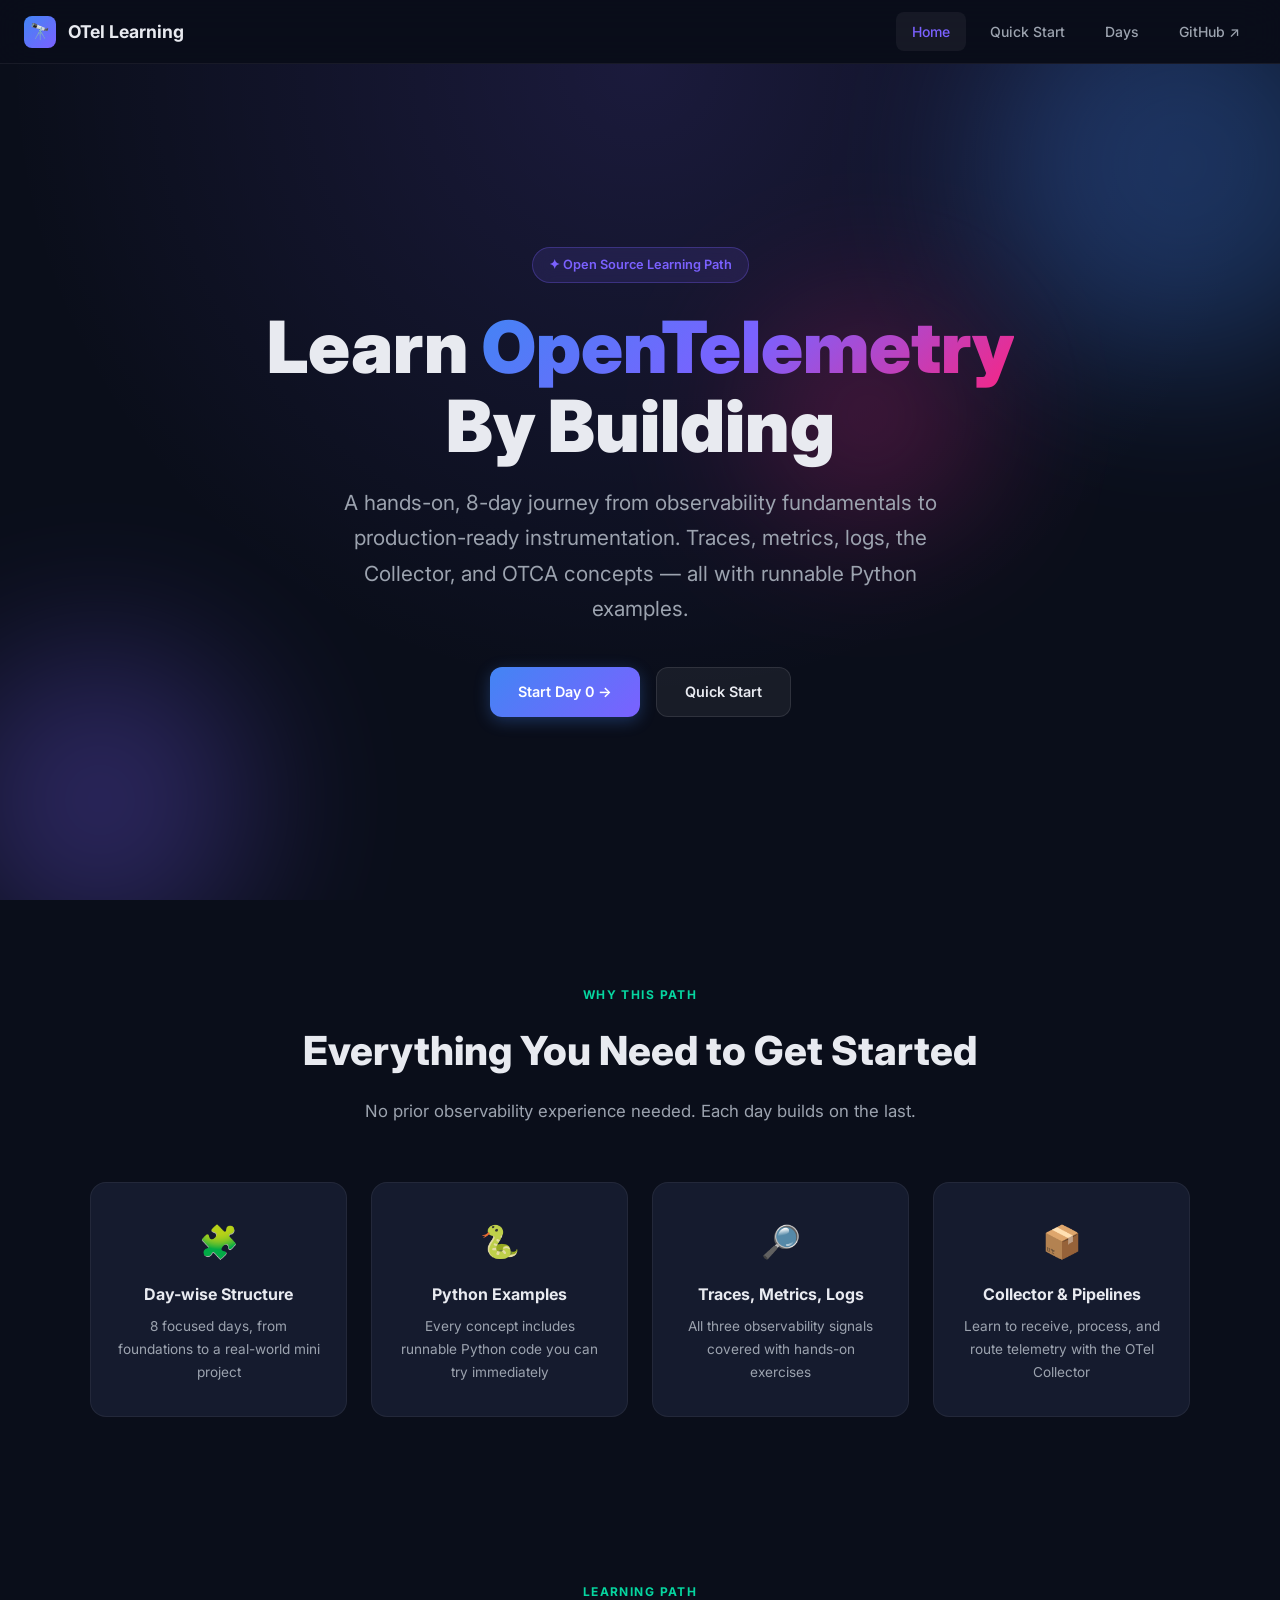
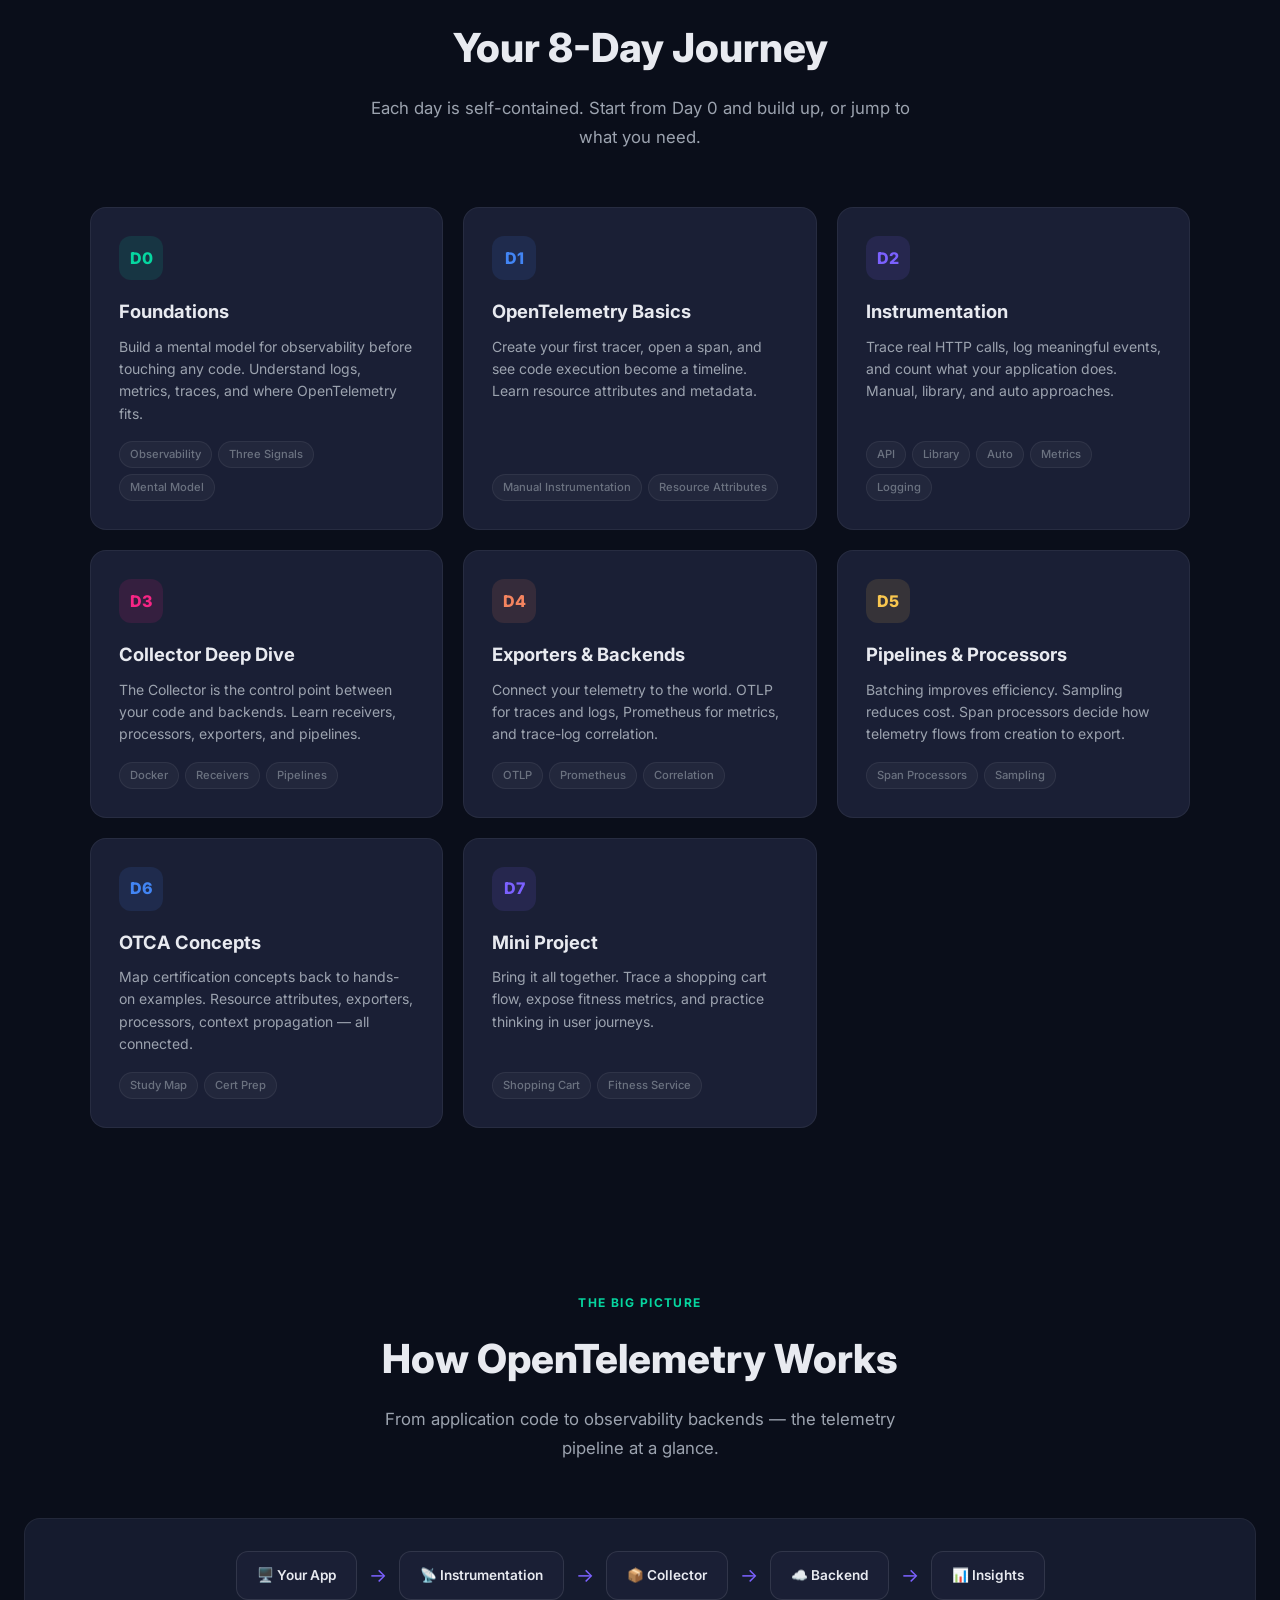
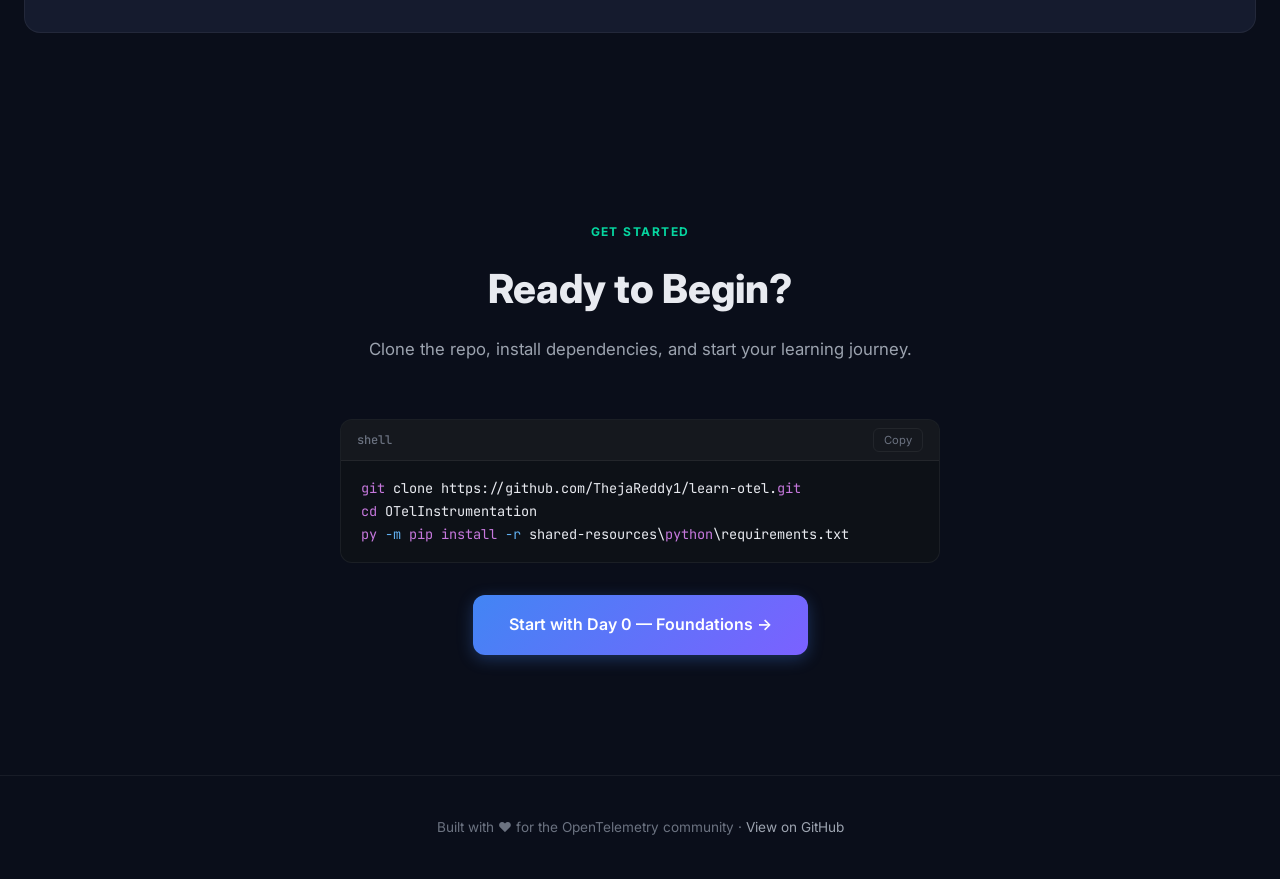
<file: index.html>
<!DOCTYPE html>
<html lang="en">
<head>
  <meta charset="UTF-8">
  <meta name="viewport" content="width=device-width, initial-scale=1.0">
  <title>OpenTelemetry Learning Path — Hands-On Observability in 8 Days</title>
  <meta name="description" content="A beginner-friendly, day-wise OpenTelemetry learning path with hands-on traces, metrics, logs, the Collector, exporters, and OTCA study material.">
  <link rel="stylesheet" href="site/css/style.css">
  <link rel="icon" href="data:image/svg+xml,<svg xmlns='http://www.w3.org/2000/svg' viewBox='0 0 100 100'><text y='.9em' font-size='90'>🔭</text></svg>">
</head>
<body>

  <!-- Header -->
  <header class="site-header">
    <a href="index.html" class="header-logo">
      <span class="logo-icon">🔭</span>
      <span>OTel Learning</span>
    </a>
    <nav class="header-nav">
      <a href="index.html" class="active">Home</a>
      <a href="site/quick-start.html">Quick Start</a>
      <a href="site/day-00.html">Days</a>
      <a href="https://github.com/ThejaReddy1/learn-otel" target="_blank">GitHub ↗</a>
    </nav>
    <button class="menu-toggle" aria-label="Toggle menu">☰</button>
  </header>

  <!-- Main Content (full width, no sidebar) -->
  <main class="main-content full-width">

    <!-- Hero Section -->
    <section class="hero">
      <div class="hero-bg-orb orb-1"></div>
      <div class="hero-bg-orb orb-2"></div>
      <div class="hero-bg-orb orb-3"></div>
      
      <span class="hero-badge">✦ Open Source Learning Path</span>
      
      <h1 class="hero-title">
        Learn <span class="gradient-text">OpenTelemetry</span><br>
        By Building
      </h1>
      
      <p class="hero-subtitle">
        A hands-on, 8-day journey from observability fundamentals to production-ready instrumentation. 
        Traces, metrics, logs, the Collector, and OTCA concepts — all with runnable Python examples.
      </p>
      
      <div class="hero-actions">
        <a href="site/day-00.html" class="btn btn-primary">Start Day 0 →</a>
        <a href="site/quick-start.html" class="btn btn-secondary">Quick Start</a>
      </div>
    </section>

    <!-- Features -->
    <section class="section">
      <div class="section-header">
        <span class="section-tag">Why This Path</span>
        <h2 class="section-title">Everything You Need to Get Started</h2>
        <p class="section-subtitle">No prior observability experience needed. Each day builds on the last.</p>
      </div>
      
      <div class="features-strip">
        <div class="feature-item animate-on-scroll">
          <div class="feature-icon">🧩</div>
          <div class="feature-title">Day-wise Structure</div>
          <div class="feature-desc">8 focused days, from foundations to a real-world mini project</div>
        </div>
        <div class="feature-item animate-on-scroll">
          <div class="feature-icon">🐍</div>
          <div class="feature-title">Python Examples</div>
          <div class="feature-desc">Every concept includes runnable Python code you can try immediately</div>
        </div>
        <div class="feature-item animate-on-scroll">
          <div class="feature-icon">🔎</div>
          <div class="feature-title">Traces, Metrics, Logs</div>
          <div class="feature-desc">All three observability signals covered with hands-on exercises</div>
        </div>
        <div class="feature-item animate-on-scroll">
          <div class="feature-icon">📦</div>
          <div class="feature-title">Collector & Pipelines</div>
          <div class="feature-desc">Learn to receive, process, and route telemetry with the OTel Collector</div>
        </div>
      </div>
    </section>

    <!-- Day Cards -->
    <section class="section">
      <div class="section-header">
        <span class="section-tag">Learning Path</span>
        <h2 class="section-title">Your 8-Day Journey</h2>
        <p class="section-subtitle">Each day is self-contained. Start from Day 0 and build up, or jump to what you need.</p>
      </div>

      <div class="days-grid">
        <!-- Day 0 -->
        <a href="site/day-00.html" class="day-card animate-on-scroll">
          <div class="day-card-number day-0">D0</div>
          <div class="day-card-title">Foundations</div>
          <div class="day-card-desc">Build a mental model for observability before touching any code. Understand logs, metrics, traces, and where OpenTelemetry fits.</div>
          <div class="day-card-modules">
            <span class="module-tag">Observability</span>
            <span class="module-tag">Three Signals</span>
            <span class="module-tag">Mental Model</span>
          </div>
        </a>

        <!-- Day 1 -->
        <a href="site/day-01.html" class="day-card animate-on-scroll">
          <div class="day-card-number day-1">D1</div>
          <div class="day-card-title">OpenTelemetry Basics</div>
          <div class="day-card-desc">Create your first tracer, open a span, and see code execution become a timeline. Learn resource attributes and metadata.</div>
          <div class="day-card-modules">
            <span class="module-tag">Manual Instrumentation</span>
            <span class="module-tag">Resource Attributes</span>
          </div>
        </a>

        <!-- Day 2 -->
        <a href="site/day-02.html" class="day-card animate-on-scroll">
          <div class="day-card-number day-2">D2</div>
          <div class="day-card-title">Instrumentation</div>
          <div class="day-card-desc">Trace real HTTP calls, log meaningful events, and count what your application does. Manual, library, and auto approaches.</div>
          <div class="day-card-modules">
            <span class="module-tag">API</span>
            <span class="module-tag">Library</span>
            <span class="module-tag">Auto</span>
            <span class="module-tag">Metrics</span>
            <span class="module-tag">Logging</span>
          </div>
        </a>

        <!-- Day 3 -->
        <a href="site/day-03.html" class="day-card animate-on-scroll">
          <div class="day-card-number day-3">D3</div>
          <div class="day-card-title">Collector Deep Dive</div>
          <div class="day-card-desc">The Collector is the control point between your code and backends. Learn receivers, processors, exporters, and pipelines.</div>
          <div class="day-card-modules">
            <span class="module-tag">Docker</span>
            <span class="module-tag">Receivers</span>
            <span class="module-tag">Pipelines</span>
          </div>
        </a>

        <!-- Day 4 -->
        <a href="site/day-04.html" class="day-card animate-on-scroll">
          <div class="day-card-number day-4">D4</div>
          <div class="day-card-title">Exporters & Backends</div>
          <div class="day-card-desc">Connect your telemetry to the world. OTLP for traces and logs, Prometheus for metrics, and trace-log correlation.</div>
          <div class="day-card-modules">
            <span class="module-tag">OTLP</span>
            <span class="module-tag">Prometheus</span>
            <span class="module-tag">Correlation</span>
          </div>
        </a>

        <!-- Day 5 -->
        <a href="site/day-05.html" class="day-card animate-on-scroll">
          <div class="day-card-number day-5">D5</div>
          <div class="day-card-title">Pipelines & Processors</div>
          <div class="day-card-desc">Batching improves efficiency. Sampling reduces cost. Span processors decide how telemetry flows from creation to export.</div>
          <div class="day-card-modules">
            <span class="module-tag">Span Processors</span>
            <span class="module-tag">Sampling</span>
          </div>
        </a>

        <!-- Day 6 -->
        <a href="site/day-06.html" class="day-card animate-on-scroll">
          <div class="day-card-number day-6">D6</div>
          <div class="day-card-title">OTCA Concepts</div>
          <div class="day-card-desc">Map certification concepts back to hands-on examples. Resource attributes, exporters, processors, context propagation — all connected.</div>
          <div class="day-card-modules">
            <span class="module-tag">Study Map</span>
            <span class="module-tag">Cert Prep</span>
          </div>
        </a>

        <!-- Day 7 -->
        <a href="site/day-07.html" class="day-card animate-on-scroll">
          <div class="day-card-number day-7">D7</div>
          <div class="day-card-title">Mini Project</div>
          <div class="day-card-desc">Bring it all together. Trace a shopping cart flow, expose fitness metrics, and practice thinking in user journeys.</div>
          <div class="day-card-modules">
            <span class="module-tag">Shopping Cart</span>
            <span class="module-tag">Fitness Service</span>
          </div>
        </a>
      </div>
    </section>

    <!-- Mental Model Diagram -->
    <section class="section">
      <div class="section-header">
        <span class="section-tag">The Big Picture</span>
        <h2 class="section-title">How OpenTelemetry Works</h2>
        <p class="section-subtitle">From application code to observability backends — the telemetry pipeline at a glance.</p>
      </div>
      
      <div class="diagram-box animate-on-scroll">
        <div class="diagram-flow">
          <div class="diagram-node">🖥️ Your App</div>
          <div class="diagram-arrow">→</div>
          <div class="diagram-node">📡 Instrumentation</div>
          <div class="diagram-arrow">→</div>
          <div class="diagram-node">📦 Collector</div>
          <div class="diagram-arrow">→</div>
          <div class="diagram-node">☁️ Backend</div>
          <div class="diagram-arrow">→</div>
          <div class="diagram-node">📊 Insights</div>
        </div>
      </div>
    </section>

    <!-- Quick Start CTA -->
    <section class="section" style="padding-bottom: 120px;">
      <div class="section-header">
        <span class="section-tag">Get Started</span>
        <h2 class="section-title">Ready to Begin?</h2>
        <p class="section-subtitle">Clone the repo, install dependencies, and start your learning journey.</p>
      </div>
      
      <div style="max-width: 600px; margin: 0 auto;">
        <div class="code-block" data-lang="shell">
          <div class="code-header">
            <span class="code-lang">shell</span>
            <button class="code-copy-btn">Copy</button>
          </div>
          <pre><code>git clone https://github.com/ThejaReddy1/learn-otel.git
cd OTelInstrumentation
py -m pip install -r shared-resources\python\requirements.txt</code></pre>
        </div>
        
        <div style="text-align: center; margin-top: 32px;">
          <a href="site/day-00.html" class="btn btn-primary" style="font-size: 1rem; padding: 16px 36px;">
            Start with Day 0 — Foundations →
          </a>
        </div>
      </div>
    </section>

    <!-- Footer -->
    <footer class="site-footer">
      <p>Built with ♥ for the OpenTelemetry community · <a href="https://github.com/ThejaReddy1/learn-otel" target="_blank">View on GitHub</a></p>
    </footer>

  </main>

  <script src="site/js/main.js"></script>
  <script src="site/js/code-highlight.js"></script>
</body>
</html>
</file>
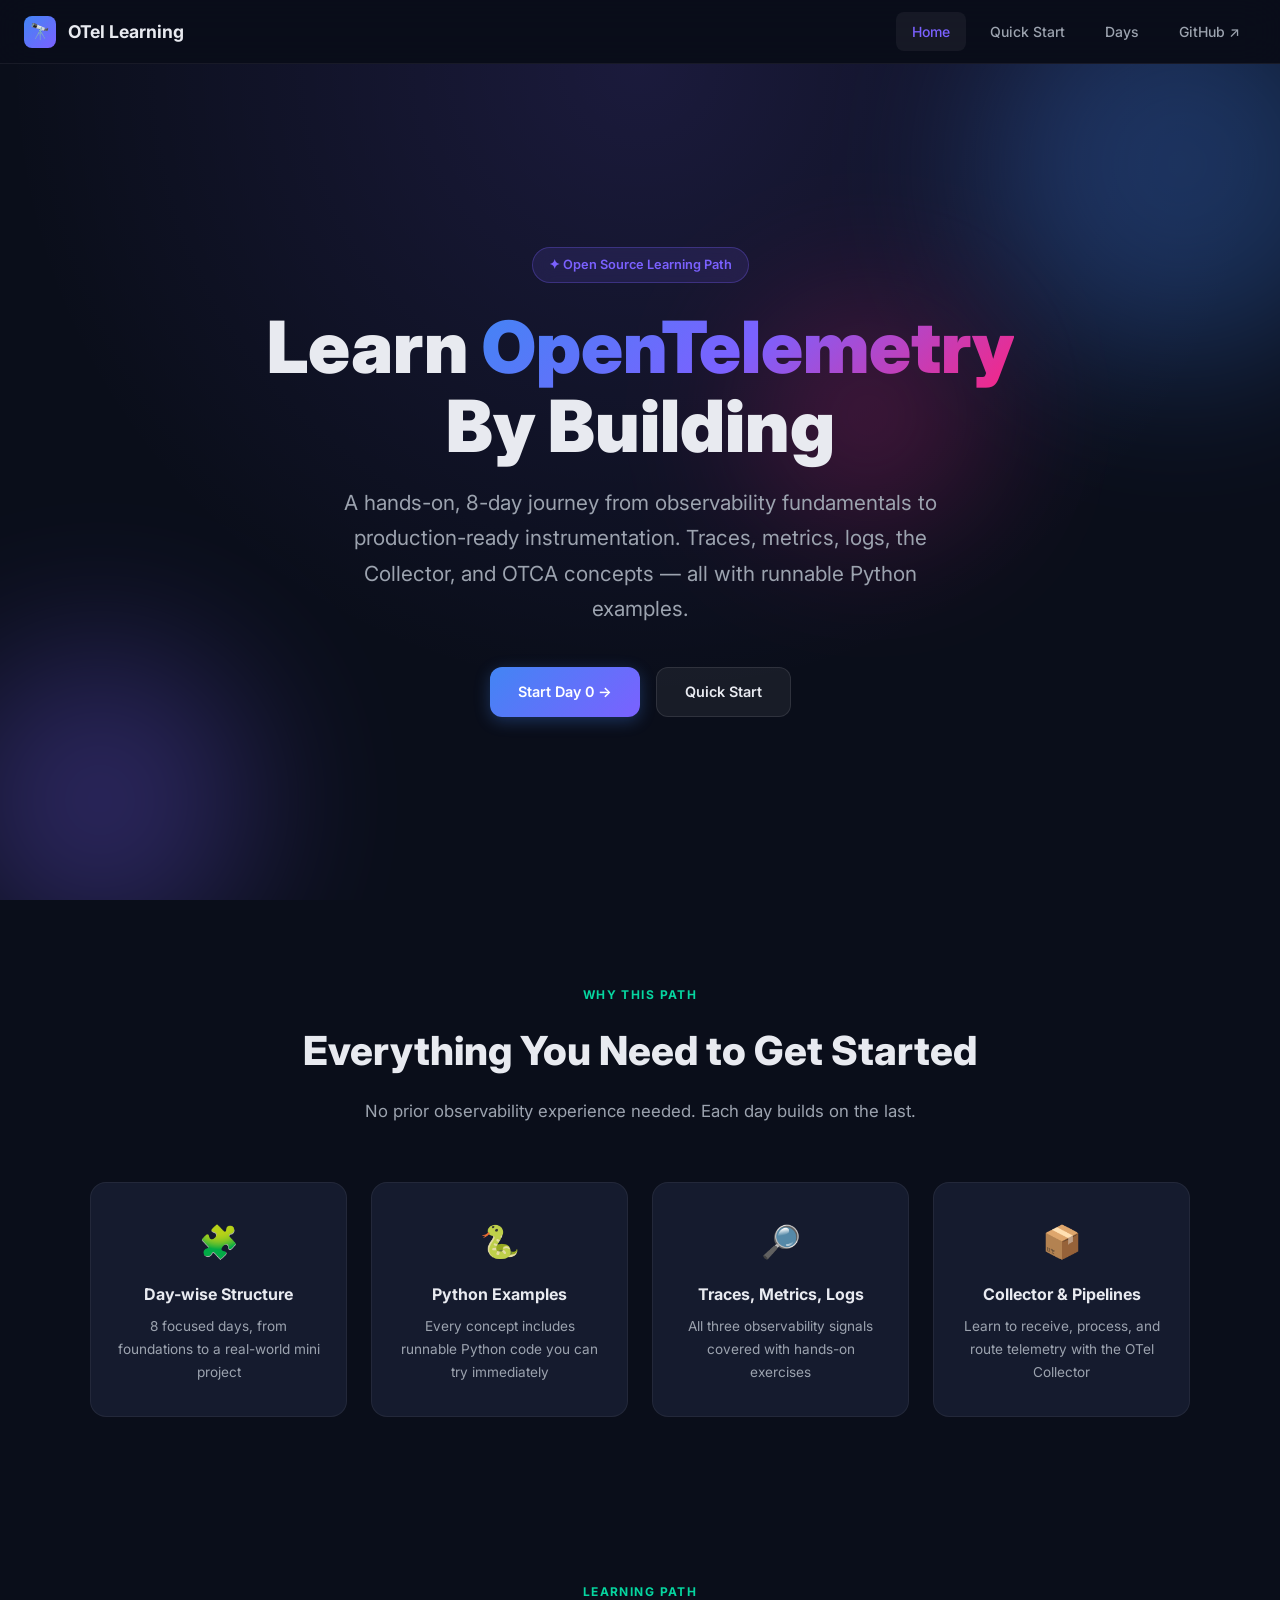
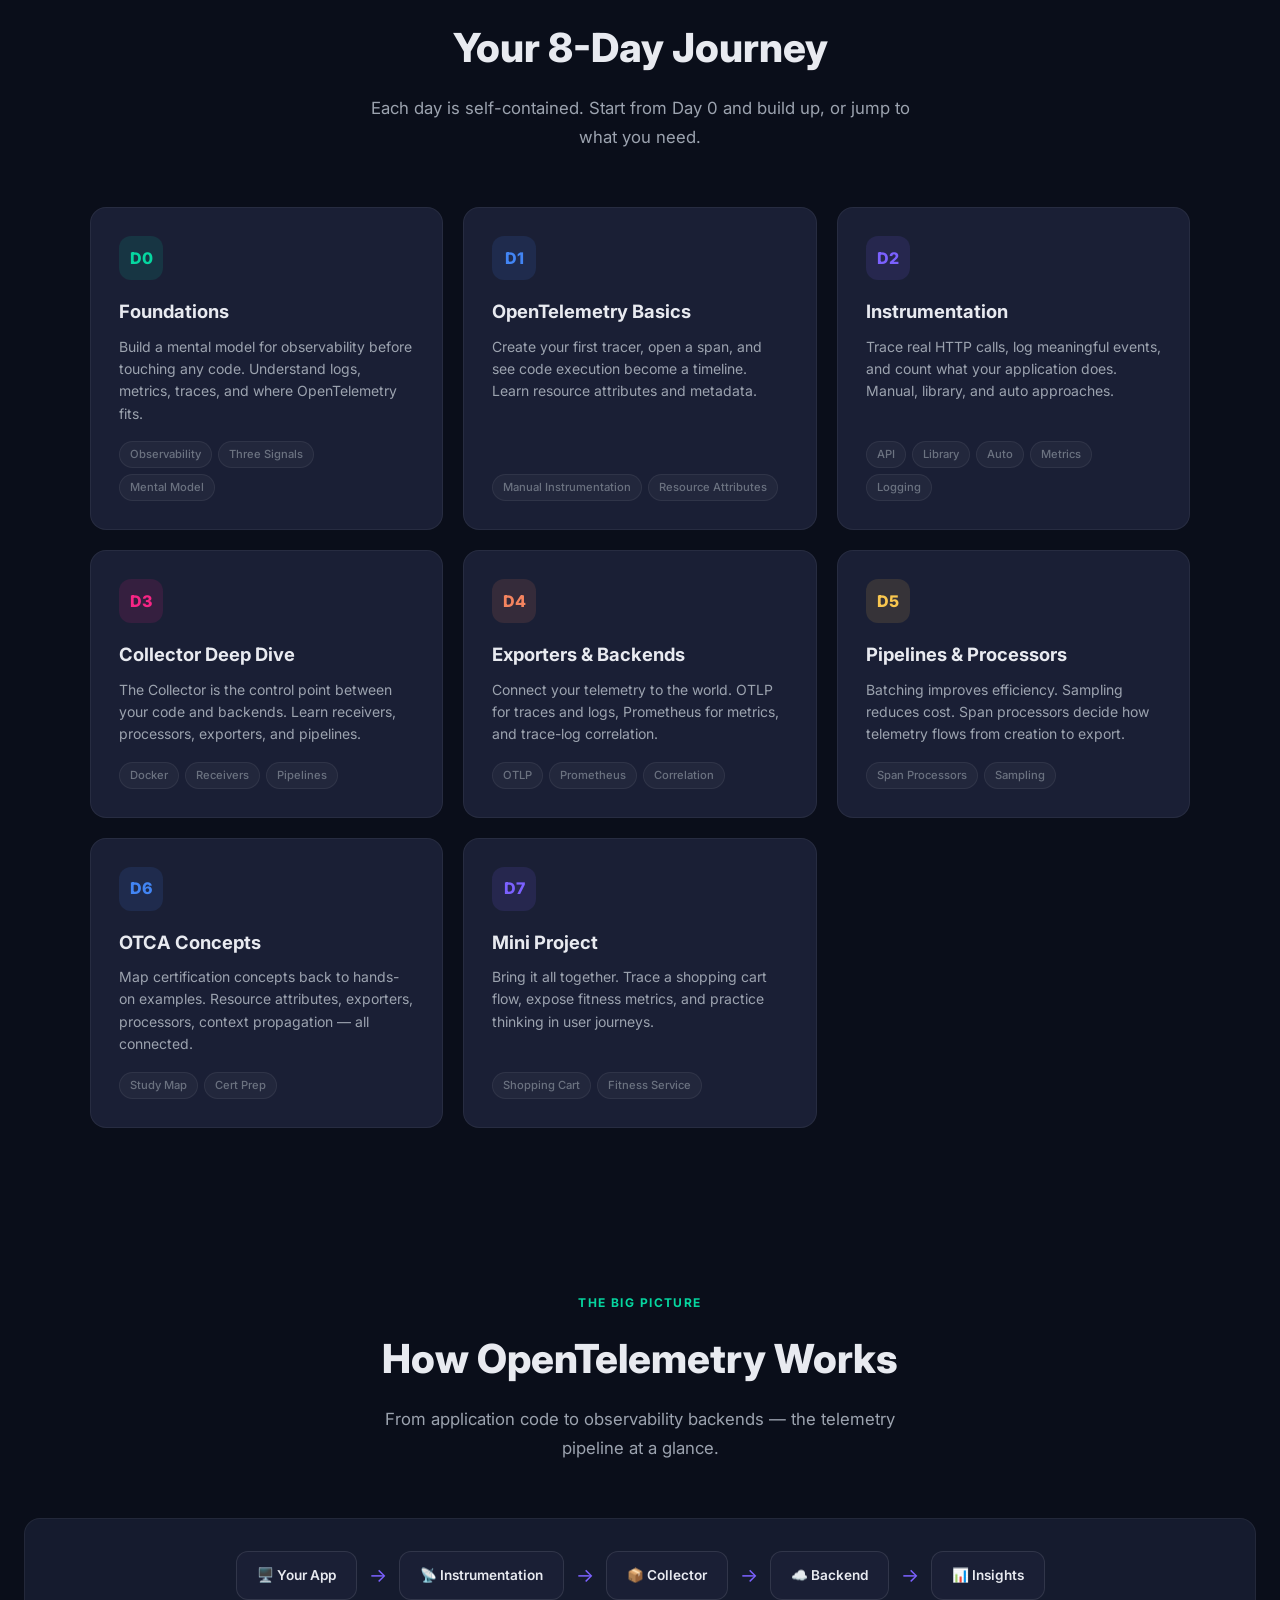
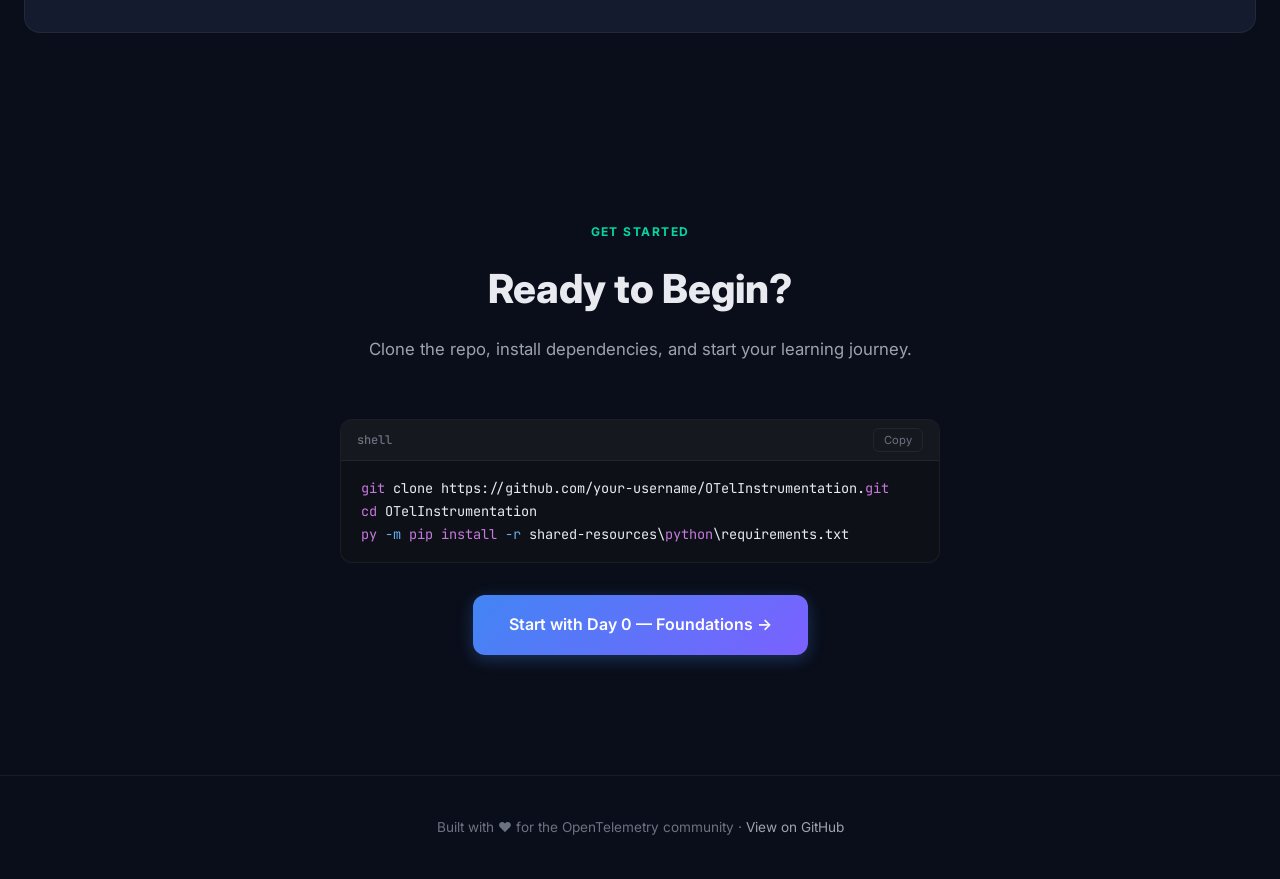
<file: site/index.html>
<!DOCTYPE html>
<html lang="en">
<head>
  <meta charset="UTF-8">
  <meta name="viewport" content="width=device-width, initial-scale=1.0">
  <title>OpenTelemetry Learning Path — Hands-On Observability in 8 Days</title>
  <meta name="description" content="A beginner-friendly, day-wise OpenTelemetry learning path with hands-on traces, metrics, logs, the Collector, exporters, and OTCA study material.">
  <link rel="stylesheet" href="css/style.css">
  <link rel="icon" href="data:image/svg+xml,<svg xmlns='http://www.w3.org/2000/svg' viewBox='0 0 100 100'><text y='.9em' font-size='90'>🔭</text></svg>">
</head>
<body>

  <!-- Header -->
  <header class="site-header">
    <a href="index.html" class="header-logo">
      <span class="logo-icon">🔭</span>
      <span>OTel Learning</span>
    </a>
    <nav class="header-nav">
      <a href="index.html" class="active">Home</a>
      <a href="quick-start.html">Quick Start</a>
      <a href="day-00.html">Days</a>
      <a href="https://github.com" target="_blank">GitHub ↗</a>
    </nav>
    <button class="menu-toggle" aria-label="Toggle menu">☰</button>
  </header>

  <!-- Main Content (full width, no sidebar) -->
  <main class="main-content full-width">

    <!-- Hero Section -->
    <section class="hero">
      <div class="hero-bg-orb orb-1"></div>
      <div class="hero-bg-orb orb-2"></div>
      <div class="hero-bg-orb orb-3"></div>
      
      <span class="hero-badge">✦ Open Source Learning Path</span>
      
      <h1 class="hero-title">
        Learn <span class="gradient-text">OpenTelemetry</span><br>
        By Building
      </h1>
      
      <p class="hero-subtitle">
        A hands-on, 8-day journey from observability fundamentals to production-ready instrumentation. 
        Traces, metrics, logs, the Collector, and OTCA concepts — all with runnable Python examples.
      </p>
      
      <div class="hero-actions">
        <a href="day-00.html" class="btn btn-primary">Start Day 0 →</a>
        <a href="quick-start.html" class="btn btn-secondary">Quick Start</a>
      </div>
    </section>

    <!-- Features -->
    <section class="section">
      <div class="section-header">
        <span class="section-tag">Why This Path</span>
        <h2 class="section-title">Everything You Need to Get Started</h2>
        <p class="section-subtitle">No prior observability experience needed. Each day builds on the last.</p>
      </div>
      
      <div class="features-strip">
        <div class="feature-item animate-on-scroll">
          <div class="feature-icon">🧩</div>
          <div class="feature-title">Day-wise Structure</div>
          <div class="feature-desc">8 focused days, from foundations to a real-world mini project</div>
        </div>
        <div class="feature-item animate-on-scroll">
          <div class="feature-icon">🐍</div>
          <div class="feature-title">Python Examples</div>
          <div class="feature-desc">Every concept includes runnable Python code you can try immediately</div>
        </div>
        <div class="feature-item animate-on-scroll">
          <div class="feature-icon">🔎</div>
          <div class="feature-title">Traces, Metrics, Logs</div>
          <div class="feature-desc">All three observability signals covered with hands-on exercises</div>
        </div>
        <div class="feature-item animate-on-scroll">
          <div class="feature-icon">📦</div>
          <div class="feature-title">Collector & Pipelines</div>
          <div class="feature-desc">Learn to receive, process, and route telemetry with the OTel Collector</div>
        </div>
      </div>
    </section>

    <!-- Day Cards -->
    <section class="section">
      <div class="section-header">
        <span class="section-tag">Learning Path</span>
        <h2 class="section-title">Your 8-Day Journey</h2>
        <p class="section-subtitle">Each day is self-contained. Start from Day 0 and build up, or jump to what you need.</p>
      </div>

      <div class="days-grid">
        <!-- Day 0 -->
        <a href="day-00.html" class="day-card animate-on-scroll">
          <div class="day-card-number day-0">D0</div>
          <div class="day-card-title">Foundations</div>
          <div class="day-card-desc">Build a mental model for observability before touching any code. Understand logs, metrics, traces, and where OpenTelemetry fits.</div>
          <div class="day-card-modules">
            <span class="module-tag">Observability</span>
            <span class="module-tag">Three Signals</span>
            <span class="module-tag">Mental Model</span>
          </div>
        </a>

        <!-- Day 1 -->
        <a href="day-01.html" class="day-card animate-on-scroll">
          <div class="day-card-number day-1">D1</div>
          <div class="day-card-title">OpenTelemetry Basics</div>
          <div class="day-card-desc">Create your first tracer, open a span, and see code execution become a timeline. Learn resource attributes and metadata.</div>
          <div class="day-card-modules">
            <span class="module-tag">Manual Instrumentation</span>
            <span class="module-tag">Resource Attributes</span>
          </div>
        </a>

        <!-- Day 2 -->
        <a href="day-02.html" class="day-card animate-on-scroll">
          <div class="day-card-number day-2">D2</div>
          <div class="day-card-title">Instrumentation</div>
          <div class="day-card-desc">Trace real HTTP calls, log meaningful events, and count what your application does. Manual, library, and auto approaches.</div>
          <div class="day-card-modules">
            <span class="module-tag">API</span>
            <span class="module-tag">Library</span>
            <span class="module-tag">Auto</span>
            <span class="module-tag">Metrics</span>
            <span class="module-tag">Logging</span>
          </div>
        </a>

        <!-- Day 3 -->
        <a href="day-03.html" class="day-card animate-on-scroll">
          <div class="day-card-number day-3">D3</div>
          <div class="day-card-title">Collector Deep Dive</div>
          <div class="day-card-desc">The Collector is the control point between your code and backends. Learn receivers, processors, exporters, and pipelines.</div>
          <div class="day-card-modules">
            <span class="module-tag">Docker</span>
            <span class="module-tag">Receivers</span>
            <span class="module-tag">Pipelines</span>
          </div>
        </a>

        <!-- Day 4 -->
        <a href="day-04.html" class="day-card animate-on-scroll">
          <div class="day-card-number day-4">D4</div>
          <div class="day-card-title">Exporters & Backends</div>
          <div class="day-card-desc">Connect your telemetry to the world. OTLP for traces and logs, Prometheus for metrics, and trace-log correlation.</div>
          <div class="day-card-modules">
            <span class="module-tag">OTLP</span>
            <span class="module-tag">Prometheus</span>
            <span class="module-tag">Correlation</span>
          </div>
        </a>

        <!-- Day 5 -->
        <a href="day-05.html" class="day-card animate-on-scroll">
          <div class="day-card-number day-5">D5</div>
          <div class="day-card-title">Pipelines & Processors</div>
          <div class="day-card-desc">Batching improves efficiency. Sampling reduces cost. Span processors decide how telemetry flows from creation to export.</div>
          <div class="day-card-modules">
            <span class="module-tag">Span Processors</span>
            <span class="module-tag">Sampling</span>
          </div>
        </a>

        <!-- Day 6 -->
        <a href="day-06.html" class="day-card animate-on-scroll">
          <div class="day-card-number day-6">D6</div>
          <div class="day-card-title">OTCA Concepts</div>
          <div class="day-card-desc">Map certification concepts back to hands-on examples. Resource attributes, exporters, processors, context propagation — all connected.</div>
          <div class="day-card-modules">
            <span class="module-tag">Study Map</span>
            <span class="module-tag">Cert Prep</span>
          </div>
        </a>

        <!-- Day 7 -->
        <a href="day-07.html" class="day-card animate-on-scroll">
          <div class="day-card-number day-7">D7</div>
          <div class="day-card-title">Mini Project</div>
          <div class="day-card-desc">Bring it all together. Trace a shopping cart flow, expose fitness metrics, and practice thinking in user journeys.</div>
          <div class="day-card-modules">
            <span class="module-tag">Shopping Cart</span>
            <span class="module-tag">Fitness Service</span>
          </div>
        </a>
      </div>
    </section>

    <!-- Mental Model Diagram -->
    <section class="section">
      <div class="section-header">
        <span class="section-tag">The Big Picture</span>
        <h2 class="section-title">How OpenTelemetry Works</h2>
        <p class="section-subtitle">From application code to observability backends — the telemetry pipeline at a glance.</p>
      </div>
      
      <div class="diagram-box animate-on-scroll">
        <div class="diagram-flow">
          <div class="diagram-node">🖥️ Your App</div>
          <div class="diagram-arrow">→</div>
          <div class="diagram-node">📡 Instrumentation</div>
          <div class="diagram-arrow">→</div>
          <div class="diagram-node">📦 Collector</div>
          <div class="diagram-arrow">→</div>
          <div class="diagram-node">☁️ Backend</div>
          <div class="diagram-arrow">→</div>
          <div class="diagram-node">📊 Insights</div>
        </div>
      </div>
    </section>

    <!-- Quick Start CTA -->
    <section class="section" style="padding-bottom: 120px;">
      <div class="section-header">
        <span class="section-tag">Get Started</span>
        <h2 class="section-title">Ready to Begin?</h2>
        <p class="section-subtitle">Clone the repo, install dependencies, and start your learning journey.</p>
      </div>
      
      <div style="max-width: 600px; margin: 0 auto;">
        <div class="code-block" data-lang="shell">
          <div class="code-header">
            <span class="code-lang">shell</span>
            <button class="code-copy-btn">Copy</button>
          </div>
          <pre><code>git clone https://github.com/your-username/OTelInstrumentation.git
cd OTelInstrumentation
py -m pip install -r shared-resources\python\requirements.txt</code></pre>
        </div>
        
        <div style="text-align: center; margin-top: 32px;">
          <a href="day-00.html" class="btn btn-primary" style="font-size: 1rem; padding: 16px 36px;">
            Start with Day 0 — Foundations →
          </a>
        </div>
      </div>
    </section>

    <!-- Footer -->
    <footer class="site-footer">
      <p>Built with ♥ for the OpenTelemetry community · <a href="https://github.com" target="_blank">View on GitHub</a></p>
    </footer>

  </main>

  <script src="js/main.js"></script>
  <script src="js/code-highlight.js"></script>
</body>
</html>
</file>
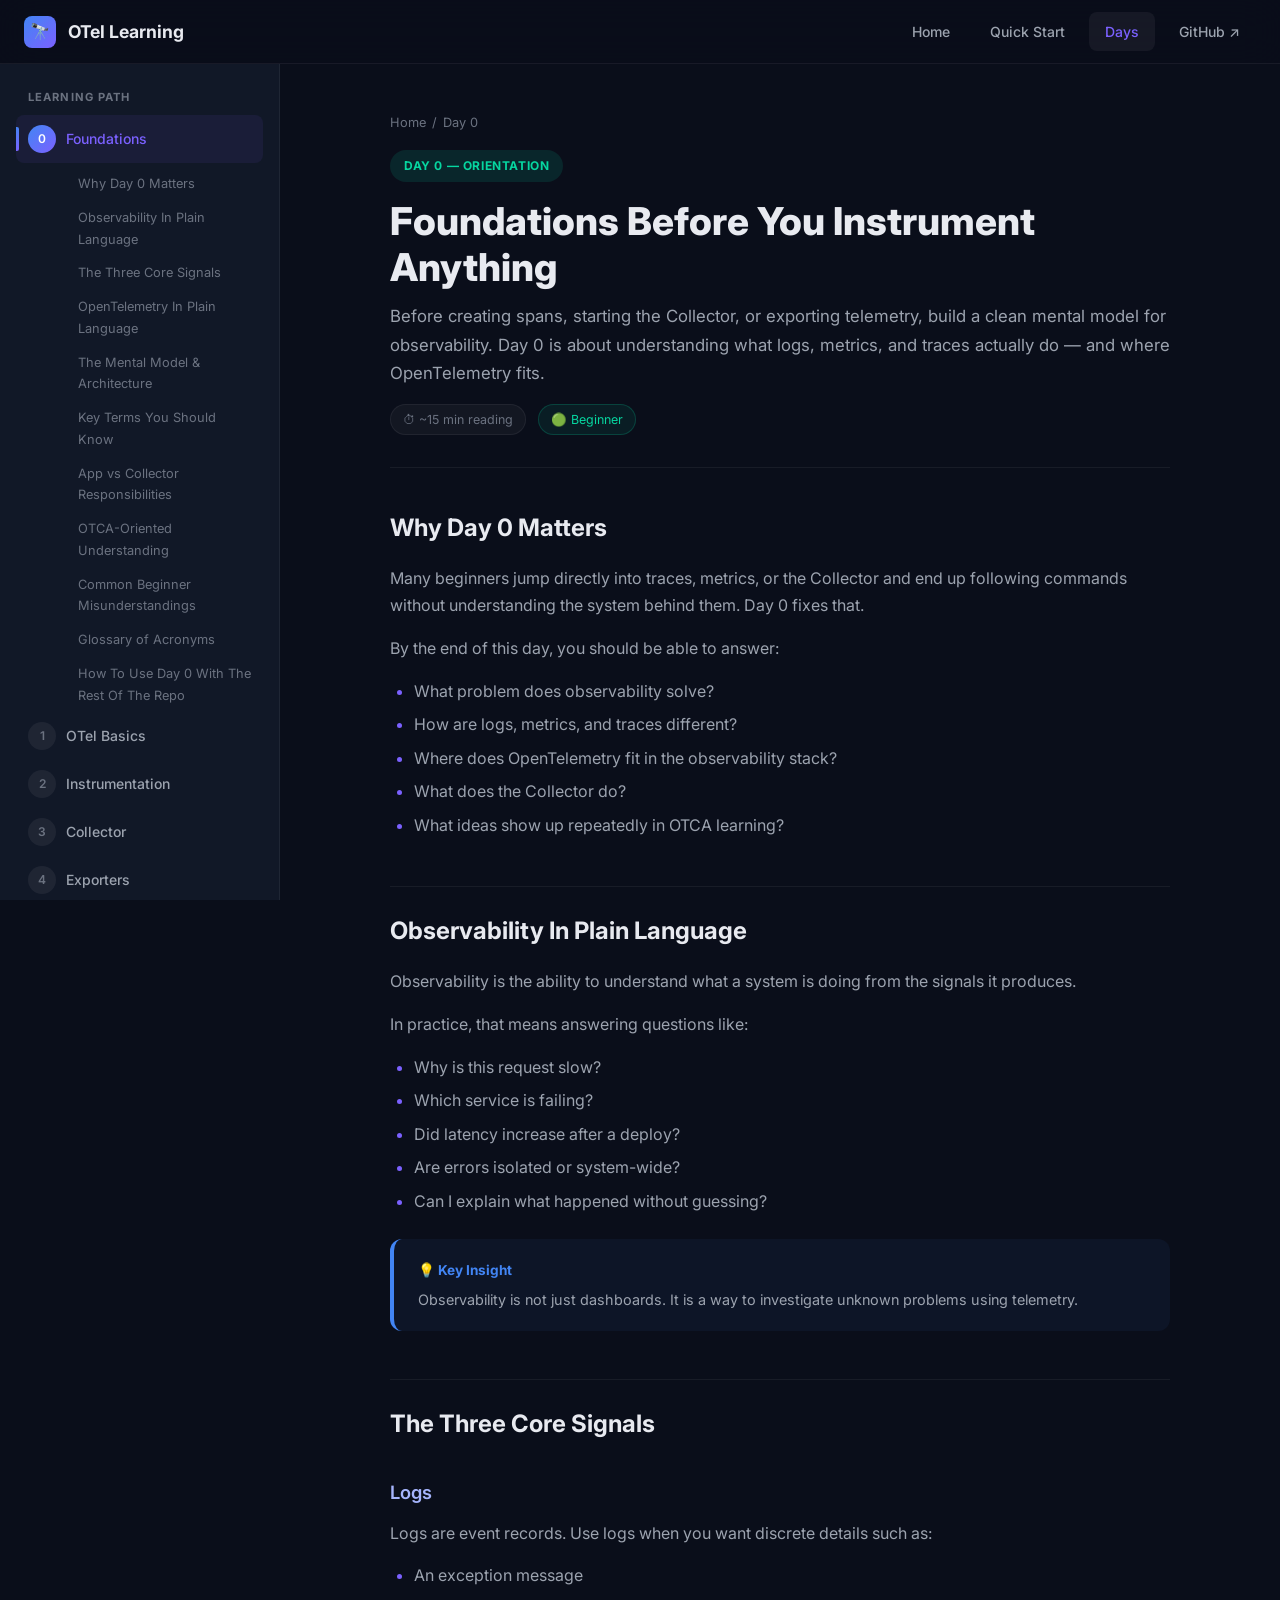
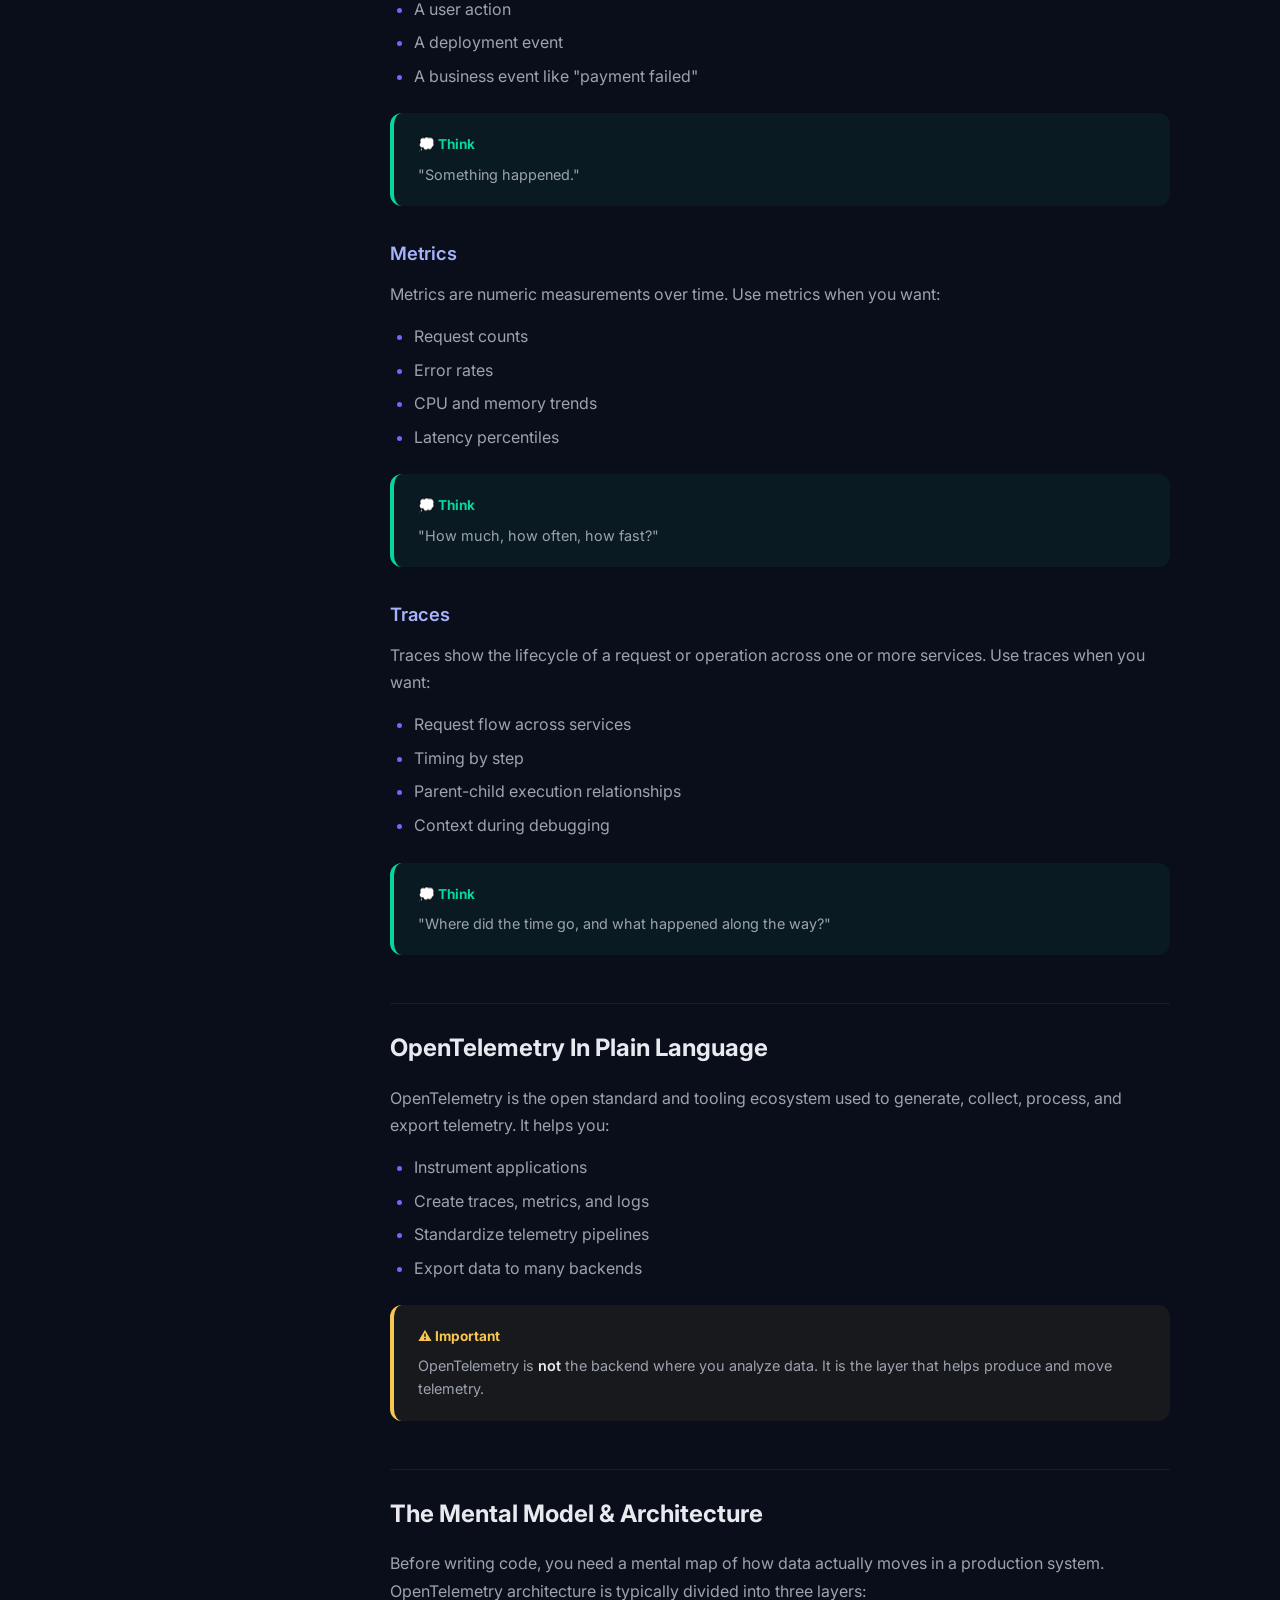
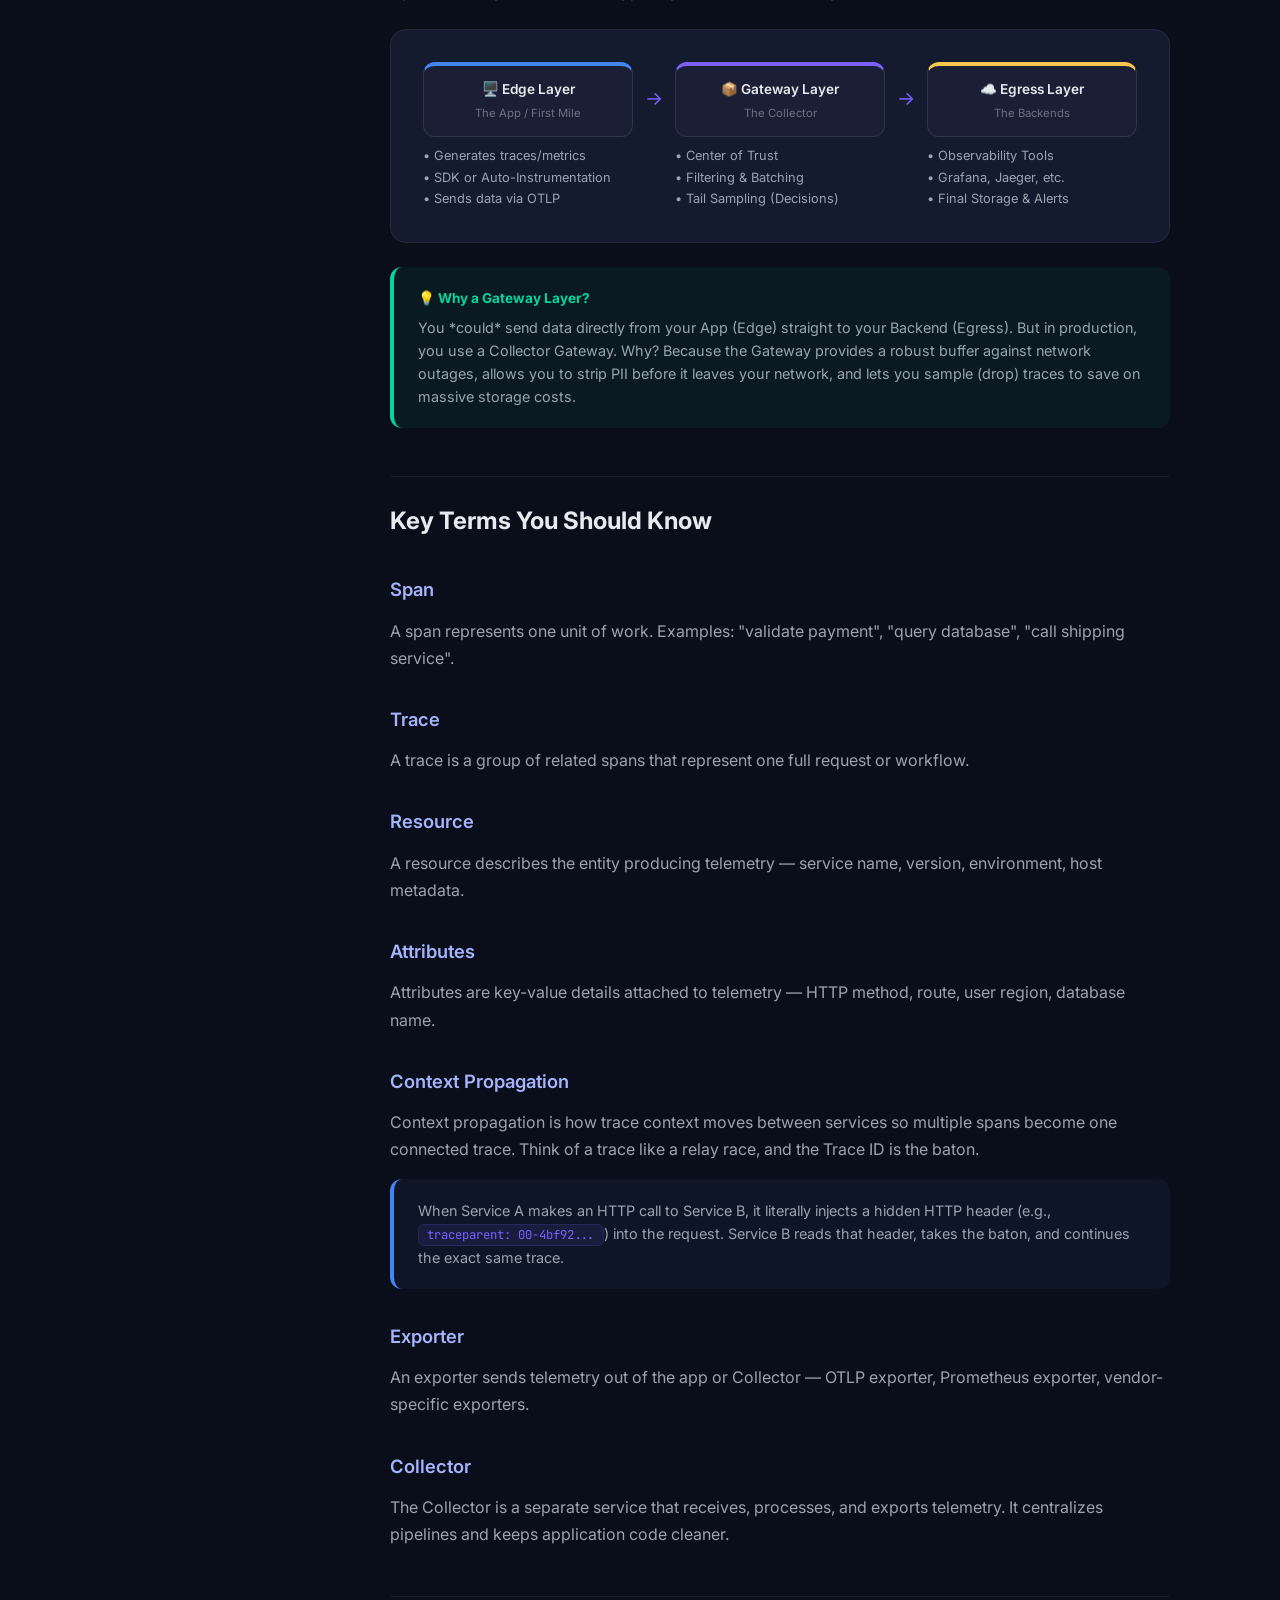
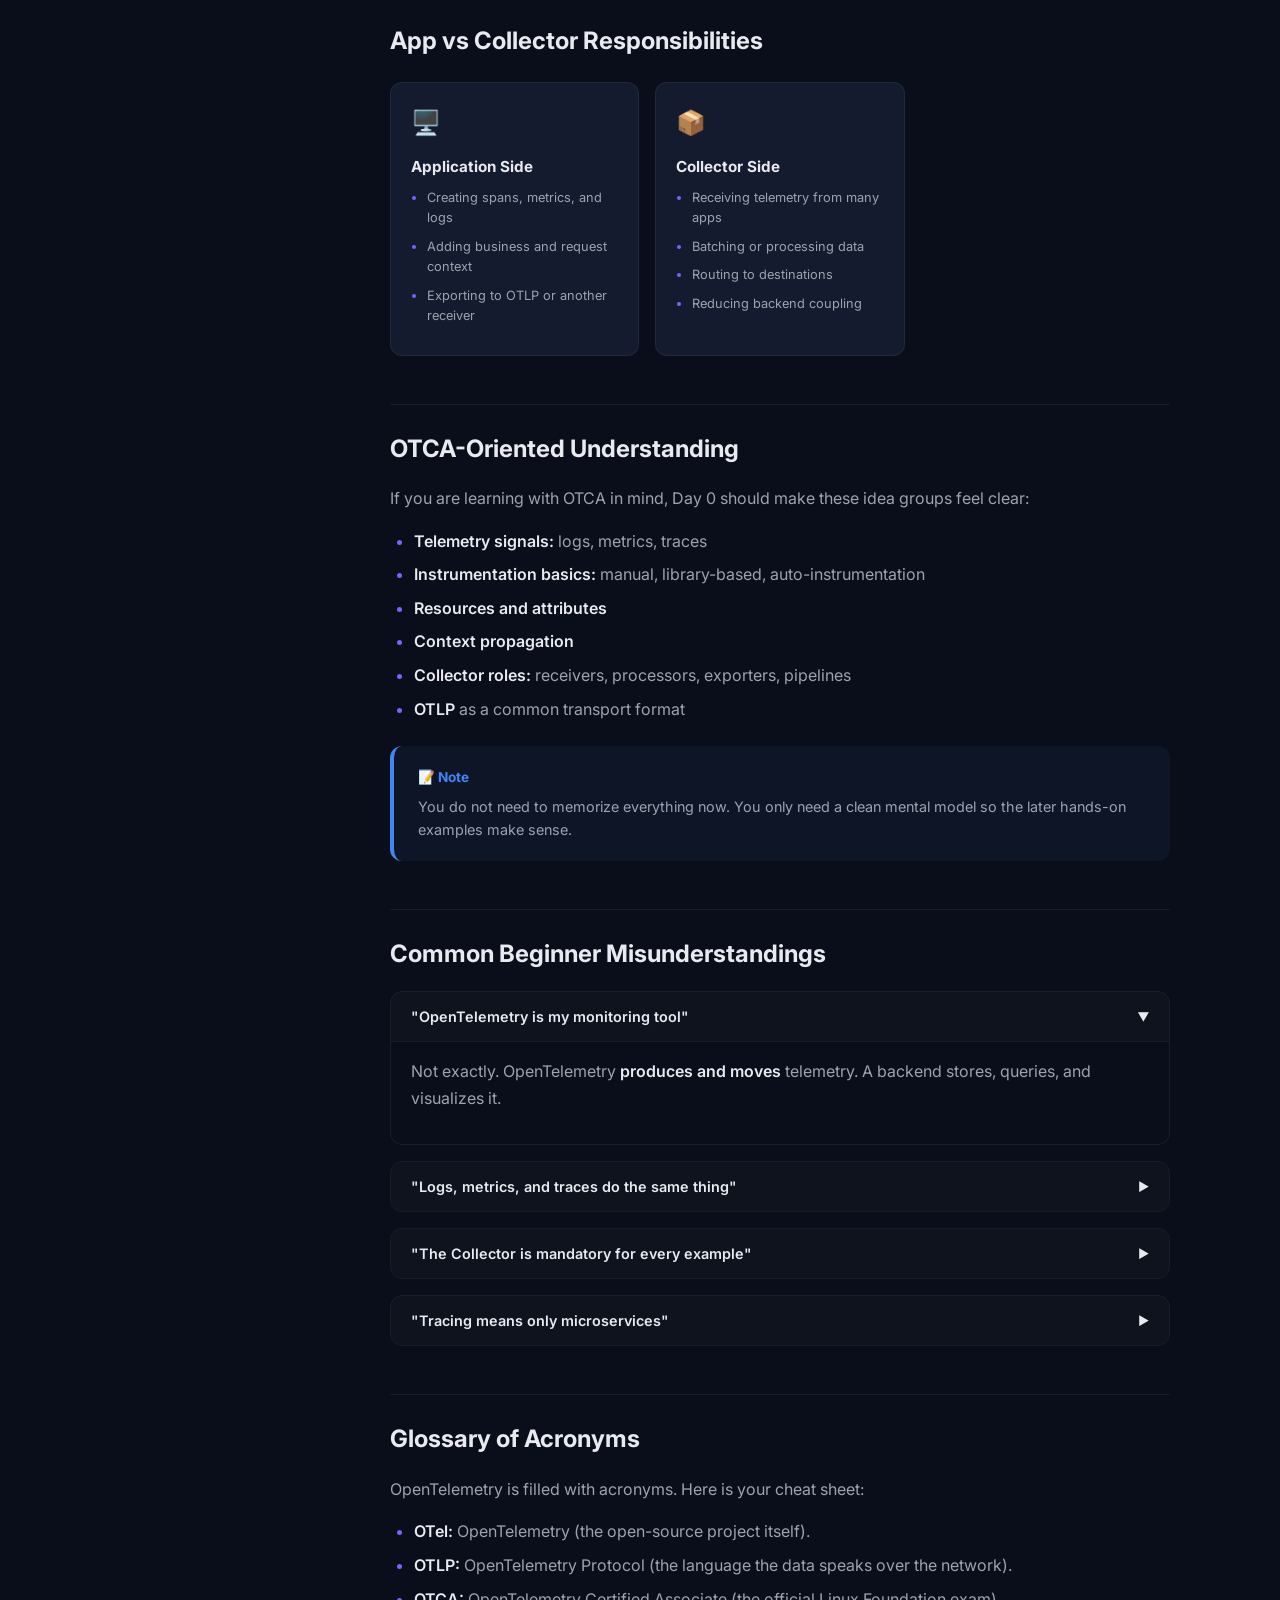
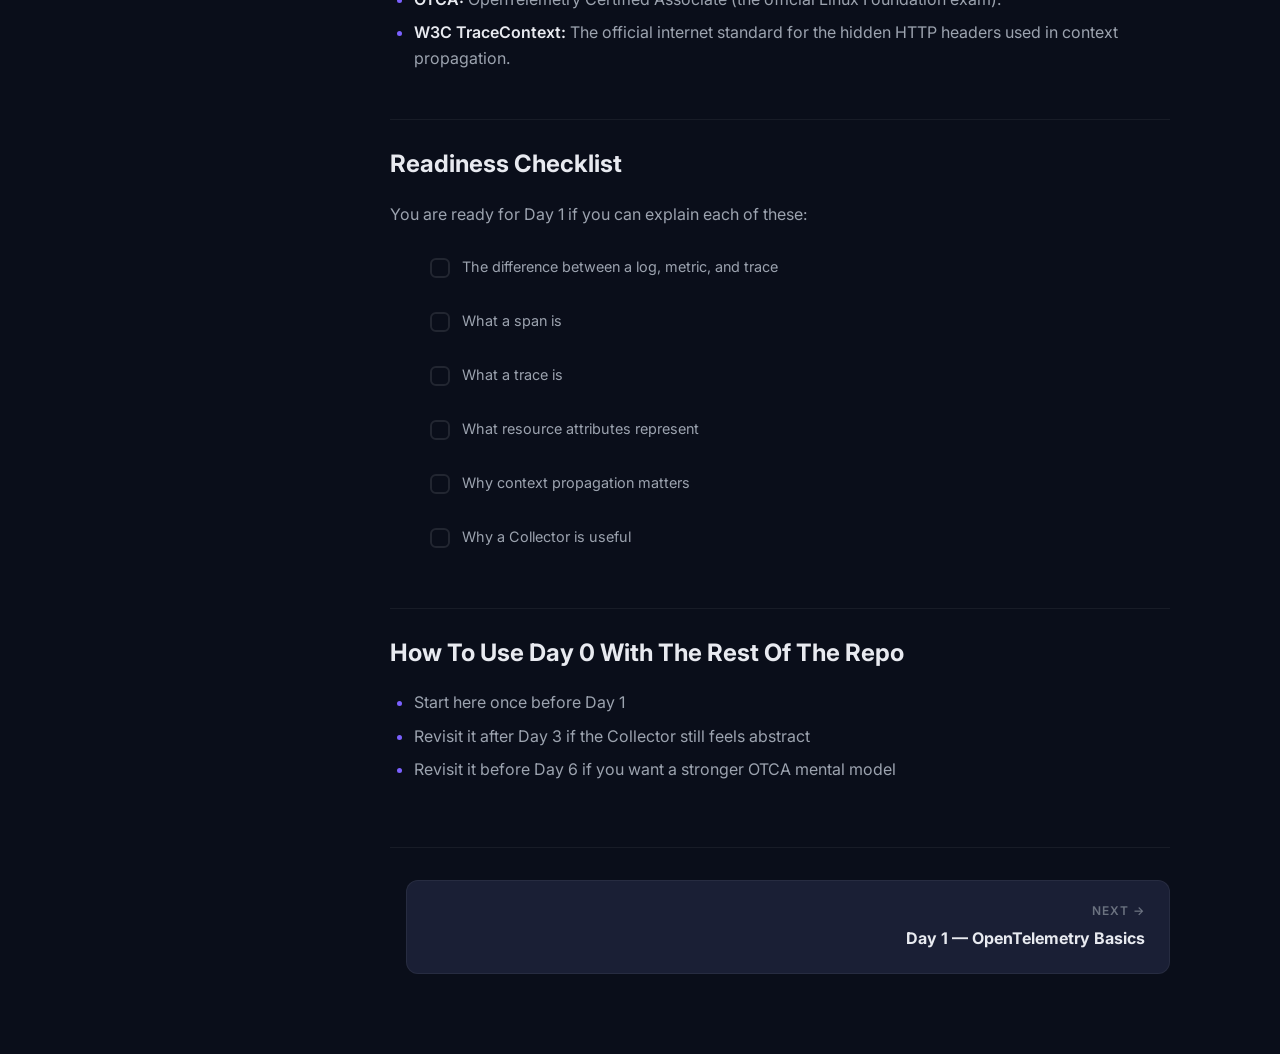
<file: site/day-00.html>
<!DOCTYPE html>
<html lang="en">
<head>
  <meta charset="UTF-8">
  <meta name="viewport" content="width=device-width, initial-scale=1.0">
  <title>Day 0 — Foundations Before You Instrument | OTel Learning</title>
  <meta name="description" content="Build a clean mental model for observability. Understand logs, metrics, traces, and where OpenTelemetry fits before writing your first line of instrumentation code.">
  <link rel="stylesheet" href="css/style.css">
  <link rel="icon" href="data:image/svg+xml,<svg xmlns='http://www.w3.org/2000/svg' viewBox='0 0 100 100'><text y='.9em' font-size='90'>🔭</text></svg>">
</head>
<body>

  <!-- Header -->
  <header class="site-header">
    <a href="../index.html" class="header-logo">
      <span class="logo-icon">🔭</span>
      <span>OTel Learning</span>
    </a>
    <nav class="header-nav">
      <a href="../index.html">Home</a>
      <a href="quick-start.html">Quick Start</a>
      <a href="day-00.html" class="active">Days</a>
      <a href="https://github.com/ThejaReddy1/learn-otel" target="_blank">GitHub ↗</a>
    </nav>
    <button class="menu-toggle" aria-label="Toggle menu">☰</button>
  </header>

  <!-- Sidebar -->
  <aside class="sidebar">
    <div class="sidebar-section">
      <div class="sidebar-section-title">Learning Path</div>
      <a href="day-00.html" class="sidebar-link active" data-day="0">
        <span class="day-badge">0</span>
        <span>Foundations</span>
        <span class="check-icon">✓</span>
      </a>
      <a href="day-01.html" class="sidebar-link" data-day="1">
        <span class="day-badge">1</span>
        <span>OTel Basics</span>
        <span class="check-icon">✓</span>
      </a>
      <a href="day-02.html" class="sidebar-link" data-day="2">
        <span class="day-badge">2</span>
        <span>Instrumentation</span>
        <span class="check-icon">✓</span>
      </a>
      <a href="day-03.html" class="sidebar-link" data-day="3">
        <span class="day-badge">3</span>
        <span>Collector</span>
        <span class="check-icon">✓</span>
      </a>
      <a href="day-04.html" class="sidebar-link" data-day="4">
        <span class="day-badge">4</span>
        <span>Exporters</span>
        <span class="check-icon">✓</span>
      </a>
      <a href="day-05.html" class="sidebar-link" data-day="5">
        <span class="day-badge">5</span>
        <span>Pipelines</span>
        <span class="check-icon">✓</span>
      </a>
      <a href="day-06.html" class="sidebar-link" data-day="6">
        <span class="day-badge">6</span>
        <span>OTCA Concepts</span>
        <span class="check-icon">✓</span>
      </a>
      <a href="day-07.html" class="sidebar-link" data-day="7">
        <span class="day-badge">7</span>
        <span>Mini Project</span>
        <span class="check-icon">✓</span>
      </a>
    </div>
    <div class="sidebar-section">
      <div class="sidebar-section-title">Resources</div>
      <a href="quick-start.html" class="sidebar-link">
        <span class="day-badge">⚡</span>
        <span>Quick Start</span>
      </a>
    </div>
  </aside>
  <div class="sidebar-overlay"></div>

  <!-- Main Content -->
  <main class="main-content">
    <div class="content-wrapper">

      <!-- Page Header -->
      <div class="page-header">
        <div class="page-breadcrumb">
          <a href="../index.html">Home</a> <span>/</span> <span>Day 0</span>
        </div>
        <div class="page-day-label day-0">Day 0 — Orientation</div>
        <h1 class="page-title">Foundations Before You Instrument Anything</h1>
        <p class="page-description">
          Before creating spans, starting the Collector, or exporting telemetry, build a clean mental model for observability. 
          Day 0 is about understanding what logs, metrics, and traces actually do — and where OpenTelemetry fits.
        </p>
        <div style="display:flex;gap:12px;margin-top:16px;flex-wrap:wrap;">
          <span style="font-size:0.78rem;color:var(--text-muted);background:rgba(255,255,255,0.04);border:1px solid var(--border-subtle);padding:4px 12px;border-radius:100px;">⏱ ~15 min reading</span>
          <span style="font-size:0.78rem;color:var(--accent-cyan);background:rgba(6,214,160,0.08);border:1px solid rgba(6,214,160,0.2);padding:4px 12px;border-radius:100px;">🟢 Beginner</span>
        </div>
      </div>

      <!-- Content -->
      <div class="content">

        <h2 id="why-day0">Why Day 0 Matters</h2>
        <p>Many beginners jump directly into traces, metrics, or the Collector and end up following commands without understanding the system behind them. Day 0 fixes that.</p>
        <p>By the end of this day, you should be able to answer:</p>
        <ul>
          <li>What problem does observability solve?</li>
          <li>How are logs, metrics, and traces different?</li>
          <li>Where does OpenTelemetry fit in the observability stack?</li>
          <li>What does the Collector do?</li>
          <li>What ideas show up repeatedly in OTCA learning?</li>
        </ul>

        <h2 id="observability">Observability In Plain Language</h2>
        <p>Observability is the ability to understand what a system is doing from the signals it produces.</p>
        <p>In practice, that means answering questions like:</p>
        <ul>
          <li>Why is this request slow?</li>
          <li>Which service is failing?</li>
          <li>Did latency increase after a deploy?</li>
          <li>Are errors isolated or system-wide?</li>
          <li>Can I explain what happened without guessing?</li>
        </ul>

        <div class="callout callout-info">
          <div class="callout-title">💡 Key Insight</div>
          <div class="callout-body">Observability is not just dashboards. It is a way to investigate unknown problems using telemetry.</div>
        </div>

        <h2 id="three-signals">The Three Core Signals</h2>

        <h3 id="logs">Logs</h3>
        <p>Logs are event records. Use logs when you want discrete details such as:</p>
        <ul>
          <li>An exception message</li>
          <li>A user action</li>
          <li>A deployment event</li>
          <li>A business event like "payment failed"</li>
        </ul>
        <div class="callout callout-tip">
          <div class="callout-title">💭 Think</div>
          <div class="callout-body">"Something happened."</div>
        </div>

        <h3 id="metrics">Metrics</h3>
        <p>Metrics are numeric measurements over time. Use metrics when you want:</p>
        <ul>
          <li>Request counts</li>
          <li>Error rates</li>
          <li>CPU and memory trends</li>
          <li>Latency percentiles</li>
        </ul>
        <div class="callout callout-tip">
          <div class="callout-title">💭 Think</div>
          <div class="callout-body">"How much, how often, how fast?"</div>
        </div>

        <h3 id="traces">Traces</h3>
        <p>Traces show the lifecycle of a request or operation across one or more services. Use traces when you want:</p>
        <ul>
          <li>Request flow across services</li>
          <li>Timing by step</li>
          <li>Parent-child execution relationships</li>
          <li>Context during debugging</li>
        </ul>
        <div class="callout callout-tip">
          <div class="callout-title">💭 Think</div>
          <div class="callout-body">"Where did the time go, and what happened along the way?"</div>
        </div>

        <h2 id="otel">OpenTelemetry In Plain Language</h2>
        <p>OpenTelemetry is the open standard and tooling ecosystem used to generate, collect, process, and export telemetry. It helps you:</p>
        <ul>
          <li>Instrument applications</li>
          <li>Create traces, metrics, and logs</li>
          <li>Standardize telemetry pipelines</li>
          <li>Export data to many backends</li>
        </ul>

        <div class="callout callout-warning">
          <div class="callout-title">⚠️ Important</div>
          <div class="callout-body">OpenTelemetry is <strong>not</strong> the backend where you analyze data. It is the layer that helps produce and move telemetry.</div>
        </div>

        <h2 id="mental-model">The Mental Model & Architecture</h2>
        <p>Before writing code, you need a mental map of how data actually moves in a production system. OpenTelemetry architecture is typically divided into three layers:</p>

        <div class="diagram-box">
          <div class="diagram-flow" style="display:grid; grid-template-columns: 1fr auto 1fr auto 1fr; gap: 12px; align-items: start;">
            <div style="display:flex; flex-direction:column; gap:8px;">
              <div class="diagram-node" style="border-top: 4px solid var(--accent-blue);">🖥️ Edge Layer<br><small style="font-weight:normal;color:var(--text-muted)">The App / First Mile</small></div>
              <div style="font-size:0.8rem; text-align:left; color:var(--text-secondary);">
                • Generates traces/metrics<br>
                • SDK or Auto-Instrumentation<br>
                • Sends data via OTLP
              </div>
            </div>
            <div class="diagram-arrow" style="margin-top:20px;">→</div>
            <div style="display:flex; flex-direction:column; gap:8px;">
              <div class="diagram-node" style="border-top: 4px solid var(--accent-purple);">📦 Gateway Layer<br><small style="font-weight:normal;color:var(--text-muted)">The Collector</small></div>
              <div style="font-size:0.8rem; text-align:left; color:var(--text-secondary);">
                • Center of Trust<br>
                • Filtering & Batching<br>
                • Tail Sampling (Decisions)
              </div>
            </div>
            <div class="diagram-arrow" style="margin-top:20px;">→</div>
            <div style="display:flex; flex-direction:column; gap:8px;">
              <div class="diagram-node" style="border-top: 4px solid var(--accent-yellow);">☁️ Egress Layer<br><small style="font-weight:normal;color:var(--text-muted)">The Backends</small></div>
              <div style="font-size:0.8rem; text-align:left; color:var(--text-secondary);">
                • Observability Tools<br>
                • Grafana, Jaeger, etc.<br>
                • Final Storage & Alerts
              </div>
            </div>
          </div>
        </div>

        <div class="callout callout-tip">
          <div class="callout-title">💡 Why a Gateway Layer?</div>
          <div class="callout-body">
            You *could* send data directly from your App (Edge) straight to your Backend (Egress). But in production, you use a Collector Gateway. Why? Because the Gateway provides a robust buffer against network outages, allows you to strip PII before it leaves your network, and lets you sample (drop) traces to save on massive storage costs.
          </div>
        </div>

        <h2 id="key-terms">Key Terms You Should Know</h2>

        <h3>Span</h3>
        <p>A span represents one unit of work. Examples: "validate payment", "query database", "call shipping service".</p>

        <h3>Trace</h3>
        <p>A trace is a group of related spans that represent one full request or workflow.</p>

        <h3>Resource</h3>
        <p>A resource describes the entity producing telemetry — service name, version, environment, host metadata.</p>

        <h3>Attributes</h3>
        <p>Attributes are key-value details attached to telemetry — HTTP method, route, user region, database name.</p>

        <h3>Context Propagation</h3>
        <p>Context propagation is how trace context moves between services so multiple spans become one connected trace. Think of a trace like a relay race, and the Trace ID is the baton.</p>
        <div class="callout callout-info" style="margin-top: 8px;">
          <div class="callout-body">When Service A makes an HTTP call to Service B, it literally injects a hidden HTTP header (e.g., <code>traceparent: 00-4bf92...</code>) into the request. Service B reads that header, takes the baton, and continues the exact same trace.</div>
        </div>

        <h3>Exporter</h3>
        <p>An exporter sends telemetry out of the app or Collector — OTLP exporter, Prometheus exporter, vendor-specific exporters.</p>

        <h3>Collector</h3>
        <p>The Collector is a separate service that receives, processes, and exports telemetry. It centralizes pipelines and keeps application code cleaner.</p>

        <h2 id="app-vs-collector">App vs Collector Responsibilities</h2>
        
        <div class="modules-grid">
          <div class="module-card">
            <div class="module-card-icon">🖥️</div>
            <div class="module-card-title">Application Side</div>
            <div class="module-card-desc">
              <ul style="padding-left: 16px; margin: 8px 0 0;">
                <li>Creating spans, metrics, and logs</li>
                <li>Adding business and request context</li>
                <li>Exporting to OTLP or another receiver</li>
              </ul>
            </div>
          </div>
          <div class="module-card">
            <div class="module-card-icon">📦</div>
            <div class="module-card-title">Collector Side</div>
            <div class="module-card-desc">
              <ul style="padding-left: 16px; margin: 8px 0 0;">
                <li>Receiving telemetry from many apps</li>
                <li>Batching or processing data</li>
                <li>Routing to destinations</li>
                <li>Reducing backend coupling</li>
              </ul>
            </div>
          </div>
        </div>

        <h2 id="otca">OTCA-Oriented Understanding</h2>
        <p>If you are learning with OTCA in mind, Day 0 should make these idea groups feel clear:</p>
        <ul>
          <li><strong>Telemetry signals:</strong> logs, metrics, traces</li>
          <li><strong>Instrumentation basics:</strong> manual, library-based, auto-instrumentation</li>
          <li><strong>Resources and attributes</strong></li>
          <li><strong>Context propagation</strong></li>
          <li><strong>Collector roles:</strong> receivers, processors, exporters, pipelines</li>
          <li><strong>OTLP</strong> as a common transport format</li>
        </ul>

        <div class="callout callout-info">
          <div class="callout-title">📝 Note</div>
          <div class="callout-body">You do not need to memorize everything now. You only need a clean mental model so the later hands-on examples make sense.</div>
        </div>

        <h2 id="misunderstandings">Common Beginner Misunderstandings</h2>

        <div class="collapsible open">
          <button class="collapsible-trigger">
            "OpenTelemetry is my monitoring tool"
            <span class="arrow">▶</span>
          </button>
          <div class="collapsible-content">
            <p>Not exactly. OpenTelemetry <strong>produces and moves</strong> telemetry. A backend stores, queries, and visualizes it.</p>
          </div>
        </div>

        <div class="collapsible">
          <button class="collapsible-trigger">
            "Logs, metrics, and traces do the same thing"
            <span class="arrow">▶</span>
          </button>
          <div class="collapsible-content">
            <p>They overlap, but they answer different kinds of questions. Strong observability usually uses all three.</p>
          </div>
        </div>

        <div class="collapsible">
          <button class="collapsible-trigger">
            "The Collector is mandatory for every example"
            <span class="arrow">▶</span>
          </button>
          <div class="collapsible-content">
            <p>No. It is extremely useful, especially in real systems, but some learning examples can export directly to the console or a backend.</p>
          </div>
        </div>

        <div class="collapsible">
          <button class="collapsible-trigger">
            "Tracing means only microservices"
            <span class="arrow">▶</span>
          </button>
          <div class="collapsible-content">
            <p>No. Even a single process can benefit from spans because they reveal timing and structure inside one application.</p>
          </div>
        </div>

        <h2 id="glossary">Glossary of Acronyms</h2>
        <p>OpenTelemetry is filled with acronyms. Here is your cheat sheet:</p>
        <ul>
          <li><strong>OTel:</strong> OpenTelemetry (the open-source project itself).</li>
          <li><strong>OTLP:</strong> OpenTelemetry Protocol (the language the data speaks over the network).</li>
          <li><strong>OTCA:</strong> OpenTelemetry Certified Associate (the official Linux Foundation exam).</li>
          <li><strong>W3C TraceContext:</strong> The official internet standard for the hidden HTTP headers used in context propagation.</li>
        </ul>

        <h2 id="checklist">Readiness Checklist</h2>
        <p>You are ready for Day 1 if you can explain each of these:</p>

        <ul class="checklist">
          <li class="checklist-item">
            <input type="checkbox" id="day0-logs-metrics-traces">
            <label for="day0-logs-metrics-traces">The difference between a log, metric, and trace</label>
          </li>
          <li class="checklist-item">
            <input type="checkbox" id="day0-span">
            <label for="day0-span">What a span is</label>
          </li>
          <li class="checklist-item">
            <input type="checkbox" id="day0-trace">
            <label for="day0-trace">What a trace is</label>
          </li>
          <li class="checklist-item">
            <input type="checkbox" id="day0-resource">
            <label for="day0-resource">What resource attributes represent</label>
          </li>
          <li class="checklist-item">
            <input type="checkbox" id="day0-context">
            <label for="day0-context">Why context propagation matters</label>
          </li>
          <li class="checklist-item">
            <input type="checkbox" id="day0-collector">
            <label for="day0-collector">Why a Collector is useful</label>
          </li>
        </ul>

        <h2 id="how-to-use">How To Use Day 0 With The Rest Of The Repo</h2>
        <ul>
          <li>Start here once before Day 1</li>
          <li>Revisit it after Day 3 if the Collector still feels abstract</li>
          <li>Revisit it before Day 6 if you want a stronger OTCA mental model</li>
        </ul>

      </div>

      <!-- Page Navigation -->
      <nav class="page-nav">
        <div></div>
        <a href="day-01.html" class="page-nav-link next">
          <span class="page-nav-label">Next →</span>
          <span class="page-nav-title">Day 1 — OpenTelemetry Basics</span>
        </a>
      </nav>

    </div>
  </main>

  <script src="js/main.js"></script>
  <script src="js/progress.js"></script>
  <script src="js/code-highlight.js"></script>
</body>
</html>
</file>
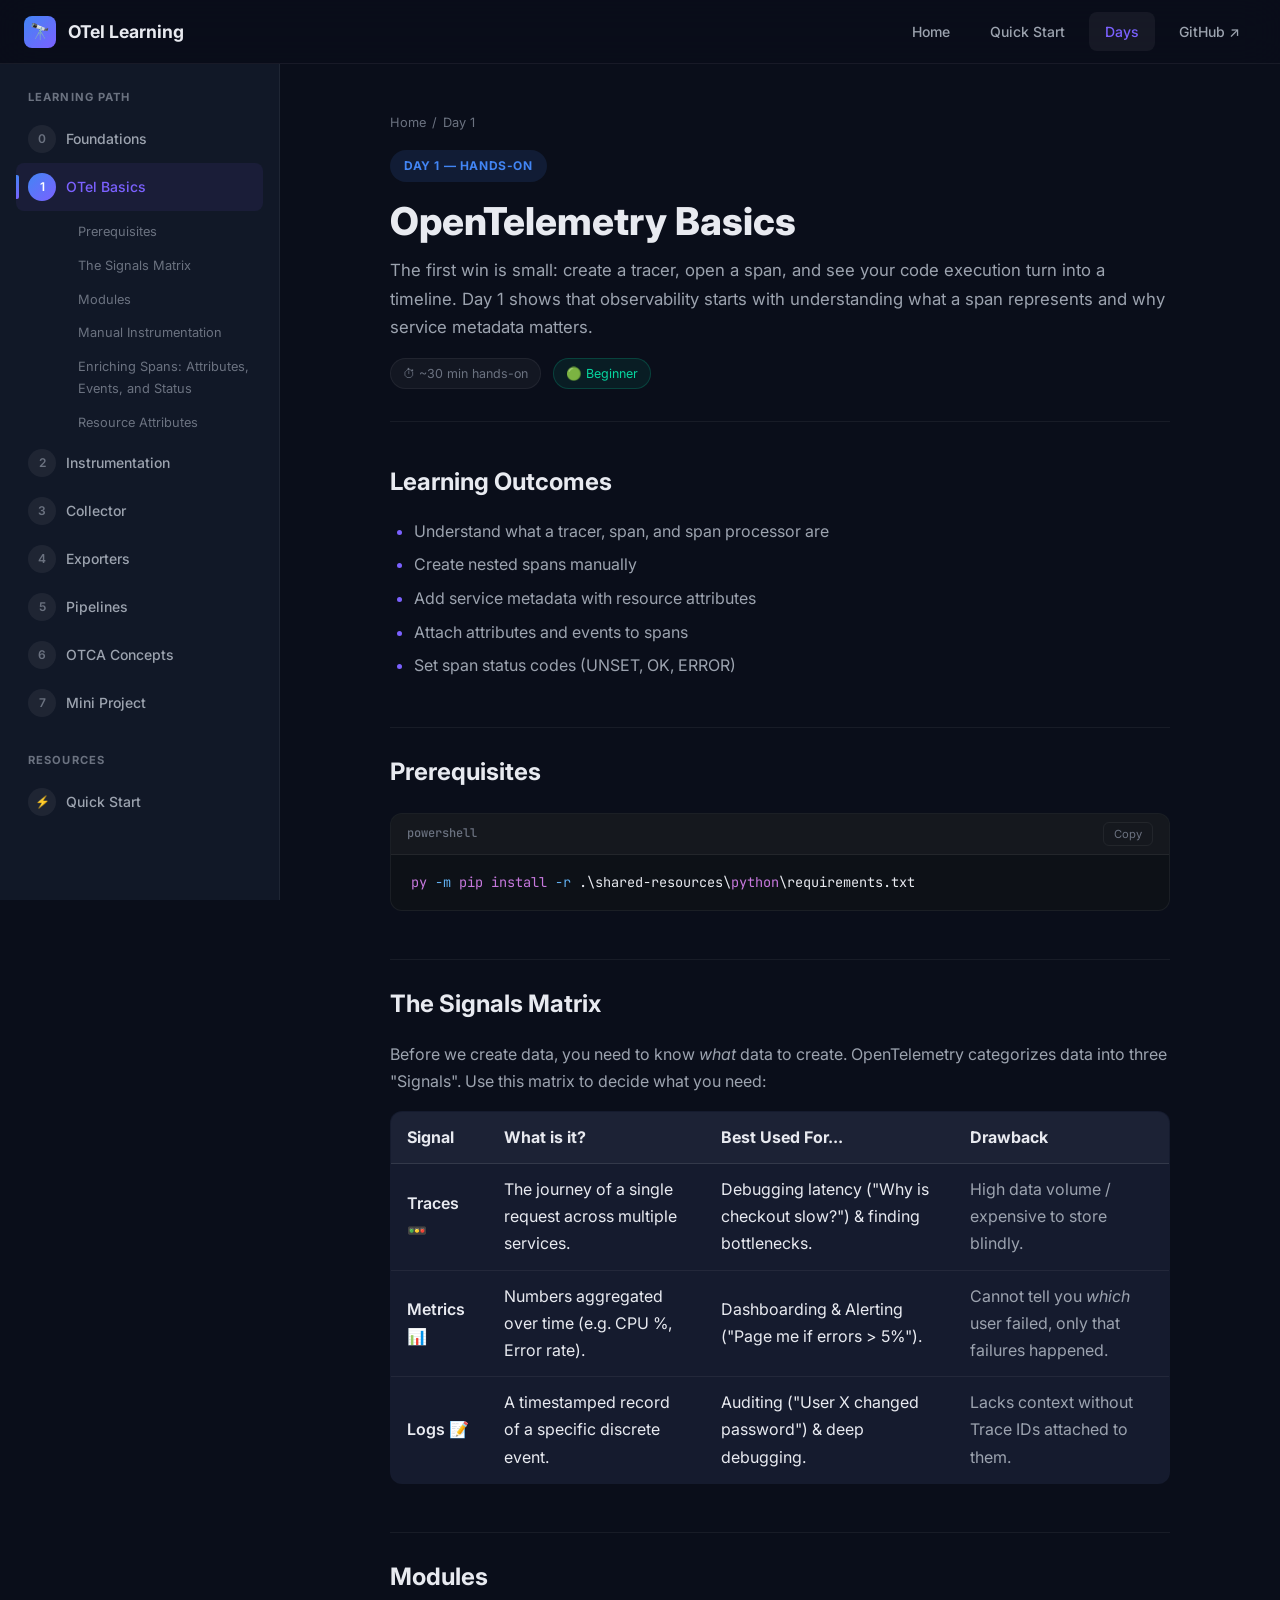
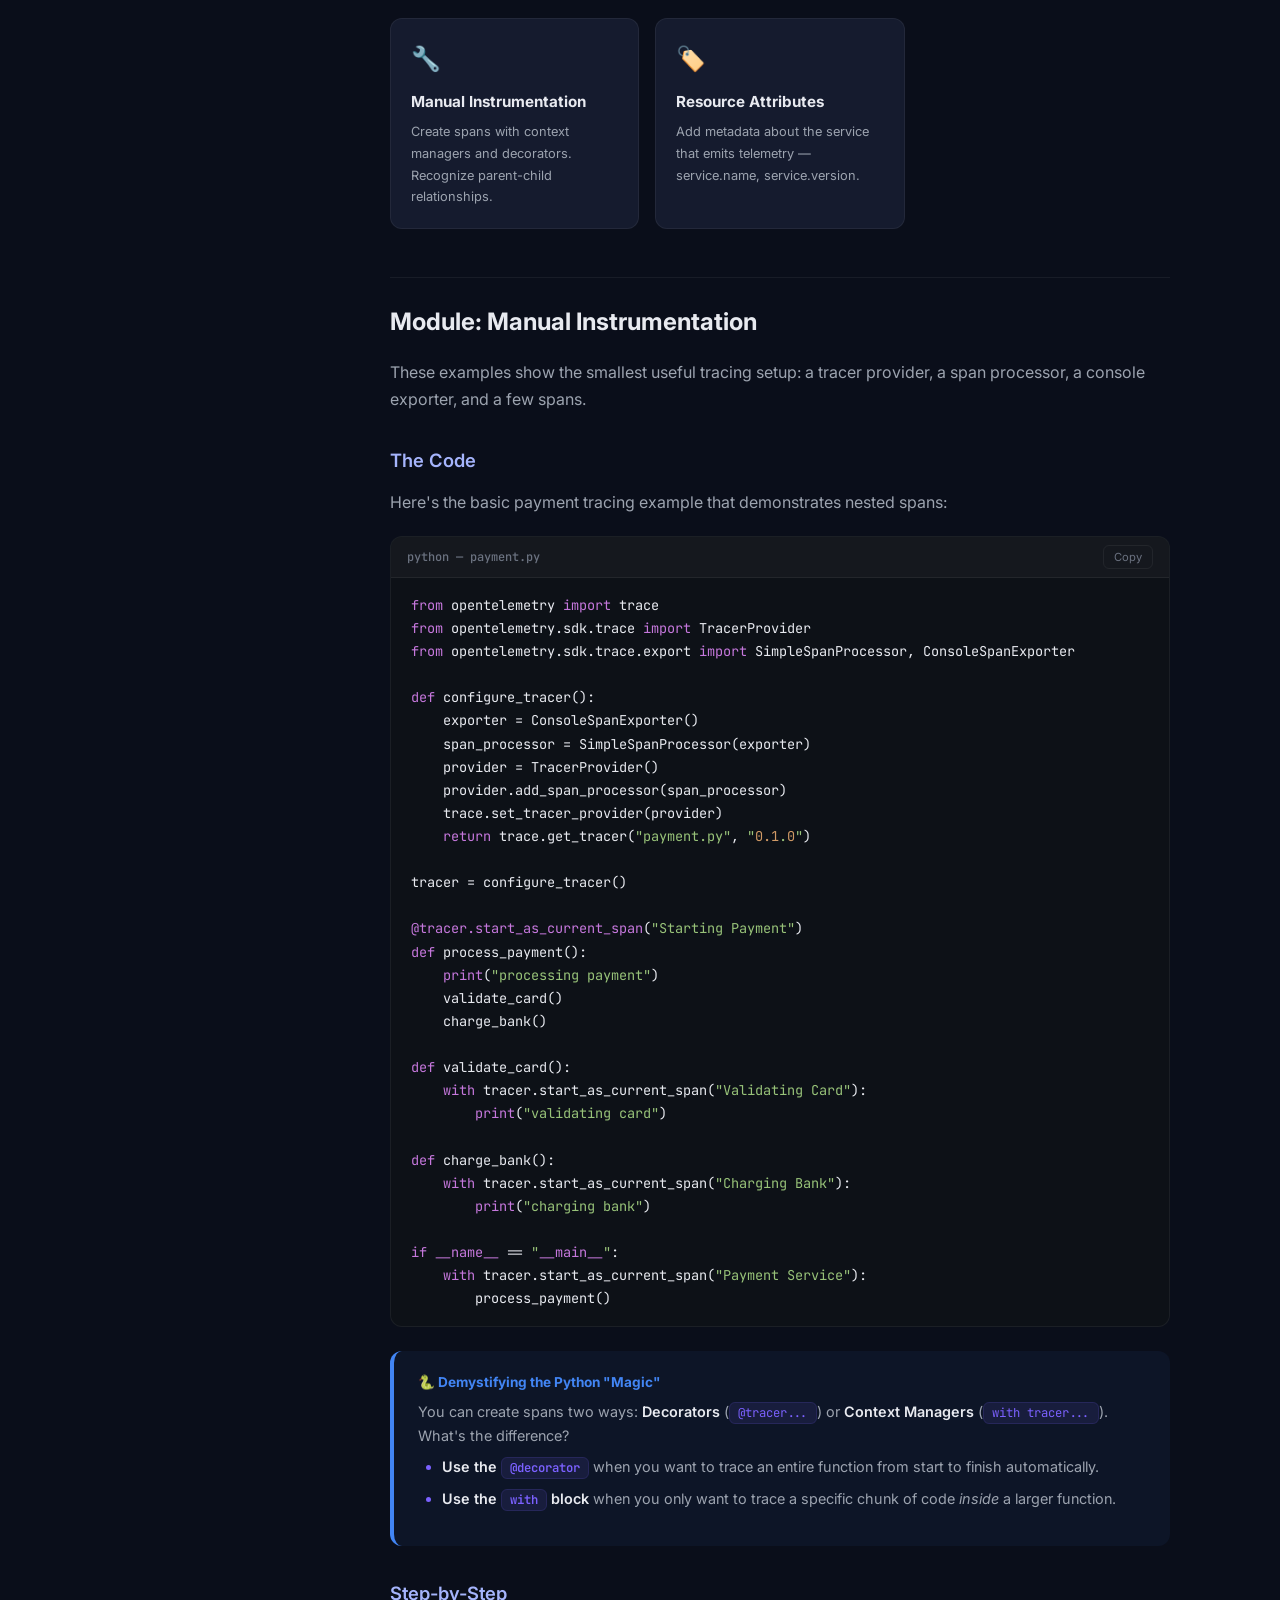
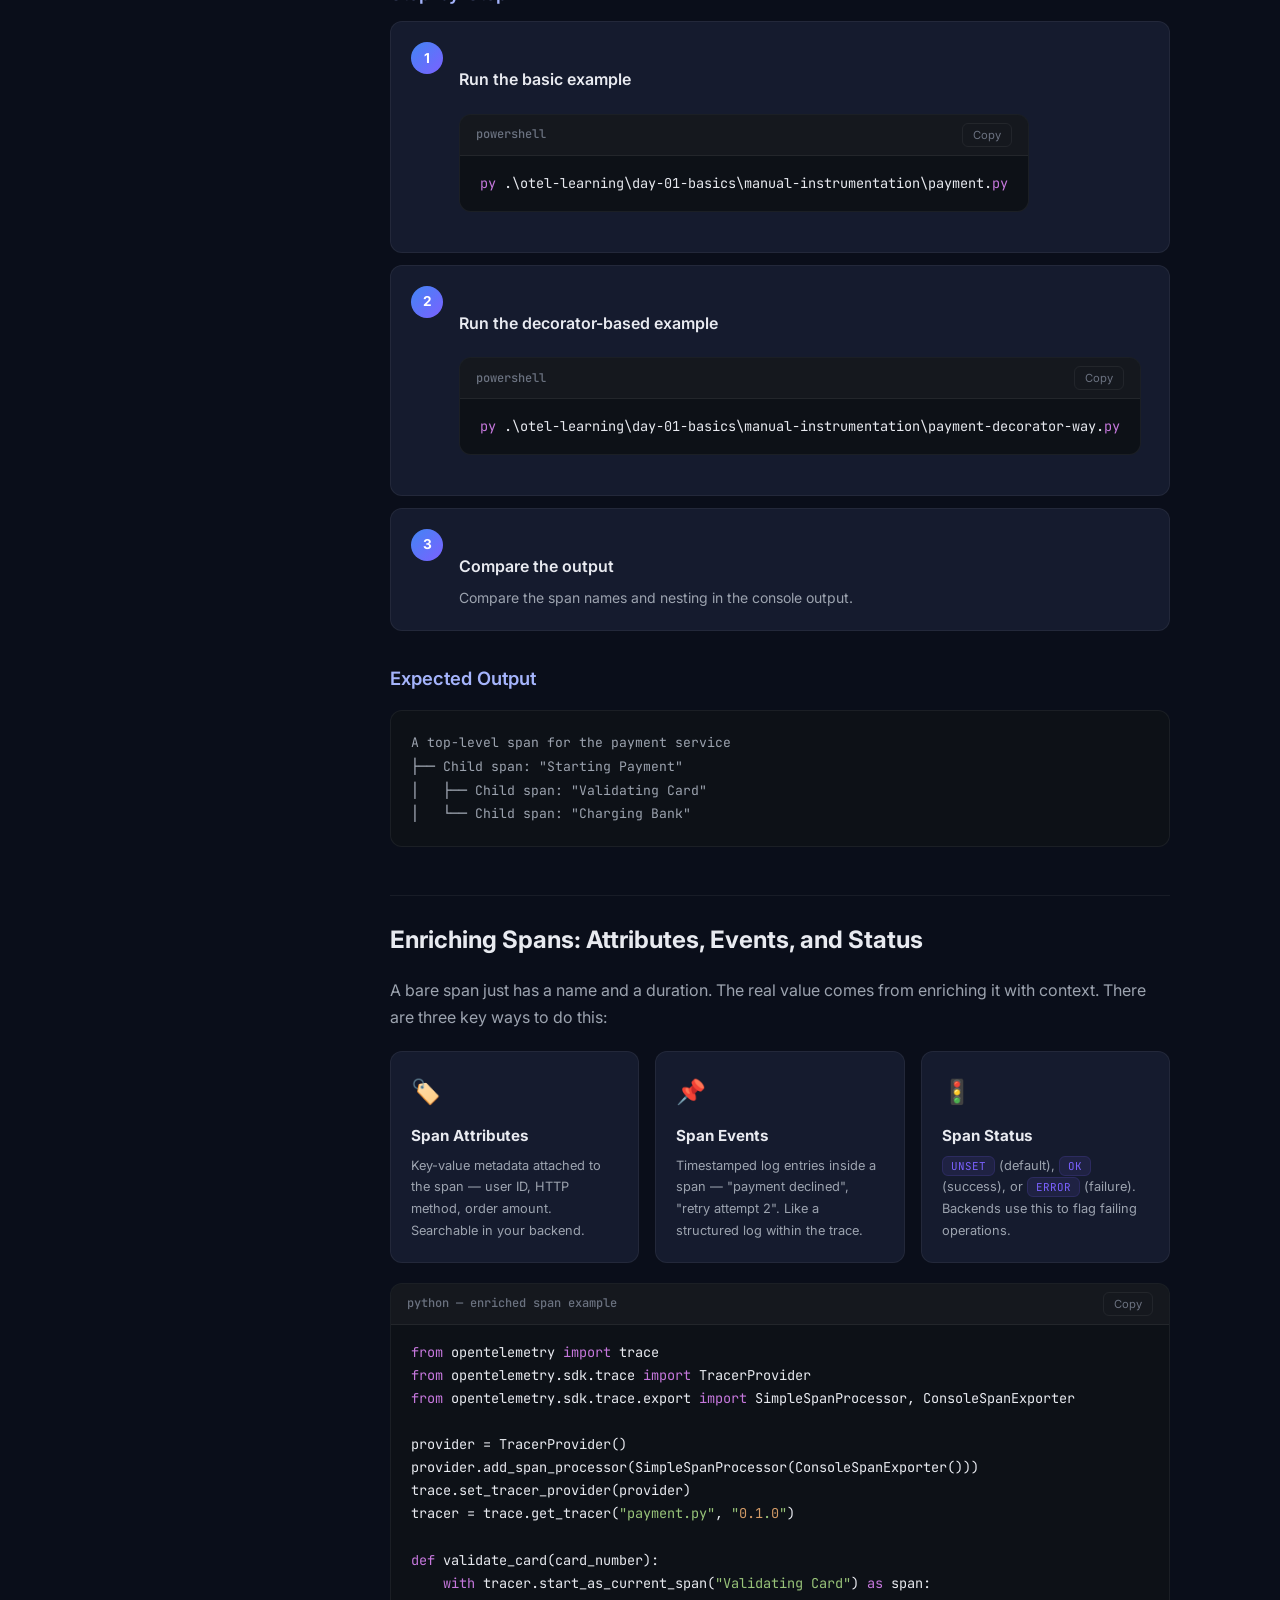
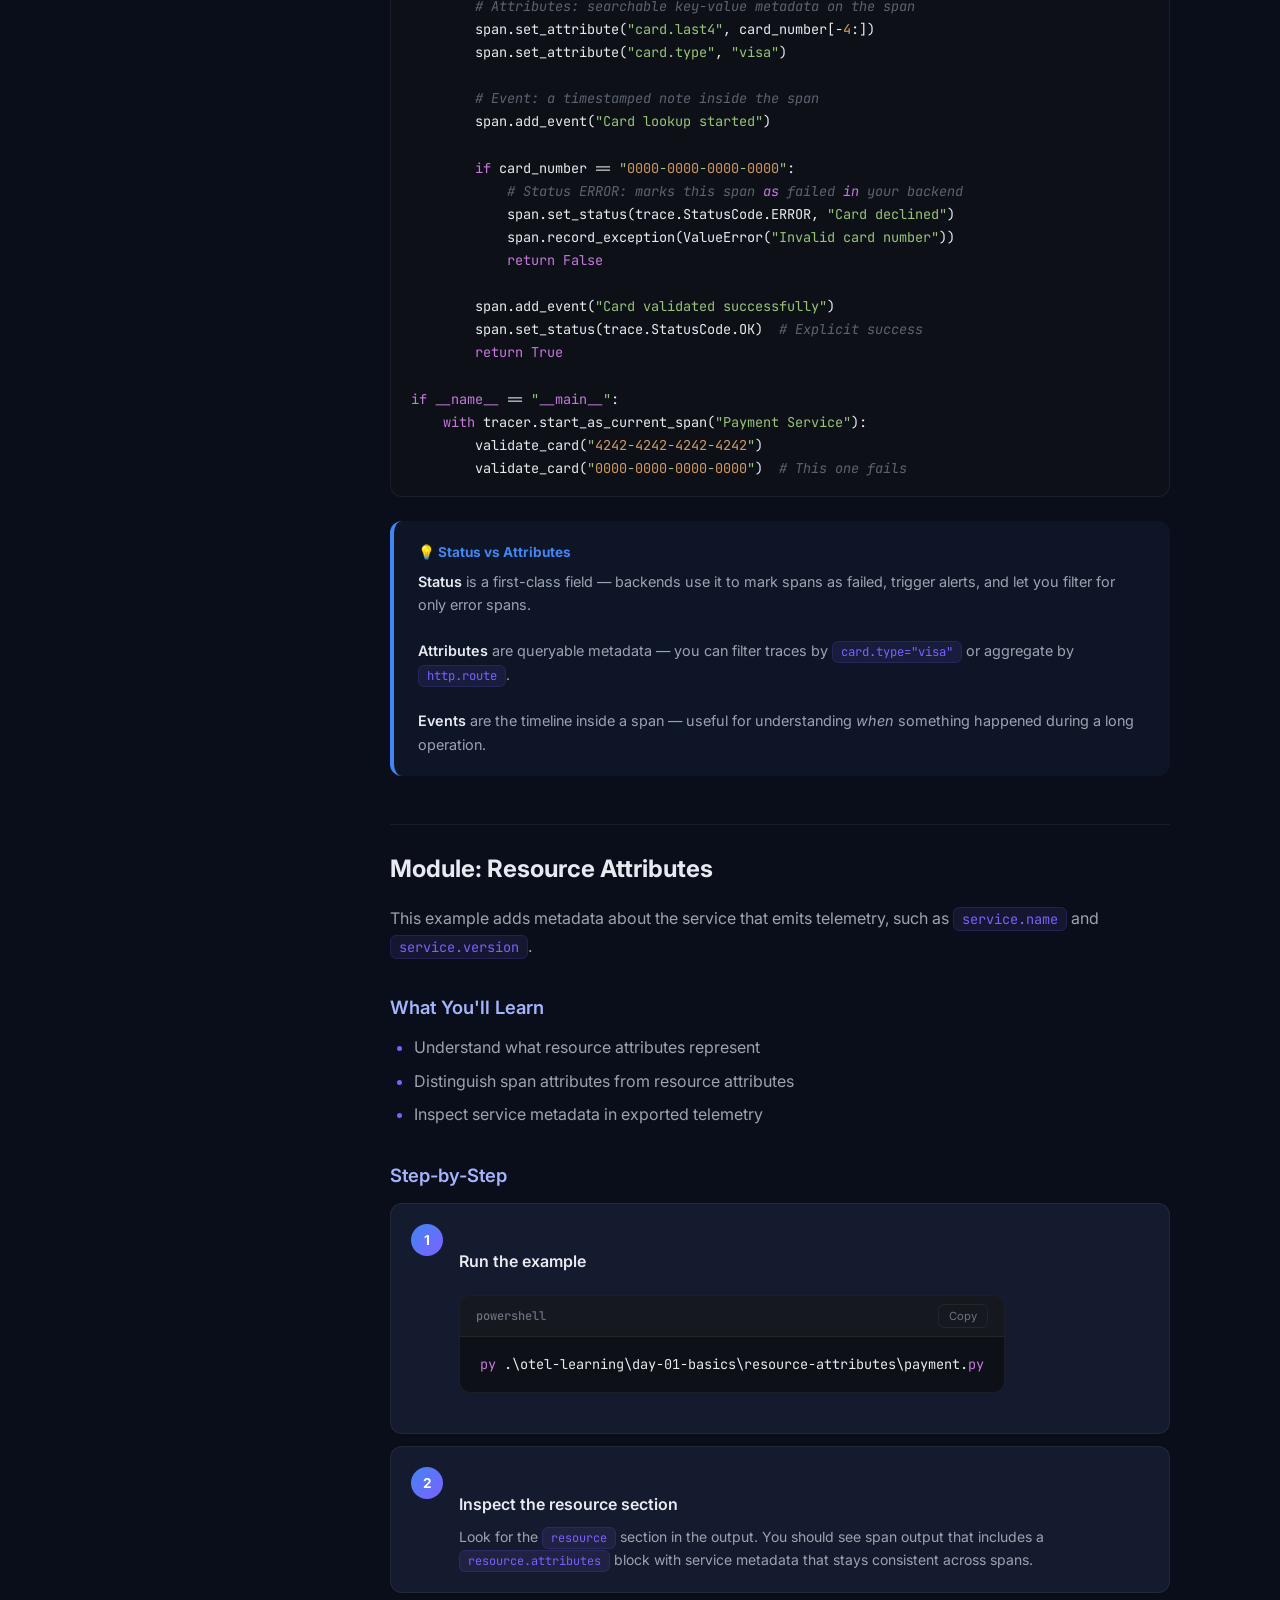
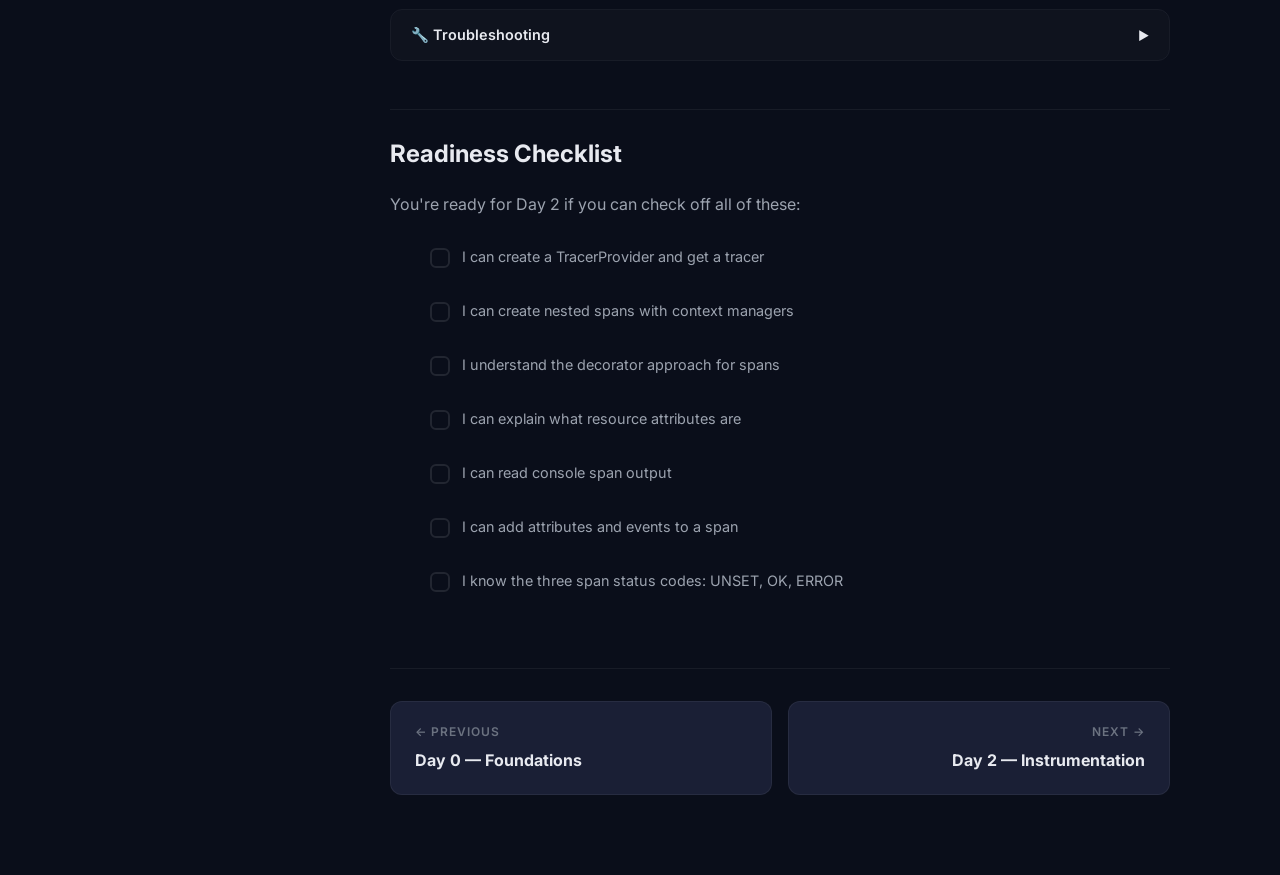
<file: site/day-01.html>
<!DOCTYPE html>
<html lang="en">
<head>
  <meta charset="UTF-8">
  <meta name="viewport" content="width=device-width, initial-scale=1.0">
  <title>Day 1 — OpenTelemetry Basics | OTel Learning</title>
  <meta name="description" content="Create your first tracer, open a span, add resource attributes, and see code execution turn into an observable timeline.">
  <link rel="stylesheet" href="css/style.css">
  <link rel="icon" href="data:image/svg+xml,<svg xmlns='http://www.w3.org/2000/svg' viewBox='0 0 100 100'><text y='.9em' font-size='90'>🔭</text></svg>">
</head>
<body>

  <header class="site-header">
    <a href="../index.html" class="header-logo">
      <span class="logo-icon">🔭</span>
      <span>OTel Learning</span>
    </a>
    <nav class="header-nav">
      <a href="../index.html">Home</a>
      <a href="quick-start.html">Quick Start</a>
      <a href="day-00.html" class="active">Days</a>
      <a href="https://github.com/ThejaReddy1/learn-otel" target="_blank">GitHub ↗</a>
    </nav>
    <button class="menu-toggle" aria-label="Toggle menu">☰</button>
  </header>

  <aside class="sidebar">
    <div class="sidebar-section">
      <div class="sidebar-section-title">Learning Path</div>
      <a href="day-00.html" class="sidebar-link" data-day="0"><span class="day-badge">0</span><span>Foundations</span><span class="check-icon">✓</span></a>
      <a href="day-01.html" class="sidebar-link active" data-day="1"><span class="day-badge">1</span><span>OTel Basics</span><span class="check-icon">✓</span></a>
      <a href="day-02.html" class="sidebar-link" data-day="2"><span class="day-badge">2</span><span>Instrumentation</span><span class="check-icon">✓</span></a>
      <a href="day-03.html" class="sidebar-link" data-day="3"><span class="day-badge">3</span><span>Collector</span><span class="check-icon">✓</span></a>
      <a href="day-04.html" class="sidebar-link" data-day="4"><span class="day-badge">4</span><span>Exporters</span><span class="check-icon">✓</span></a>
      <a href="day-05.html" class="sidebar-link" data-day="5"><span class="day-badge">5</span><span>Pipelines</span><span class="check-icon">✓</span></a>
      <a href="day-06.html" class="sidebar-link" data-day="6"><span class="day-badge">6</span><span>OTCA Concepts</span><span class="check-icon">✓</span></a>
      <a href="day-07.html" class="sidebar-link" data-day="7"><span class="day-badge">7</span><span>Mini Project</span><span class="check-icon">✓</span></a>
    </div>
    <div class="sidebar-section">
      <div class="sidebar-section-title">Resources</div>
      <a href="quick-start.html" class="sidebar-link"><span class="day-badge">⚡</span><span>Quick Start</span></a>
    </div>
  </aside>
  <div class="sidebar-overlay"></div>

  <main class="main-content">
    <div class="content-wrapper">

      <div class="page-header">
        <div class="page-breadcrumb">
          <a href="../index.html">Home</a> <span>/</span> <span>Day 1</span>
        </div>
        <div class="page-day-label day-1">Day 1 — Hands-On</div>
        <h1 class="page-title">OpenTelemetry Basics</h1>
        <p class="page-description">
          The first win is small: create a tracer, open a span, and see your code execution turn into a timeline. 
          Day 1 shows that observability starts with understanding what a span represents and why service metadata matters.
        </p>
        <div style="display:flex;gap:12px;margin-top:16px;flex-wrap:wrap;">
          <span style="font-size:0.78rem;color:var(--text-muted);background:rgba(255,255,255,0.04);border:1px solid var(--border-subtle);padding:4px 12px;border-radius:100px;">⏱ ~30 min hands-on</span>
          <span style="font-size:0.78rem;color:var(--accent-cyan);background:rgba(6,214,160,0.08);border:1px solid rgba(6,214,160,0.2);padding:4px 12px;border-radius:100px;">🟢 Beginner</span>
        </div>
      </div>

      <div class="content">

        <h2 id="learning-outcomes">Learning Outcomes</h2>
        <ul>
          <li>Understand what a tracer, span, and span processor are</li>
          <li>Create nested spans manually</li>
          <li>Add service metadata with resource attributes</li>
          <li>Attach attributes and events to spans</li>
          <li>Set span status codes (UNSET, OK, ERROR)</li>
        </ul>

        <h2 id="prerequisites">Prerequisites</h2>
        <div class="code-block" data-lang="powershell">
          <div class="code-header">
            <span class="code-lang">powershell</span>
            <button class="code-copy-btn">Copy</button>
          </div>
          <pre><code>py -m pip install -r .\shared-resources\python\requirements.txt</code></pre>
        </div>

        <h2 id="signals-matrix">The Signals Matrix</h2>
        <p>Before we create data, you need to know <em>what</em> data to create. OpenTelemetry categorizes data into three "Signals". Use this matrix to decide what you need:</p>
        
        <table style="width: 100%; border-collapse: collapse; margin: 16px 0 32px; background: var(--bg-surface); border: 1px solid var(--border-subtle); border-radius: var(--radius-md); overflow: hidden;">
          <thead>
            <tr style="background: rgba(255,255,255,0.03); border-bottom: 1px solid var(--border-default); text-align: left;">
              <th style="padding: 12px 16px; font-weight: 700;">Signal</th>
              <th style="padding: 12px 16px; font-weight: 700;">What is it?</th>
              <th style="padding: 12px 16px; font-weight: 700;">Best Used For...</th>
              <th style="padding: 12px 16px; font-weight: 700;">Drawback</th>
            </tr>
          </thead>
          <tbody>
            <tr style="border-bottom: 1px solid var(--border-subtle);">
              <td style="padding: 12px 16px;"><strong>Traces</strong> 🚥</td>
              <td style="padding: 12px 16px;">The journey of a single request across multiple services.</td>
              <td style="padding: 12px 16px;">Debugging latency ("Why is checkout slow?") & finding bottlenecks.</td>
              <td style="padding: 12px 16px; color: var(--text-secondary);">High data volume / expensive to store blindly.</td>
            </tr>
            <tr style="border-bottom: 1px solid var(--border-subtle);">
              <td style="padding: 12px 16px;"><strong>Metrics</strong> 📊</td>
              <td style="padding: 12px 16px;">Numbers aggregated over time (e.g. CPU %, Error rate).</td>
              <td style="padding: 12px 16px;">Dashboarding & Alerting ("Page me if errors > 5%").</td>
              <td style="padding: 12px 16px; color: var(--text-secondary);">Cannot tell you <em>which</em> user failed, only that failures happened.</td>
            </tr>
            <tr>
              <td style="padding: 12px 16px;"><strong>Logs</strong> 📝</td>
              <td style="padding: 12px 16px;">A timestamped record of a specific discrete event.</td>
              <td style="padding: 12px 16px;">Auditing ("User X changed password") & deep debugging.</td>
              <td style="padding: 12px 16px; color: var(--text-secondary);">Lacks context without Trace IDs attached to them.</td>
            </tr>
          </tbody>
        </table>

        <h2 id="modules">Modules</h2>
        <div class="modules-grid">
          <div class="module-card">
            <div class="module-card-icon">🔧</div>
            <div class="module-card-title">Manual Instrumentation</div>
            <div class="module-card-desc">Create spans with context managers and decorators. Recognize parent-child relationships.</div>
          </div>
          <div class="module-card">
            <div class="module-card-icon">🏷️</div>
            <div class="module-card-title">Resource Attributes</div>
            <div class="module-card-desc">Add metadata about the service that emits telemetry — service.name, service.version.</div>
          </div>
        </div>

        <h2 id="manual-instrumentation">Module: Manual Instrumentation</h2>
        <p>These examples show the smallest useful tracing setup: a tracer provider, a span processor, a console exporter, and a few spans.</p>

        <h3>The Code</h3>
        <p>Here's the basic payment tracing example that demonstrates nested spans:</p>

        <div class="code-block" data-lang="python">
          <div class="code-header">
            <span class="code-lang">python — payment.py</span>
            <button class="code-copy-btn">Copy</button>
          </div>
          <pre><code>from opentelemetry import trace
from opentelemetry.sdk.trace import TracerProvider
from opentelemetry.sdk.trace.export import SimpleSpanProcessor, ConsoleSpanExporter

def configure_tracer():
    exporter = ConsoleSpanExporter()
    span_processor = SimpleSpanProcessor(exporter)
    provider = TracerProvider()
    provider.add_span_processor(span_processor)
    trace.set_tracer_provider(provider)
    return trace.get_tracer("payment.py", "0.1.0")

tracer = configure_tracer()

@tracer.start_as_current_span("Starting Payment")
def process_payment():
    print("processing payment")
    validate_card()
    charge_bank()

def validate_card():
    with tracer.start_as_current_span("Validating Card"):
        print("validating card")

def charge_bank():
    with tracer.start_as_current_span("Charging Bank"):
        print("charging bank")

if __name__ == "__main__":
    with tracer.start_as_current_span("Payment Service"):
        process_payment()</code></pre>
        </div>

        <div class="callout callout-info" style="margin-top:24px;">
          <div class="callout-title">🐍 Demystifying the Python "Magic"</div>
          <div class="callout-body">
            You can create spans two ways: <strong>Decorators</strong> (<code>@tracer...</code>) or <strong>Context Managers</strong> (<code>with tracer...</code>). What's the difference?
            <ul style="margin-top: 8px;">
              <li><strong>Use the <code>@decorator</code></strong> when you want to trace an entire function from start to finish automatically.</li>
              <li><strong>Use the <code>with</code> block</strong> when you only want to trace a specific chunk of code <em>inside</em> a larger function.</li>
            </ul>
          </div>
        </div>

        <h3>Step-by-Step</h3>
        <div class="step-card">
          <div class="step-number">1</div>
          <div class="step-body">
            <h4>Run the basic example</h4>
            <div class="code-block" data-lang="powershell">
              <div class="code-header"><span class="code-lang">powershell</span><button class="code-copy-btn">Copy</button></div>
              <pre><code>py .\otel-learning\day-01-basics\manual-instrumentation\payment.py</code></pre>
            </div>
          </div>
        </div>

        <div class="step-card">
          <div class="step-number">2</div>
          <div class="step-body">
            <h4>Run the decorator-based example</h4>
            <div class="code-block" data-lang="powershell">
              <div class="code-header"><span class="code-lang">powershell</span><button class="code-copy-btn">Copy</button></div>
              <pre><code>py .\otel-learning\day-01-basics\manual-instrumentation\payment-decorator-way.py</code></pre>
            </div>
          </div>
        </div>

        <div class="step-card">
          <div class="step-number">3</div>
          <div class="step-body">
            <h4>Compare the output</h4>
            <p>Compare the span names and nesting in the console output.</p>
          </div>
        </div>

        <h3>Expected Output</h3>
        <div class="terminal-block">
          <span class="output">A top-level span for the payment service<br>
          ├── Child span: "Starting Payment"<br>
          │&nbsp;&nbsp; ├── Child span: "Validating Card"<br>
          │&nbsp;&nbsp; └── Child span: "Charging Bank"</span>
        </div>

        <h2 id="span-enrichment">Enriching Spans: Attributes, Events, and Status</h2>
        <p>A bare span just has a name and a duration. The real value comes from enriching it with context. There are three key ways to do this:</p>

        <div class="modules-grid">
          <div class="module-card">
            <div class="module-card-icon">🏷️</div>
            <div class="module-card-title">Span Attributes</div>
            <div class="module-card-desc">Key-value metadata attached to the span — user ID, HTTP method, order amount. Searchable in your backend.</div>
          </div>
          <div class="module-card">
            <div class="module-card-icon">📌</div>
            <div class="module-card-title">Span Events</div>
            <div class="module-card-desc">Timestamped log entries inside a span — "payment declined", "retry attempt 2". Like a structured log within the trace.</div>
          </div>
          <div class="module-card">
            <div class="module-card-icon">🚦</div>
            <div class="module-card-title">Span Status</div>
            <div class="module-card-desc"><code>UNSET</code> (default), <code>OK</code> (success), or <code>ERROR</code> (failure). Backends use this to flag failing operations.</div>
          </div>
        </div>

        <div class="code-block" data-lang="python">
          <div class="code-header"><span class="code-lang">python — enriched span example</span><button class="code-copy-btn">Copy</button></div>
          <pre><code>from opentelemetry import trace
from opentelemetry.sdk.trace import TracerProvider
from opentelemetry.sdk.trace.export import SimpleSpanProcessor, ConsoleSpanExporter

provider = TracerProvider()
provider.add_span_processor(SimpleSpanProcessor(ConsoleSpanExporter()))
trace.set_tracer_provider(provider)
tracer = trace.get_tracer("payment.py", "0.1.0")

def validate_card(card_number):
    with tracer.start_as_current_span("Validating Card") as span:
        # Attributes: searchable key-value metadata on the span
        span.set_attribute("card.last4", card_number[-4:])
        span.set_attribute("card.type", "visa")

        # Event: a timestamped note inside the span
        span.add_event("Card lookup started")

        if card_number == "0000-0000-0000-0000":
            # Status ERROR: marks this span as failed in your backend
            span.set_status(trace.StatusCode.ERROR, "Card declined")
            span.record_exception(ValueError("Invalid card number"))
            return False

        span.add_event("Card validated successfully")
        span.set_status(trace.StatusCode.OK)  # Explicit success
        return True

if __name__ == "__main__":
    with tracer.start_as_current_span("Payment Service"):
        validate_card("4242-4242-4242-4242")
        validate_card("0000-0000-0000-0000")  # This one fails</code></pre>
        </div>

        <div class="callout callout-info">
          <div class="callout-title">💡 Status vs Attributes</div>
          <div class="callout-body">
            <strong>Status</strong> is a first-class field — backends use it to mark spans as failed, trigger alerts, and let you filter for only error spans.<br><br>
            <strong>Attributes</strong> are queryable metadata — you can filter traces by <code>card.type="visa"</code> or aggregate by <code>http.route</code>.<br><br>
            <strong>Events</strong> are the timeline inside a span — useful for understanding <em>when</em> something happened during a long operation.
          </div>
        </div>

        <h2 id="resource-attributes">Module: Resource Attributes</h2>
        <p>This example adds metadata about the service that emits telemetry, such as <code>service.name</code> and <code>service.version</code>.</p>

        <h3>What You'll Learn</h3>
        <ul>
          <li>Understand what resource attributes represent</li>
          <li>Distinguish span attributes from resource attributes</li>
          <li>Inspect service metadata in exported telemetry</li>
        </ul>

        <h3>Step-by-Step</h3>
        <div class="step-card">
          <div class="step-number">1</div>
          <div class="step-body">
            <h4>Run the example</h4>
            <div class="code-block" data-lang="powershell">
              <div class="code-header"><span class="code-lang">powershell</span><button class="code-copy-btn">Copy</button></div>
              <pre><code>py .\otel-learning\day-01-basics\resource-attributes\payment.py</code></pre>
            </div>
          </div>
        </div>

        <div class="step-card">
          <div class="step-number">2</div>
          <div class="step-body">
            <h4>Inspect the resource section</h4>
            <p>Look for the <code>resource</code> section in the output. You should see span output that includes a <code>resource.attributes</code> block with service metadata that stays consistent across spans.</p>
          </div>
        </div>

        <div class="collapsible">
          <button class="collapsible-trigger">
            🔧 Troubleshooting
            <span class="arrow">▶</span>
          </button>
          <div class="collapsible-content">
            <ul>
              <li>If <code>py</code> fails, use <code>python</code> or <code>python3</code>.</li>
              <li>If imports fail, reinstall the shared requirements.</li>
              <li>If the resource block is missing, confirm the tracer provider is created with a <code>Resource</code>.</li>
              <li>If the script calls <code>http://127.0.0.1:5000/charge</code>, start the related Flask service from Day 2 or comment that section.</li>
            </ul>
          </div>
        </div>

        <h2 id="checklist">Readiness Checklist</h2>
        <p>You're ready for Day 2 if you can check off all of these:</p>
        <ul class="checklist">
          <li class="checklist-item">
            <input type="checkbox" id="day1-tracer">
            <label for="day1-tracer">I can create a TracerProvider and get a tracer</label>
          </li>
          <li class="checklist-item">
            <input type="checkbox" id="day1-spans">
            <label for="day1-spans">I can create nested spans with context managers</label>
          </li>
          <li class="checklist-item">
            <input type="checkbox" id="day1-decorators">
            <label for="day1-decorators">I understand the decorator approach for spans</label>
          </li>
          <li class="checklist-item">
            <input type="checkbox" id="day1-resource">
            <label for="day1-resource">I can explain what resource attributes are</label>
          </li>
          <li class="checklist-item">
            <input type="checkbox" id="day1-console">
            <label for="day1-console">I can read console span output</label>
          </li>
          <li class="checklist-item">
            <input type="checkbox" id="day1-attributes">
            <label for="day1-attributes">I can add attributes and events to a span</label>
          </li>
          <li class="checklist-item">
            <input type="checkbox" id="day1-status">
            <label for="day1-status">I know the three span status codes: UNSET, OK, ERROR</label>
          </li>
        </ul>
      </div>

      <nav class="page-nav">
        <a href="day-00.html" class="page-nav-link prev">
          <span class="page-nav-label">← Previous</span>
          <span class="page-nav-title">Day 0 — Foundations</span>
        </a>
        <a href="day-02.html" class="page-nav-link next">
          <span class="page-nav-label">Next →</span>
          <span class="page-nav-title">Day 2 — Instrumentation</span>
        </a>
      </nav>

    </div>
  </main>

  <script src="js/main.js"></script>
  <script src="js/progress.js"></script>
  <script src="js/code-highlight.js"></script>
</body>
</html>
</file>
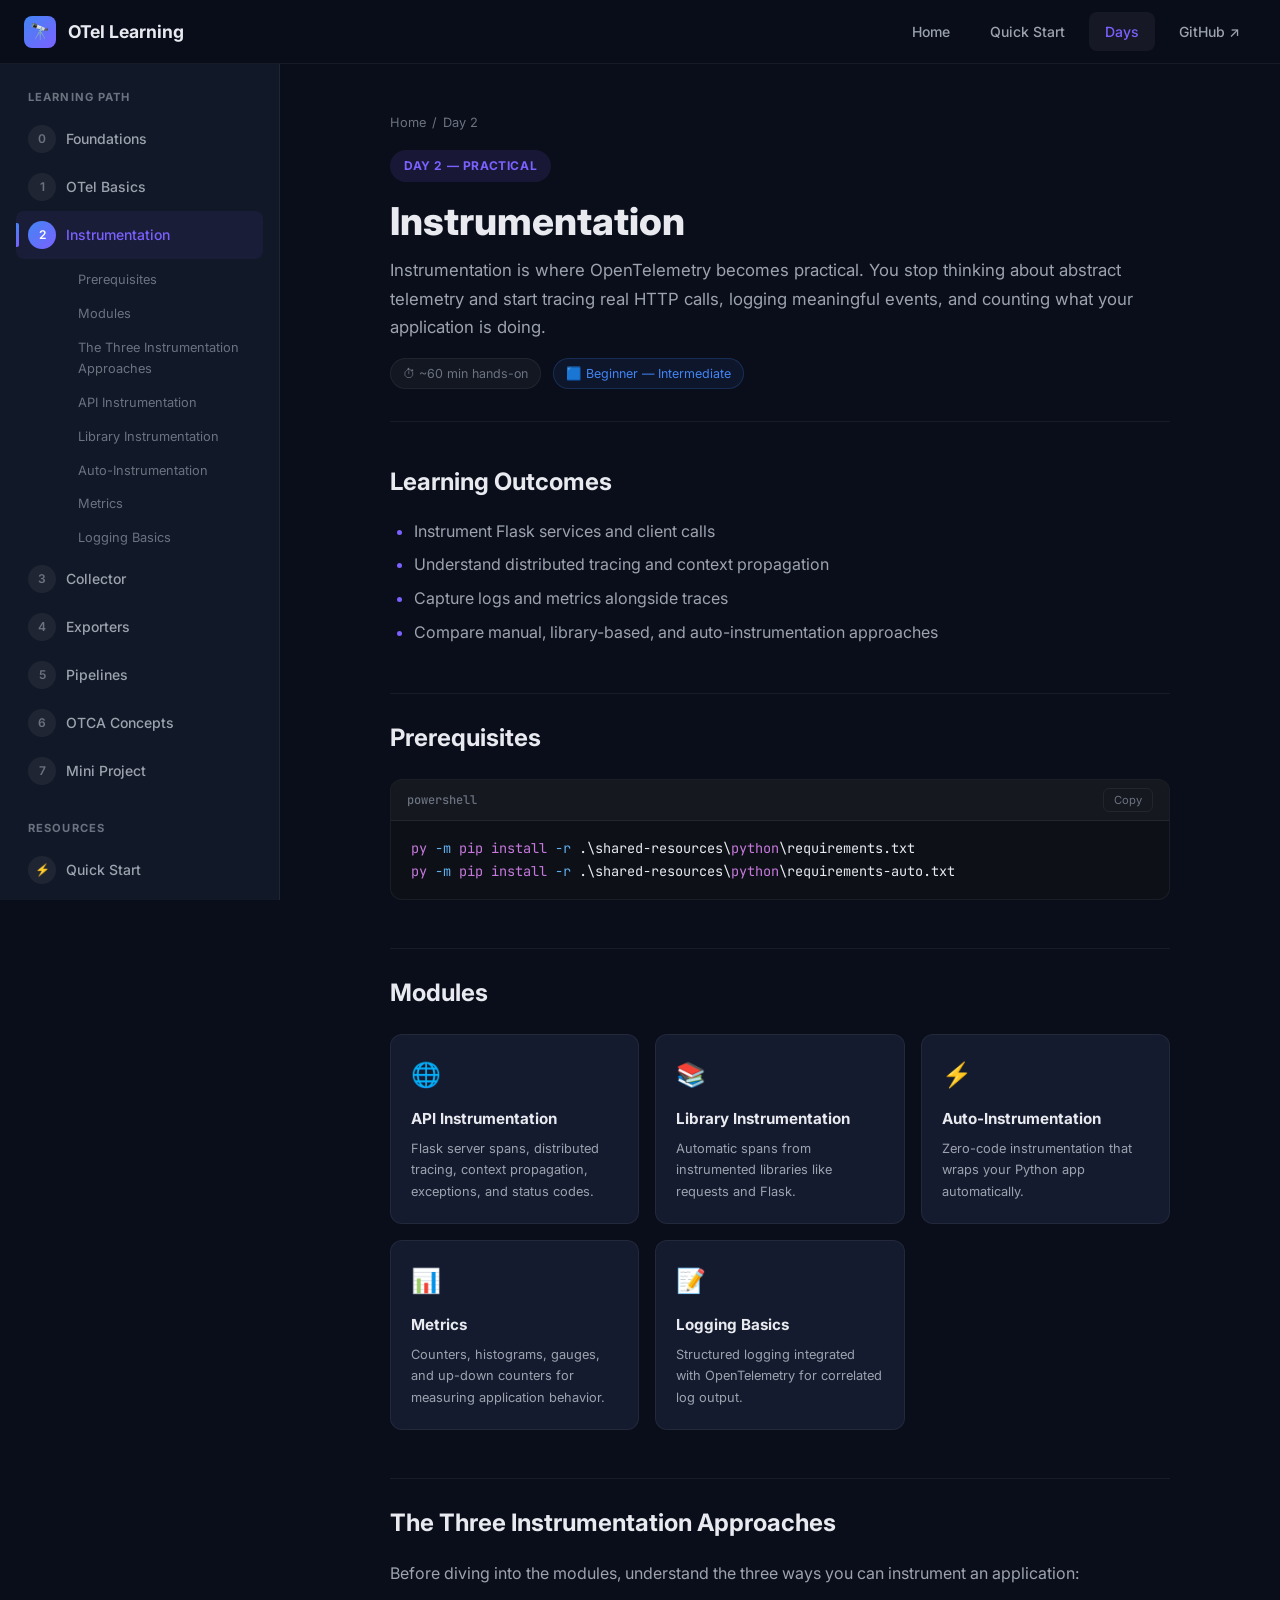
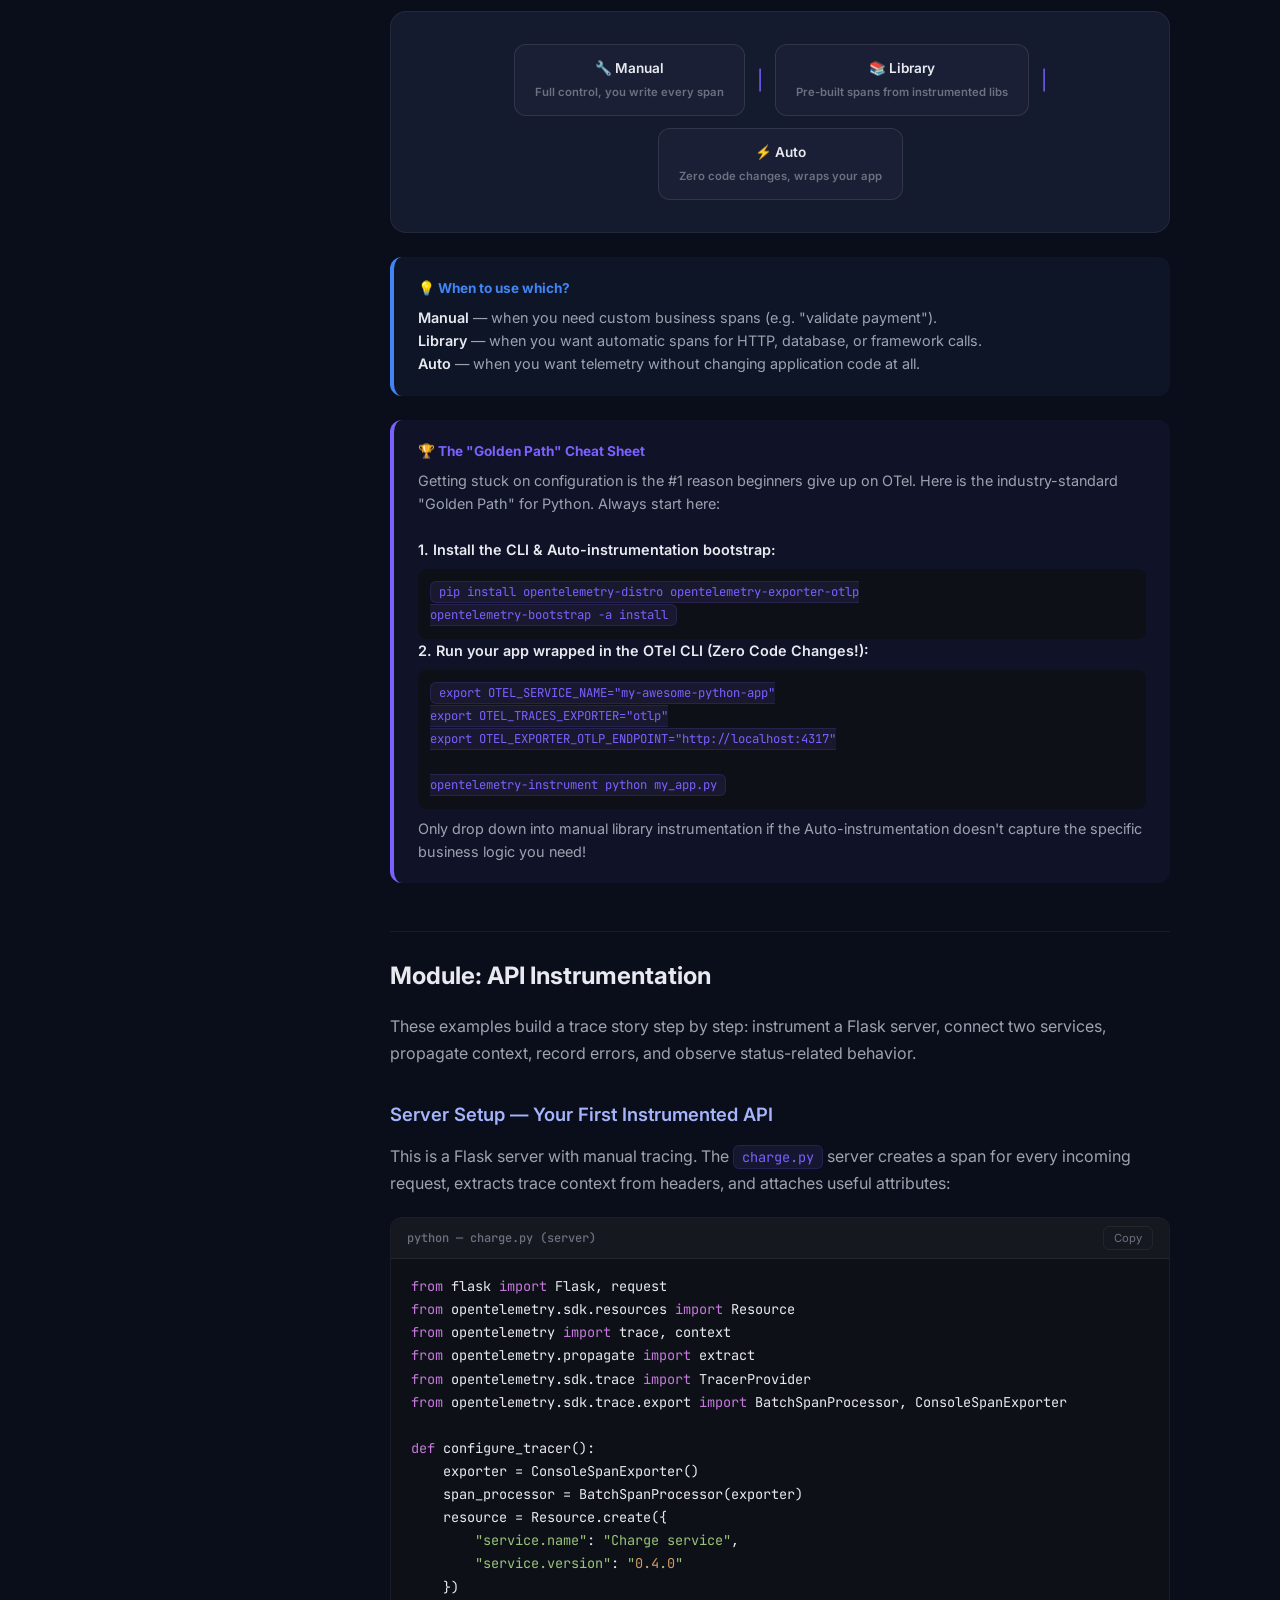
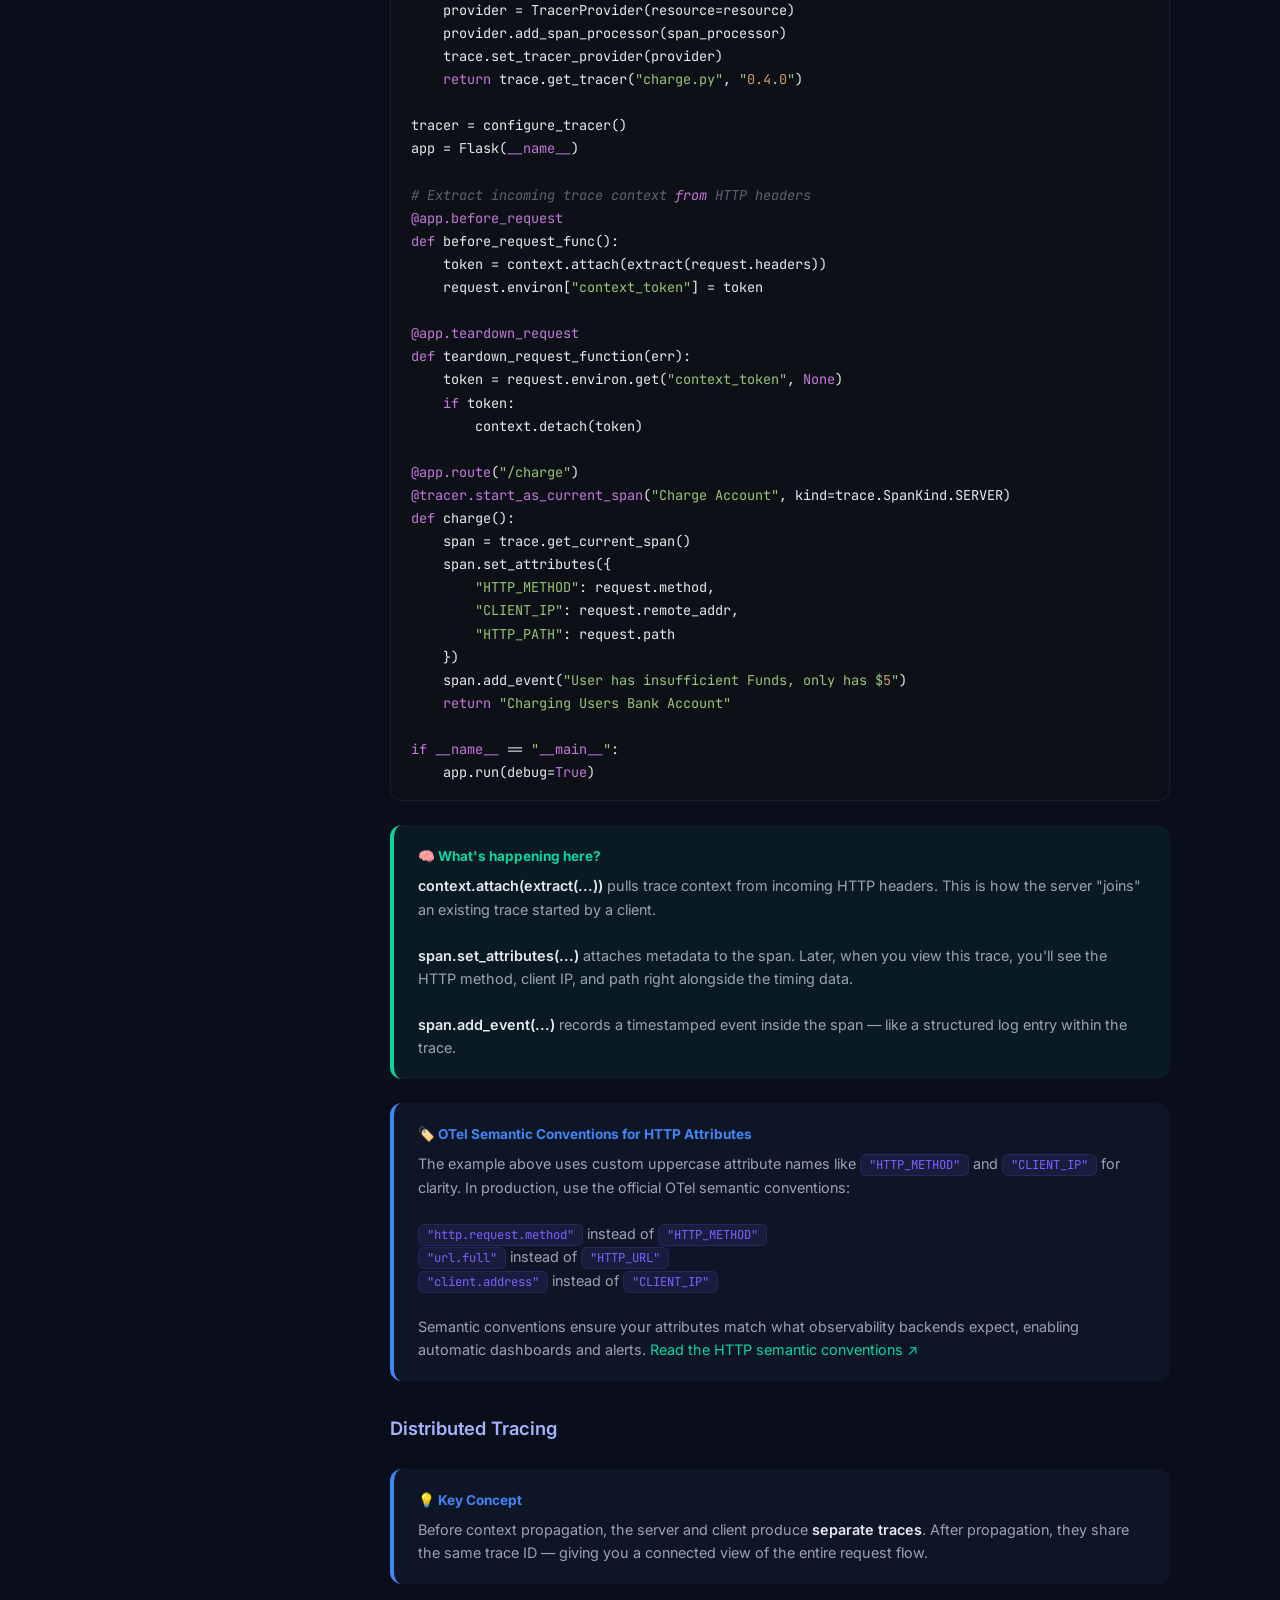
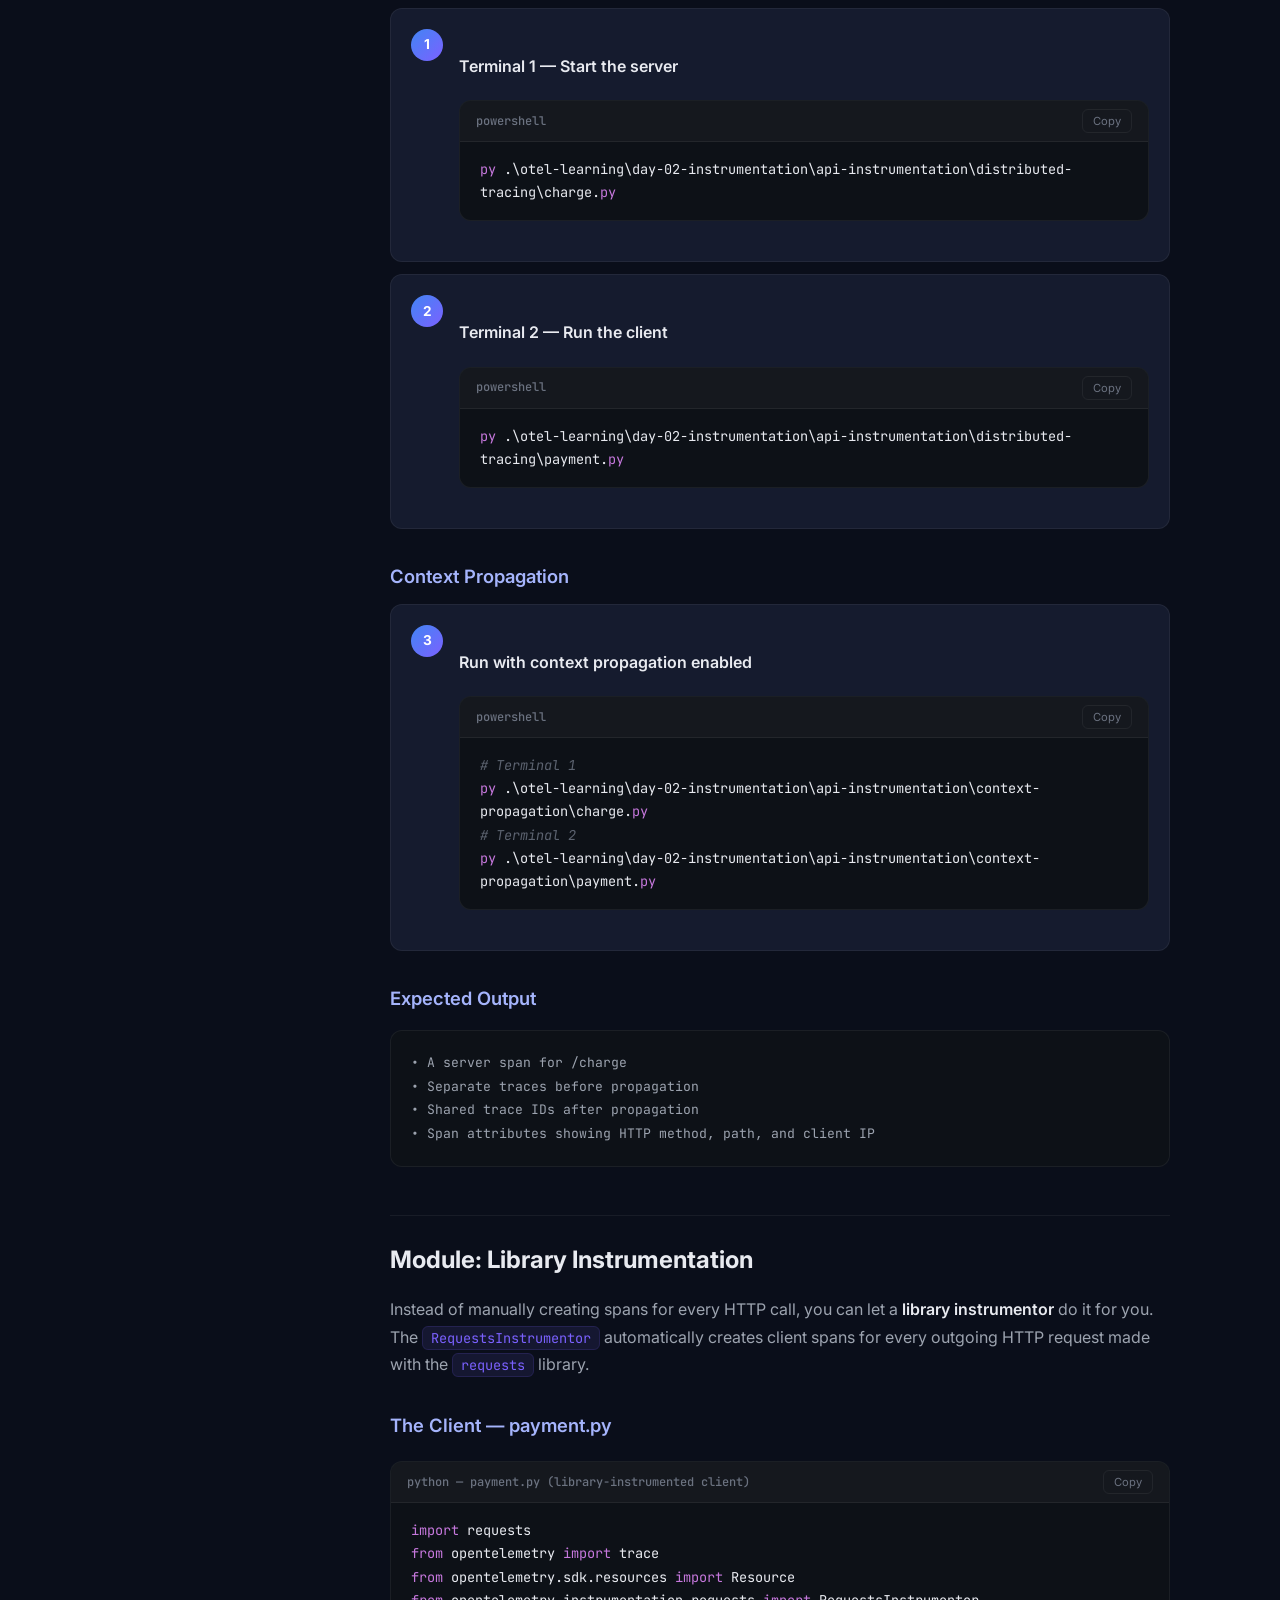
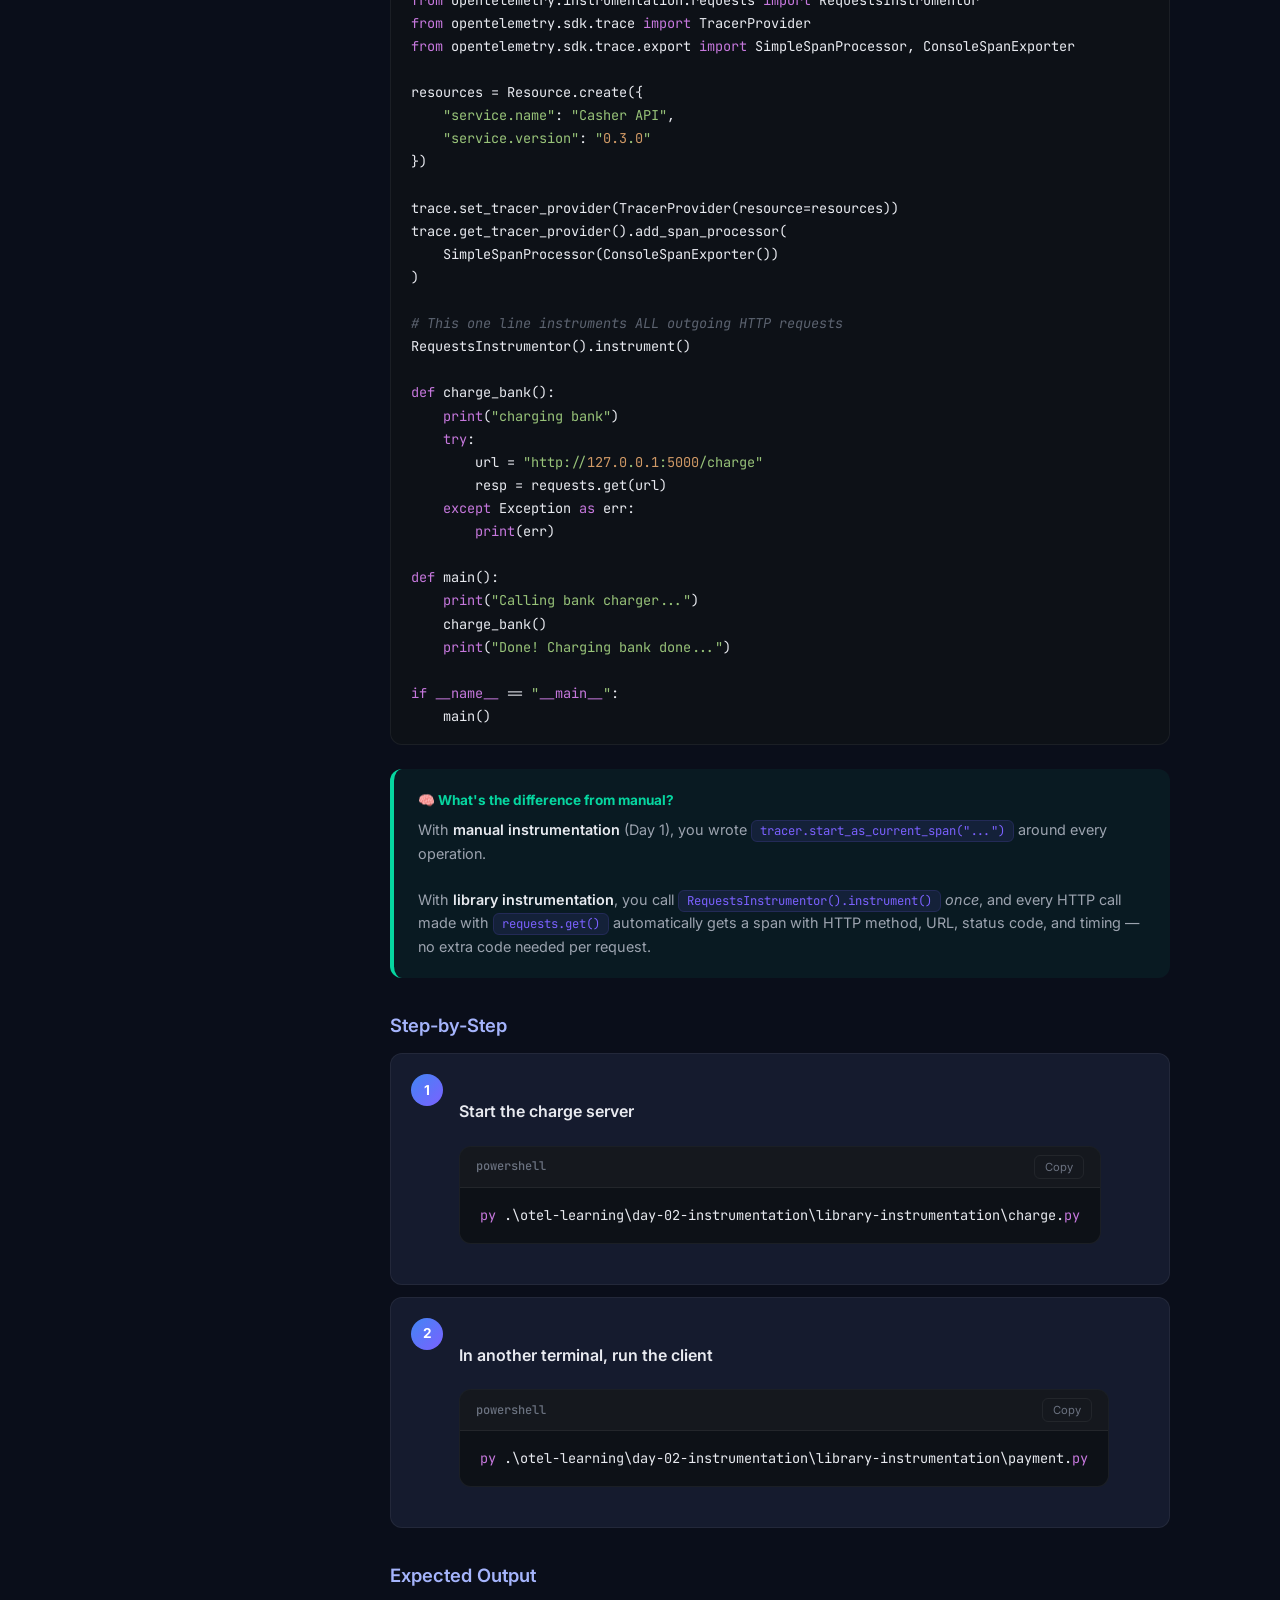
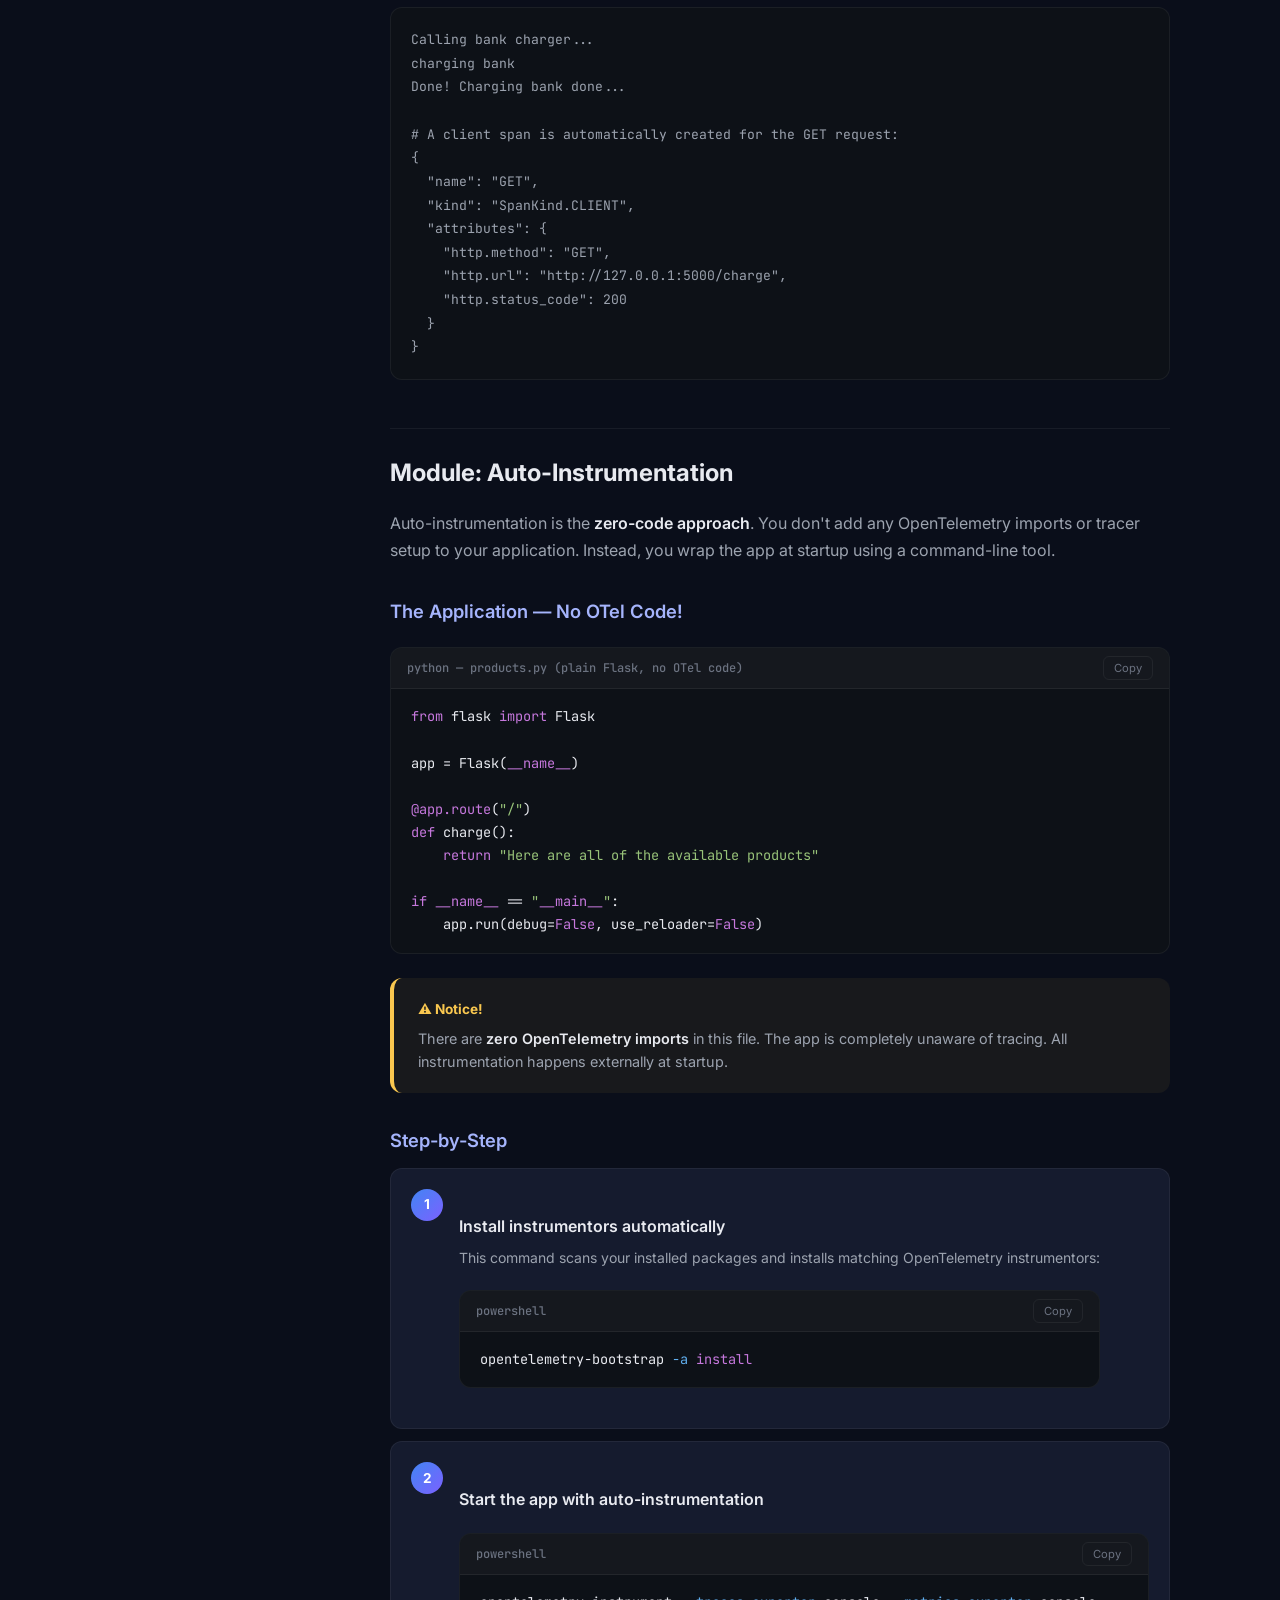
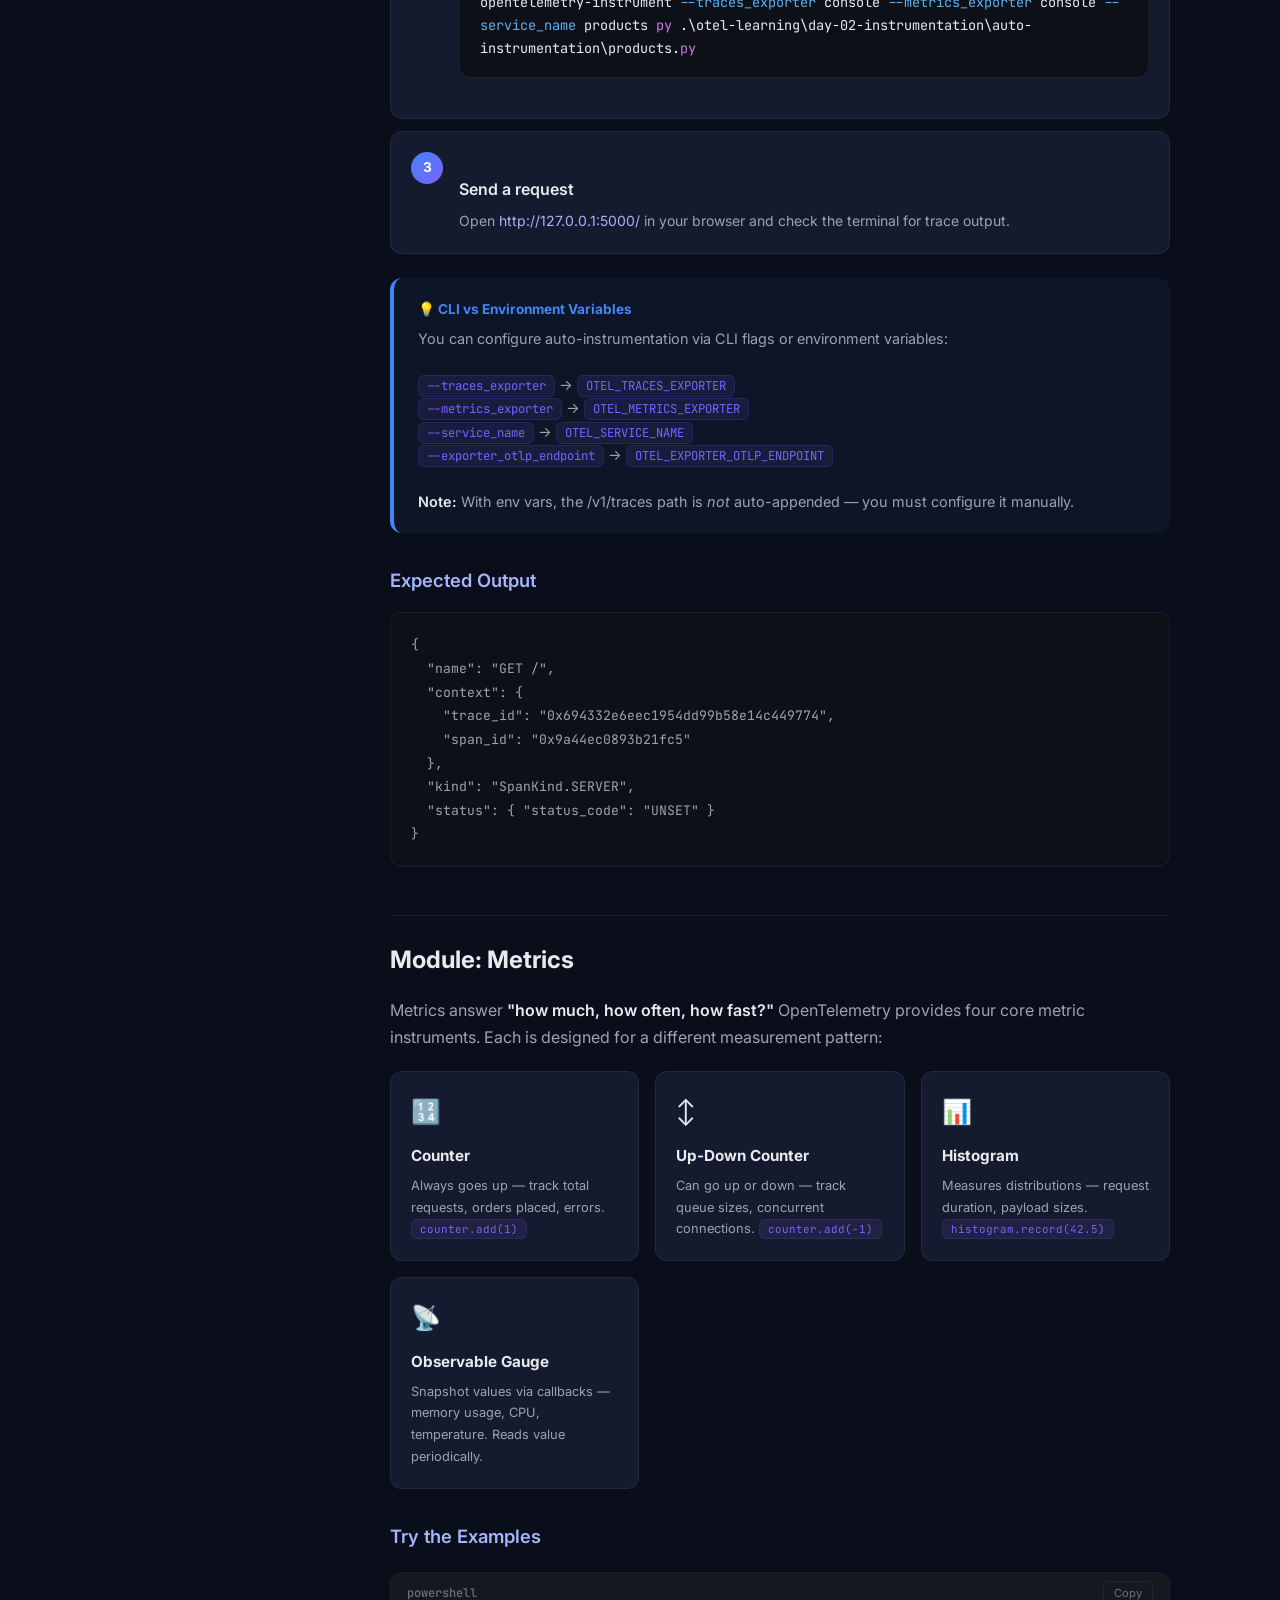
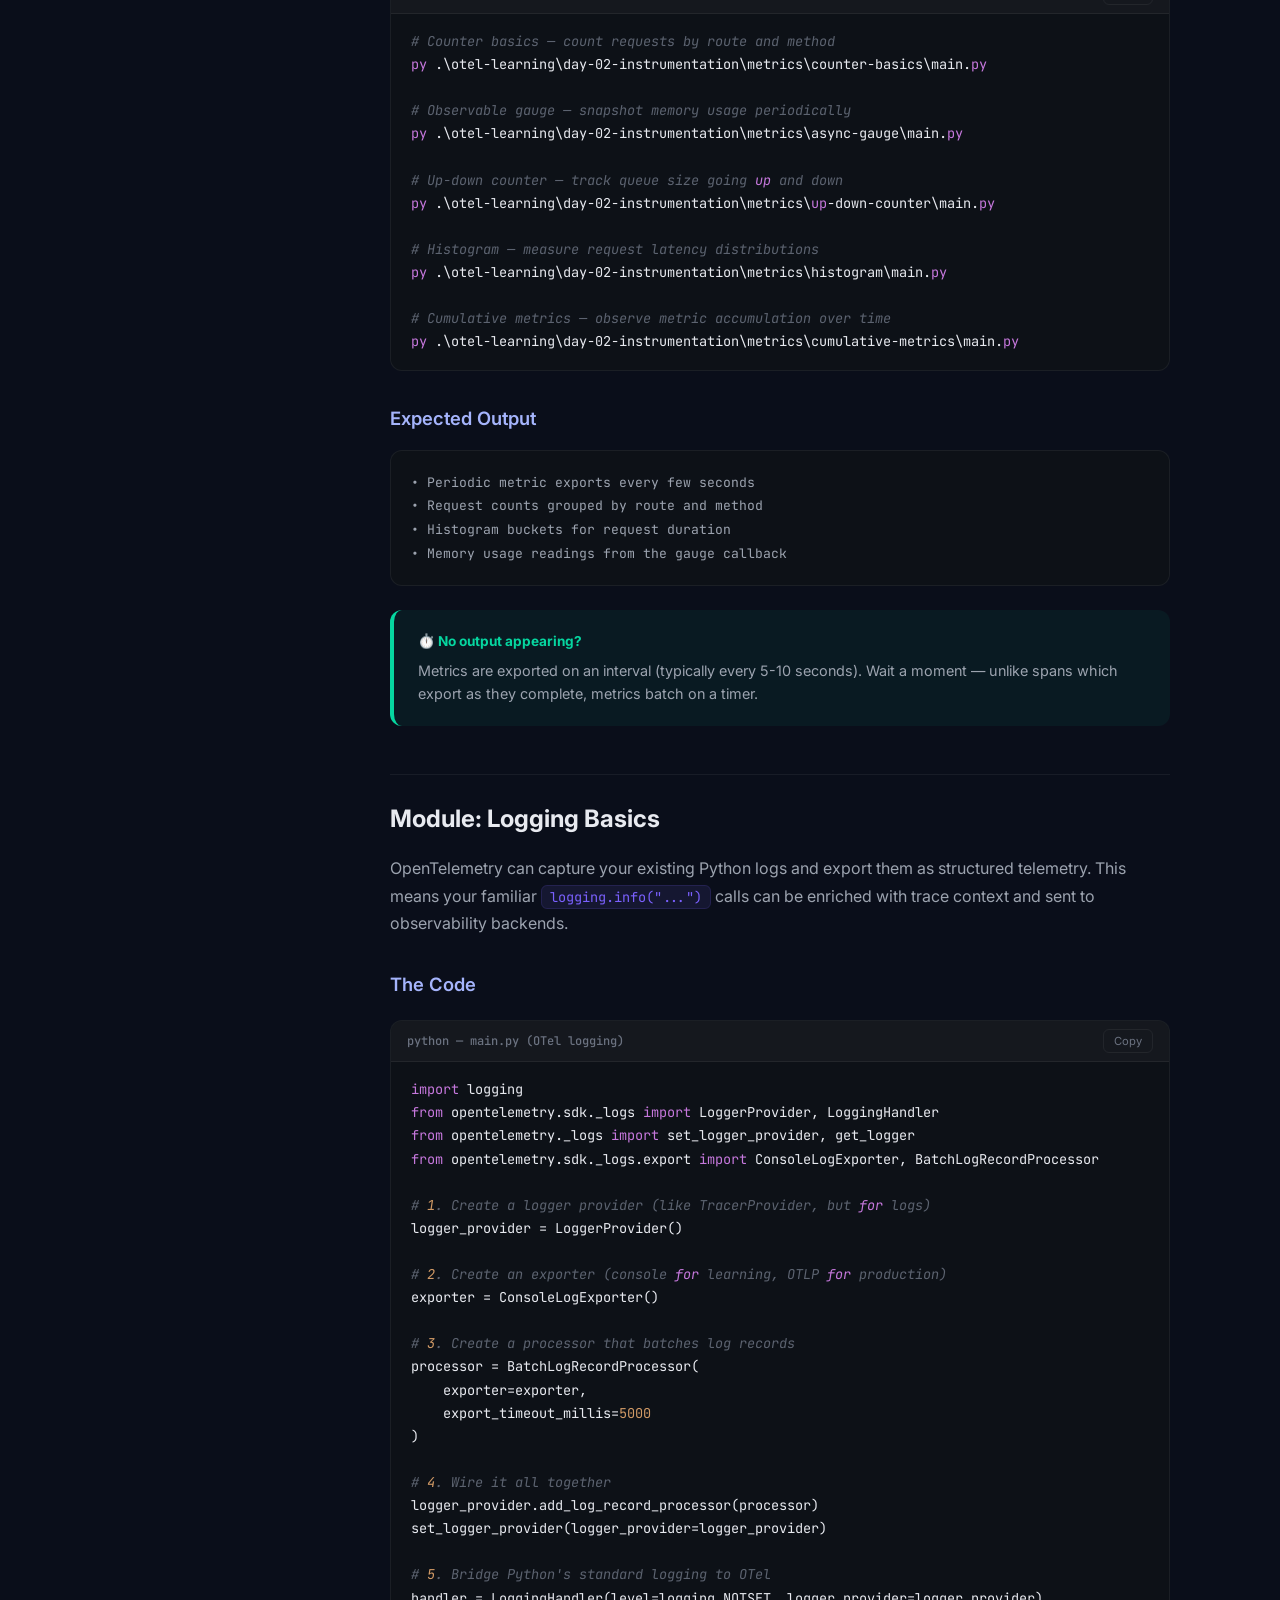
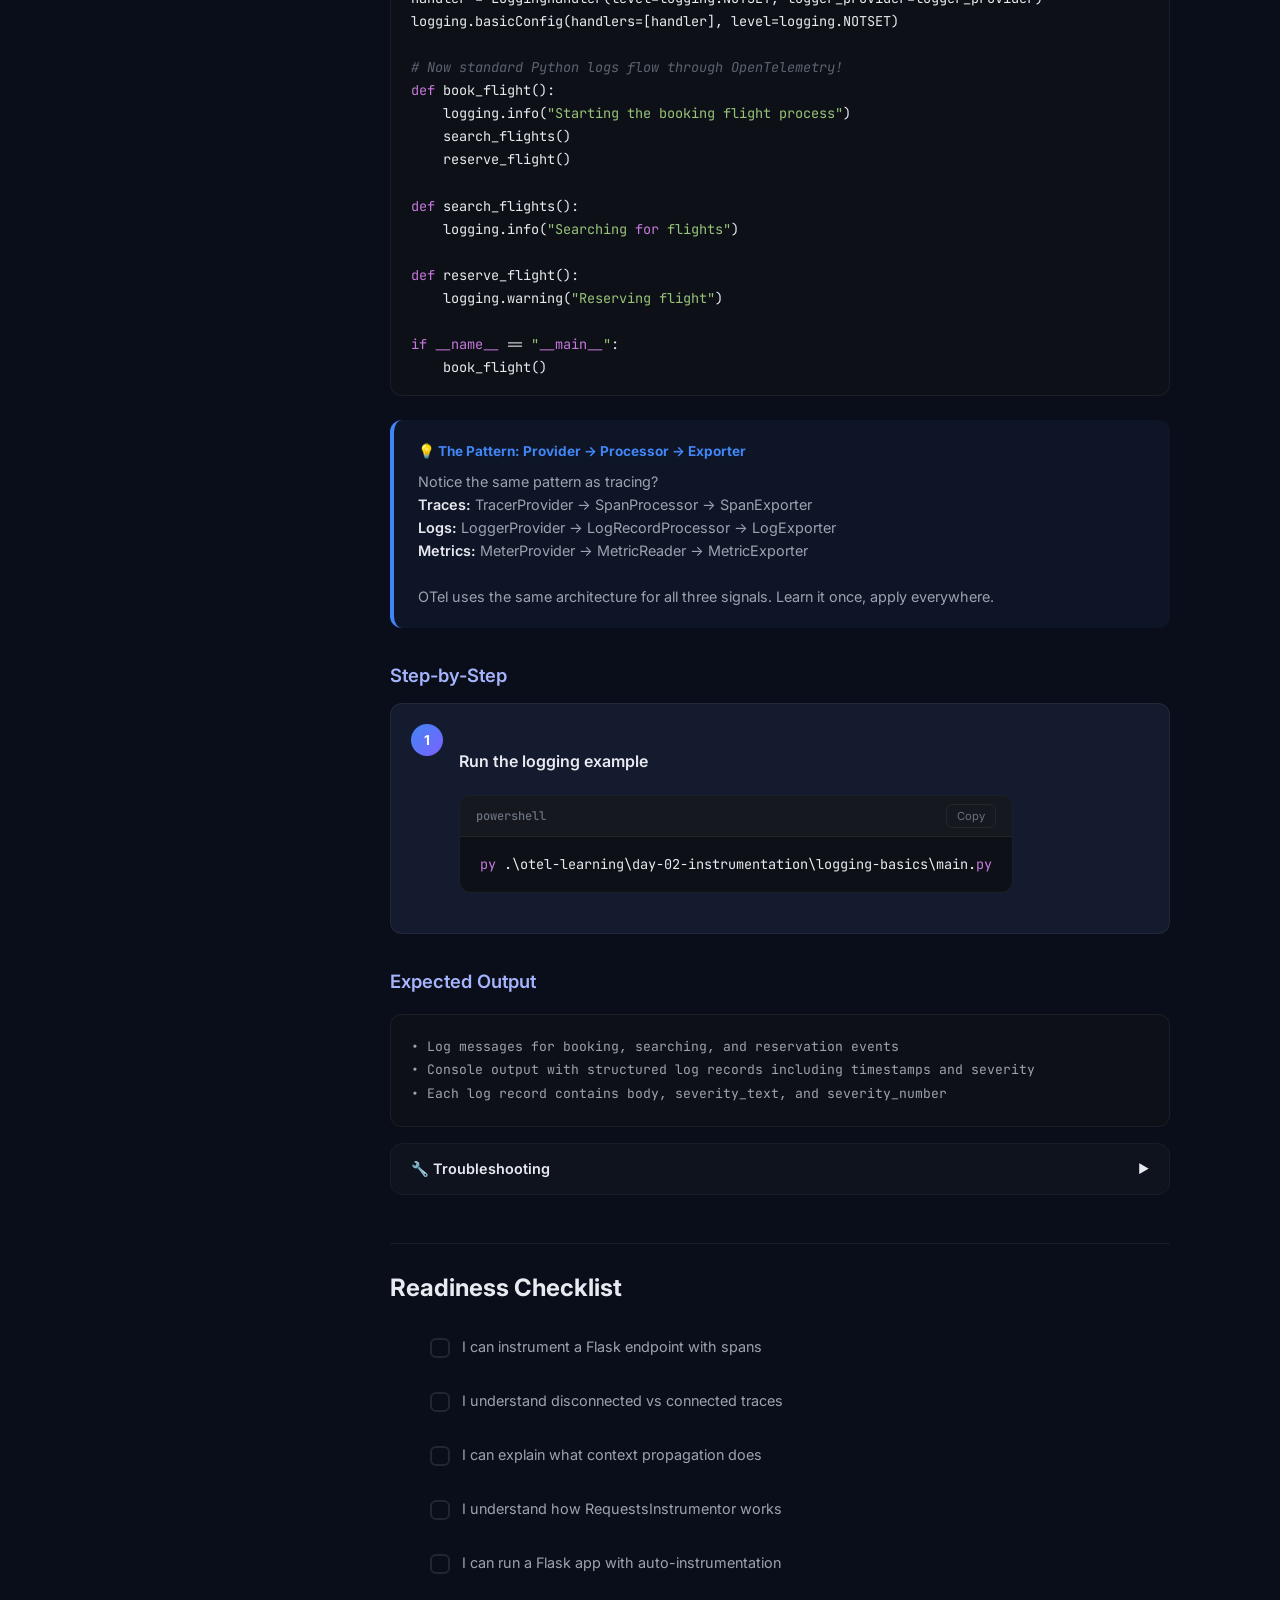
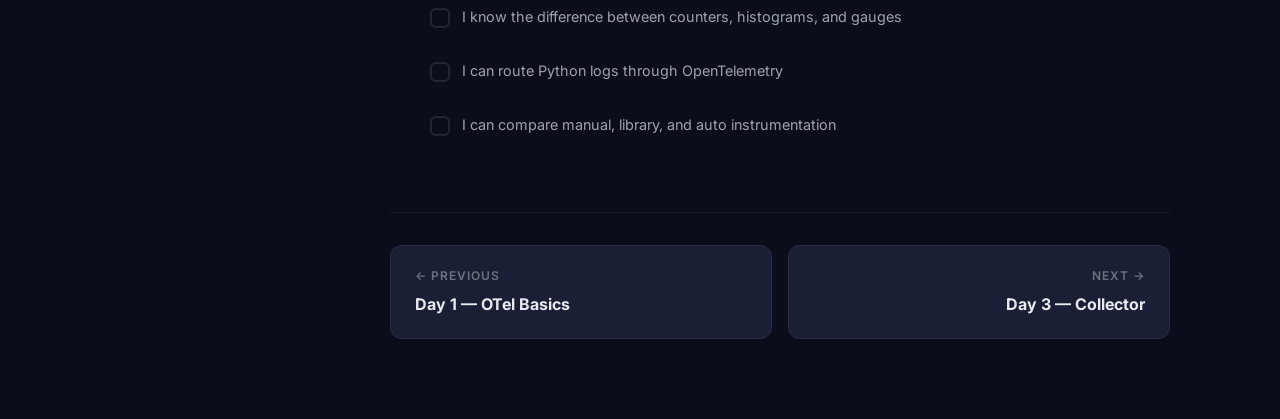
<file: site/day-02.html>
<!DOCTYPE html>
<html lang="en">
<head>
  <meta charset="UTF-8">
  <meta name="viewport" content="width=device-width, initial-scale=1.0">
  <title>Day 2 — Instrumentation | OTel Learning</title>
  <meta name="description" content="Trace real HTTP calls, log meaningful events, count application behavior. Learn manual, library, and auto-instrumentation approaches with OpenTelemetry.">
  <link rel="stylesheet" href="css/style.css">
  <link rel="icon" href="data:image/svg+xml,<svg xmlns='http://www.w3.org/2000/svg' viewBox='0 0 100 100'><text y='.9em' font-size='90'>🔭</text></svg>">
</head>
<body>

  <header class="site-header">
    <a href="../index.html" class="header-logo"><span class="logo-icon">🔭</span><span>OTel Learning</span></a>
    <nav class="header-nav">
      <a href="../index.html">Home</a>
      <a href="quick-start.html">Quick Start</a>
      <a href="day-00.html" class="active">Days</a>
      <a href="https://github.com/ThejaReddy1/learn-otel" target="_blank">GitHub ↗</a>
    </nav>
    <button class="menu-toggle" aria-label="Toggle menu">☰</button>
  </header>

  <aside class="sidebar">
    <div class="sidebar-section">
      <div class="sidebar-section-title">Learning Path</div>
      <a href="day-00.html" class="sidebar-link" data-day="0"><span class="day-badge">0</span><span>Foundations</span><span class="check-icon">✓</span></a>
      <a href="day-01.html" class="sidebar-link" data-day="1"><span class="day-badge">1</span><span>OTel Basics</span><span class="check-icon">✓</span></a>
      <a href="day-02.html" class="sidebar-link active" data-day="2"><span class="day-badge">2</span><span>Instrumentation</span><span class="check-icon">✓</span></a>
      <a href="day-03.html" class="sidebar-link" data-day="3"><span class="day-badge">3</span><span>Collector</span><span class="check-icon">✓</span></a>
      <a href="day-04.html" class="sidebar-link" data-day="4"><span class="day-badge">4</span><span>Exporters</span><span class="check-icon">✓</span></a>
      <a href="day-05.html" class="sidebar-link" data-day="5"><span class="day-badge">5</span><span>Pipelines</span><span class="check-icon">✓</span></a>
      <a href="day-06.html" class="sidebar-link" data-day="6"><span class="day-badge">6</span><span>OTCA Concepts</span><span class="check-icon">✓</span></a>
      <a href="day-07.html" class="sidebar-link" data-day="7"><span class="day-badge">7</span><span>Mini Project</span><span class="check-icon">✓</span></a>
    </div>
    <div class="sidebar-section">
      <div class="sidebar-section-title">Resources</div>
      <a href="quick-start.html" class="sidebar-link"><span class="day-badge">⚡</span><span>Quick Start</span></a>
    </div>
  </aside>
  <div class="sidebar-overlay"></div>

  <main class="main-content">
    <div class="content-wrapper">

      <div class="page-header">
        <div class="page-breadcrumb">
          <a href="../index.html">Home</a> <span>/</span> <span>Day 2</span>
        </div>
        <div class="page-day-label day-2">Day 2 — Practical</div>
        <h1 class="page-title">Instrumentation</h1>
        <p class="page-description">
          Instrumentation is where OpenTelemetry becomes practical. You stop thinking about abstract telemetry 
          and start tracing real HTTP calls, logging meaningful events, and counting what your application is doing.
        </p>
        <div style="display:flex;gap:12px;margin-top:16px;flex-wrap:wrap;">
          <span style="font-size:0.78rem;color:var(--text-muted);background:rgba(255,255,255,0.04);border:1px solid var(--border-subtle);padding:4px 12px;border-radius:100px;">⏱ ~60 min hands-on</span>
          <span style="font-size:0.78rem;color:var(--accent-blue);background:rgba(66,133,244,0.08);border:1px solid rgba(66,133,244,0.2);padding:4px 12px;border-radius:100px;">🟦 Beginner — Intermediate</span>
        </div>
      </div>

      <div class="content">

        <h2 id="learning-outcomes">Learning Outcomes</h2>
        <ul>
          <li>Instrument Flask services and client calls</li>
          <li>Understand distributed tracing and context propagation</li>
          <li>Capture logs and metrics alongside traces</li>
          <li>Compare manual, library-based, and auto-instrumentation approaches</li>
        </ul>

        <h2 id="prerequisites">Prerequisites</h2>
        <div class="code-block" data-lang="powershell">
          <div class="code-header"><span class="code-lang">powershell</span><button class="code-copy-btn">Copy</button></div>
          <pre><code>py -m pip install -r .\shared-resources\python\requirements.txt
py -m pip install -r .\shared-resources\python\requirements-auto.txt</code></pre>
        </div>

        <h2 id="modules">Modules</h2>
        <div class="modules-grid">
          <div class="module-card">
            <div class="module-card-icon">🌐</div>
            <div class="module-card-title">API Instrumentation</div>
            <div class="module-card-desc">Flask server spans, distributed tracing, context propagation, exceptions, and status codes.</div>
          </div>
          <div class="module-card">
            <div class="module-card-icon">📚</div>
            <div class="module-card-title">Library Instrumentation</div>
            <div class="module-card-desc">Automatic spans from instrumented libraries like requests and Flask.</div>
          </div>
          <div class="module-card">
            <div class="module-card-icon">⚡</div>
            <div class="module-card-title">Auto-Instrumentation</div>
            <div class="module-card-desc">Zero-code instrumentation that wraps your Python app automatically.</div>
          </div>
          <div class="module-card">
            <div class="module-card-icon">📊</div>
            <div class="module-card-title">Metrics</div>
            <div class="module-card-desc">Counters, histograms, gauges, and up-down counters for measuring application behavior.</div>
          </div>
          <div class="module-card">
            <div class="module-card-icon">📝</div>
            <div class="module-card-title">Logging Basics</div>
            <div class="module-card-desc">Structured logging integrated with OpenTelemetry for correlated log output.</div>
          </div>
        </div>

        <h2 id="three-approaches">The Three Instrumentation Approaches</h2>
        <p>Before diving into the modules, understand the three ways you can instrument an application:</p>

        <div class="diagram-box">
          <div class="diagram-flow">
            <div class="diagram-node">🔧 Manual<br><small style="color:var(--text-muted)">Full control, you write every span</small></div>
            <div class="diagram-arrow">|</div>
            <div class="diagram-node">📚 Library<br><small style="color:var(--text-muted)">Pre-built spans from instrumented libs</small></div>
            <div class="diagram-arrow">|</div>
            <div class="diagram-node">⚡ Auto<br><small style="color:var(--text-muted)">Zero code changes, wraps your app</small></div>
          </div>
        </div>

        <div class="callout callout-info">
          <div class="callout-title">💡 When to use which?</div>
          <div class="callout-body">
            <strong>Manual</strong> — when you need custom business spans (e.g. "validate payment").<br>
            <strong>Library</strong> — when you want automatic spans for HTTP, database, or framework calls.<br>
            <strong>Auto</strong> — when you want telemetry without changing application code at all.
          </div>
        </div>

        <div class="callout callout-tip" style="border-color: var(--accent-purple); background: rgba(123,97,255,0.06);">
          <div class="callout-title" style="color: var(--accent-purple);">🏆 The "Golden Path" Cheat Sheet</div>
          <div class="callout-body">
            Getting stuck on configuration is the #1 reason beginners give up on OTel. Here is the industry-standard "Golden Path" for Python. Always start here:
            <br><br>
            <strong>1. Install the CLI & Auto-instrumentation bootstrap:</strong>
            <pre style="background: var(--bg-code); padding: 12px; border-radius: var(--radius-sm); margin-top: 8px;"><code>pip install opentelemetry-distro opentelemetry-exporter-otlp
opentelemetry-bootstrap -a install</code></pre>
            
            <strong>2. Run your app wrapped in the OTel CLI (Zero Code Changes!):</strong>
            <pre style="background: var(--bg-code); padding: 12px; border-radius: var(--radius-sm); margin: 8px 0;"><code>export OTEL_SERVICE_NAME="my-awesome-python-app"
export OTEL_TRACES_EXPORTER="otlp"
export OTEL_EXPORTER_OTLP_ENDPOINT="http://localhost:4317"

opentelemetry-instrument python my_app.py</code></pre>
            Only drop down into manual library instrumentation if the Auto-instrumentation doesn't capture the specific business logic you need!
          </div>
        </div>

        <!-- ============================================ -->
        <!-- API INSTRUMENTATION MODULE -->
        <!-- ============================================ -->

        <h2 id="api-instrumentation">Module: API Instrumentation</h2>
        <p>These examples build a trace story step by step: instrument a Flask server, connect two services, propagate context, record errors, and observe status-related behavior.</p>

        <h3>Server Setup — Your First Instrumented API</h3>
        <p>This is a Flask server with manual tracing. The <code>charge.py</code> server creates a span for every incoming request, extracts trace context from headers, and attaches useful attributes:</p>

        <div class="code-block" data-lang="python">
          <div class="code-header"><span class="code-lang">python — charge.py (server)</span><button class="code-copy-btn">Copy</button></div>
          <pre><code>from flask import Flask, request
from opentelemetry.sdk.resources import Resource
from opentelemetry import trace, context
from opentelemetry.propagate import extract
from opentelemetry.sdk.trace import TracerProvider
from opentelemetry.sdk.trace.export import BatchSpanProcessor, ConsoleSpanExporter

def configure_tracer():
    exporter = ConsoleSpanExporter()
    span_processor = BatchSpanProcessor(exporter)
    resource = Resource.create({
        "service.name": "Charge service",
        "service.version": "0.4.0"
    })
    provider = TracerProvider(resource=resource)
    provider.add_span_processor(span_processor)
    trace.set_tracer_provider(provider)
    return trace.get_tracer("charge.py", "0.4.0")

tracer = configure_tracer()
app = Flask(__name__)

# Extract incoming trace context from HTTP headers
@app.before_request
def before_request_func():
    token = context.attach(extract(request.headers))
    request.environ["context_token"] = token

@app.teardown_request
def teardown_request_function(err):
    token = request.environ.get("context_token", None)
    if token:
        context.detach(token)

@app.route("/charge")
@tracer.start_as_current_span("Charge Account", kind=trace.SpanKind.SERVER)
def charge():
    span = trace.get_current_span()
    span.set_attributes({
        "HTTP_METHOD": request.method,
        "CLIENT_IP": request.remote_addr,
        "HTTP_PATH": request.path
    })
    span.add_event("User has insufficient Funds, only has $5")
    return "Charging Users Bank Account"

if __name__ == "__main__":
    app.run(debug=True)</code></pre>
        </div>

        <div class="callout callout-tip">
          <div class="callout-title">🧠 What's happening here?</div>
          <div class="callout-body">
            <strong>context.attach(extract(...))</strong> pulls trace context from incoming HTTP headers. This is how the server "joins" an existing trace started by a client.<br><br>
            <strong>span.set_attributes(...)</strong> attaches metadata to the span. Later, when you view this trace, you'll see the HTTP method, client IP, and path right alongside the timing data.<br><br>
            <strong>span.add_event(...)</strong> records a timestamped event inside the span — like a structured log entry within the trace.
          </div>
        </div>

        <div class="callout callout-info">
          <div class="callout-title">🏷️ OTel Semantic Conventions for HTTP Attributes</div>
          <div class="callout-body">
            The example above uses custom uppercase attribute names like <code>"HTTP_METHOD"</code> and <code>"CLIENT_IP"</code> for clarity. In production, use the official OTel semantic conventions:<br><br>
            <code>"http.request.method"</code> instead of <code>"HTTP_METHOD"</code><br>
            <code>"url.full"</code> instead of <code>"HTTP_URL"</code><br>
            <code>"client.address"</code> instead of <code>"CLIENT_IP"</code><br><br>
            Semantic conventions ensure your attributes match what observability backends expect, enabling automatic dashboards and alerts.
            <a href="https://opentelemetry.io/docs/specs/semconv/http/" target="_blank" style="color:var(--accent-cyan);">Read the HTTP semantic conventions ↗</a>
          </div>
        </div>

        <h3>Distributed Tracing</h3>
        <div class="callout callout-info">
          <div class="callout-title">💡 Key Concept</div>
          <div class="callout-body">Before context propagation, the server and client produce <strong>separate traces</strong>. After propagation, they share the same trace ID — giving you a connected view of the entire request flow.</div>
        </div>

        <div class="step-card">
          <div class="step-number">1</div>
          <div class="step-body">
            <h4>Terminal 1 — Start the server</h4>
            <div class="code-block" data-lang="powershell">
              <div class="code-header"><span class="code-lang">powershell</span><button class="code-copy-btn">Copy</button></div>
              <pre><code>py .\otel-learning\day-02-instrumentation\api-instrumentation\distributed-tracing\charge.py</code></pre>
            </div>
          </div>
        </div>

        <div class="step-card">
          <div class="step-number">2</div>
          <div class="step-body">
            <h4>Terminal 2 — Run the client</h4>
            <div class="code-block" data-lang="powershell">
              <div class="code-header"><span class="code-lang">powershell</span><button class="code-copy-btn">Copy</button></div>
              <pre><code>py .\otel-learning\day-02-instrumentation\api-instrumentation\distributed-tracing\payment.py</code></pre>
            </div>
          </div>
        </div>

        <h3>Context Propagation</h3>
        <div class="step-card">
          <div class="step-number">3</div>
          <div class="step-body">
            <h4>Run with context propagation enabled</h4>
            <div class="code-block" data-lang="powershell">
              <div class="code-header"><span class="code-lang">powershell</span><button class="code-copy-btn">Copy</button></div>
              <pre><code># Terminal 1
py .\otel-learning\day-02-instrumentation\api-instrumentation\context-propagation\charge.py
# Terminal 2
py .\otel-learning\day-02-instrumentation\api-instrumentation\context-propagation\payment.py</code></pre>
            </div>
          </div>
        </div>

        <h3>Expected Output</h3>
        <div class="terminal-block">
          <span class="output">• A server span for /charge<br>
          • Separate traces before propagation<br>
          • Shared trace IDs after propagation<br>
          • Span attributes showing HTTP method, path, and client IP</span>
        </div>

        <!-- ============================================ -->
        <!-- LIBRARY INSTRUMENTATION MODULE -->
        <!-- ============================================ -->

        <h2 id="library-instrumentation">Module: Library Instrumentation</h2>
        <p>Instead of manually creating spans for every HTTP call, you can let a <strong>library instrumentor</strong> do it for you. The <code>RequestsInstrumentor</code> automatically creates client spans for every outgoing HTTP request made with the <code>requests</code> library.</p>

        <h3>The Client — payment.py</h3>
        <div class="code-block" data-lang="python">
          <div class="code-header"><span class="code-lang">python — payment.py (library-instrumented client)</span><button class="code-copy-btn">Copy</button></div>
          <pre><code>import requests
from opentelemetry import trace
from opentelemetry.sdk.resources import Resource
from opentelemetry.instrumentation.requests import RequestsInstrumentor
from opentelemetry.sdk.trace import TracerProvider
from opentelemetry.sdk.trace.export import SimpleSpanProcessor, ConsoleSpanExporter

resources = Resource.create({
    "service.name": "Casher API",
    "service.version": "0.3.0"
})

trace.set_tracer_provider(TracerProvider(resource=resources))
trace.get_tracer_provider().add_span_processor(
    SimpleSpanProcessor(ConsoleSpanExporter())
)

# This one line instruments ALL outgoing HTTP requests
RequestsInstrumentor().instrument()

def charge_bank():
    print("charging bank")
    try:
        url = "http://127.0.0.1:5000/charge"
        resp = requests.get(url)
    except Exception as err:
        print(err)

def main():
    print("Calling bank charger...")
    charge_bank()
    print("Done! Charging bank done...")

if __name__ == "__main__":
    main()</code></pre>
        </div>

        <div class="callout callout-tip">
          <div class="callout-title">🧠 What's the difference from manual?</div>
          <div class="callout-body">
            With <strong>manual instrumentation</strong> (Day 1), you wrote <code>tracer.start_as_current_span("...")</code> around every operation.<br><br>
            With <strong>library instrumentation</strong>, you call <code>RequestsInstrumentor().instrument()</code> <em>once</em>, and every HTTP call made with <code>requests.get()</code> automatically gets a span with HTTP method, URL, status code, and timing — no extra code needed per request.
          </div>
        </div>

        <h3>Step-by-Step</h3>
        <div class="step-card">
          <div class="step-number">1</div>
          <div class="step-body">
            <h4>Start the charge server</h4>
            <div class="code-block" data-lang="powershell">
              <div class="code-header"><span class="code-lang">powershell</span><button class="code-copy-btn">Copy</button></div>
              <pre><code>py .\otel-learning\day-02-instrumentation\library-instrumentation\charge.py</code></pre>
            </div>
          </div>
        </div>
        <div class="step-card">
          <div class="step-number">2</div>
          <div class="step-body">
            <h4>In another terminal, run the client</h4>
            <div class="code-block" data-lang="powershell">
              <div class="code-header"><span class="code-lang">powershell</span><button class="code-copy-btn">Copy</button></div>
              <pre><code>py .\otel-learning\day-02-instrumentation\library-instrumentation\payment.py</code></pre>
            </div>
          </div>
        </div>

        <h3>Expected Output</h3>
        <div class="terminal-block">
          <span class="output">Calling bank charger...<br>
          charging bank<br>
          Done! Charging bank done...<br><br>
          # A client span is automatically created for the GET request:<br>
          {<br>
          &nbsp;&nbsp;"name": "GET",<br>
          &nbsp;&nbsp;"kind": "SpanKind.CLIENT",<br>
          &nbsp;&nbsp;"attributes": {<br>
          &nbsp;&nbsp;&nbsp;&nbsp;"http.method": "GET",<br>
          &nbsp;&nbsp;&nbsp;&nbsp;"http.url": "http://127.0.0.1:5000/charge",<br>
          &nbsp;&nbsp;&nbsp;&nbsp;"http.status_code": 200<br>
          &nbsp;&nbsp;}<br>
          }</span>
        </div>

        <!-- ============================================ -->
        <!-- AUTO-INSTRUMENTATION MODULE -->
        <!-- ============================================ -->

        <h2 id="auto-instrumentation">Module: Auto-Instrumentation</h2>
        <p>Auto-instrumentation is the <strong>zero-code approach</strong>. You don't add any OpenTelemetry imports or tracer setup to your application. Instead, you wrap the app at startup using a command-line tool.</p>

        <h3>The Application — No OTel Code!</h3>
        <div class="code-block" data-lang="python">
          <div class="code-header"><span class="code-lang">python — products.py (plain Flask, no OTel code)</span><button class="code-copy-btn">Copy</button></div>
          <pre><code>from flask import Flask

app = Flask(__name__)

@app.route("/")
def charge():
    return "Here are all of the available products"

if __name__ == "__main__":
    app.run(debug=False, use_reloader=False)</code></pre>
        </div>

        <div class="callout callout-warning">
          <div class="callout-title">⚠️ Notice!</div>
          <div class="callout-body">There are <strong>zero OpenTelemetry imports</strong> in this file. The app is completely unaware of tracing. All instrumentation happens externally at startup.</div>
        </div>

        <h3>Step-by-Step</h3>
        <div class="step-card">
          <div class="step-number">1</div>
          <div class="step-body">
            <h4>Install instrumentors automatically</h4>
            <p>This command scans your installed packages and installs matching OpenTelemetry instrumentors:</p>
            <div class="code-block" data-lang="powershell">
              <div class="code-header"><span class="code-lang">powershell</span><button class="code-copy-btn">Copy</button></div>
              <pre><code>opentelemetry-bootstrap -a install</code></pre>
            </div>
          </div>
        </div>
        <div class="step-card">
          <div class="step-number">2</div>
          <div class="step-body">
            <h4>Start the app with auto-instrumentation</h4>
            <div class="code-block" data-lang="powershell">
              <div class="code-header"><span class="code-lang">powershell</span><button class="code-copy-btn">Copy</button></div>
              <pre><code>opentelemetry-instrument --traces_exporter console --metrics_exporter console --service_name products py .\otel-learning\day-02-instrumentation\auto-instrumentation\products.py</code></pre>
            </div>
          </div>
        </div>
        <div class="step-card">
          <div class="step-number">3</div>
          <div class="step-body">
            <h4>Send a request</h4>
            <p>Open <a href="http://127.0.0.1:5000/" target="_blank">http://127.0.0.1:5000/</a> in your browser and check the terminal for trace output.</p>
          </div>
        </div>

        <div class="callout callout-info">
          <div class="callout-title">💡 CLI vs Environment Variables</div>
          <div class="callout-body">
            You can configure auto-instrumentation via CLI flags or environment variables:<br><br>
            <code>--traces_exporter</code> → <code>OTEL_TRACES_EXPORTER</code><br>
            <code>--metrics_exporter</code> → <code>OTEL_METRICS_EXPORTER</code><br>
            <code>--service_name</code> → <code>OTEL_SERVICE_NAME</code><br>
            <code>--exporter_otlp_endpoint</code> → <code>OTEL_EXPORTER_OTLP_ENDPOINT</code><br><br>
            <strong>Note:</strong> With env vars, the /v1/traces path is <em>not</em> auto-appended — you must configure it manually.
          </div>
        </div>

        <h3>Expected Output</h3>
        <div class="terminal-block">
          <span class="output">{<br>
          &nbsp;&nbsp;"name": "GET /",<br>
          &nbsp;&nbsp;"context": {<br>
          &nbsp;&nbsp;&nbsp;&nbsp;"trace_id": "0x694332e6eec1954dd99b58e14c449774",<br>
          &nbsp;&nbsp;&nbsp;&nbsp;"span_id": "0x9a44ec0893b21fc5"<br>
          &nbsp;&nbsp;},<br>
          &nbsp;&nbsp;"kind": "SpanKind.SERVER",<br>
          &nbsp;&nbsp;"status": { "status_code": "UNSET" }<br>
          }</span>
        </div>

        <!-- ============================================ -->
        <!-- METRICS MODULE -->
        <!-- ============================================ -->

        <h2 id="metrics">Module: Metrics</h2>
        <p>Metrics answer <strong>"how much, how often, how fast?"</strong> OpenTelemetry provides four core metric instruments. Each is designed for a different measurement pattern:</p>

        <div class="modules-grid">
          <div class="module-card">
            <div class="module-card-icon">🔢</div>
            <div class="module-card-title">Counter</div>
            <div class="module-card-desc">Always goes up — track total requests, orders placed, errors. <code>counter.add(1)</code></div>
          </div>
          <div class="module-card">
            <div class="module-card-icon">↕️</div>
            <div class="module-card-title">Up-Down Counter</div>
            <div class="module-card-desc">Can go up or down — track queue sizes, concurrent connections. <code>counter.add(-1)</code></div>
          </div>
          <div class="module-card">
            <div class="module-card-icon">📊</div>
            <div class="module-card-title">Histogram</div>
            <div class="module-card-desc">Measures distributions — request duration, payload sizes. <code>histogram.record(42.5)</code></div>
          </div>
          <div class="module-card">
            <div class="module-card-icon">📡</div>
            <div class="module-card-title">Observable Gauge</div>
            <div class="module-card-desc">Snapshot values via callbacks — memory usage, CPU, temperature. Reads value periodically.</div>
          </div>
        </div>

        <h3>Try the Examples</h3>
        <div class="code-block" data-lang="powershell">
          <div class="code-header"><span class="code-lang">powershell</span><button class="code-copy-btn">Copy</button></div>
          <pre><code># Counter basics — count requests by route and method
py .\otel-learning\day-02-instrumentation\metrics\counter-basics\main.py

# Observable gauge — snapshot memory usage periodically
py .\otel-learning\day-02-instrumentation\metrics\async-gauge\main.py

# Up-down counter — track queue size going up and down
py .\otel-learning\day-02-instrumentation\metrics\up-down-counter\main.py

# Histogram — measure request latency distributions
py .\otel-learning\day-02-instrumentation\metrics\histogram\main.py

# Cumulative metrics — observe metric accumulation over time
py .\otel-learning\day-02-instrumentation\metrics\cumulative-metrics\main.py</code></pre>
        </div>

        <h3>Expected Output</h3>
        <div class="terminal-block">
          <span class="output">• Periodic metric exports every few seconds<br>
          • Request counts grouped by route and method<br>
          • Histogram buckets for request duration<br>
          • Memory usage readings from the gauge callback</span>
        </div>

        <div class="callout callout-tip">
          <div class="callout-title">⏱️ No output appearing?</div>
          <div class="callout-body">Metrics are exported on an interval (typically every 5-10 seconds). Wait a moment — unlike spans which export as they complete, metrics batch on a timer.</div>
        </div>

        <!-- ============================================ -->
        <!-- LOGGING MODULE -->
        <!-- ============================================ -->

        <h2 id="logging-basics">Module: Logging Basics</h2>
        <p>OpenTelemetry can capture your existing Python logs and export them as structured telemetry. This means your familiar <code>logging.info("...")</code> calls can be enriched with trace context and sent to observability backends.</p>

        <h3>The Code</h3>
        <div class="code-block" data-lang="python">
          <div class="code-header"><span class="code-lang">python — main.py (OTel logging)</span><button class="code-copy-btn">Copy</button></div>
          <pre><code>import logging
from opentelemetry.sdk._logs import LoggerProvider, LoggingHandler
from opentelemetry._logs import set_logger_provider, get_logger
from opentelemetry.sdk._logs.export import ConsoleLogExporter, BatchLogRecordProcessor

# 1. Create a logger provider (like TracerProvider, but for logs)
logger_provider = LoggerProvider()

# 2. Create an exporter (console for learning, OTLP for production)
exporter = ConsoleLogExporter()

# 3. Create a processor that batches log records
processor = BatchLogRecordProcessor(
    exporter=exporter,
    export_timeout_millis=5000
)

# 4. Wire it all together
logger_provider.add_log_record_processor(processor)
set_logger_provider(logger_provider=logger_provider)

# 5. Bridge Python's standard logging to OTel
handler = LoggingHandler(level=logging.NOTSET, logger_provider=logger_provider)
logging.basicConfig(handlers=[handler], level=logging.NOTSET)

# Now standard Python logs flow through OpenTelemetry!
def book_flight():
    logging.info("Starting the booking flight process")
    search_flights()
    reserve_flight()

def search_flights():
    logging.info("Searching for flights")

def reserve_flight():
    logging.warning("Reserving flight")

if __name__ == "__main__":
    book_flight()</code></pre>
        </div>

        <div class="callout callout-info">
          <div class="callout-title">💡 The Pattern: Provider → Processor → Exporter</div>
          <div class="callout-body">
            Notice the same pattern as tracing?<br>
            <strong>Traces:</strong> TracerProvider → SpanProcessor → SpanExporter<br>
            <strong>Logs:</strong> LoggerProvider → LogRecordProcessor → LogExporter<br>
            <strong>Metrics:</strong> MeterProvider → MetricReader → MetricExporter<br><br>
            OTel uses the same architecture for all three signals. Learn it once, apply everywhere.
          </div>
        </div>

        <h3>Step-by-Step</h3>
        <div class="step-card">
          <div class="step-number">1</div>
          <div class="step-body">
            <h4>Run the logging example</h4>
            <div class="code-block" data-lang="powershell">
              <div class="code-header"><span class="code-lang">powershell</span><button class="code-copy-btn">Copy</button></div>
              <pre><code>py .\otel-learning\day-02-instrumentation\logging-basics\main.py</code></pre>
            </div>
          </div>
        </div>

        <h3>Expected Output</h3>
        <div class="terminal-block">
          <span class="output">• Log messages for booking, searching, and reservation events<br>
          • Console output with structured log records including timestamps and severity<br>
          • Each log record contains body, severity_text, and severity_number</span>
        </div>

        <!-- ============================================ -->
        <!-- TROUBLESHOOTING -->
        <!-- ============================================ -->

        <div class="collapsible">
          <button class="collapsible-trigger">
            🔧 Troubleshooting
            <span class="arrow">▶</span>
          </button>
          <div class="collapsible-content">
            <ul>
              <li>Run one service per terminal window for client/server examples.</li>
              <li>If port <code>5000</code> is busy, stop the existing Flask app before starting another example.</li>
              <li>Start the <code>charge.py</code> service before the <code>payment.py</code> client.</li>
              <li>If requests fail, confirm the server is listening on <code>127.0.0.1:5000</code>.</li>
              <li>If <code>opentelemetry-instrument</code> is not recognized, reopen the terminal after installing.</li>
              <li>If metrics don't appear, wait for the export interval (typically 5-10 seconds).</li>
              <li>If <code>psutil</code> import fails, reinstall the shared requirements.</li>
            </ul>
          </div>
        </div>

        <h2 id="checklist">Readiness Checklist</h2>
        <ul class="checklist">
          <li class="checklist-item">
            <input type="checkbox" id="day2-flask">
            <label for="day2-flask">I can instrument a Flask endpoint with spans</label>
          </li>
          <li class="checklist-item">
            <input type="checkbox" id="day2-distributed">
            <label for="day2-distributed">I understand disconnected vs connected traces</label>
          </li>
          <li class="checklist-item">
            <input type="checkbox" id="day2-context">
            <label for="day2-context">I can explain what context propagation does</label>
          </li>
          <li class="checklist-item">
            <input type="checkbox" id="day2-library">
            <label for="day2-library">I understand how RequestsInstrumentor works</label>
          </li>
          <li class="checklist-item">
            <input type="checkbox" id="day2-auto">
            <label for="day2-auto">I can run a Flask app with auto-instrumentation</label>
          </li>
          <li class="checklist-item">
            <input type="checkbox" id="day2-metrics">
            <label for="day2-metrics">I know the difference between counters, histograms, and gauges</label>
          </li>
          <li class="checklist-item">
            <input type="checkbox" id="day2-logging">
            <label for="day2-logging">I can route Python logs through OpenTelemetry</label>
          </li>
          <li class="checklist-item">
            <input type="checkbox" id="day2-approaches">
            <label for="day2-approaches">I can compare manual, library, and auto instrumentation</label>
          </li>
        </ul>
      </div>

      <nav class="page-nav">
        <a href="day-01.html" class="page-nav-link prev">
          <span class="page-nav-label">← Previous</span>
          <span class="page-nav-title">Day 1 — OTel Basics</span>
        </a>
        <a href="day-03.html" class="page-nav-link next">
          <span class="page-nav-label">Next →</span>
          <span class="page-nav-title">Day 3 — Collector</span>
        </a>
      </nav>
    </div>
  </main>

  <script src="js/main.js"></script>
  <script src="js/progress.js"></script>
  <script src="js/code-highlight.js"></script>
</body>
</html>
</file>
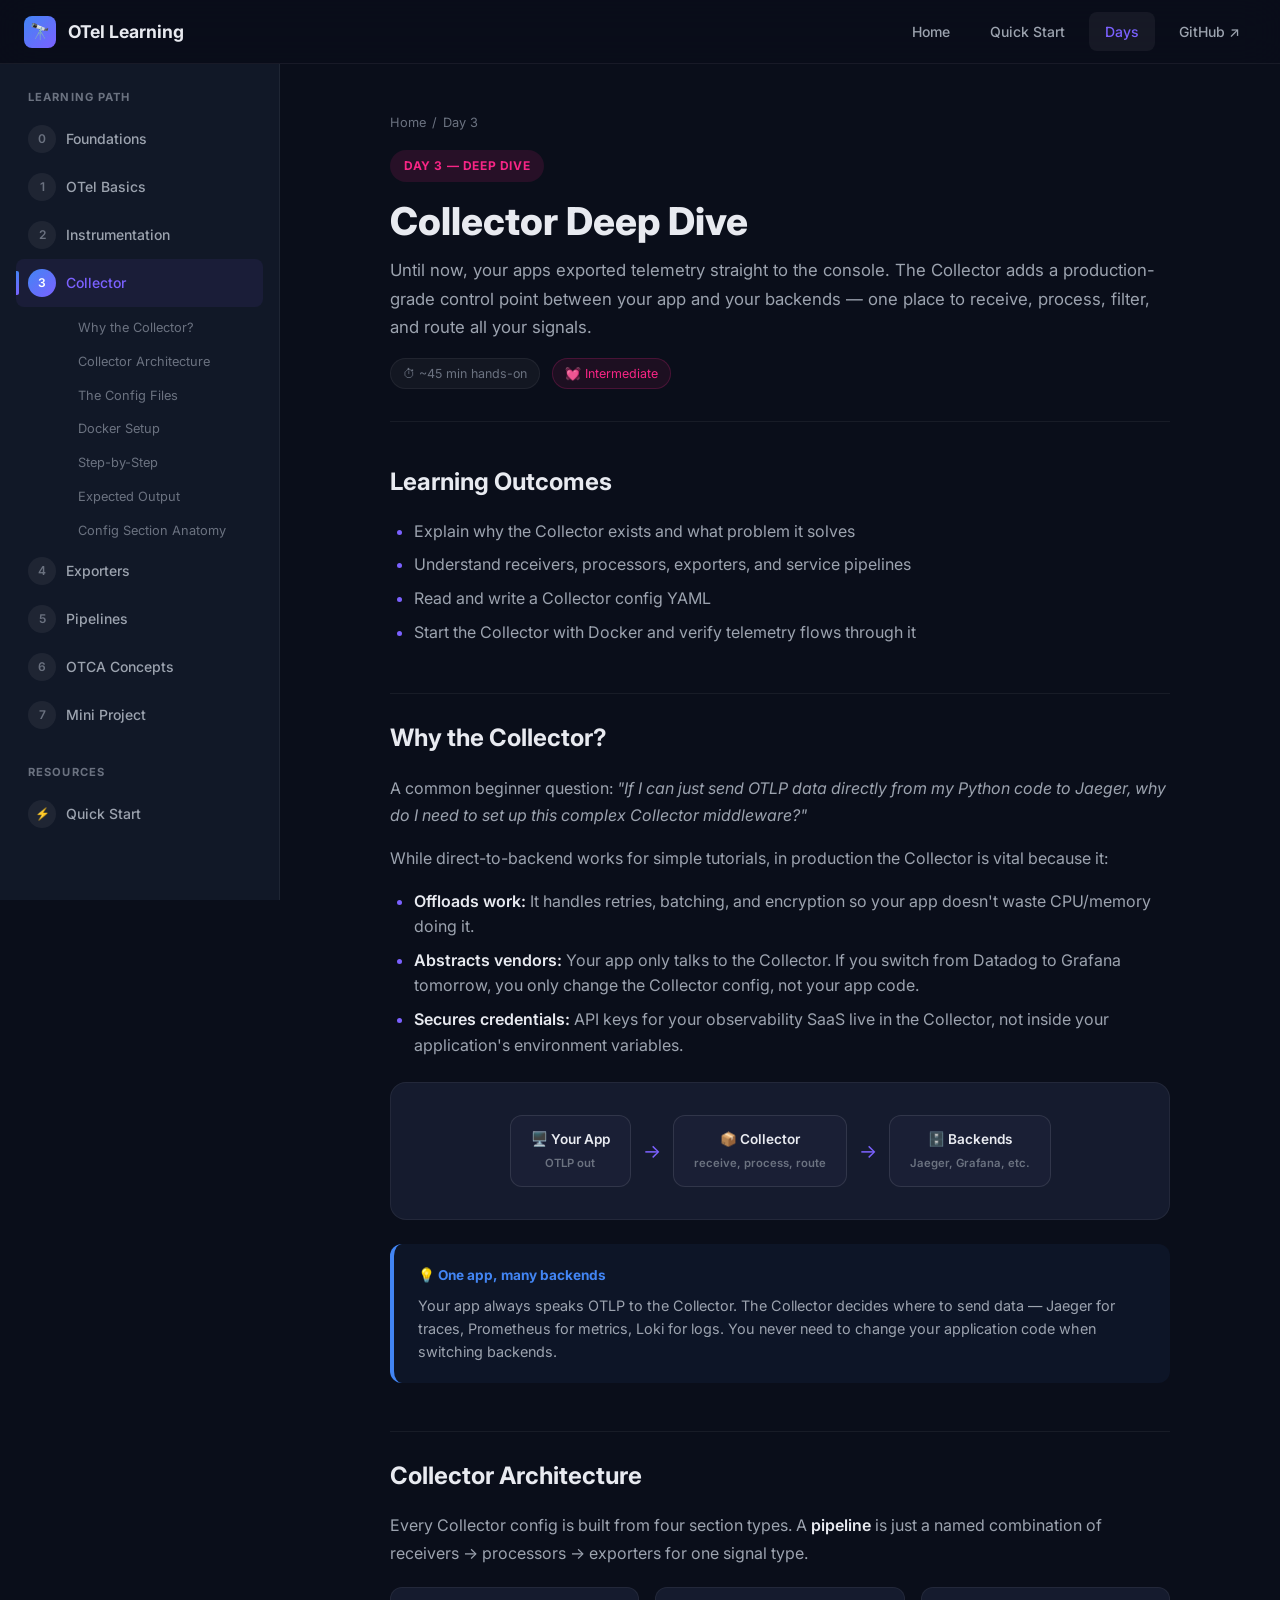
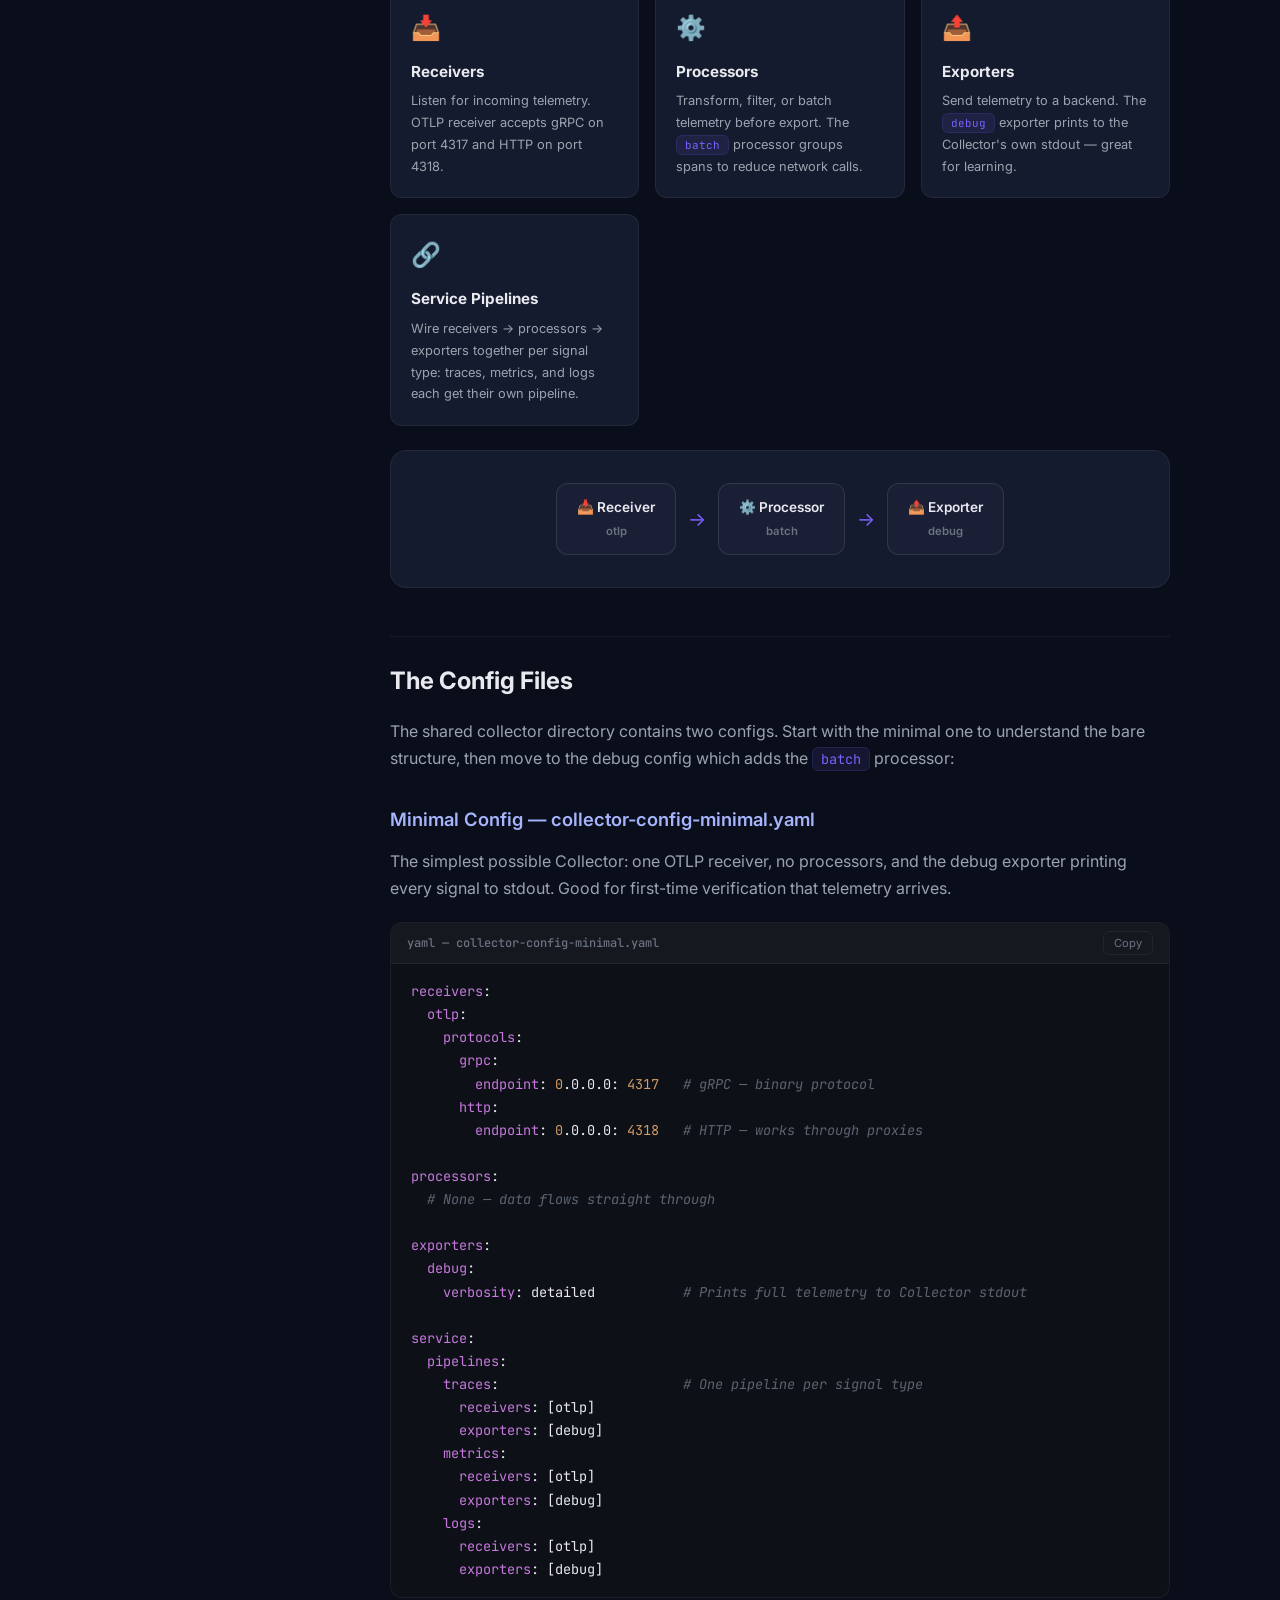
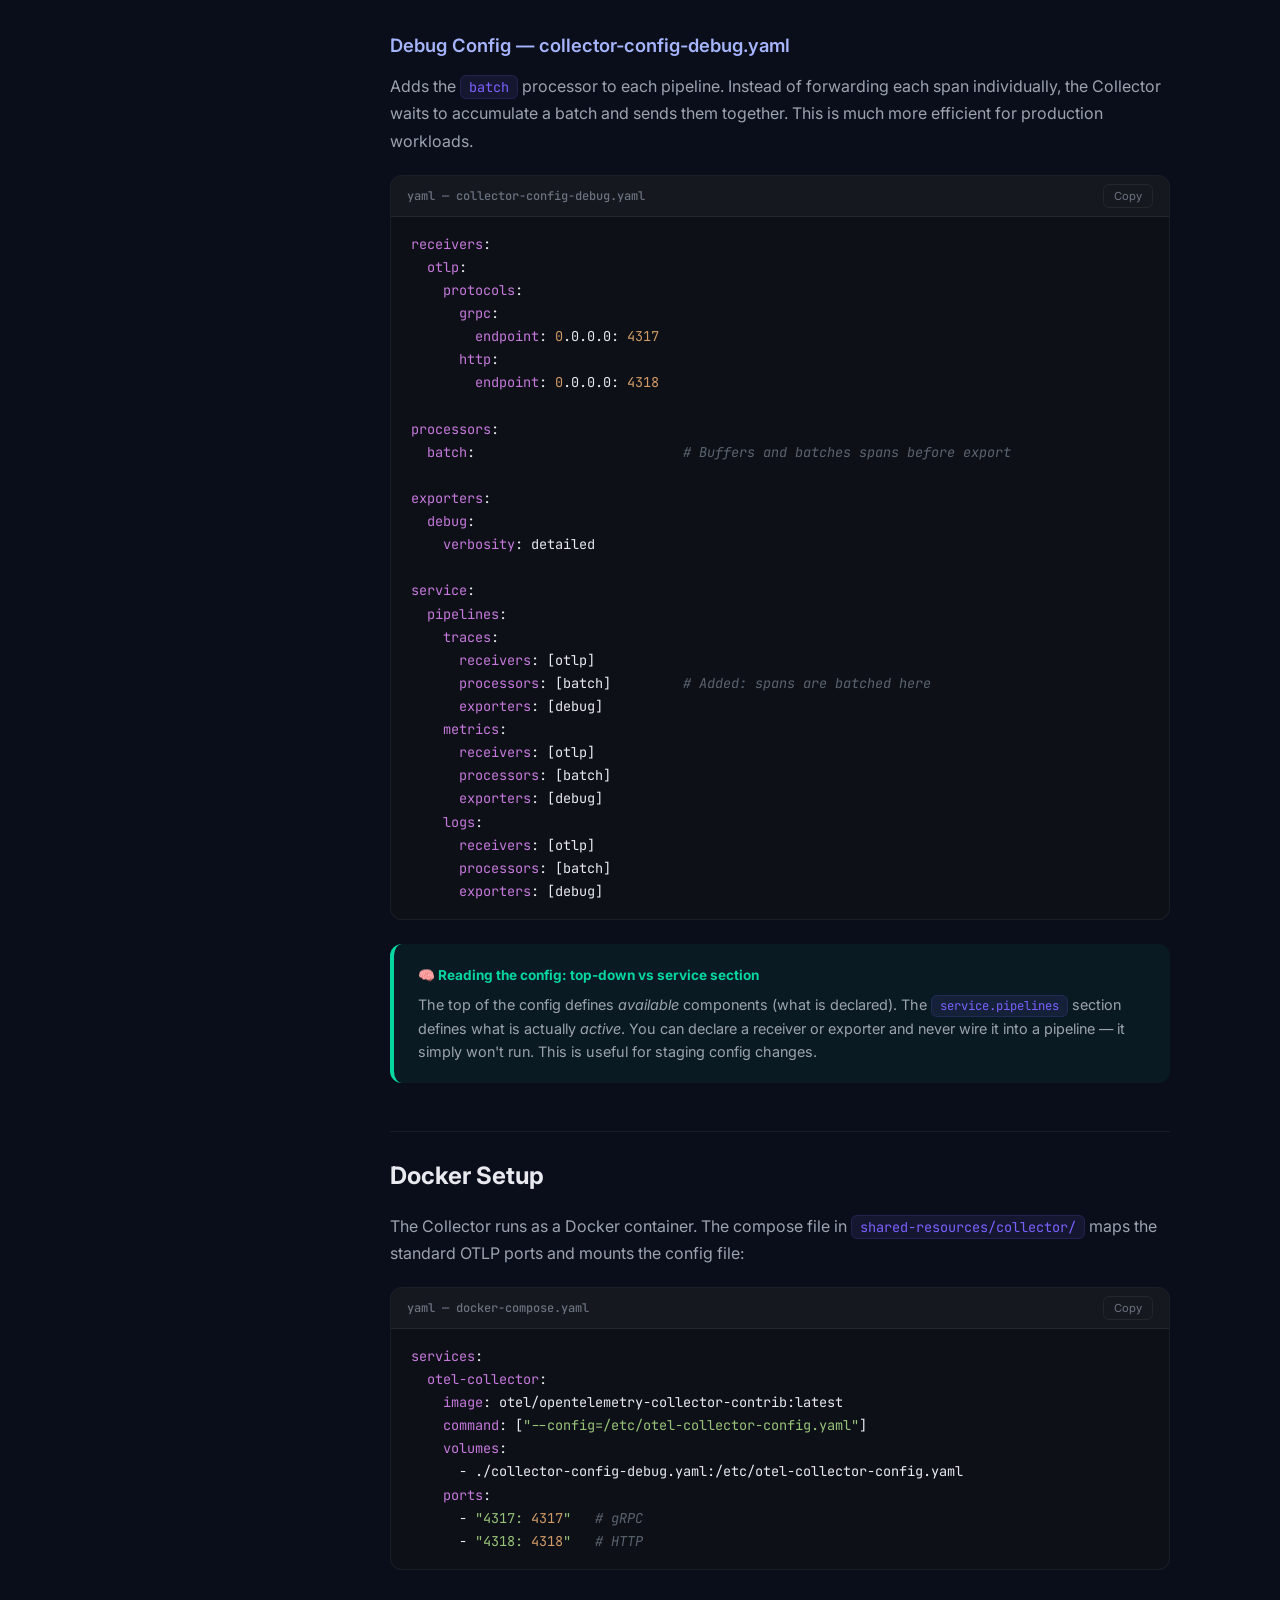
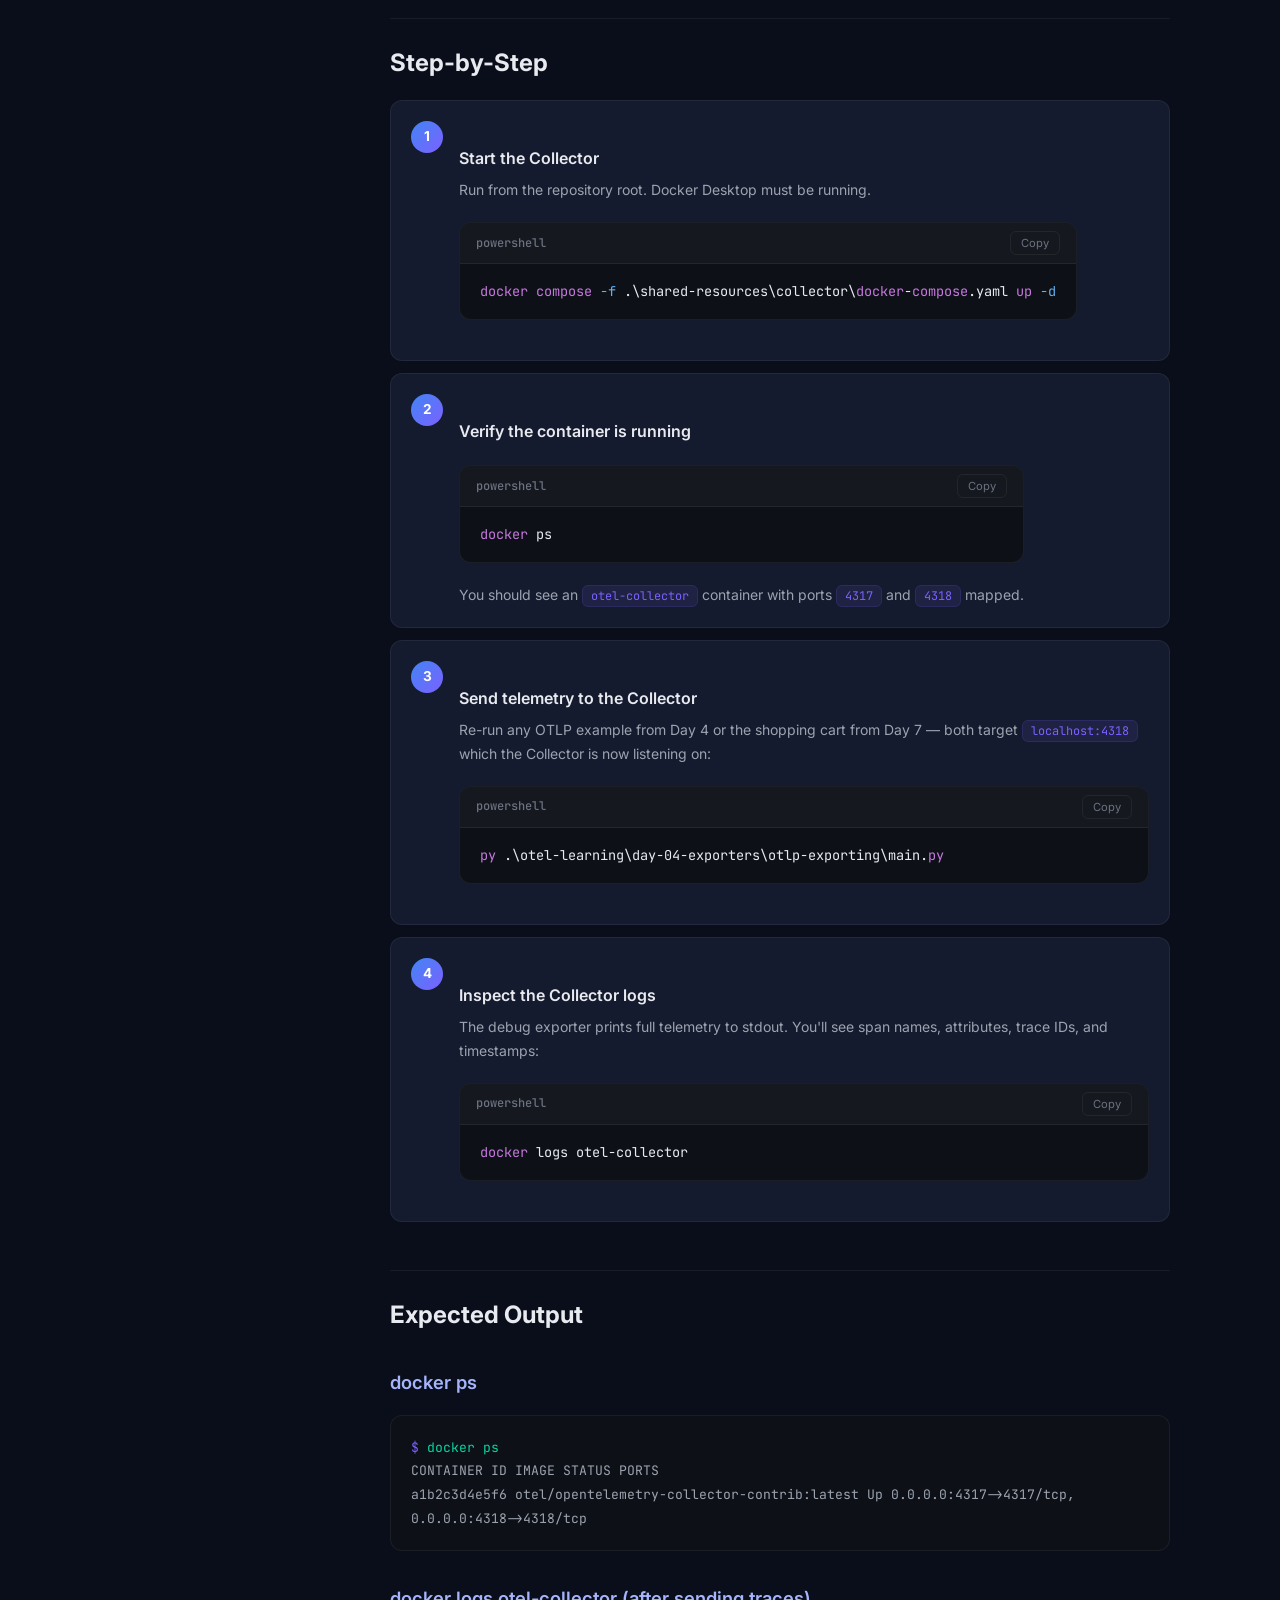
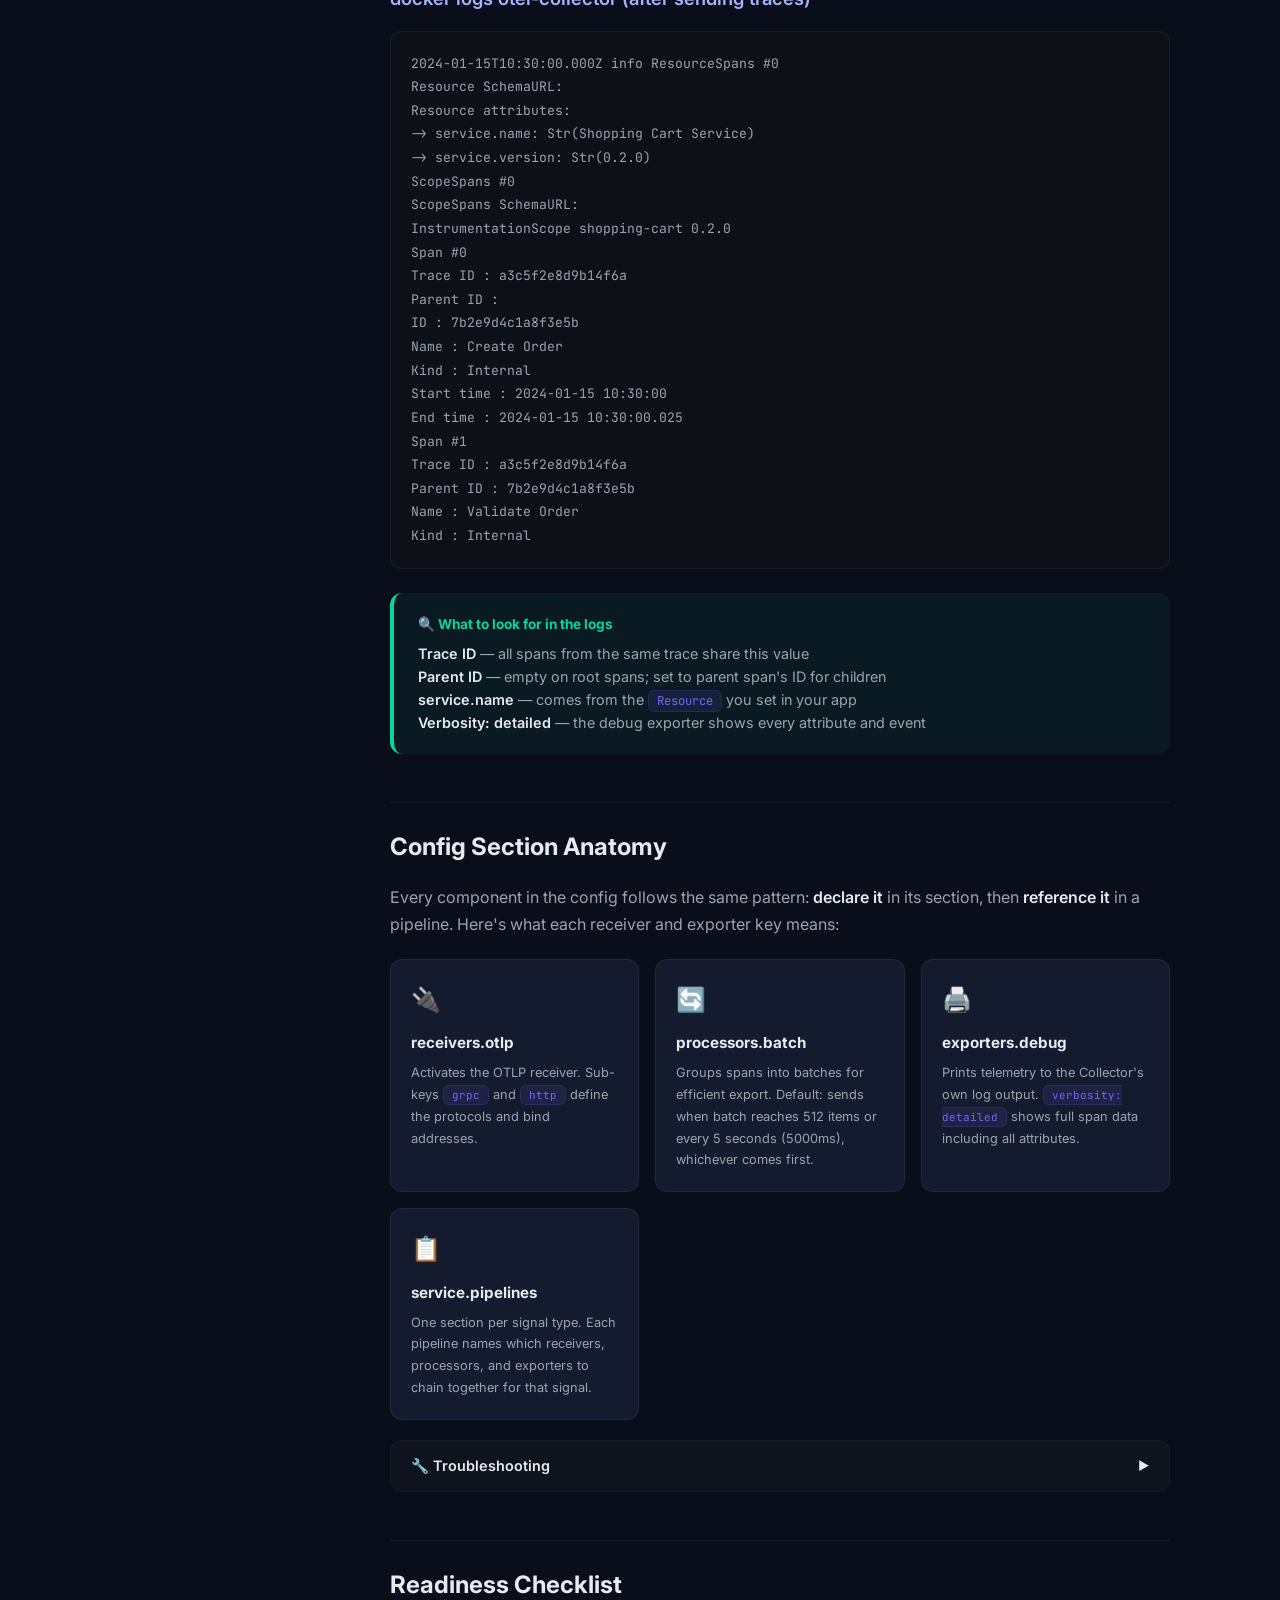
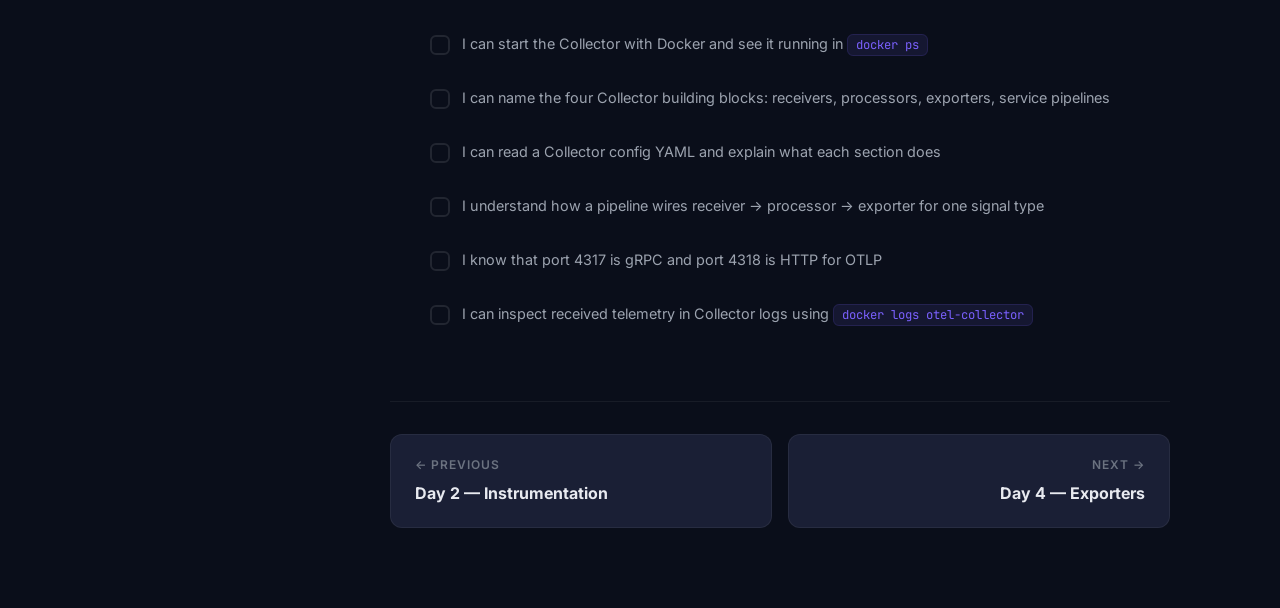
<file: site/day-03.html>
<!DOCTYPE html>
<html lang="en">
<head>
  <meta charset="UTF-8">
  <meta name="viewport" content="width=device-width, initial-scale=1.0">
  <title>Day 3 — Collector Deep Dive | OTel Learning</title>
  <meta name="description" content="Learn the OpenTelemetry Collector — receivers, processors, exporters, and pipelines. Read real YAML configs, start the Collector with Docker, and understand how telemetry flows through the Collector.">
  <link rel="stylesheet" href="css/style.css">
  <link rel="icon" href="data:image/svg+xml,<svg xmlns='http://www.w3.org/2000/svg' viewBox='0 0 100 100'><text y='.9em' font-size='90'>🔭</text></svg>">
</head>
<body>

  <header class="site-header">
    <a href="../index.html" class="header-logo"><span class="logo-icon">🔭</span><span>OTel Learning</span></a>
    <nav class="header-nav">
      <a href="../index.html">Home</a><a href="quick-start.html">Quick Start</a>
      <a href="day-00.html" class="active">Days</a><a href="https://github.com/ThejaReddy1/learn-otel" target="_blank">GitHub ↗</a>
    </nav>
    <button class="menu-toggle" aria-label="Toggle menu">☰</button>
  </header>

  <aside class="sidebar">
    <div class="sidebar-section">
      <div class="sidebar-section-title">Learning Path</div>
      <a href="day-00.html" class="sidebar-link" data-day="0"><span class="day-badge">0</span><span>Foundations</span><span class="check-icon">✓</span></a>
      <a href="day-01.html" class="sidebar-link" data-day="1"><span class="day-badge">1</span><span>OTel Basics</span><span class="check-icon">✓</span></a>
      <a href="day-02.html" class="sidebar-link" data-day="2"><span class="day-badge">2</span><span>Instrumentation</span><span class="check-icon">✓</span></a>
      <a href="day-03.html" class="sidebar-link active" data-day="3"><span class="day-badge">3</span><span>Collector</span><span class="check-icon">✓</span></a>
      <a href="day-04.html" class="sidebar-link" data-day="4"><span class="day-badge">4</span><span>Exporters</span><span class="check-icon">✓</span></a>
      <a href="day-05.html" class="sidebar-link" data-day="5"><span class="day-badge">5</span><span>Pipelines</span><span class="check-icon">✓</span></a>
      <a href="day-06.html" class="sidebar-link" data-day="6"><span class="day-badge">6</span><span>OTCA Concepts</span><span class="check-icon">✓</span></a>
      <a href="day-07.html" class="sidebar-link" data-day="7"><span class="day-badge">7</span><span>Mini Project</span><span class="check-icon">✓</span></a>
    </div>
    <div class="sidebar-section">
      <div class="sidebar-section-title">Resources</div>
      <a href="quick-start.html" class="sidebar-link"><span class="day-badge">⚡</span><span>Quick Start</span></a>
    </div>
  </aside>
  <div class="sidebar-overlay"></div>

  <main class="main-content">
    <div class="content-wrapper">

      <div class="page-header">
        <div class="page-breadcrumb">
          <a href="../index.html">Home</a> <span>/</span> <span>Day 3</span>
        </div>
        <div class="page-day-label day-3">Day 3 — Deep Dive</div>
        <h1 class="page-title">Collector Deep Dive</h1>
        <p class="page-description">
          Until now, your apps exported telemetry straight to the console. 
          The Collector adds a production-grade control point between your app and your backends — 
          one place to receive, process, filter, and route all your signals.
        </p>
        <div style="display:flex;gap:12px;margin-top:16px;flex-wrap:wrap;">
          <span style="font-size:0.78rem;color:var(--text-muted);background:rgba(255,255,255,0.04);border:1px solid var(--border-subtle);padding:4px 12px;border-radius:100px;">⏱ ~45 min hands-on</span>
          <span style="font-size:0.78rem;color:var(--accent-pink);background:rgba(247,37,133,0.08);border:1px solid rgba(247,37,133,0.2);padding:4px 12px;border-radius:100px;">💓 Intermediate</span>
        </div>
      </div>

      <div class="content">

        <h2 id="learning-outcomes">Learning Outcomes</h2>
        <ul>
          <li>Explain why the Collector exists and what problem it solves</li>
          <li>Understand receivers, processors, exporters, and service pipelines</li>
          <li>Read and write a Collector config YAML</li>
          <li>Start the Collector with Docker and verify telemetry flows through it</li>
        </ul>

        <!-- ============================================ -->
        <!-- WHY THE COLLECTOR -->
        <!-- ============================================ -->

        <h2 id="why-collector">Why the Collector?</h2>
        <p>A common beginner question: <em>"If I can just send OTLP data directly from my Python code to Jaeger, why do I need to set up this complex Collector middleware?"</em></p>
        <p>While direct-to-backend works for simple tutorials, in production the Collector is vital because it:</p>
        <ul>
          <li><strong>Offloads work:</strong> It handles retries, batching, and encryption so your app doesn't waste CPU/memory doing it.</li>
          <li><strong>Abstracts vendors:</strong> Your app only talks to the Collector. If you switch from Datadog to Grafana tomorrow, you only change the Collector config, not your app code.</li>
          <li><strong>Secures credentials:</strong> API keys for your observability SaaS live in the Collector, not inside your application's environment variables.</li>
        </ul>

        <div class="diagram-box">
          <div class="diagram-flow">
            <div class="diagram-node">🖥️ Your App<br><small style="color:var(--text-muted)">OTLP out</small></div>
            <div class="diagram-arrow">→</div>
            <div class="diagram-node">📦 Collector<br><small style="color:var(--text-muted)">receive, process, route</small></div>
            <div class="diagram-arrow">→</div>
            <div class="diagram-node">🗄️ Backends<br><small style="color:var(--text-muted)">Jaeger, Grafana, etc.</small></div>
          </div>
        </div>

        <div class="callout callout-info">
          <div class="callout-title">💡 One app, many backends</div>
          <div class="callout-body">Your app always speaks OTLP to the Collector. The Collector decides where to send data — Jaeger for traces, Prometheus for metrics, Loki for logs. You never need to change your application code when switching backends.</div>
        </div>

        <!-- ============================================ -->
        <!-- ARCHITECTURE -->
        <!-- ============================================ -->

        <h2 id="architecture">Collector Architecture</h2>
        <p>Every Collector config is built from four section types. A <strong>pipeline</strong> is just a named combination of receivers → processors → exporters for one signal type.</p>

        <div class="modules-grid">
          <div class="module-card">
            <div class="module-card-icon">📥</div>
            <div class="module-card-title">Receivers</div>
            <div class="module-card-desc">Listen for incoming telemetry. OTLP receiver accepts gRPC on port 4317 and HTTP on port 4318.</div>
          </div>
          <div class="module-card">
            <div class="module-card-icon">⚙️</div>
            <div class="module-card-title">Processors</div>
            <div class="module-card-desc">Transform, filter, or batch telemetry before export. The <code>batch</code> processor groups spans to reduce network calls.</div>
          </div>
          <div class="module-card">
            <div class="module-card-icon">📤</div>
            <div class="module-card-title">Exporters</div>
            <div class="module-card-desc">Send telemetry to a backend. The <code>debug</code> exporter prints to the Collector's own stdout — great for learning.</div>
          </div>
          <div class="module-card">
            <div class="module-card-icon">🔗</div>
            <div class="module-card-title">Service Pipelines</div>
            <div class="module-card-desc">Wire receivers → processors → exporters together per signal type: traces, metrics, and logs each get their own pipeline.</div>
          </div>
        </div>

        <div class="diagram-box">
          <div class="diagram-flow">
            <div class="diagram-node">📥 Receiver<br><small style="color:var(--text-muted)">otlp</small></div>
            <div class="diagram-arrow">→</div>
            <div class="diagram-node">⚙️ Processor<br><small style="color:var(--text-muted)">batch</small></div>
            <div class="diagram-arrow">→</div>
            <div class="diagram-node">📤 Exporter<br><small style="color:var(--text-muted)">debug</small></div>
          </div>
        </div>

        <!-- ============================================ -->
        <!-- THE CONFIG FILES -->
        <!-- ============================================ -->

        <h2 id="config-files">The Config Files</h2>
        <p>The shared collector directory contains two configs. Start with the minimal one to understand the bare structure, then move to the debug config which adds the <code>batch</code> processor:</p>

        <h3>Minimal Config — collector-config-minimal.yaml</h3>
        <p>The simplest possible Collector: one OTLP receiver, no processors, and the debug exporter printing every signal to stdout. Good for first-time verification that telemetry arrives.</p>
        <div class="code-block" data-lang="yaml">
          <div class="code-header"><span class="code-lang">yaml — collector-config-minimal.yaml</span><button class="code-copy-btn">Copy</button></div>
          <pre><code>receivers:
  otlp:
    protocols:
      grpc:
        endpoint: 0.0.0.0:4317   # gRPC — binary protocol
      http:
        endpoint: 0.0.0.0:4318   # HTTP — works through proxies

processors:
  # None — data flows straight through

exporters:
  debug:
    verbosity: detailed           # Prints full telemetry to Collector stdout

service:
  pipelines:
    traces:                       # One pipeline per signal type
      receivers: [otlp]
      exporters: [debug]
    metrics:
      receivers: [otlp]
      exporters: [debug]
    logs:
      receivers: [otlp]
      exporters: [debug]</code></pre>
        </div>

        <h3>Debug Config — collector-config-debug.yaml</h3>
        <p>Adds the <code>batch</code> processor to each pipeline. Instead of forwarding each span individually, the Collector waits to accumulate a batch and sends them together. This is much more efficient for production workloads.</p>
        <div class="code-block" data-lang="yaml">
          <div class="code-header"><span class="code-lang">yaml — collector-config-debug.yaml</span><button class="code-copy-btn">Copy</button></div>
          <pre><code>receivers:
  otlp:
    protocols:
      grpc:
        endpoint: 0.0.0.0:4317
      http:
        endpoint: 0.0.0.0:4318

processors:
  batch:                          # Buffers and batches spans before export

exporters:
  debug:
    verbosity: detailed

service:
  pipelines:
    traces:
      receivers: [otlp]
      processors: [batch]         # Added: spans are batched here
      exporters: [debug]
    metrics:
      receivers: [otlp]
      processors: [batch]
      exporters: [debug]
    logs:
      receivers: [otlp]
      processors: [batch]
      exporters: [debug]</code></pre>
        </div>

        <div class="callout callout-tip">
          <div class="callout-title">🧠 Reading the config: top-down vs service section</div>
          <div class="callout-body">
            The top of the config defines <em>available</em> components (what is declared). The <code>service.pipelines</code> section defines what is actually <em>active</em>. You can declare a receiver or exporter and never wire it into a pipeline — it simply won't run. This is useful for staging config changes.
          </div>
        </div>

        <!-- ============================================ -->
        <!-- DOCKER COMPOSE -->
        <!-- ============================================ -->

        <h2 id="docker-setup">Docker Setup</h2>
        <p>The Collector runs as a Docker container. The compose file in <code>shared-resources/collector/</code> maps the standard OTLP ports and mounts the config file:</p>

        <div class="code-block" data-lang="yaml">
          <div class="code-header"><span class="code-lang">yaml — docker-compose.yaml</span><button class="code-copy-btn">Copy</button></div>
          <pre><code>services:
  otel-collector:
    image: otel/opentelemetry-collector-contrib:latest
    command: ["--config=/etc/otel-collector-config.yaml"]
    volumes:
      - ./collector-config-debug.yaml:/etc/otel-collector-config.yaml
    ports:
      - "4317:4317"   # gRPC
      - "4318:4318"   # HTTP</code></pre>
        </div>

        <!-- ============================================ -->
        <!-- STEP BY STEP -->
        <!-- ============================================ -->

        <h2 id="step-by-step">Step-by-Step</h2>

        <div class="step-card">
          <div class="step-number">1</div>
          <div class="step-body">
            <h4>Start the Collector</h4>
            <p>Run from the repository root. Docker Desktop must be running.</p>
            <div class="code-block" data-lang="powershell">
              <div class="code-header"><span class="code-lang">powershell</span><button class="code-copy-btn">Copy</button></div>
              <pre><code>docker compose -f .\shared-resources\collector\docker-compose.yaml up -d</code></pre>
            </div>
          </div>
        </div>

        <div class="step-card">
          <div class="step-number">2</div>
          <div class="step-body">
            <h4>Verify the container is running</h4>
            <div class="code-block" data-lang="powershell">
              <div class="code-header"><span class="code-lang">powershell</span><button class="code-copy-btn">Copy</button></div>
              <pre><code>docker ps</code></pre>
            </div>
            <p>You should see an <code>otel-collector</code> container with ports <code>4317</code> and <code>4318</code> mapped.</p>
          </div>
        </div>

        <div class="step-card">
          <div class="step-number">3</div>
          <div class="step-body">
            <h4>Send telemetry to the Collector</h4>
            <p>Re-run any OTLP example from Day 4 or the shopping cart from Day 7 — both target <code>localhost:4318</code> which the Collector is now listening on:</p>
            <div class="code-block" data-lang="powershell">
              <div class="code-header"><span class="code-lang">powershell</span><button class="code-copy-btn">Copy</button></div>
              <pre><code>py .\otel-learning\day-04-exporters\otlp-exporting\main.py</code></pre>
            </div>
          </div>
        </div>

        <div class="step-card">
          <div class="step-number">4</div>
          <div class="step-body">
            <h4>Inspect the Collector logs</h4>
            <p>The debug exporter prints full telemetry to stdout. You'll see span names, attributes, trace IDs, and timestamps:</p>
            <div class="code-block" data-lang="powershell">
              <div class="code-header"><span class="code-lang">powershell</span><button class="code-copy-btn">Copy</button></div>
              <pre><code>docker logs otel-collector</code></pre>
            </div>
          </div>
        </div>

        <!-- ============================================ -->
        <!-- EXPECTED OUTPUT -->
        <!-- ============================================ -->

        <h2 id="expected-output">Expected Output</h2>

        <h3>docker ps</h3>
        <div class="terminal-block">
          <span class="prompt">$</span> docker ps<br>
          <span class="output">CONTAINER ID   IMAGE                                        STATUS    PORTS<br>
          a1b2c3d4e5f6   otel/opentelemetry-collector-contrib:latest   Up        0.0.0.0:4317->4317/tcp, 0.0.0.0:4318->4318/tcp</span>
        </div>

        <h3>docker logs otel-collector (after sending traces)</h3>
        <div class="terminal-block">
          <span class="output">2024-01-15T10:30:00.000Z info  ResourceSpans #0<br>
          Resource SchemaURL:<br>
          Resource attributes:<br>
               -> service.name: Str(Shopping Cart Service)<br>
               -> service.version: Str(0.2.0)<br>
          ScopeSpans #0<br>
          ScopeSpans SchemaURL:<br>
          InstrumentationScope shopping-cart 0.2.0<br>
          Span #0<br>
               Trace ID       : a3c5f2e8d9b14f6a<br>
               Parent ID      :<br>
               ID             : 7b2e9d4c1a8f3e5b<br>
               Name           : Create Order<br>
               Kind           : Internal<br>
               Start time     : 2024-01-15 10:30:00<br>
               End time       : 2024-01-15 10:30:00.025<br>
          Span #1<br>
               Trace ID       : a3c5f2e8d9b14f6a<br>
               Parent ID      : 7b2e9d4c1a8f3e5b<br>
               Name           : Validate Order<br>
               Kind           : Internal</span>
        </div>

        <div class="callout callout-tip">
          <div class="callout-title">🔍 What to look for in the logs</div>
          <div class="callout-body">
            <strong>Trace ID</strong> — all spans from the same trace share this value<br>
            <strong>Parent ID</strong> — empty on root spans; set to parent span's ID for children<br>
            <strong>service.name</strong> — comes from the <code>Resource</code> you set in your app<br>
            <strong>Verbosity: detailed</strong> — the debug exporter shows every attribute and event
          </div>
        </div>

        <!-- ============================================ -->
        <!-- CONFIG ANATOMY -->
        <!-- ============================================ -->

        <h2 id="config-anatomy">Config Section Anatomy</h2>
        <p>Every component in the config follows the same pattern: <strong>declare it</strong> in its section, then <strong>reference it</strong> in a pipeline. Here's what each receiver and exporter key means:</p>

        <div class="modules-grid">
          <div class="module-card">
            <div class="module-card-icon">🔌</div>
            <div class="module-card-title">receivers.otlp</div>
            <div class="module-card-desc">Activates the OTLP receiver. Sub-keys <code>grpc</code> and <code>http</code> define the protocols and bind addresses.</div>
          </div>
          <div class="module-card">
            <div class="module-card-icon">🔄</div>
            <div class="module-card-title">processors.batch</div>
            <div class="module-card-desc">Groups spans into batches for efficient export. Default: sends when batch reaches 512 items or every 5 seconds (5000ms), whichever comes first.</div>
          </div>
          <div class="module-card">
            <div class="module-card-icon">🖨️</div>
            <div class="module-card-title">exporters.debug</div>
            <div class="module-card-desc">Prints telemetry to the Collector's own log output. <code>verbosity: detailed</code> shows full span data including all attributes.</div>
          </div>
          <div class="module-card">
            <div class="module-card-icon">📋</div>
            <div class="module-card-title">service.pipelines</div>
            <div class="module-card-desc">One section per signal type. Each pipeline names which receivers, processors, and exporters to chain together for that signal.</div>
          </div>
        </div>

        <div class="collapsible">
          <button class="collapsible-trigger">
            🔧 Troubleshooting
            <span class="arrow">▶</span>
          </button>
          <div class="collapsible-content">
            <ul>
              <li>If <code>docker compose up</code> fails, make sure Docker Desktop is running first.</li>
              <li>If port 4317 or 4318 is already in use, stop any previously running Collector container: <code>docker stop otel-collector</code>.</li>
              <li>If your app exits without sending data, it may be using <code>SimpleSpanProcessor</code> which exports synchronously — the Collector needs to be running <em>before</em> the app starts.</li>
              <li>If you see no output in <code>docker logs</code>, check that your app's OTLP endpoint matches — it must be <code>http://localhost:4318/v1/traces</code> (HTTP) or <code>localhost:4317</code> (gRPC).</li>
              <li>Inspect detailed Collector startup logs: <code>docker logs otel-collector 2>&1 | head -40</code></li>
            </ul>
          </div>
        </div>

        <h2 id="checklist">Readiness Checklist</h2>
        <ul class="checklist">
          <li class="checklist-item">
            <input type="checkbox" id="day3-docker">
            <label for="day3-docker">I can start the Collector with Docker and see it running in <code>docker ps</code></label>
          </li>
          <li class="checklist-item">
            <input type="checkbox" id="day3-components">
            <label for="day3-components">I can name the four Collector building blocks: receivers, processors, exporters, service pipelines</label>
          </li>
          <li class="checklist-item">
            <input type="checkbox" id="day3-yaml">
            <label for="day3-yaml">I can read a Collector config YAML and explain what each section does</label>
          </li>
          <li class="checklist-item">
            <input type="checkbox" id="day3-pipeline">
            <label for="day3-pipeline">I understand how a pipeline wires receiver → processor → exporter for one signal type</label>
          </li>
          <li class="checklist-item">
            <input type="checkbox" id="day3-ports">
            <label for="day3-ports">I know that port 4317 is gRPC and port 4318 is HTTP for OTLP</label>
          </li>
          <li class="checklist-item">
            <input type="checkbox" id="day3-logs">
            <label for="day3-logs">I can inspect received telemetry in Collector logs using <code>docker logs otel-collector</code></label>
          </li>
        </ul>
      </div>

      <nav class="page-nav">
        <a href="day-02.html" class="page-nav-link prev">
          <span class="page-nav-label">← Previous</span>
          <span class="page-nav-title">Day 2 — Instrumentation</span>
        </a>
        <a href="day-04.html" class="page-nav-link next">
          <span class="page-nav-label">Next →</span>
          <span class="page-nav-title">Day 4 — Exporters</span>
        </a>
      </nav>
    </div>
  </main>

  <script src="js/main.js"></script>
  <script src="js/progress.js"></script>
  <script src="js/code-highlight.js"></script>
</body>
</html>
</file>
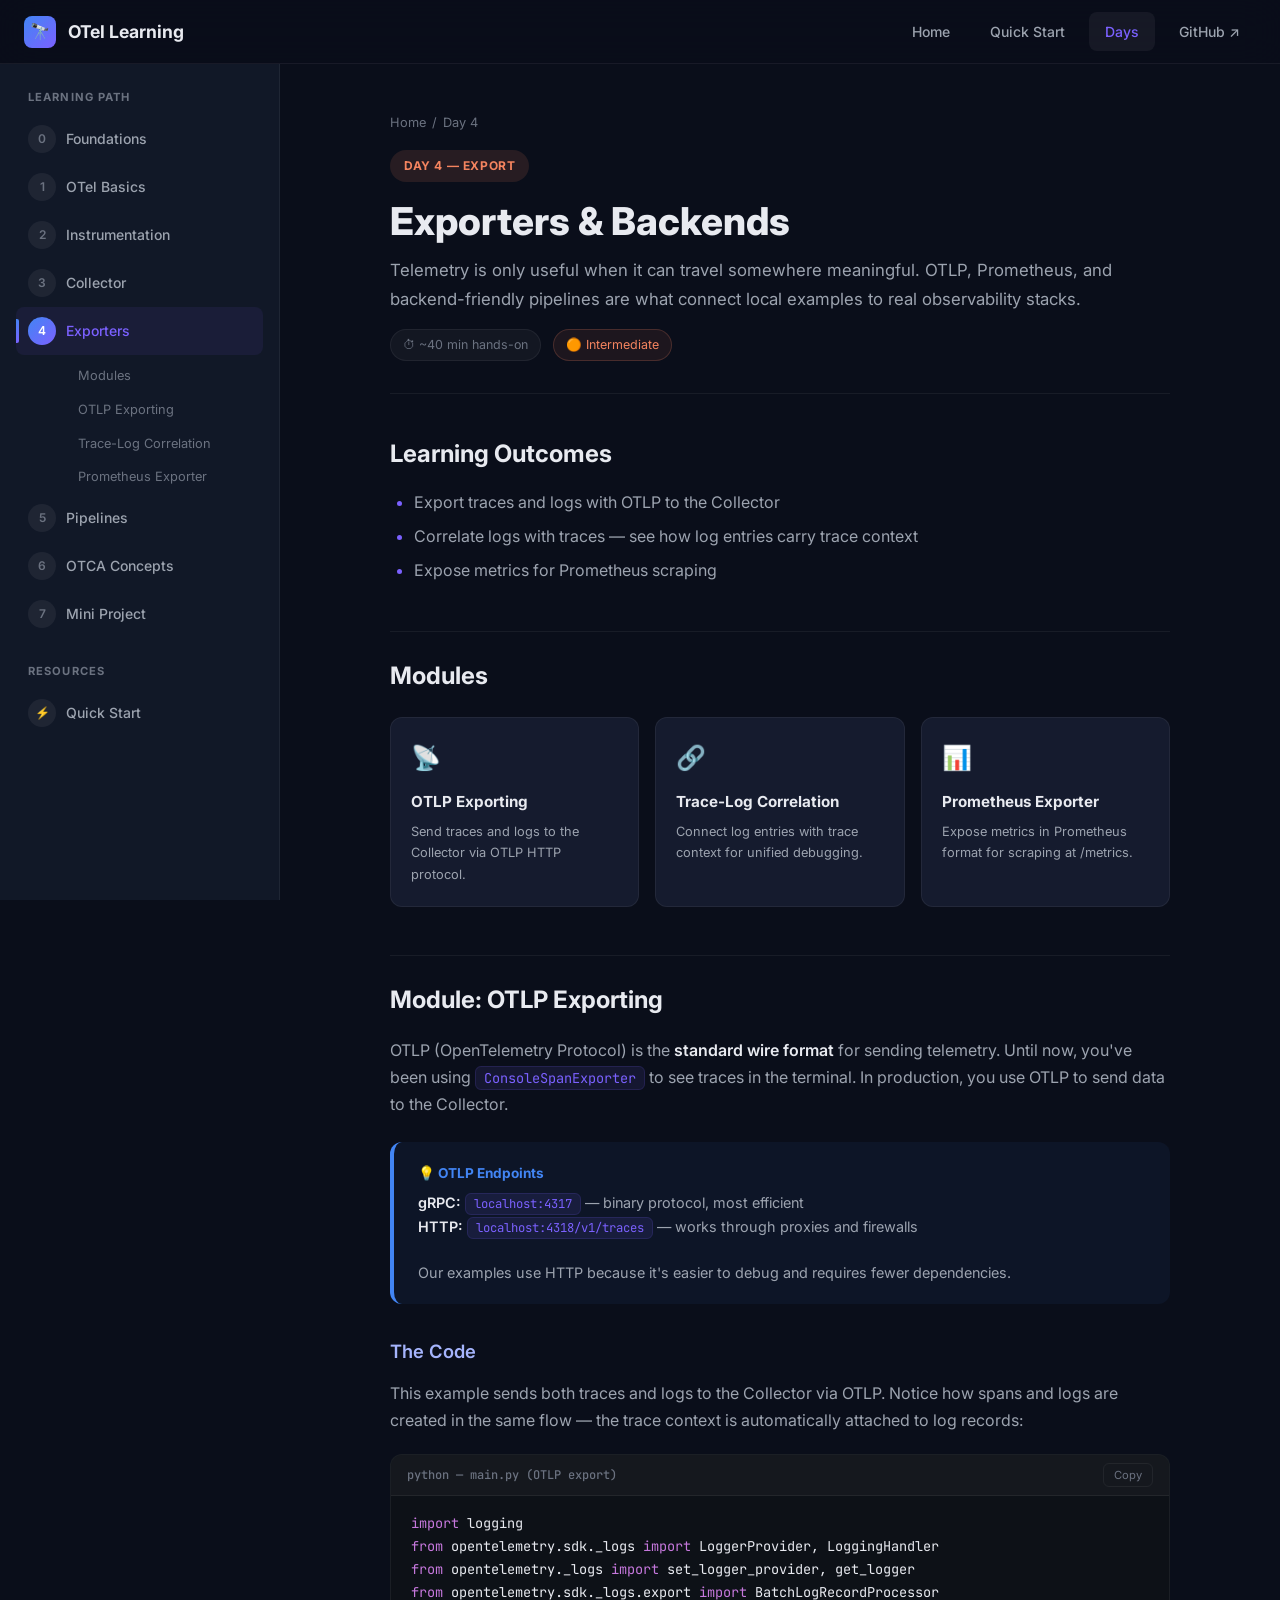
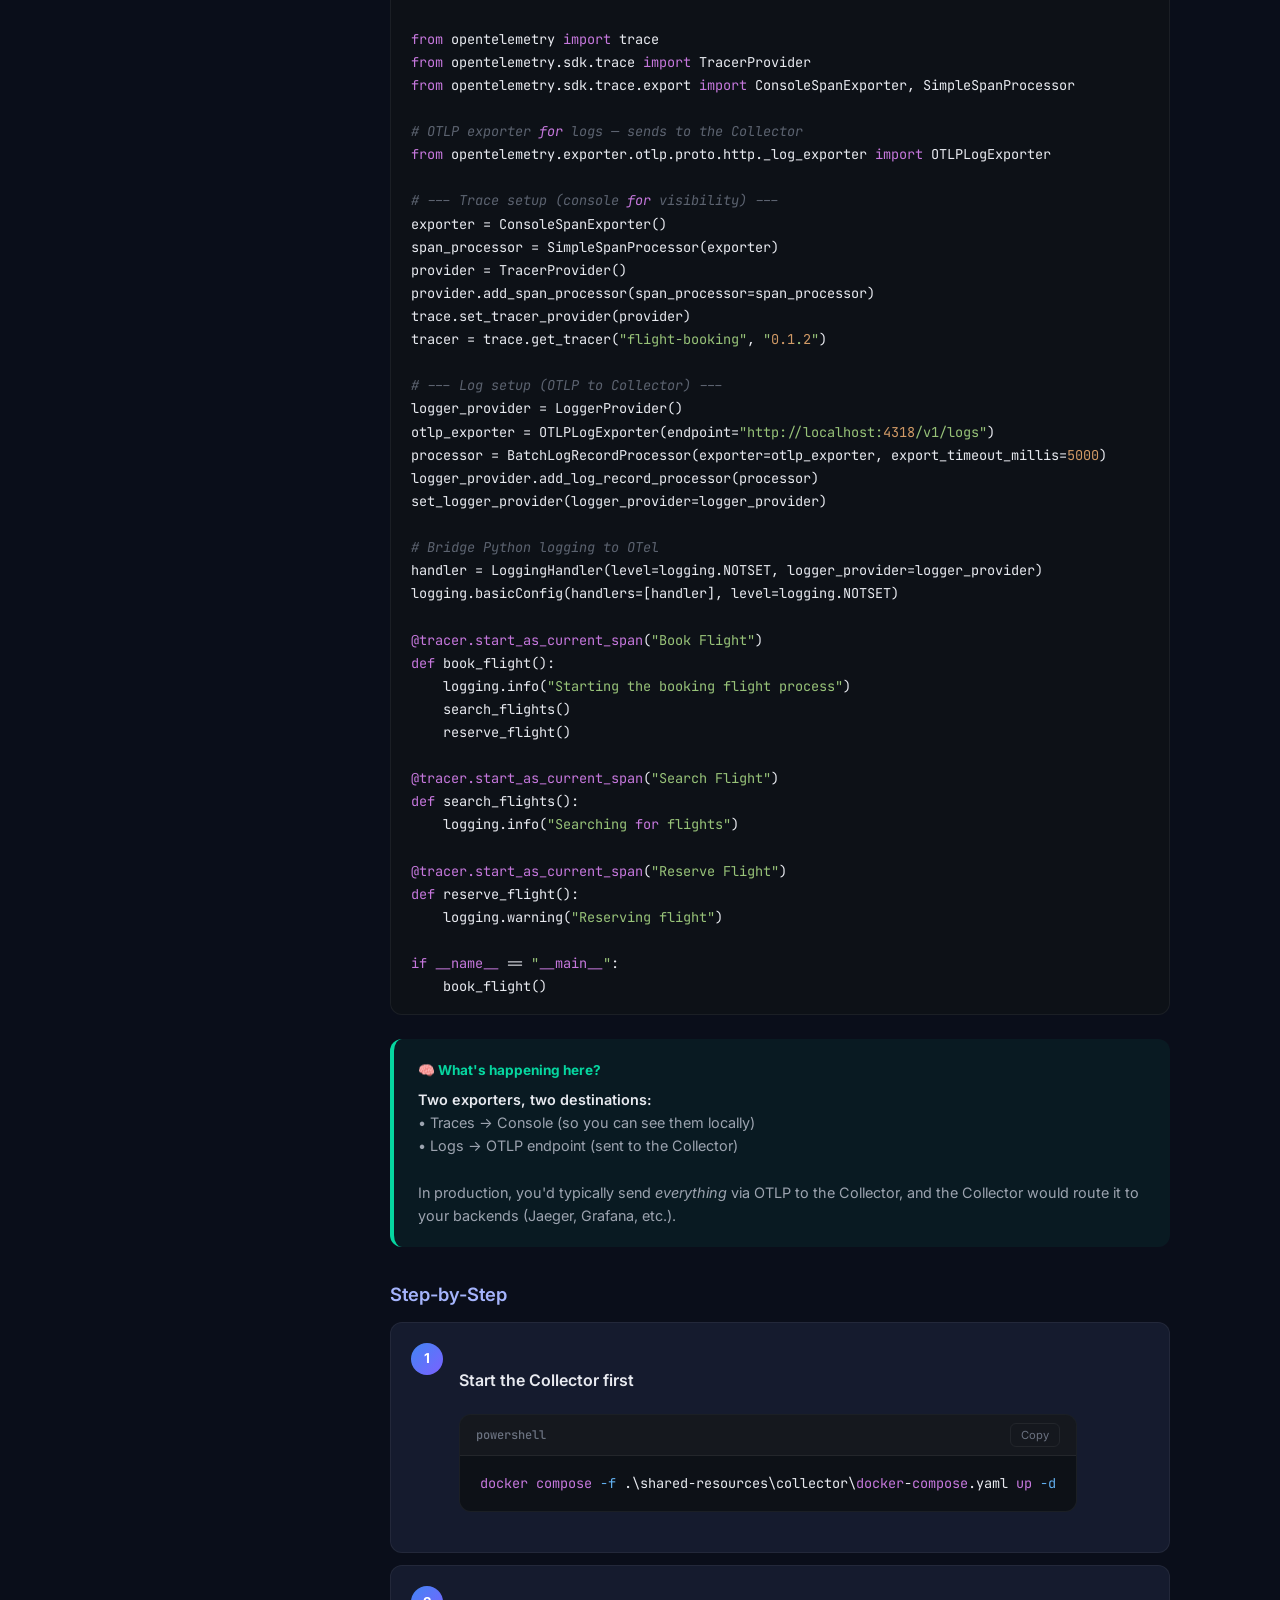
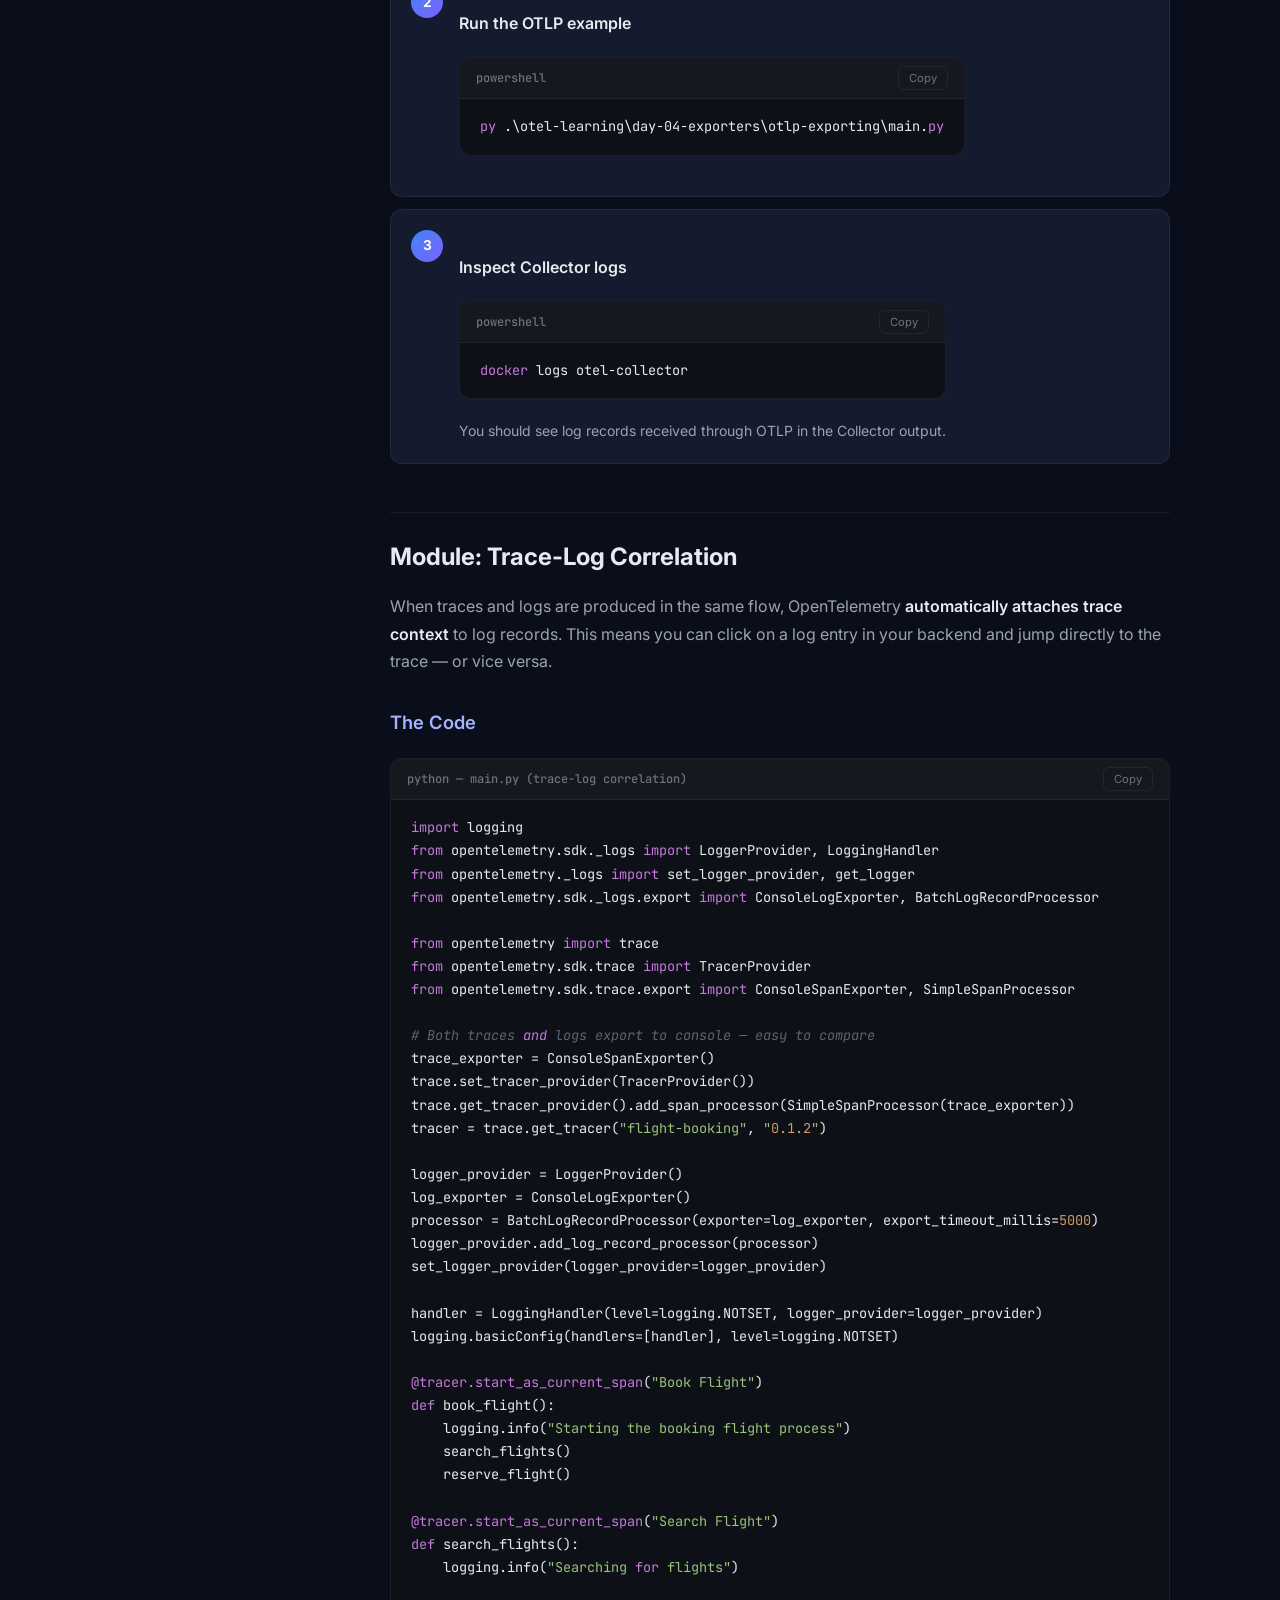
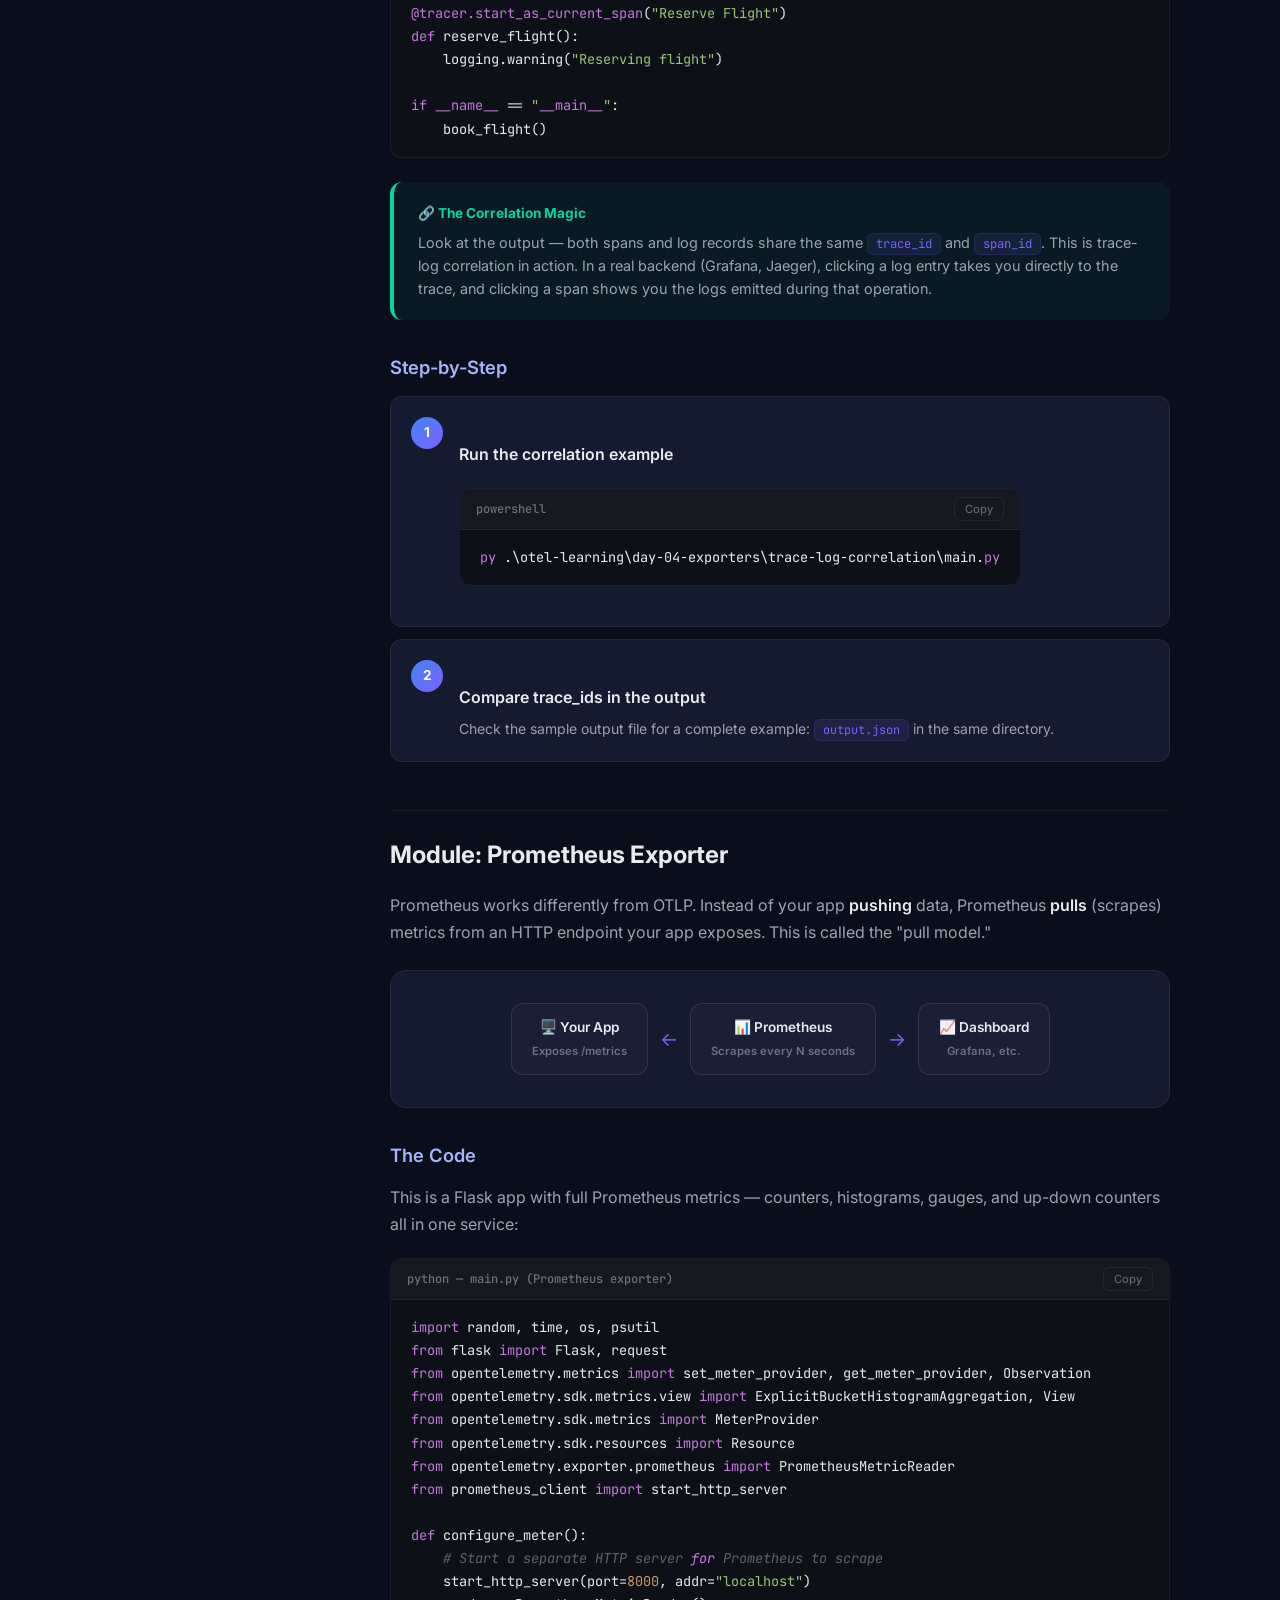
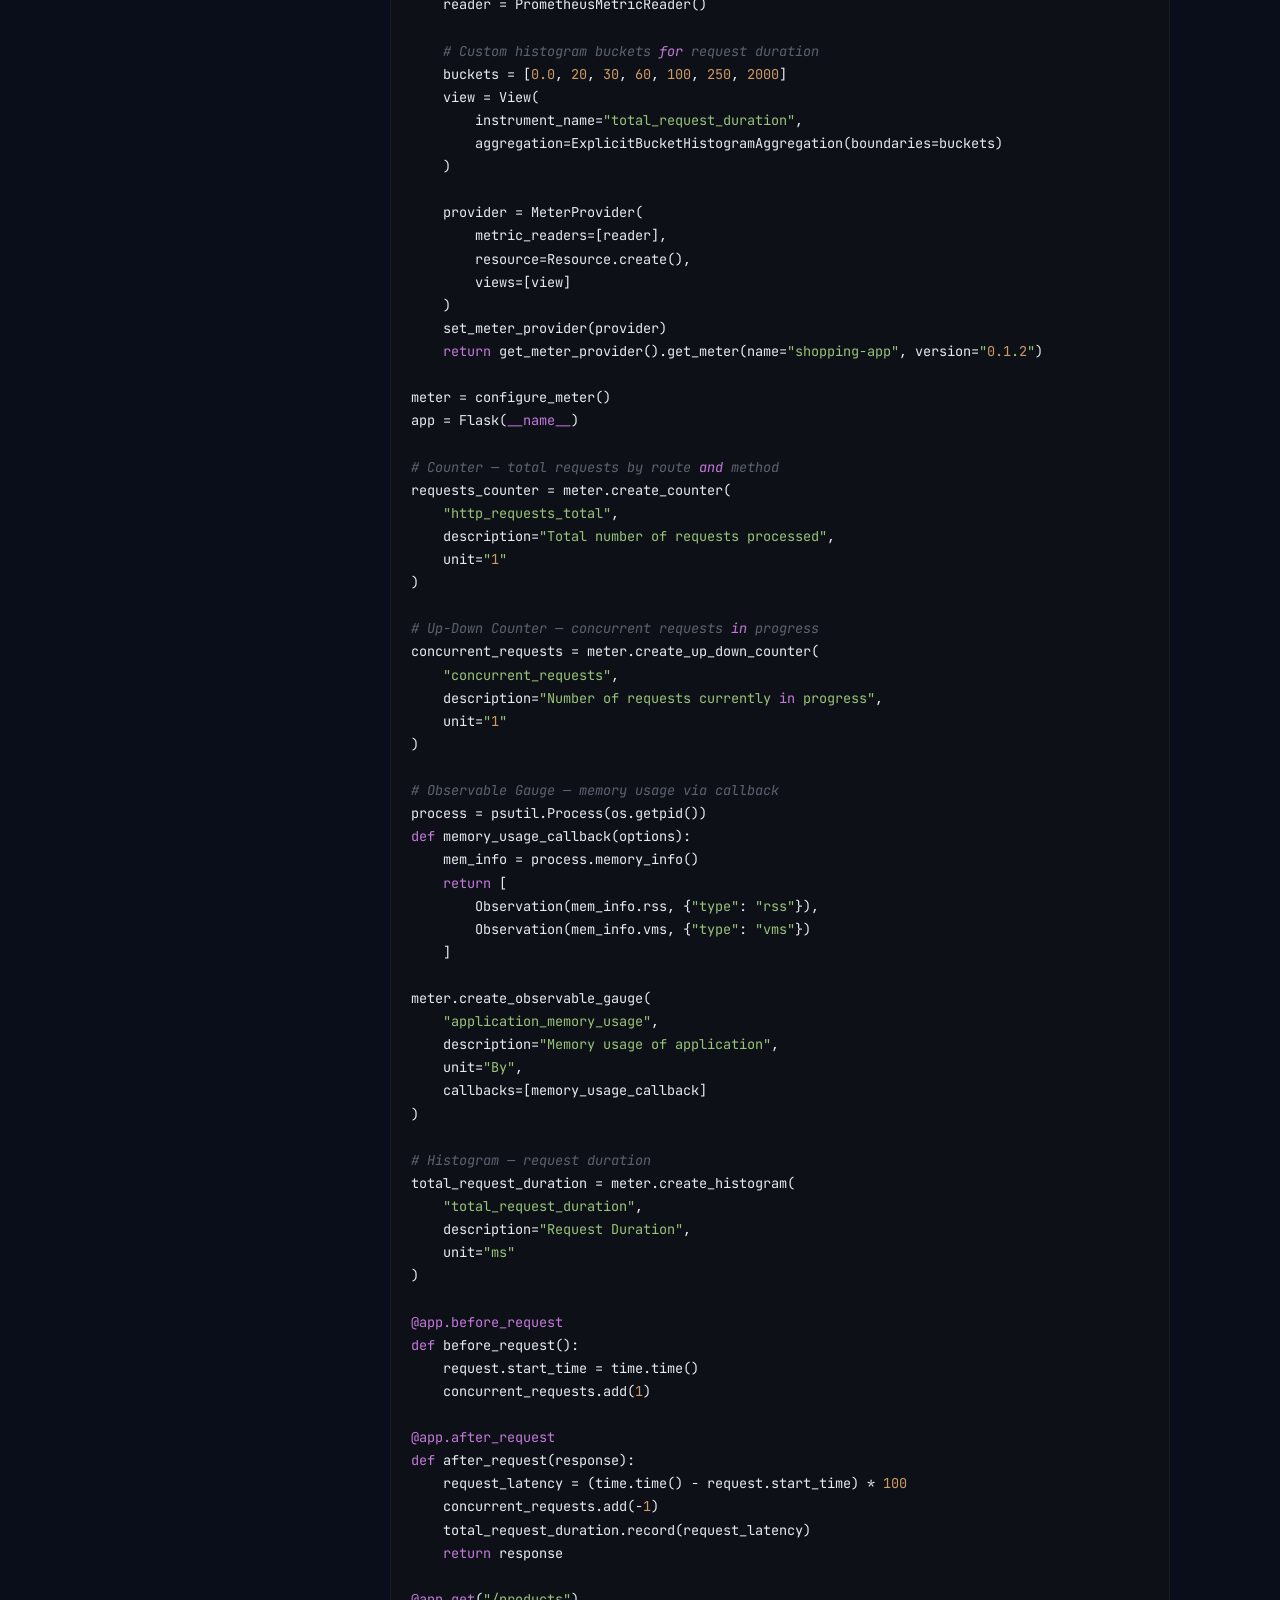
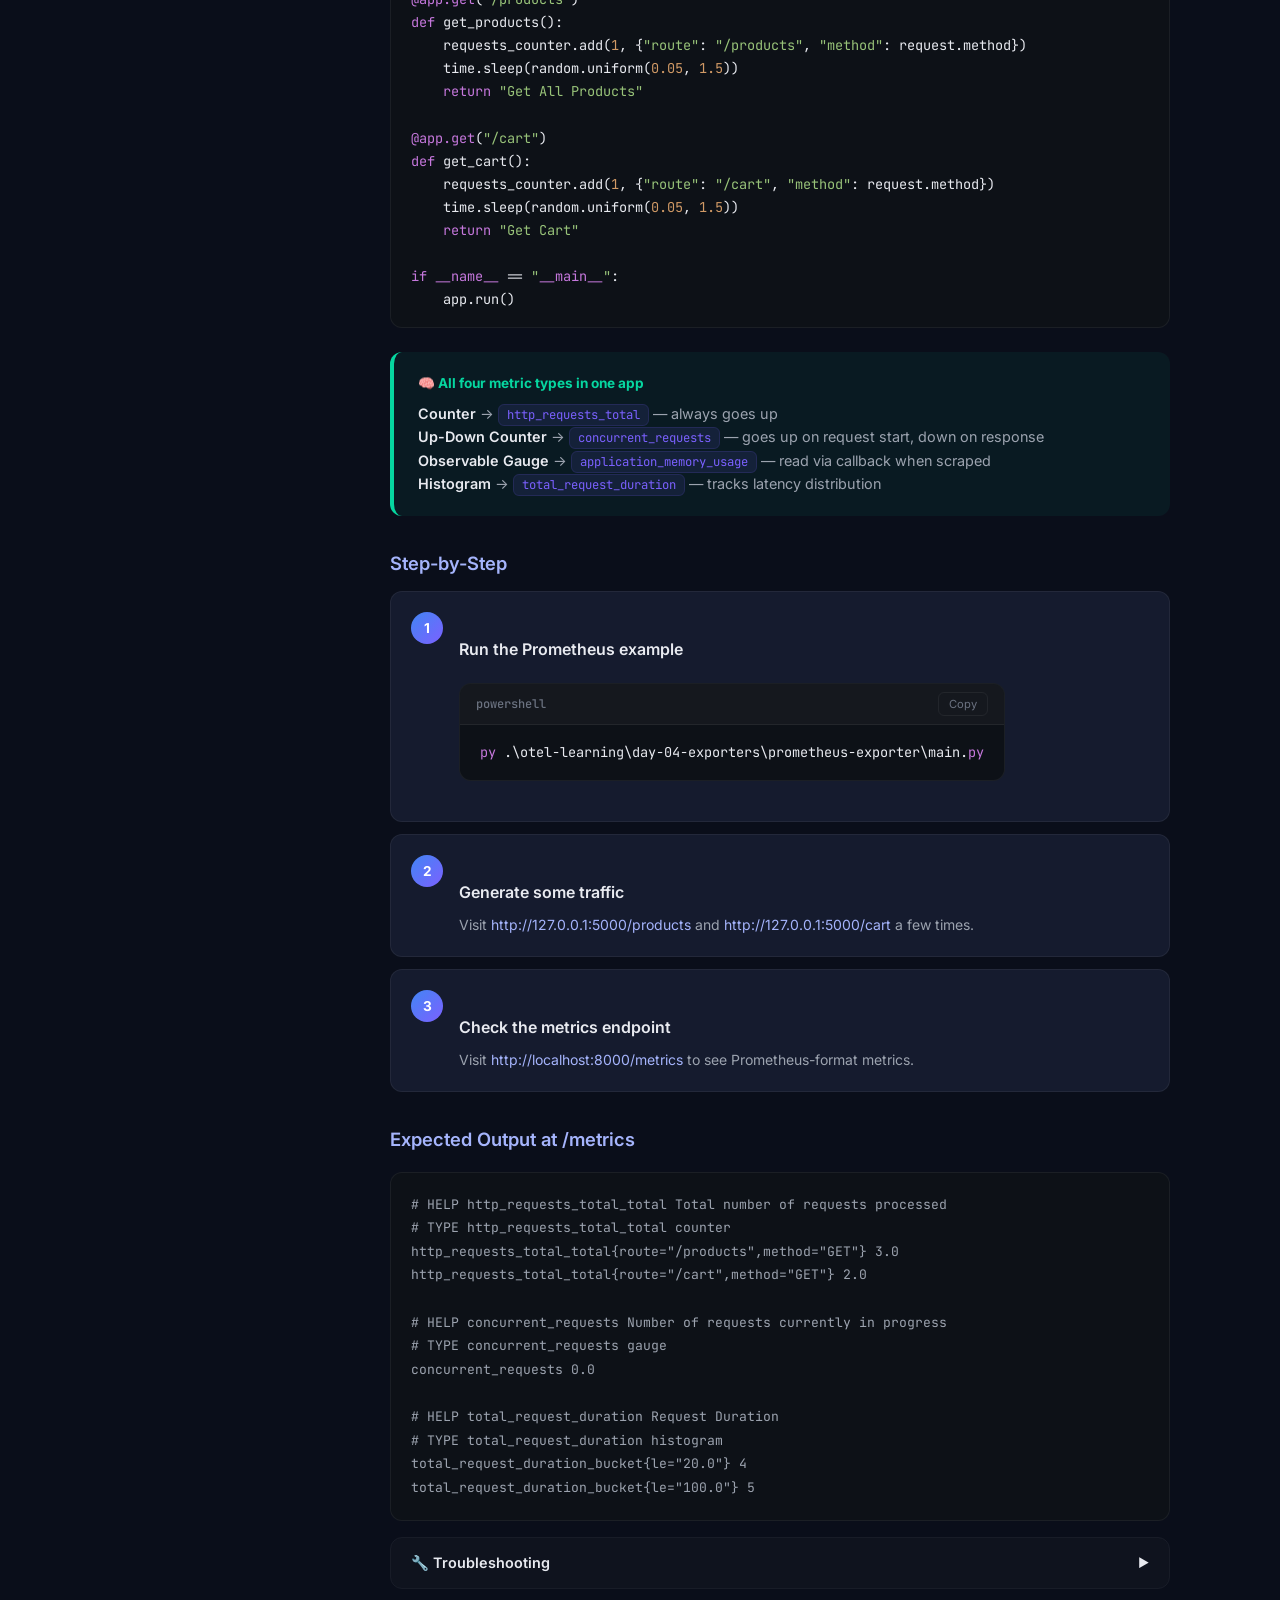
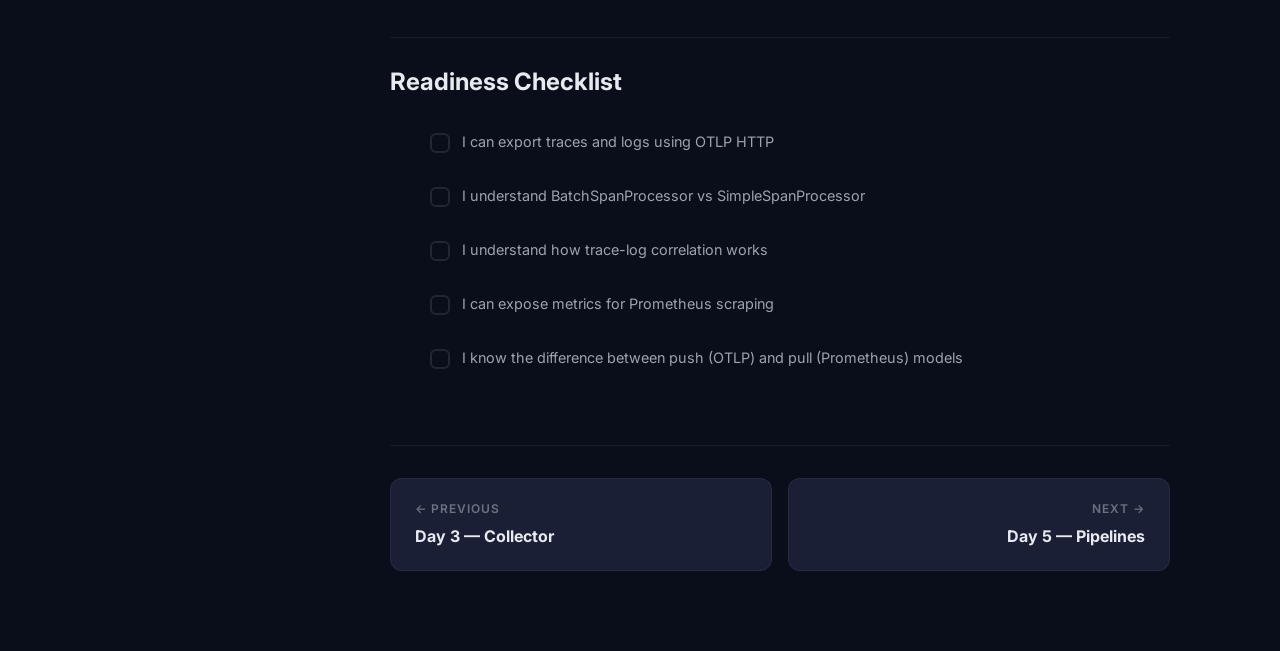
<file: site/day-04.html>
<!DOCTYPE html>
<html lang="en">
<head>
  <meta charset="UTF-8">
  <meta name="viewport" content="width=device-width, initial-scale=1.0">
  <title>Day 4 — Exporters & Backends | OTel Learning</title>
  <meta name="description" content="Connect telemetry to backends with OTLP, Prometheus, and trace-log correlation. Learn how data leaves your application and reaches observability platforms.">
  <link rel="stylesheet" href="css/style.css">
  <link rel="icon" href="data:image/svg+xml,<svg xmlns='http://www.w3.org/2000/svg' viewBox='0 0 100 100'><text y='.9em' font-size='90'>🔭</text></svg>">
</head>
<body>

  <header class="site-header">
    <a href="../index.html" class="header-logo"><span class="logo-icon">🔭</span><span>OTel Learning</span></a>
    <nav class="header-nav">
      <a href="../index.html">Home</a><a href="quick-start.html">Quick Start</a>
      <a href="day-00.html" class="active">Days</a><a href="https://github.com/ThejaReddy1/learn-otel" target="_blank">GitHub ↗</a>
    </nav>
    <button class="menu-toggle" aria-label="Toggle menu">☰</button>
  </header>

  <aside class="sidebar">
    <div class="sidebar-section">
      <div class="sidebar-section-title">Learning Path</div>
      <a href="day-00.html" class="sidebar-link" data-day="0"><span class="day-badge">0</span><span>Foundations</span><span class="check-icon">✓</span></a>
      <a href="day-01.html" class="sidebar-link" data-day="1"><span class="day-badge">1</span><span>OTel Basics</span><span class="check-icon">✓</span></a>
      <a href="day-02.html" class="sidebar-link" data-day="2"><span class="day-badge">2</span><span>Instrumentation</span><span class="check-icon">✓</span></a>
      <a href="day-03.html" class="sidebar-link" data-day="3"><span class="day-badge">3</span><span>Collector</span><span class="check-icon">✓</span></a>
      <a href="day-04.html" class="sidebar-link active" data-day="4"><span class="day-badge">4</span><span>Exporters</span><span class="check-icon">✓</span></a>
      <a href="day-05.html" class="sidebar-link" data-day="5"><span class="day-badge">5</span><span>Pipelines</span><span class="check-icon">✓</span></a>
      <a href="day-06.html" class="sidebar-link" data-day="6"><span class="day-badge">6</span><span>OTCA Concepts</span><span class="check-icon">✓</span></a>
      <a href="day-07.html" class="sidebar-link" data-day="7"><span class="day-badge">7</span><span>Mini Project</span><span class="check-icon">✓</span></a>
    </div>
    <div class="sidebar-section">
      <div class="sidebar-section-title">Resources</div>
      <a href="quick-start.html" class="sidebar-link"><span class="day-badge">⚡</span><span>Quick Start</span></a>
    </div>
  </aside>
  <div class="sidebar-overlay"></div>

  <main class="main-content">
    <div class="content-wrapper">

      <div class="page-header">
        <div class="page-breadcrumb">
          <a href="../index.html">Home</a> <span>/</span> <span>Day 4</span>
        </div>
        <div class="page-day-label day-4">Day 4 — Export</div>
        <h1 class="page-title">Exporters & Backends</h1>
        <p class="page-description">
          Telemetry is only useful when it can travel somewhere meaningful. OTLP, Prometheus, and backend-friendly 
          pipelines are what connect local examples to real observability stacks.
        </p>
        <div style="display:flex;gap:12px;margin-top:16px;flex-wrap:wrap;">
          <span style="font-size:0.78rem;color:var(--text-muted);background:rgba(255,255,255,0.04);border:1px solid var(--border-subtle);padding:4px 12px;border-radius:100px;">⏱ ~40 min hands-on</span>
          <span style="font-size:0.78rem;color:var(--accent-orange);background:rgba(244,132,95,0.08);border:1px solid rgba(244,132,95,0.2);padding:4px 12px;border-radius:100px;">🟠 Intermediate</span>
        </div>
      </div>

      <div class="content">

        <h2 id="learning-outcomes">Learning Outcomes</h2>
        <ul>
          <li>Export traces and logs with OTLP to the Collector</li>
          <li>Correlate logs with traces — see how log entries carry trace context</li>
          <li>Expose metrics for Prometheus scraping</li>
        </ul>

        <h2 id="modules">Modules</h2>
        <div class="modules-grid">
          <div class="module-card">
            <div class="module-card-icon">📡</div>
            <div class="module-card-title">OTLP Exporting</div>
            <div class="module-card-desc">Send traces and logs to the Collector via OTLP HTTP protocol.</div>
          </div>
          <div class="module-card">
            <div class="module-card-icon">🔗</div>
            <div class="module-card-title">Trace-Log Correlation</div>
            <div class="module-card-desc">Connect log entries with trace context for unified debugging.</div>
          </div>
          <div class="module-card">
            <div class="module-card-icon">📊</div>
            <div class="module-card-title">Prometheus Exporter</div>
            <div class="module-card-desc">Expose metrics in Prometheus format for scraping at /metrics.</div>
          </div>
        </div>

        <!-- ============================================ -->
        <!-- OTLP EXPORTING MODULE -->
        <!-- ============================================ -->

        <h2 id="otlp-exporting">Module: OTLP Exporting</h2>
        <p>OTLP (OpenTelemetry Protocol) is the <strong>standard wire format</strong> for sending telemetry. Until now, you've been using <code>ConsoleSpanExporter</code> to see traces in the terminal. In production, you use OTLP to send data to the Collector.</p>

        <div class="callout callout-info">
          <div class="callout-title">💡 OTLP Endpoints</div>
          <div class="callout-body">
            <strong>gRPC:</strong> <code>localhost:4317</code> — binary protocol, most efficient<br>
            <strong>HTTP:</strong> <code>localhost:4318/v1/traces</code> — works through proxies and firewalls<br><br>
            Our examples use HTTP because it's easier to debug and requires fewer dependencies.
          </div>
        </div>

        <h3>The Code</h3>
        <p>This example sends both traces and logs to the Collector via OTLP. Notice how spans and logs are created in the same flow — the trace context is automatically attached to log records:</p>
        <div class="code-block" data-lang="python">
          <div class="code-header"><span class="code-lang">python — main.py (OTLP export)</span><button class="code-copy-btn">Copy</button></div>
          <pre><code>import logging
from opentelemetry.sdk._logs import LoggerProvider, LoggingHandler
from opentelemetry._logs import set_logger_provider, get_logger
from opentelemetry.sdk._logs.export import BatchLogRecordProcessor

from opentelemetry import trace
from opentelemetry.sdk.trace import TracerProvider
from opentelemetry.sdk.trace.export import ConsoleSpanExporter, SimpleSpanProcessor

# OTLP exporter for logs — sends to the Collector
from opentelemetry.exporter.otlp.proto.http._log_exporter import OTLPLogExporter

# --- Trace setup (console for visibility) ---
exporter = ConsoleSpanExporter()
span_processor = SimpleSpanProcessor(exporter)
provider = TracerProvider()
provider.add_span_processor(span_processor=span_processor)
trace.set_tracer_provider(provider)
tracer = trace.get_tracer("flight-booking", "0.1.2")

# --- Log setup (OTLP to Collector) ---
logger_provider = LoggerProvider()
otlp_exporter = OTLPLogExporter(endpoint="http://localhost:4318/v1/logs")
processor = BatchLogRecordProcessor(exporter=otlp_exporter, export_timeout_millis=5000)
logger_provider.add_log_record_processor(processor)
set_logger_provider(logger_provider=logger_provider)

# Bridge Python logging to OTel
handler = LoggingHandler(level=logging.NOTSET, logger_provider=logger_provider)
logging.basicConfig(handlers=[handler], level=logging.NOTSET)

@tracer.start_as_current_span("Book Flight")
def book_flight():
    logging.info("Starting the booking flight process")
    search_flights()
    reserve_flight()

@tracer.start_as_current_span("Search Flight")
def search_flights():
    logging.info("Searching for flights")

@tracer.start_as_current_span("Reserve Flight")
def reserve_flight():
    logging.warning("Reserving flight")

if __name__ == "__main__":
    book_flight()</code></pre>
        </div>

        <div class="callout callout-tip">
          <div class="callout-title">🧠 What's happening here?</div>
          <div class="callout-body">
            <strong>Two exporters, two destinations:</strong><br>
            • Traces → Console (so you can see them locally)<br>
            • Logs → OTLP endpoint (sent to the Collector)<br><br>
            In production, you'd typically send <em>everything</em> via OTLP to the Collector, and the Collector would route it to your backends (Jaeger, Grafana, etc.).
          </div>
        </div>

        <h3>Step-by-Step</h3>
        <div class="step-card">
          <div class="step-number">1</div>
          <div class="step-body">
            <h4>Start the Collector first</h4>
            <div class="code-block" data-lang="powershell">
              <div class="code-header"><span class="code-lang">powershell</span><button class="code-copy-btn">Copy</button></div>
              <pre><code>docker compose -f .\shared-resources\collector\docker-compose.yaml up -d</code></pre>
            </div>
          </div>
        </div>
        <div class="step-card">
          <div class="step-number">2</div>
          <div class="step-body">
            <h4>Run the OTLP example</h4>
            <div class="code-block" data-lang="powershell">
              <div class="code-header"><span class="code-lang">powershell</span><button class="code-copy-btn">Copy</button></div>
              <pre><code>py .\otel-learning\day-04-exporters\otlp-exporting\main.py</code></pre>
            </div>
          </div>
        </div>
        <div class="step-card">
          <div class="step-number">3</div>
          <div class="step-body">
            <h4>Inspect Collector logs</h4>
            <div class="code-block" data-lang="powershell">
              <div class="code-header"><span class="code-lang">powershell</span><button class="code-copy-btn">Copy</button></div>
              <pre><code>docker logs otel-collector</code></pre>
            </div>
            <p>You should see log records received through OTLP in the Collector output.</p>
          </div>
        </div>

        <!-- ============================================ -->
        <!-- TRACE-LOG CORRELATION MODULE -->
        <!-- ============================================ -->

        <h2 id="trace-log-correlation">Module: Trace-Log Correlation</h2>
        <p>When traces and logs are produced in the same flow, OpenTelemetry <strong>automatically attaches trace context</strong> to log records. This means you can click on a log entry in your backend and jump directly to the trace — or vice versa.</p>

        <h3>The Code</h3>
        <div class="code-block" data-lang="python">
          <div class="code-header"><span class="code-lang">python — main.py (trace-log correlation)</span><button class="code-copy-btn">Copy</button></div>
          <pre><code>import logging
from opentelemetry.sdk._logs import LoggerProvider, LoggingHandler
from opentelemetry._logs import set_logger_provider, get_logger
from opentelemetry.sdk._logs.export import ConsoleLogExporter, BatchLogRecordProcessor

from opentelemetry import trace
from opentelemetry.sdk.trace import TracerProvider
from opentelemetry.sdk.trace.export import ConsoleSpanExporter, SimpleSpanProcessor

# Both traces and logs export to console — easy to compare
trace_exporter = ConsoleSpanExporter()
trace.set_tracer_provider(TracerProvider())
trace.get_tracer_provider().add_span_processor(SimpleSpanProcessor(trace_exporter))
tracer = trace.get_tracer("flight-booking", "0.1.2")

logger_provider = LoggerProvider()
log_exporter = ConsoleLogExporter()
processor = BatchLogRecordProcessor(exporter=log_exporter, export_timeout_millis=5000)
logger_provider.add_log_record_processor(processor)
set_logger_provider(logger_provider=logger_provider)

handler = LoggingHandler(level=logging.NOTSET, logger_provider=logger_provider)
logging.basicConfig(handlers=[handler], level=logging.NOTSET)

@tracer.start_as_current_span("Book Flight")
def book_flight():
    logging.info("Starting the booking flight process")
    search_flights()
    reserve_flight()

@tracer.start_as_current_span("Search Flight")
def search_flights():
    logging.info("Searching for flights")

@tracer.start_as_current_span("Reserve Flight")
def reserve_flight():
    logging.warning("Reserving flight")

if __name__ == "__main__":
    book_flight()</code></pre>
        </div>

        <div class="callout callout-tip">
          <div class="callout-title">🔗 The Correlation Magic</div>
          <div class="callout-body">
            Look at the output — both spans and log records share the same <code>trace_id</code> and <code>span_id</code>. This is trace-log correlation in action. In a real backend (Grafana, Jaeger), clicking a log entry takes you directly to the trace, and clicking a span shows you the logs emitted during that operation.
          </div>
        </div>

        <h3>Step-by-Step</h3>
        <div class="step-card">
          <div class="step-number">1</div>
          <div class="step-body">
            <h4>Run the correlation example</h4>
            <div class="code-block" data-lang="powershell">
              <div class="code-header"><span class="code-lang">powershell</span><button class="code-copy-btn">Copy</button></div>
              <pre><code>py .\otel-learning\day-04-exporters\trace-log-correlation\main.py</code></pre>
            </div>
          </div>
        </div>
        <div class="step-card">
          <div class="step-number">2</div>
          <div class="step-body">
            <h4>Compare trace_ids in the output</h4>
            <p>Check the sample output file for a complete example: <code>output.json</code> in the same directory.</p>
          </div>
        </div>

        <!-- ============================================ -->
        <!-- PROMETHEUS EXPORTER MODULE -->
        <!-- ============================================ -->

        <h2 id="prometheus">Module: Prometheus Exporter</h2>
        <p>Prometheus works differently from OTLP. Instead of your app <strong>pushing</strong> data, Prometheus <strong>pulls</strong> (scrapes) metrics from an HTTP endpoint your app exposes. This is called the "pull model."</p>

        <div class="diagram-box">
          <div class="diagram-flow">
            <div class="diagram-node">🖥️ Your App<br><small style="color:var(--text-muted)">Exposes /metrics</small></div>
            <div class="diagram-arrow">←</div>
            <div class="diagram-node">📊 Prometheus<br><small style="color:var(--text-muted)">Scrapes every N seconds</small></div>
            <div class="diagram-arrow">→</div>
            <div class="diagram-node">📈 Dashboard<br><small style="color:var(--text-muted)">Grafana, etc.</small></div>
          </div>
        </div>

        <h3>The Code</h3>
        <p>This is a Flask app with full Prometheus metrics — counters, histograms, gauges, and up-down counters all in one service:</p>
        <div class="code-block" data-lang="python">
          <div class="code-header"><span class="code-lang">python — main.py (Prometheus exporter)</span><button class="code-copy-btn">Copy</button></div>
          <pre><code>import random, time, os, psutil
from flask import Flask, request
from opentelemetry.metrics import set_meter_provider, get_meter_provider, Observation
from opentelemetry.sdk.metrics.view import ExplicitBucketHistogramAggregation, View
from opentelemetry.sdk.metrics import MeterProvider
from opentelemetry.sdk.resources import Resource
from opentelemetry.exporter.prometheus import PrometheusMetricReader
from prometheus_client import start_http_server

def configure_meter():
    # Start a separate HTTP server for Prometheus to scrape
    start_http_server(port=8000, addr="localhost")
    reader = PrometheusMetricReader()

    # Custom histogram buckets for request duration
    buckets = [0.0, 20, 30, 60, 100, 250, 2000]
    view = View(
        instrument_name="total_request_duration",
        aggregation=ExplicitBucketHistogramAggregation(boundaries=buckets)
    )

    provider = MeterProvider(
        metric_readers=[reader],
        resource=Resource.create(),
        views=[view]
    )
    set_meter_provider(provider)
    return get_meter_provider().get_meter(name="shopping-app", version="0.1.2")

meter = configure_meter()
app = Flask(__name__)

# Counter — total requests by route and method
requests_counter = meter.create_counter(
    "http_requests_total",
    description="Total number of requests processed",
    unit="1"
)

# Up-Down Counter — concurrent requests in progress
concurrent_requests = meter.create_up_down_counter(
    "concurrent_requests",
    description="Number of requests currently in progress",
    unit="1"
)

# Observable Gauge — memory usage via callback
process = psutil.Process(os.getpid())
def memory_usage_callback(options):
    mem_info = process.memory_info()
    return [
        Observation(mem_info.rss, {"type": "rss"}),
        Observation(mem_info.vms, {"type": "vms"})
    ]

meter.create_observable_gauge(
    "application_memory_usage",
    description="Memory usage of application",
    unit="By",
    callbacks=[memory_usage_callback]
)

# Histogram — request duration
total_request_duration = meter.create_histogram(
    "total_request_duration",
    description="Request Duration",
    unit="ms"
)

@app.before_request
def before_request():
    request.start_time = time.time()
    concurrent_requests.add(1)

@app.after_request
def after_request(response):
    request_latency = (time.time() - request.start_time) * 100
    concurrent_requests.add(-1)
    total_request_duration.record(request_latency)
    return response

@app.get("/products")
def get_products():
    requests_counter.add(1, {"route": "/products", "method": request.method})
    time.sleep(random.uniform(0.05, 1.5))
    return "Get All Products"

@app.get("/cart")
def get_cart():
    requests_counter.add(1, {"route": "/cart", "method": request.method})
    time.sleep(random.uniform(0.05, 1.5))
    return "Get Cart"

if __name__ == "__main__":
    app.run()</code></pre>
        </div>

        <div class="callout callout-tip">
          <div class="callout-title">🧠 All four metric types in one app</div>
          <div class="callout-body">
            <strong>Counter</strong> → <code>http_requests_total</code> — always goes up<br>
            <strong>Up-Down Counter</strong> → <code>concurrent_requests</code> — goes up on request start, down on response<br>
            <strong>Observable Gauge</strong> → <code>application_memory_usage</code> — read via callback when scraped<br>
            <strong>Histogram</strong> → <code>total_request_duration</code> — tracks latency distribution
          </div>
        </div>

        <h3>Step-by-Step</h3>
        <div class="step-card">
          <div class="step-number">1</div>
          <div class="step-body">
            <h4>Run the Prometheus example</h4>
            <div class="code-block" data-lang="powershell">
              <div class="code-header"><span class="code-lang">powershell</span><button class="code-copy-btn">Copy</button></div>
              <pre><code>py .\otel-learning\day-04-exporters\prometheus-exporter\main.py</code></pre>
            </div>
          </div>
        </div>
        <div class="step-card">
          <div class="step-number">2</div>
          <div class="step-body">
            <h4>Generate some traffic</h4>
            <p>Visit <a href="http://127.0.0.1:5000/products" target="_blank">http://127.0.0.1:5000/products</a> and <a href="http://127.0.0.1:5000/cart" target="_blank">http://127.0.0.1:5000/cart</a> a few times.</p>
          </div>
        </div>
        <div class="step-card">
          <div class="step-number">3</div>
          <div class="step-body">
            <h4>Check the metrics endpoint</h4>
            <p>Visit <a href="http://localhost:8000/metrics" target="_blank">http://localhost:8000/metrics</a> to see Prometheus-format metrics.</p>
          </div>
        </div>

        <h3>Expected Output at /metrics</h3>
        <div class="terminal-block">
          <span class="output"># HELP http_requests_total_total Total number of requests processed<br>
          # TYPE http_requests_total_total counter<br>
          http_requests_total_total{route="/products",method="GET"} 3.0<br>
          http_requests_total_total{route="/cart",method="GET"} 2.0<br><br>
          # HELP concurrent_requests Number of requests currently in progress<br>
          # TYPE concurrent_requests gauge<br>
          concurrent_requests 0.0<br><br>
          # HELP total_request_duration Request Duration<br>
          # TYPE total_request_duration histogram<br>
          total_request_duration_bucket{le="20.0"} 4<br>
          total_request_duration_bucket{le="100.0"} 5</span>
        </div>

        <div class="collapsible">
          <button class="collapsible-trigger">
            🔧 Troubleshooting
            <span class="arrow">▶</span>
          </button>
          <div class="collapsible-content">
            <ul>
              <li>Start the Collector before running OTLP examples.</li>
              <li>For Prometheus output, keep the app running while you visit <code>http://localhost:8000/metrics</code>.</li>
              <li>If export errors mention connection refusal, the Collector is not running or the endpoint is wrong.</li>
              <li>If you only see spans or only logs in correlation, verify that both providers are configured before the functions run.</li>
            </ul>
          </div>
        </div>

        <h2 id="checklist">Readiness Checklist</h2>
        <ul class="checklist">
          <li class="checklist-item">
            <input type="checkbox" id="day4-otlp">
            <label for="day4-otlp">I can export traces and logs using OTLP HTTP</label>
          </li>
          <li class="checklist-item">
            <input type="checkbox" id="day4-batch">
            <label for="day4-batch">I understand BatchSpanProcessor vs SimpleSpanProcessor</label>
          </li>
          <li class="checklist-item">
            <input type="checkbox" id="day4-correlation">
            <label for="day4-correlation">I understand how trace-log correlation works</label>
          </li>
          <li class="checklist-item">
            <input type="checkbox" id="day4-prometheus">
            <label for="day4-prometheus">I can expose metrics for Prometheus scraping</label>
          </li>
          <li class="checklist-item">
            <input type="checkbox" id="day4-pull-vs-push">
            <label for="day4-pull-vs-push">I know the difference between push (OTLP) and pull (Prometheus) models</label>
          </li>
        </ul>
      </div>

      <nav class="page-nav">
        <a href="day-03.html" class="page-nav-link prev">
          <span class="page-nav-label">← Previous</span>
          <span class="page-nav-title">Day 3 — Collector</span>
        </a>
        <a href="day-05.html" class="page-nav-link next">
          <span class="page-nav-label">Next →</span>
          <span class="page-nav-title">Day 5 — Pipelines</span>
        </a>
      </nav>
    </div>
  </main>

  <script src="js/main.js"></script>
  <script src="js/progress.js"></script>
  <script src="js/code-highlight.js"></script>
</body>
</html>
</file>
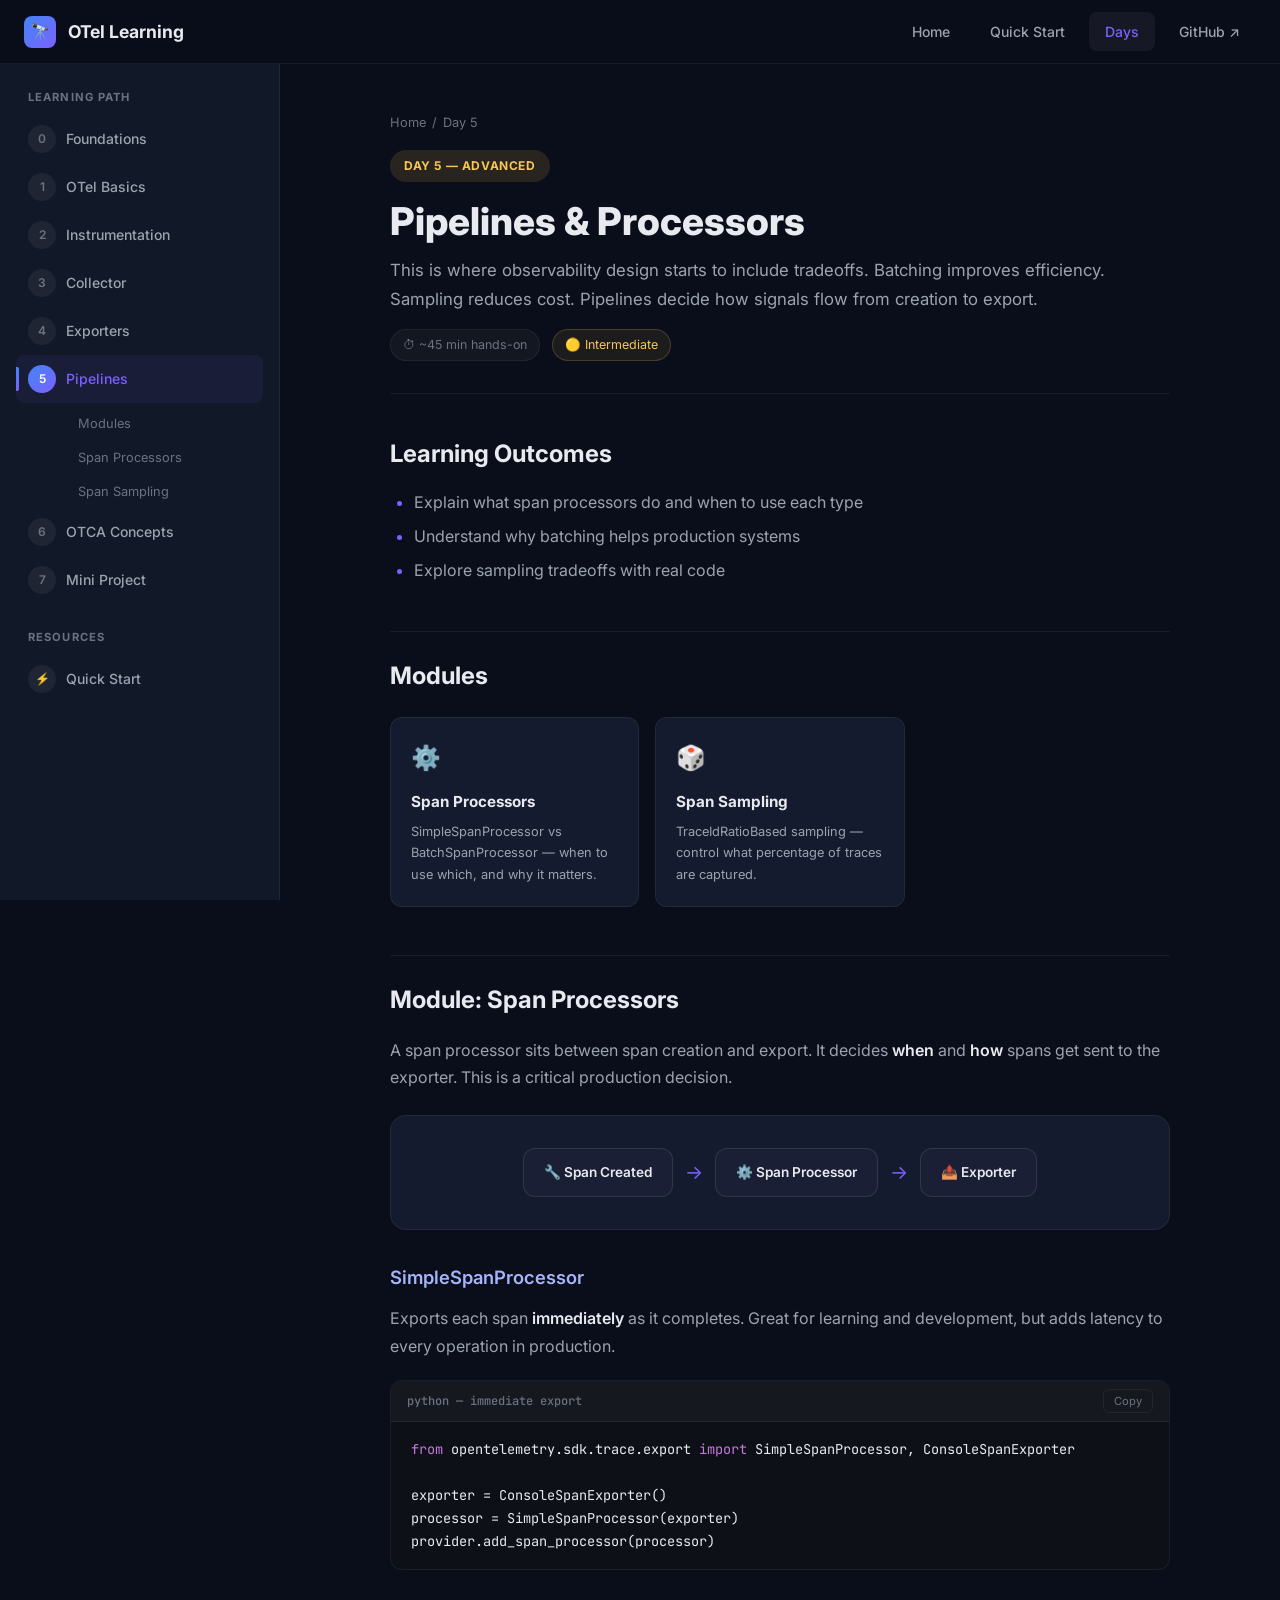
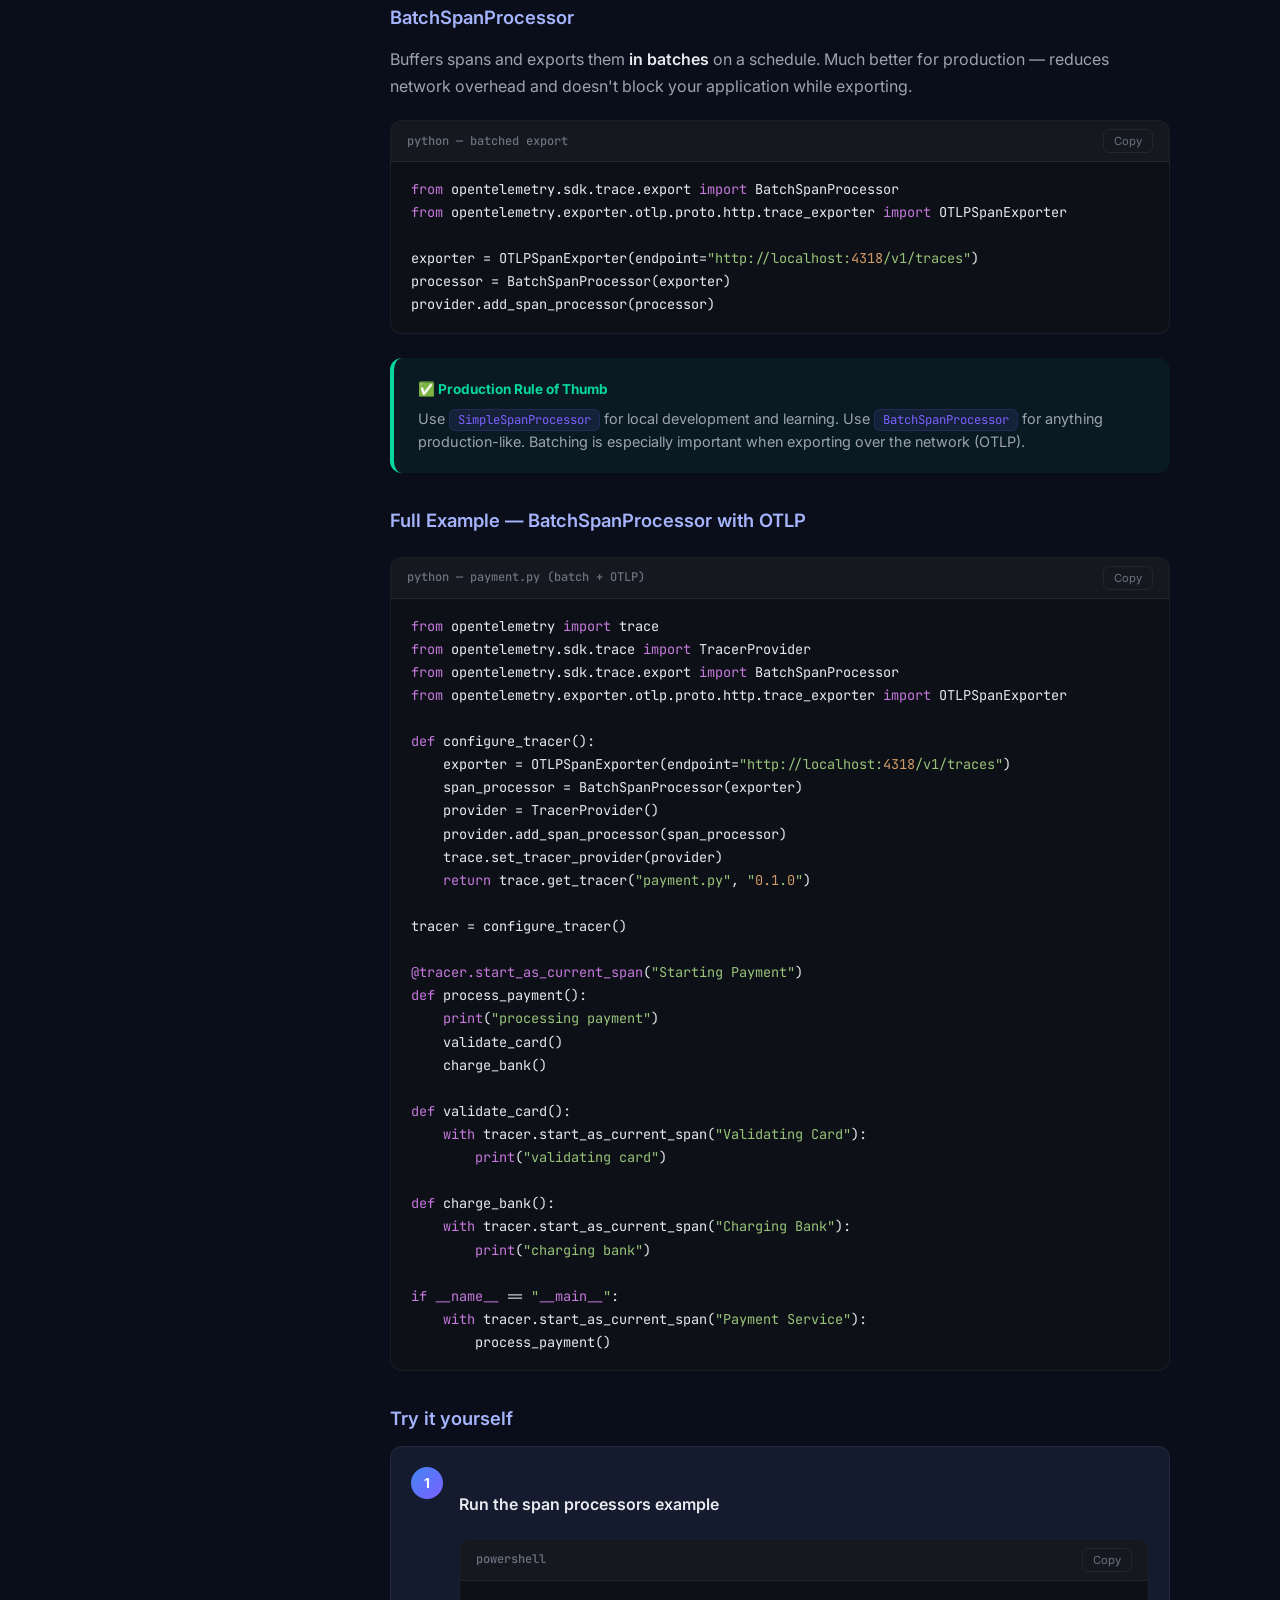
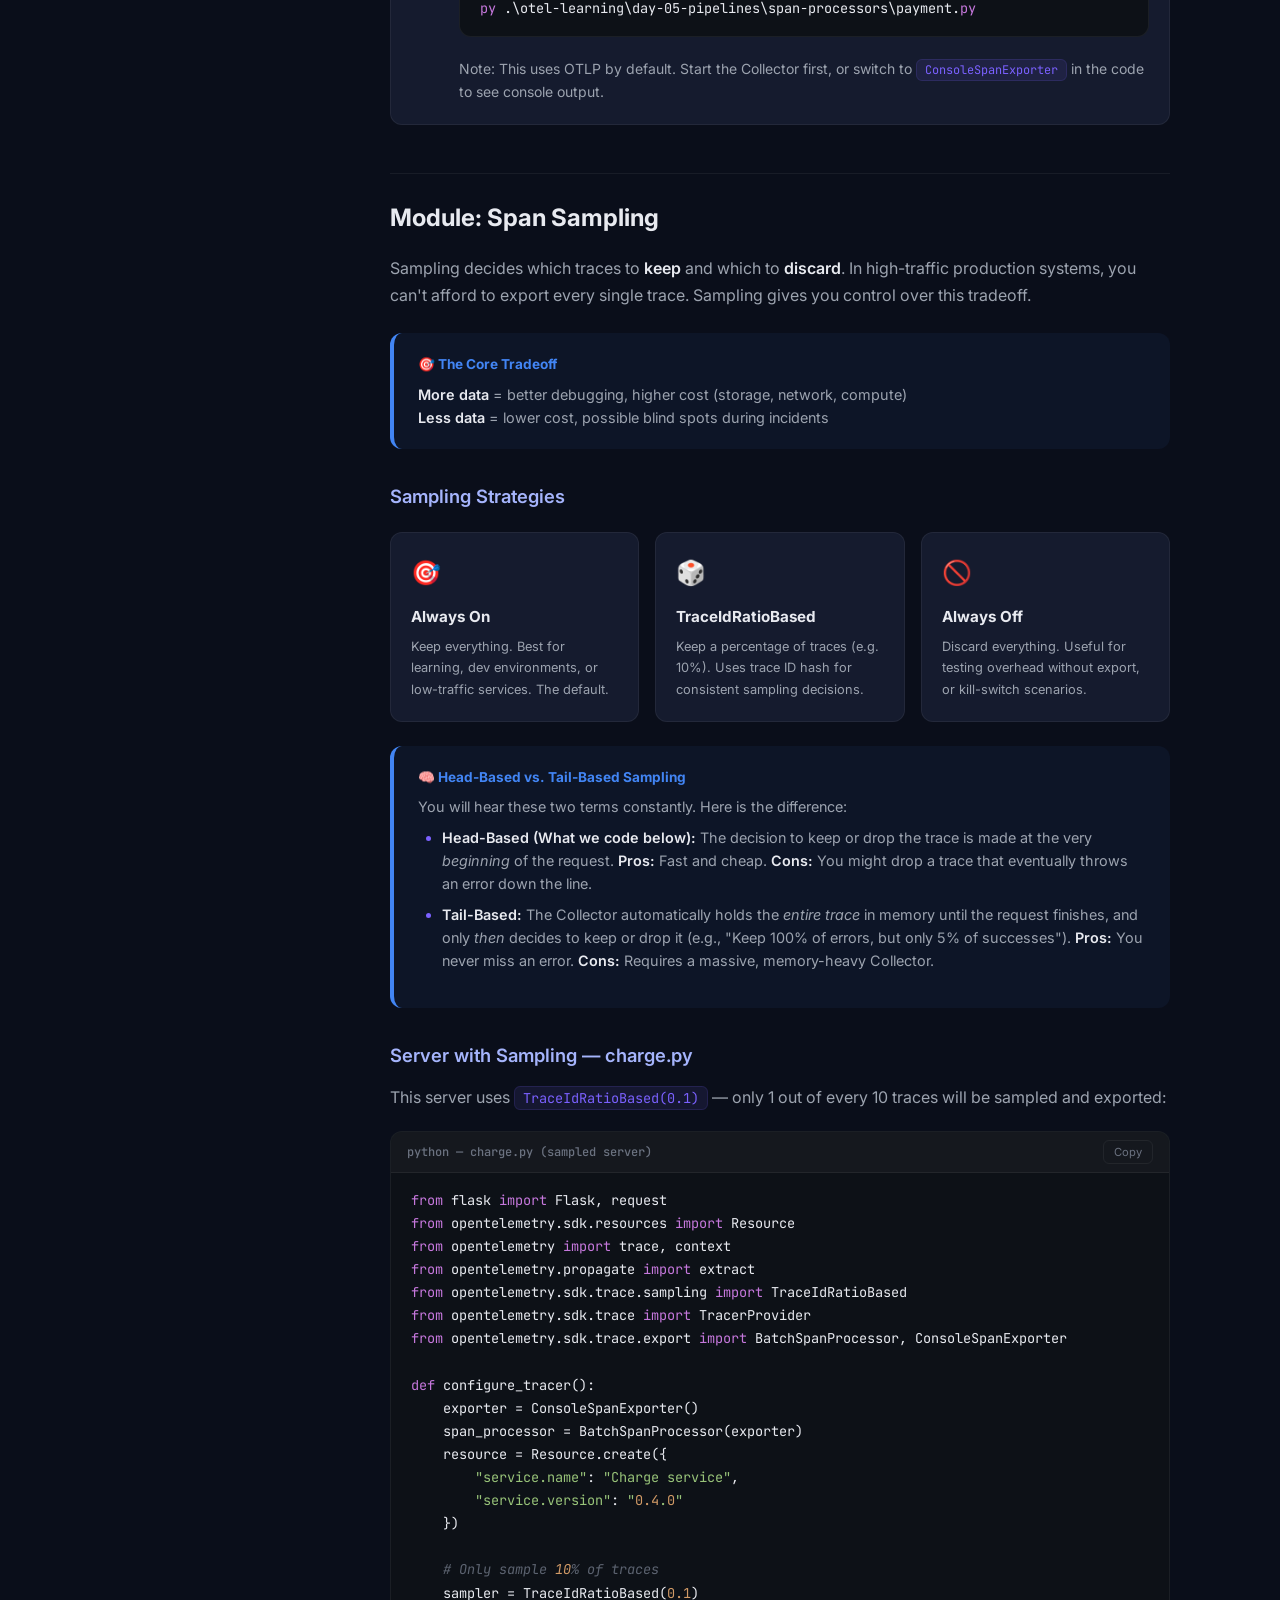
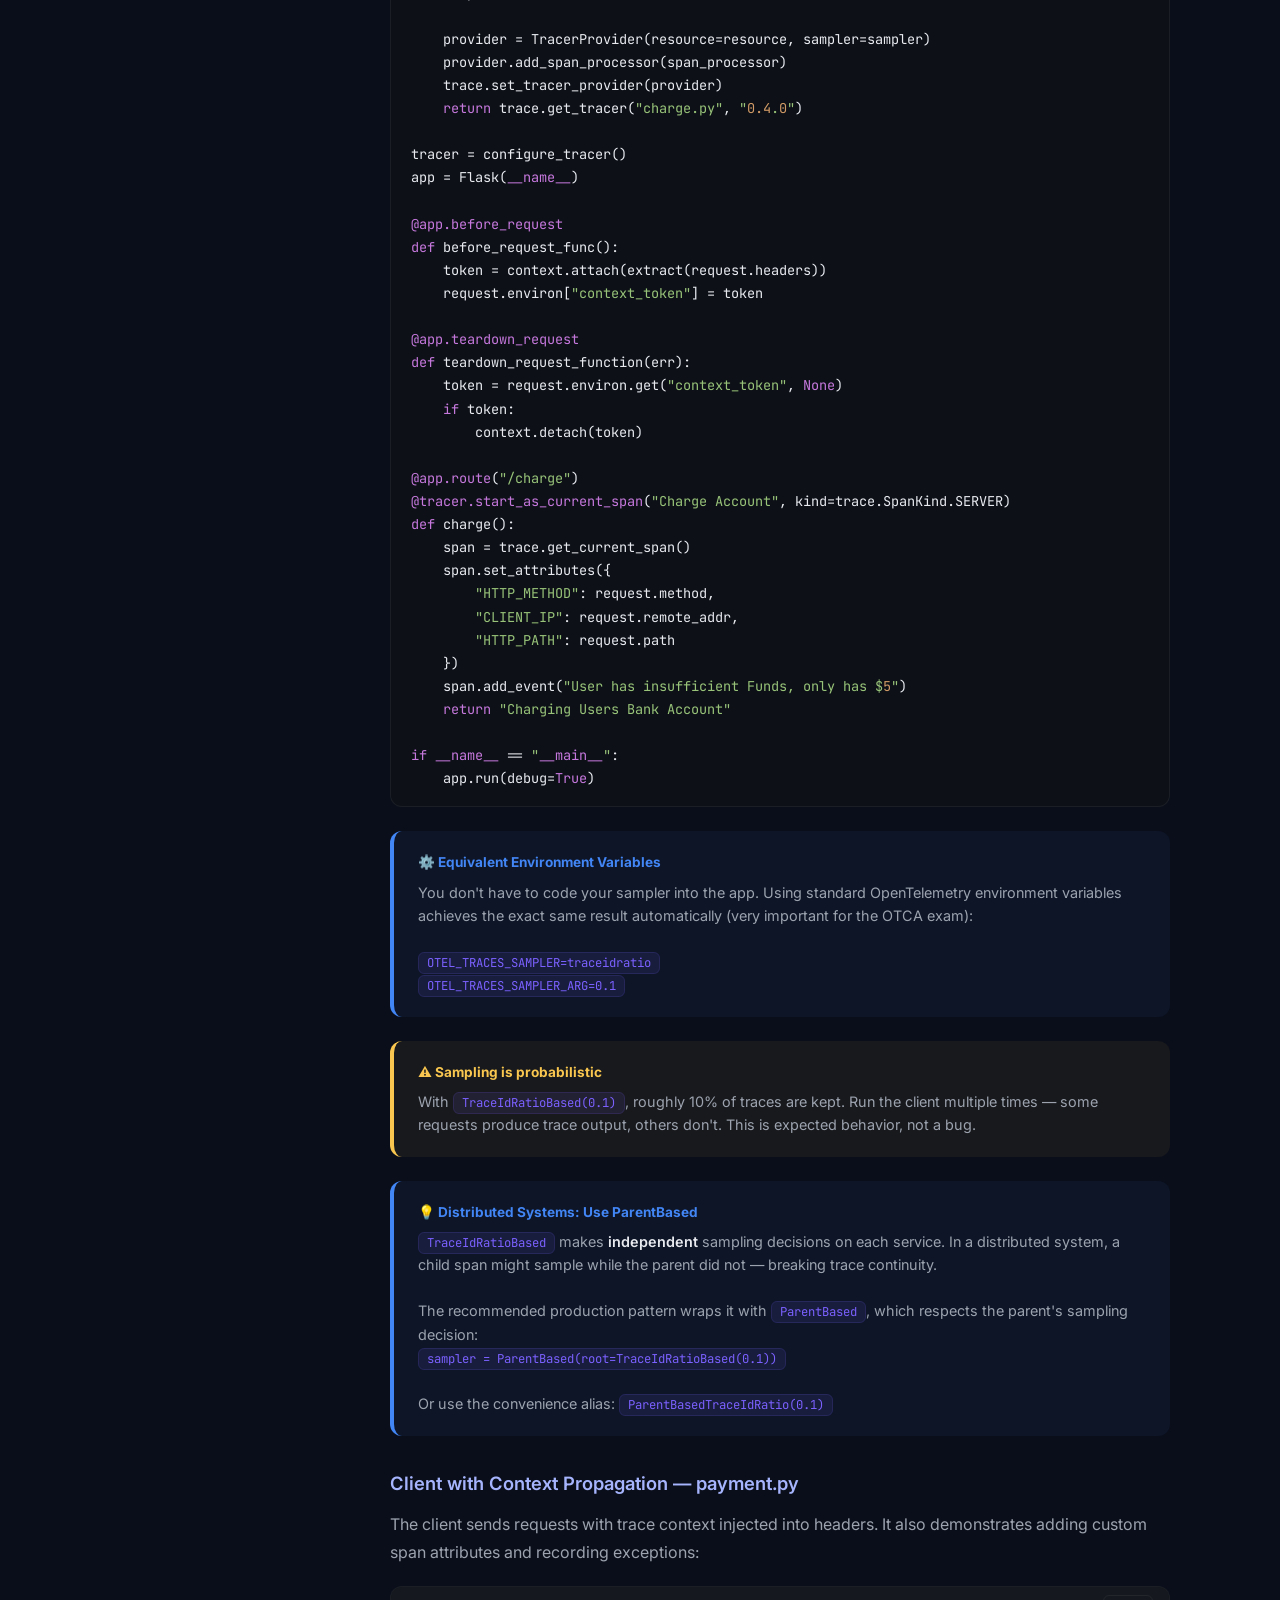
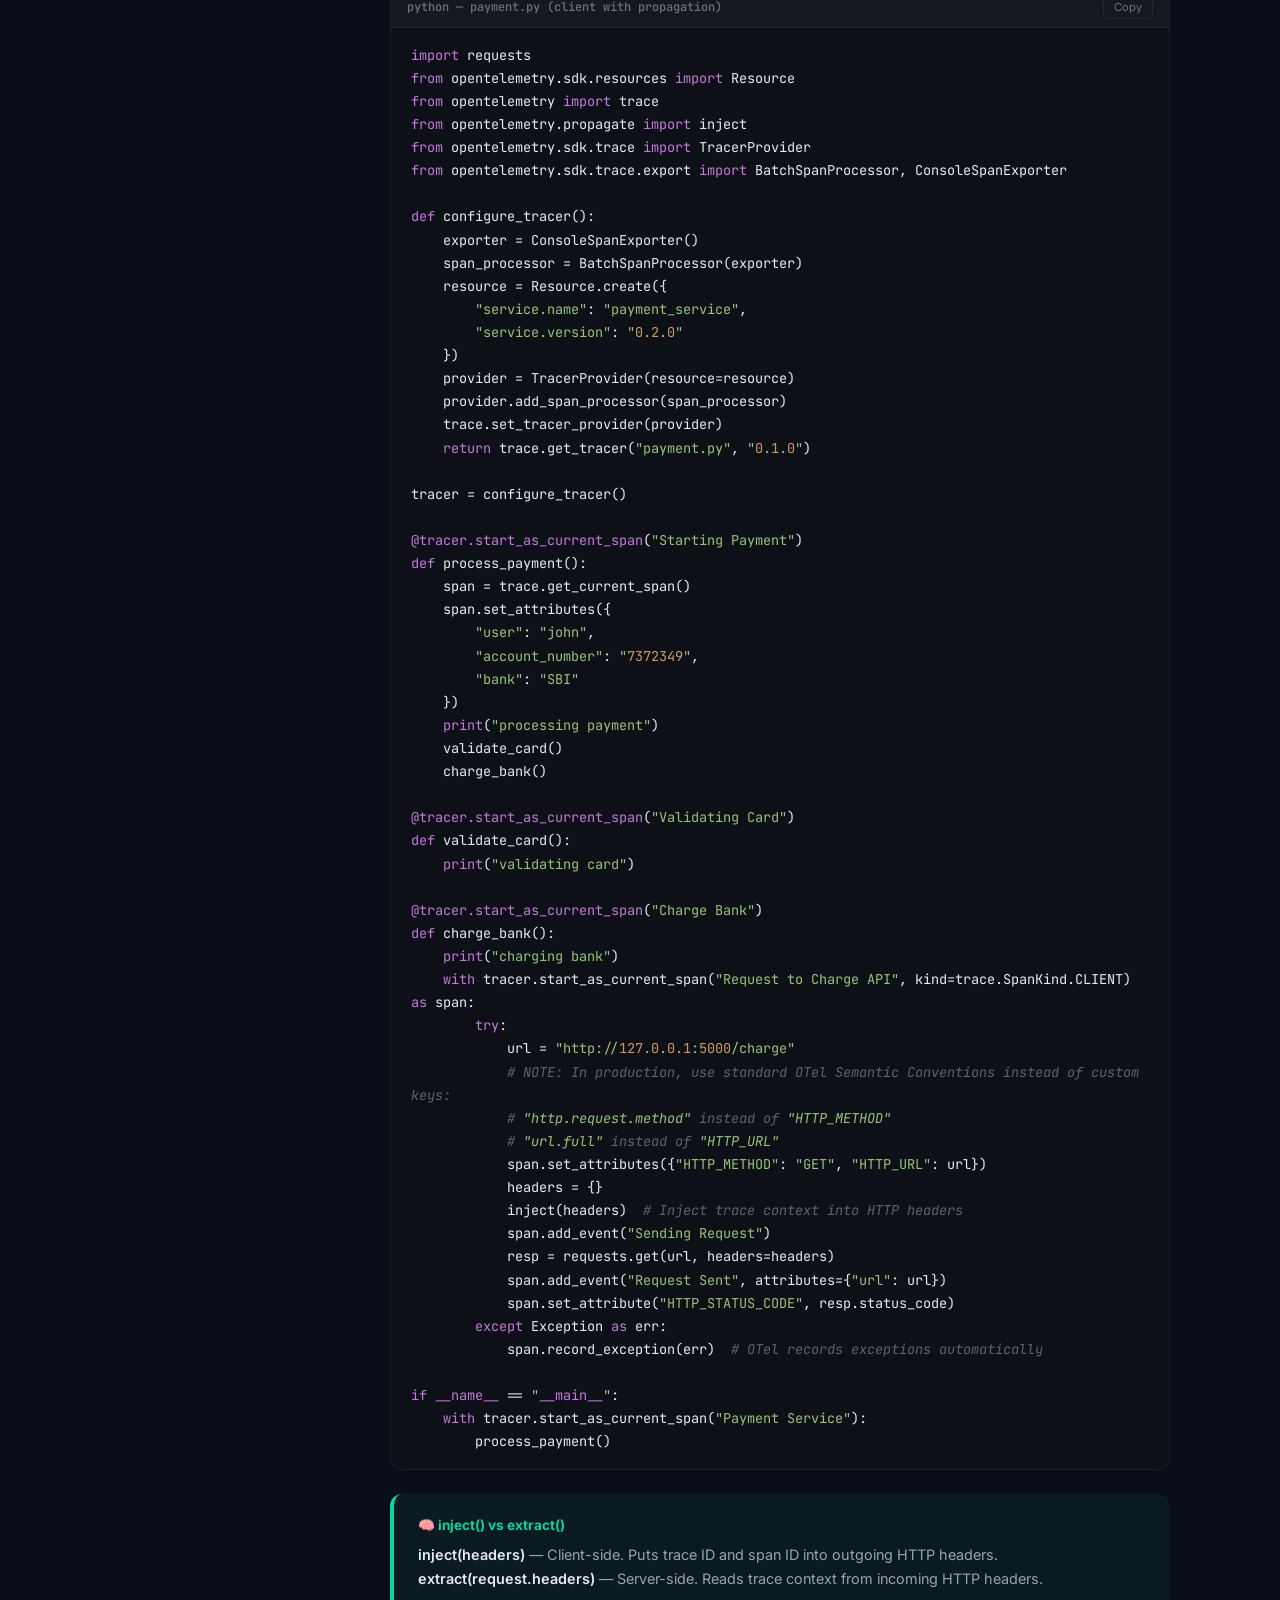
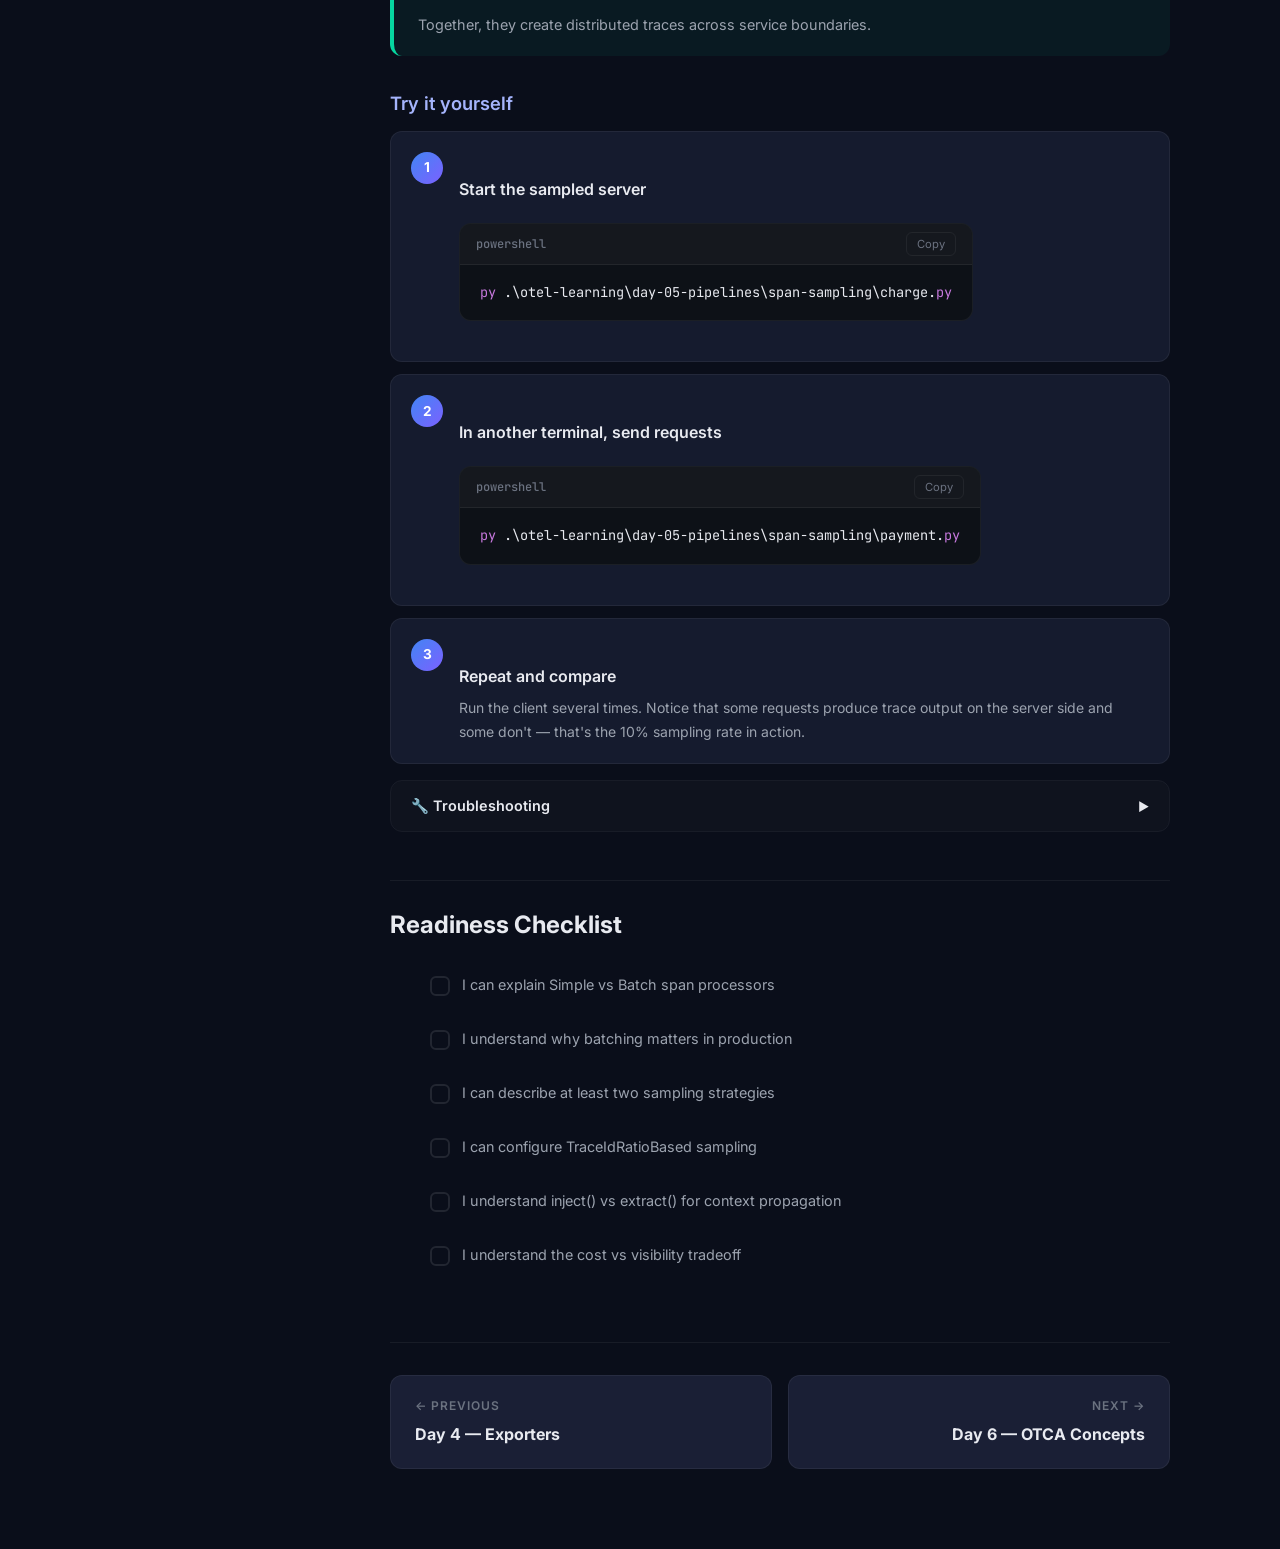
<file: site/day-05.html>
<!DOCTYPE html>
<html lang="en">
<head>
  <meta charset="UTF-8">
  <meta name="viewport" content="width=device-width, initial-scale=1.0">
  <title>Day 5 — Pipelines & Processors | OTel Learning</title>
  <meta name="description" content="Learn about span processors, batching, and sampling. Understand the tradeoffs in telemetry pipeline design for production OpenTelemetry systems.">
  <link rel="stylesheet" href="css/style.css">
  <link rel="icon" href="data:image/svg+xml,<svg xmlns='http://www.w3.org/2000/svg' viewBox='0 0 100 100'><text y='.9em' font-size='90'>🔭</text></svg>">
</head>
<body>

  <header class="site-header">
    <a href="../index.html" class="header-logo"><span class="logo-icon">🔭</span><span>OTel Learning</span></a>
    <nav class="header-nav">
      <a href="../index.html">Home</a><a href="quick-start.html">Quick Start</a>
      <a href="day-00.html" class="active">Days</a><a href="https://github.com/ThejaReddy1/learn-otel" target="_blank">GitHub ↗</a>
    </nav>
    <button class="menu-toggle" aria-label="Toggle menu">☰</button>
  </header>

  <aside class="sidebar">
    <div class="sidebar-section">
      <div class="sidebar-section-title">Learning Path</div>
      <a href="day-00.html" class="sidebar-link" data-day="0"><span class="day-badge">0</span><span>Foundations</span><span class="check-icon">✓</span></a>
      <a href="day-01.html" class="sidebar-link" data-day="1"><span class="day-badge">1</span><span>OTel Basics</span><span class="check-icon">✓</span></a>
      <a href="day-02.html" class="sidebar-link" data-day="2"><span class="day-badge">2</span><span>Instrumentation</span><span class="check-icon">✓</span></a>
      <a href="day-03.html" class="sidebar-link" data-day="3"><span class="day-badge">3</span><span>Collector</span><span class="check-icon">✓</span></a>
      <a href="day-04.html" class="sidebar-link" data-day="4"><span class="day-badge">4</span><span>Exporters</span><span class="check-icon">✓</span></a>
      <a href="day-05.html" class="sidebar-link active" data-day="5"><span class="day-badge">5</span><span>Pipelines</span><span class="check-icon">✓</span></a>
      <a href="day-06.html" class="sidebar-link" data-day="6"><span class="day-badge">6</span><span>OTCA Concepts</span><span class="check-icon">✓</span></a>
      <a href="day-07.html" class="sidebar-link" data-day="7"><span class="day-badge">7</span><span>Mini Project</span><span class="check-icon">✓</span></a>
    </div>
    <div class="sidebar-section">
      <div class="sidebar-section-title">Resources</div>
      <a href="quick-start.html" class="sidebar-link"><span class="day-badge">⚡</span><span>Quick Start</span></a>
    </div>
  </aside>
  <div class="sidebar-overlay"></div>

  <main class="main-content">
    <div class="content-wrapper">

      <div class="page-header">
        <div class="page-breadcrumb">
          <a href="../index.html">Home</a> <span>/</span> <span>Day 5</span>
        </div>
        <div class="page-day-label day-5">Day 5 — Advanced</div>
        <h1 class="page-title">Pipelines & Processors</h1>
        <p class="page-description">
          This is where observability design starts to include tradeoffs. Batching improves efficiency. 
          Sampling reduces cost. Pipelines decide how signals flow from creation to export.
        </p>
        <div style="display:flex;gap:12px;margin-top:16px;flex-wrap:wrap;">
          <span style="font-size:0.78rem;color:var(--text-muted);background:rgba(255,255,255,0.04);border:1px solid var(--border-subtle);padding:4px 12px;border-radius:100px;">⏱ ~45 min hands-on</span>
          <span style="font-size:0.78rem;color:var(--accent-yellow);background:rgba(249,199,79,0.08);border:1px solid rgba(249,199,79,0.2);padding:4px 12px;border-radius:100px;">🟡 Intermediate</span>
        </div>
      </div>

      <div class="content">

        <h2 id="learning-outcomes">Learning Outcomes</h2>
        <ul>
          <li>Explain what span processors do and when to use each type</li>
          <li>Understand why batching helps production systems</li>
          <li>Explore sampling tradeoffs with real code</li>
        </ul>

        <h2 id="modules">Modules</h2>
        <div class="modules-grid">
          <div class="module-card">
            <div class="module-card-icon">⚙️</div>
            <div class="module-card-title">Span Processors</div>
            <div class="module-card-desc">SimpleSpanProcessor vs BatchSpanProcessor — when to use which, and why it matters.</div>
          </div>
          <div class="module-card">
            <div class="module-card-icon">🎲</div>
            <div class="module-card-title">Span Sampling</div>
            <div class="module-card-desc">TraceIdRatioBased sampling — control what percentage of traces are captured.</div>
          </div>
        </div>

        <!-- ============================================ -->
        <!-- SPAN PROCESSORS MODULE -->
        <!-- ============================================ -->

        <h2 id="span-processors">Module: Span Processors</h2>
        <p>A span processor sits between span creation and export. It decides <strong>when</strong> and <strong>how</strong> spans get sent to the exporter. This is a critical production decision.</p>

        <div class="diagram-box">
          <div class="diagram-flow">
            <div class="diagram-node">🔧 Span Created</div>
            <div class="diagram-arrow">→</div>
            <div class="diagram-node">⚙️ Span Processor</div>
            <div class="diagram-arrow">→</div>
            <div class="diagram-node">📤 Exporter</div>
          </div>
        </div>

        <h3>SimpleSpanProcessor</h3>
        <p>Exports each span <strong>immediately</strong> as it completes. Great for learning and development, but adds latency to every operation in production.</p>
        <div class="code-block" data-lang="python">
          <div class="code-header"><span class="code-lang">python — immediate export</span><button class="code-copy-btn">Copy</button></div>
          <pre><code>from opentelemetry.sdk.trace.export import SimpleSpanProcessor, ConsoleSpanExporter

exporter = ConsoleSpanExporter()
processor = SimpleSpanProcessor(exporter)
provider.add_span_processor(processor)</code></pre>
        </div>

        <h3>BatchSpanProcessor</h3>
        <p>Buffers spans and exports them <strong>in batches</strong> on a schedule. Much better for production — reduces network overhead and doesn't block your application while exporting.</p>
        <div class="code-block" data-lang="python">
          <div class="code-header"><span class="code-lang">python — batched export</span><button class="code-copy-btn">Copy</button></div>
          <pre><code>from opentelemetry.sdk.trace.export import BatchSpanProcessor
from opentelemetry.exporter.otlp.proto.http.trace_exporter import OTLPSpanExporter

exporter = OTLPSpanExporter(endpoint="http://localhost:4318/v1/traces")
processor = BatchSpanProcessor(exporter)
provider.add_span_processor(processor)</code></pre>
        </div>

        <div class="callout callout-tip">
          <div class="callout-title">✅ Production Rule of Thumb</div>
          <div class="callout-body">Use <code>SimpleSpanProcessor</code> for local development and learning. Use <code>BatchSpanProcessor</code> for anything production-like. Batching is especially important when exporting over the network (OTLP).</div>
        </div>

        <h3>Full Example — BatchSpanProcessor with OTLP</h3>
        <div class="code-block" data-lang="python">
          <div class="code-header"><span class="code-lang">python — payment.py (batch + OTLP)</span><button class="code-copy-btn">Copy</button></div>
          <pre><code>from opentelemetry import trace
from opentelemetry.sdk.trace import TracerProvider
from opentelemetry.sdk.trace.export import BatchSpanProcessor
from opentelemetry.exporter.otlp.proto.http.trace_exporter import OTLPSpanExporter

def configure_tracer():
    exporter = OTLPSpanExporter(endpoint="http://localhost:4318/v1/traces")
    span_processor = BatchSpanProcessor(exporter)
    provider = TracerProvider()
    provider.add_span_processor(span_processor)
    trace.set_tracer_provider(provider)
    return trace.get_tracer("payment.py", "0.1.0")

tracer = configure_tracer()

@tracer.start_as_current_span("Starting Payment")
def process_payment():
    print("processing payment")
    validate_card()
    charge_bank()

def validate_card():
    with tracer.start_as_current_span("Validating Card"):
        print("validating card")

def charge_bank():
    with tracer.start_as_current_span("Charging Bank"):
        print("charging bank")

if __name__ == "__main__":
    with tracer.start_as_current_span("Payment Service"):
        process_payment()</code></pre>
        </div>

        <h3>Try it yourself</h3>
        <div class="step-card">
          <div class="step-number">1</div>
          <div class="step-body">
            <h4>Run the span processors example</h4>
            <div class="code-block" data-lang="powershell">
              <div class="code-header"><span class="code-lang">powershell</span><button class="code-copy-btn">Copy</button></div>
              <pre><code>py .\otel-learning\day-05-pipelines\span-processors\payment.py</code></pre>
            </div>
            <p>Note: This uses OTLP by default. Start the Collector first, or switch to <code>ConsoleSpanExporter</code> in the code to see console output.</p>
          </div>
        </div>

        <!-- ============================================ -->
        <!-- SPAN SAMPLING MODULE -->
        <!-- ============================================ -->

        <h2 id="sampling">Module: Span Sampling</h2>
        <p>Sampling decides which traces to <strong>keep</strong> and which to <strong>discard</strong>. In high-traffic production systems, you can't afford to export every single trace. Sampling gives you control over this tradeoff.</p>

        <div class="callout callout-info">
          <div class="callout-title">🎯 The Core Tradeoff</div>
          <div class="callout-body">
            <strong>More data</strong> = better debugging, higher cost (storage, network, compute)<br>
            <strong>Less data</strong> = lower cost, possible blind spots during incidents
          </div>
        </div>

        <h3>Sampling Strategies</h3>
        <div class="modules-grid">
          <div class="module-card">
            <div class="module-card-icon">🎯</div>
            <div class="module-card-title">Always On</div>
            <div class="module-card-desc">Keep everything. Best for learning, dev environments, or low-traffic services. The default.</div>
          </div>
          <div class="module-card">
            <div class="module-card-icon">🎲</div>
            <div class="module-card-title">TraceIdRatioBased</div>
            <div class="module-card-desc">Keep a percentage of traces (e.g. 10%). Uses trace ID hash for consistent sampling decisions.</div>
          </div>
          <div class="module-card">
            <div class="module-card-icon">🚫</div>
            <div class="module-card-title">Always Off</div>
            <div class="module-card-desc">Discard everything. Useful for testing overhead without export, or kill-switch scenarios.</div>
          </div>
        </div>

        <div class="callout callout-info" style="margin-top:24px; margin-bottom:32px;">
          <div class="callout-title">🧠 Head-Based vs. Tail-Based Sampling</div>
          <div class="callout-body">
            You will hear these two terms constantly. Here is the difference:
            <ul style="margin-top: 8px;">
              <li><strong>Head-Based (What we code below):</strong> The decision to keep or drop the trace is made at the very <em>beginning</em> of the request. <strong>Pros:</strong> Fast and cheap. <strong>Cons:</strong> You might drop a trace that eventually throws an error down the line.</li>
              <li><strong>Tail-Based:</strong> The Collector automatically holds the <em>entire trace</em> in memory until the request finishes, and only <em>then</em> decides to keep or drop it (e.g., "Keep 100% of errors, but only 5% of successes"). <strong>Pros:</strong> You never miss an error. <strong>Cons:</strong> Requires a massive, memory-heavy Collector.</li>
            </ul>
          </div>
        </div>

        <h3>Server with Sampling — charge.py</h3>
        <p>This server uses <code>TraceIdRatioBased(0.1)</code> — only 1 out of every 10 traces will be sampled and exported:</p>
        <div class="code-block" data-lang="python">
          <div class="code-header"><span class="code-lang">python — charge.py (sampled server)</span><button class="code-copy-btn">Copy</button></div>
          <pre><code>from flask import Flask, request
from opentelemetry.sdk.resources import Resource
from opentelemetry import trace, context
from opentelemetry.propagate import extract
from opentelemetry.sdk.trace.sampling import TraceIdRatioBased
from opentelemetry.sdk.trace import TracerProvider
from opentelemetry.sdk.trace.export import BatchSpanProcessor, ConsoleSpanExporter

def configure_tracer():
    exporter = ConsoleSpanExporter()
    span_processor = BatchSpanProcessor(exporter)
    resource = Resource.create({
        "service.name": "Charge service",
        "service.version": "0.4.0"
    })

    # Only sample 10% of traces
    sampler = TraceIdRatioBased(0.1)

    provider = TracerProvider(resource=resource, sampler=sampler)
    provider.add_span_processor(span_processor)
    trace.set_tracer_provider(provider)
    return trace.get_tracer("charge.py", "0.4.0")

tracer = configure_tracer()
app = Flask(__name__)

@app.before_request
def before_request_func():
    token = context.attach(extract(request.headers))
    request.environ["context_token"] = token

@app.teardown_request
def teardown_request_function(err):
    token = request.environ.get("context_token", None)
    if token:
        context.detach(token)

@app.route("/charge")
@tracer.start_as_current_span("Charge Account", kind=trace.SpanKind.SERVER)
def charge():
    span = trace.get_current_span()
    span.set_attributes({
        "HTTP_METHOD": request.method,
        "CLIENT_IP": request.remote_addr,
        "HTTP_PATH": request.path
    })
    span.add_event("User has insufficient Funds, only has $5")
    return "Charging Users Bank Account"

if __name__ == "__main__":
    app.run(debug=True)</code></pre>
        </div>

        <div class="callout callout-info" style="margin-top:24px;">
          <div class="callout-title">⚙️ Equivalent Environment Variables</div>
          <div class="callout-body">
            You don't have to code your sampler into the app. Using standard OpenTelemetry environment variables achieves the exact same result automatically (very important for the OTCA exam):<br><br>
            <code>OTEL_TRACES_SAMPLER=traceidratio</code><br>
            <code>OTEL_TRACES_SAMPLER_ARG=0.1</code>
          </div>
        </div>

        <div class="callout callout-warning">
          <div class="callout-title">⚠️ Sampling is probabilistic</div>
          <div class="callout-body">With <code>TraceIdRatioBased(0.1)</code>, roughly 10% of traces are kept. Run the client multiple times — some requests produce trace output, others don't. This is expected behavior, not a bug.</div>
        </div>

        <div class="callout callout-info">
          <div class="callout-title">💡 Distributed Systems: Use ParentBased</div>
          <div class="callout-body">
            <code>TraceIdRatioBased</code> makes <strong>independent</strong> sampling decisions on each service. In a distributed system, a child span might sample while the parent did not — breaking trace continuity.<br><br>
            The recommended production pattern wraps it with <code>ParentBased</code>, which respects the parent's sampling decision:<br>
            <code>sampler = ParentBased(root=TraceIdRatioBased(0.1))</code><br><br>
            Or use the convenience alias: <code>ParentBasedTraceIdRatio(0.1)</code>
          </div>
        </div>

        <h3>Client with Context Propagation — payment.py</h3>
        <p>The client sends requests with trace context injected into headers. It also demonstrates adding custom span attributes and recording exceptions:</p>
        <div class="code-block" data-lang="python">
          <div class="code-header"><span class="code-lang">python — payment.py (client with propagation)</span><button class="code-copy-btn">Copy</button></div>
          <pre><code>import requests
from opentelemetry.sdk.resources import Resource
from opentelemetry import trace
from opentelemetry.propagate import inject
from opentelemetry.sdk.trace import TracerProvider
from opentelemetry.sdk.trace.export import BatchSpanProcessor, ConsoleSpanExporter

def configure_tracer():
    exporter = ConsoleSpanExporter()
    span_processor = BatchSpanProcessor(exporter)
    resource = Resource.create({
        "service.name": "payment_service",
        "service.version": "0.2.0"
    })
    provider = TracerProvider(resource=resource)
    provider.add_span_processor(span_processor)
    trace.set_tracer_provider(provider)
    return trace.get_tracer("payment.py", "0.1.0")

tracer = configure_tracer()

@tracer.start_as_current_span("Starting Payment")
def process_payment():
    span = trace.get_current_span()
    span.set_attributes({
        "user": "john",
        "account_number": "7372349",
        "bank": "SBI"
    })
    print("processing payment")
    validate_card()
    charge_bank()

@tracer.start_as_current_span("Validating Card")
def validate_card():
    print("validating card")

@tracer.start_as_current_span("Charge Bank")
def charge_bank():
    print("charging bank")
    with tracer.start_as_current_span("Request to Charge API", kind=trace.SpanKind.CLIENT) as span:
        try:
            url = "http://127.0.0.1:5000/charge"
            # NOTE: In production, use standard OTel Semantic Conventions instead of custom keys:
            # "http.request.method" instead of "HTTP_METHOD"
            # "url.full" instead of "HTTP_URL"
            span.set_attributes({"HTTP_METHOD": "GET", "HTTP_URL": url})
            headers = {}
            inject(headers)  # Inject trace context into HTTP headers
            span.add_event("Sending Request")
            resp = requests.get(url, headers=headers)
            span.add_event("Request Sent", attributes={"url": url})
            span.set_attribute("HTTP_STATUS_CODE", resp.status_code)
        except Exception as err:
            span.record_exception(err)  # OTel records exceptions automatically

if __name__ == "__main__":
    with tracer.start_as_current_span("Payment Service"):
        process_payment()</code></pre>
        </div>

        <div class="callout callout-tip">
          <div class="callout-title">🧠 inject() vs extract()</div>
          <div class="callout-body">
            <strong>inject(headers)</strong> — Client-side. Puts trace ID and span ID into outgoing HTTP headers.<br>
            <strong>extract(request.headers)</strong> — Server-side. Reads trace context from incoming HTTP headers.<br><br>
            Together, they create distributed traces across service boundaries.
          </div>
        </div>

        <h3>Try it yourself</h3>
        <div class="step-card">
          <div class="step-number">1</div>
          <div class="step-body">
            <h4>Start the sampled server</h4>
            <div class="code-block" data-lang="powershell">
              <div class="code-header"><span class="code-lang">powershell</span><button class="code-copy-btn">Copy</button></div>
              <pre><code>py .\otel-learning\day-05-pipelines\span-sampling\charge.py</code></pre>
            </div>
          </div>
        </div>
        <div class="step-card">
          <div class="step-number">2</div>
          <div class="step-body">
            <h4>In another terminal, send requests</h4>
            <div class="code-block" data-lang="powershell">
              <div class="code-header"><span class="code-lang">powershell</span><button class="code-copy-btn">Copy</button></div>
              <pre><code>py .\otel-learning\day-05-pipelines\span-sampling\payment.py</code></pre>
            </div>
          </div>
        </div>
        <div class="step-card">
          <div class="step-number">3</div>
          <div class="step-body">
            <h4>Repeat and compare</h4>
            <p>Run the client several times. Notice that some requests produce trace output on the server side and some don't — that's the 10% sampling rate in action.</p>
          </div>
        </div>

        <div class="collapsible">
          <button class="collapsible-trigger">
            🔧 Troubleshooting
            <span class="arrow">▶</span>
          </button>
          <div class="collapsible-content">
            <ul>
              <li>If sampling seems random, that is expected — run the example multiple times.</li>
              <li>If you are comparing console output with OTLP output, make sure you know which exporter is currently enabled in the code.</li>
              <li>If nothing appears immediately with BatchSpanProcessor, remember that batched export waits briefly before flushing.</li>
            </ul>
          </div>
        </div>

        <h2 id="checklist">Readiness Checklist</h2>
        <ul class="checklist">
          <li class="checklist-item">
            <input type="checkbox" id="day5-simple-vs-batch">
            <label for="day5-simple-vs-batch">I can explain Simple vs Batch span processors</label>
          </li>
          <li class="checklist-item">
            <input type="checkbox" id="day5-batching">
            <label for="day5-batching">I understand why batching matters in production</label>
          </li>
          <li class="checklist-item">
            <input type="checkbox" id="day5-sampling">
            <label for="day5-sampling">I can describe at least two sampling strategies</label>
          </li>
          <li class="checklist-item">
            <input type="checkbox" id="day5-ratio">
            <label for="day5-ratio">I can configure TraceIdRatioBased sampling</label>
          </li>
          <li class="checklist-item">
            <input type="checkbox" id="day5-inject-extract">
            <label for="day5-inject-extract">I understand inject() vs extract() for context propagation</label>
          </li>
          <li class="checklist-item">
            <input type="checkbox" id="day5-tradeoffs">
            <label for="day5-tradeoffs">I understand the cost vs visibility tradeoff</label>
          </li>
        </ul>
      </div>

      <nav class="page-nav">
        <a href="day-04.html" class="page-nav-link prev">
          <span class="page-nav-label">← Previous</span>
          <span class="page-nav-title">Day 4 — Exporters</span>
        </a>
        <a href="day-06.html" class="page-nav-link next">
          <span class="page-nav-label">Next →</span>
          <span class="page-nav-title">Day 6 — OTCA Concepts</span>
        </a>
      </nav>
    </div>
  </main>

  <script src="js/main.js"></script>
  <script src="js/progress.js"></script>
  <script src="js/code-highlight.js"></script>
</body>
</html>
</file>
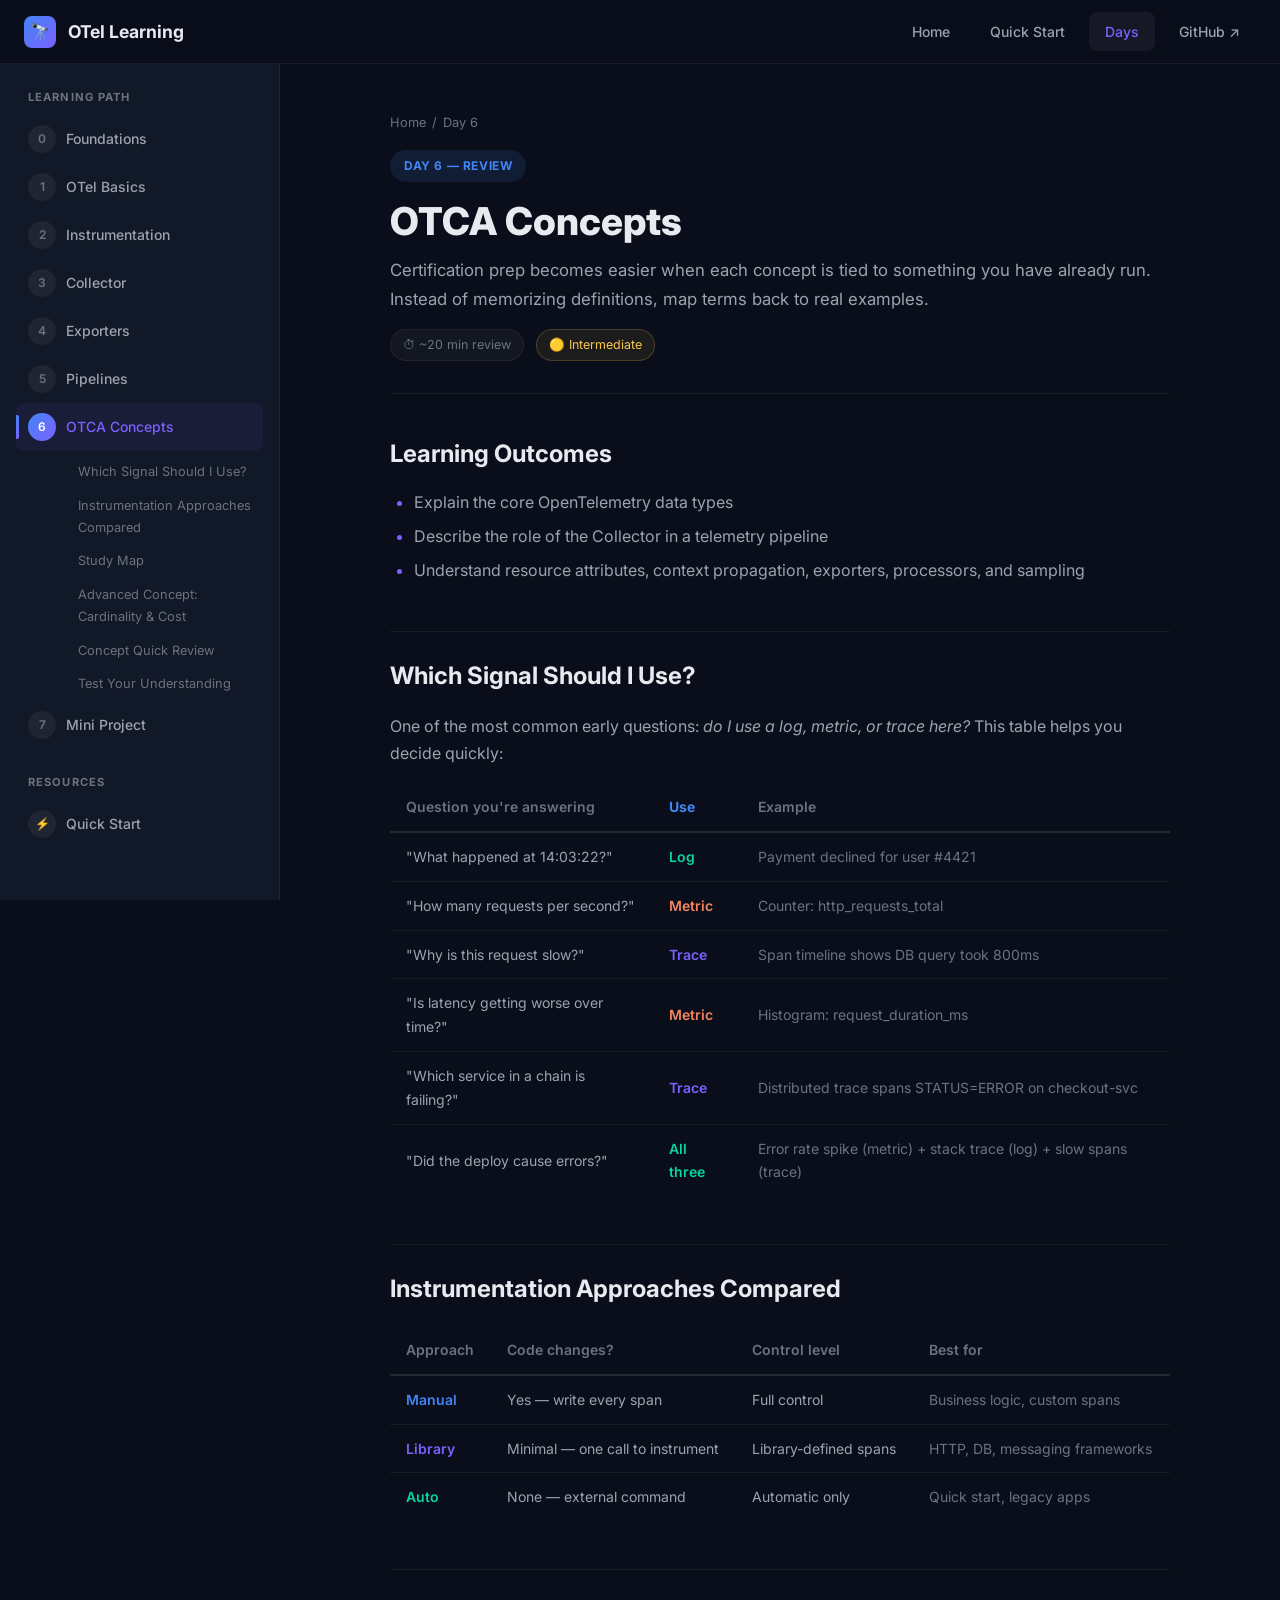
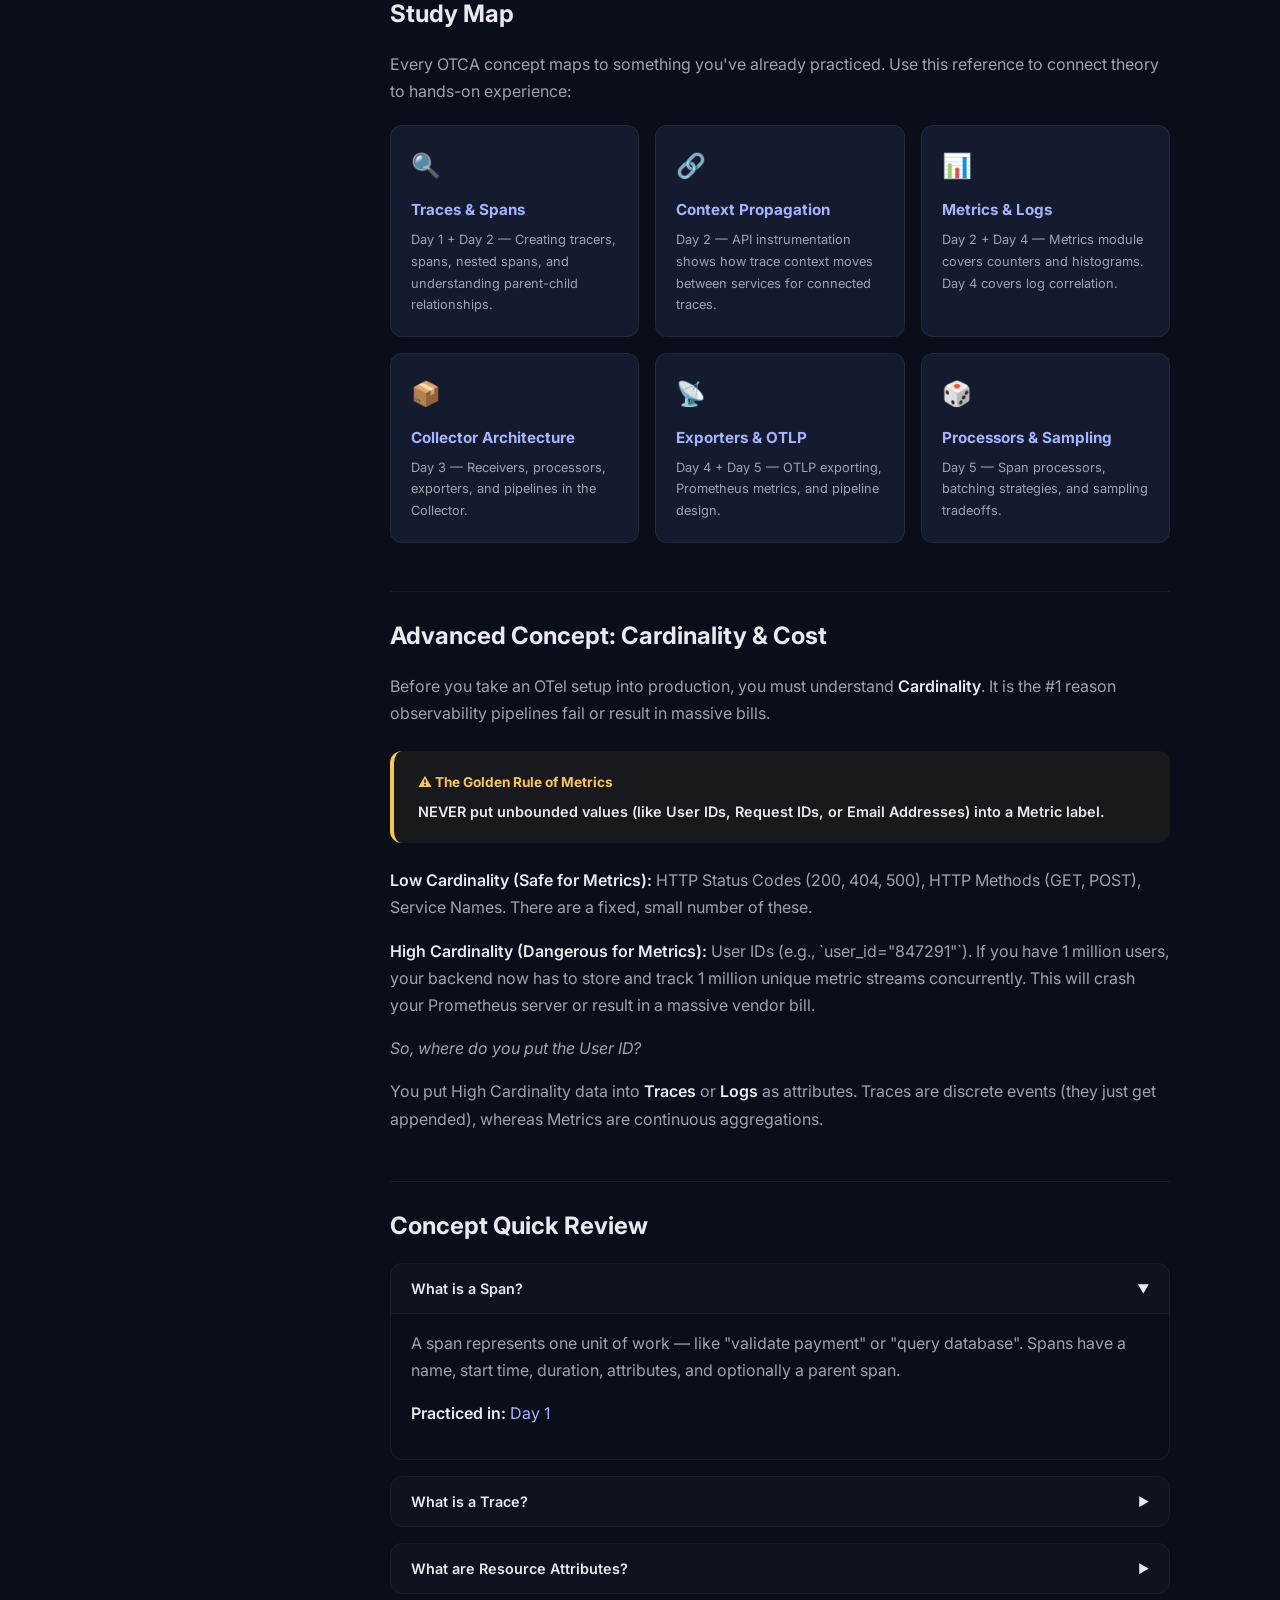
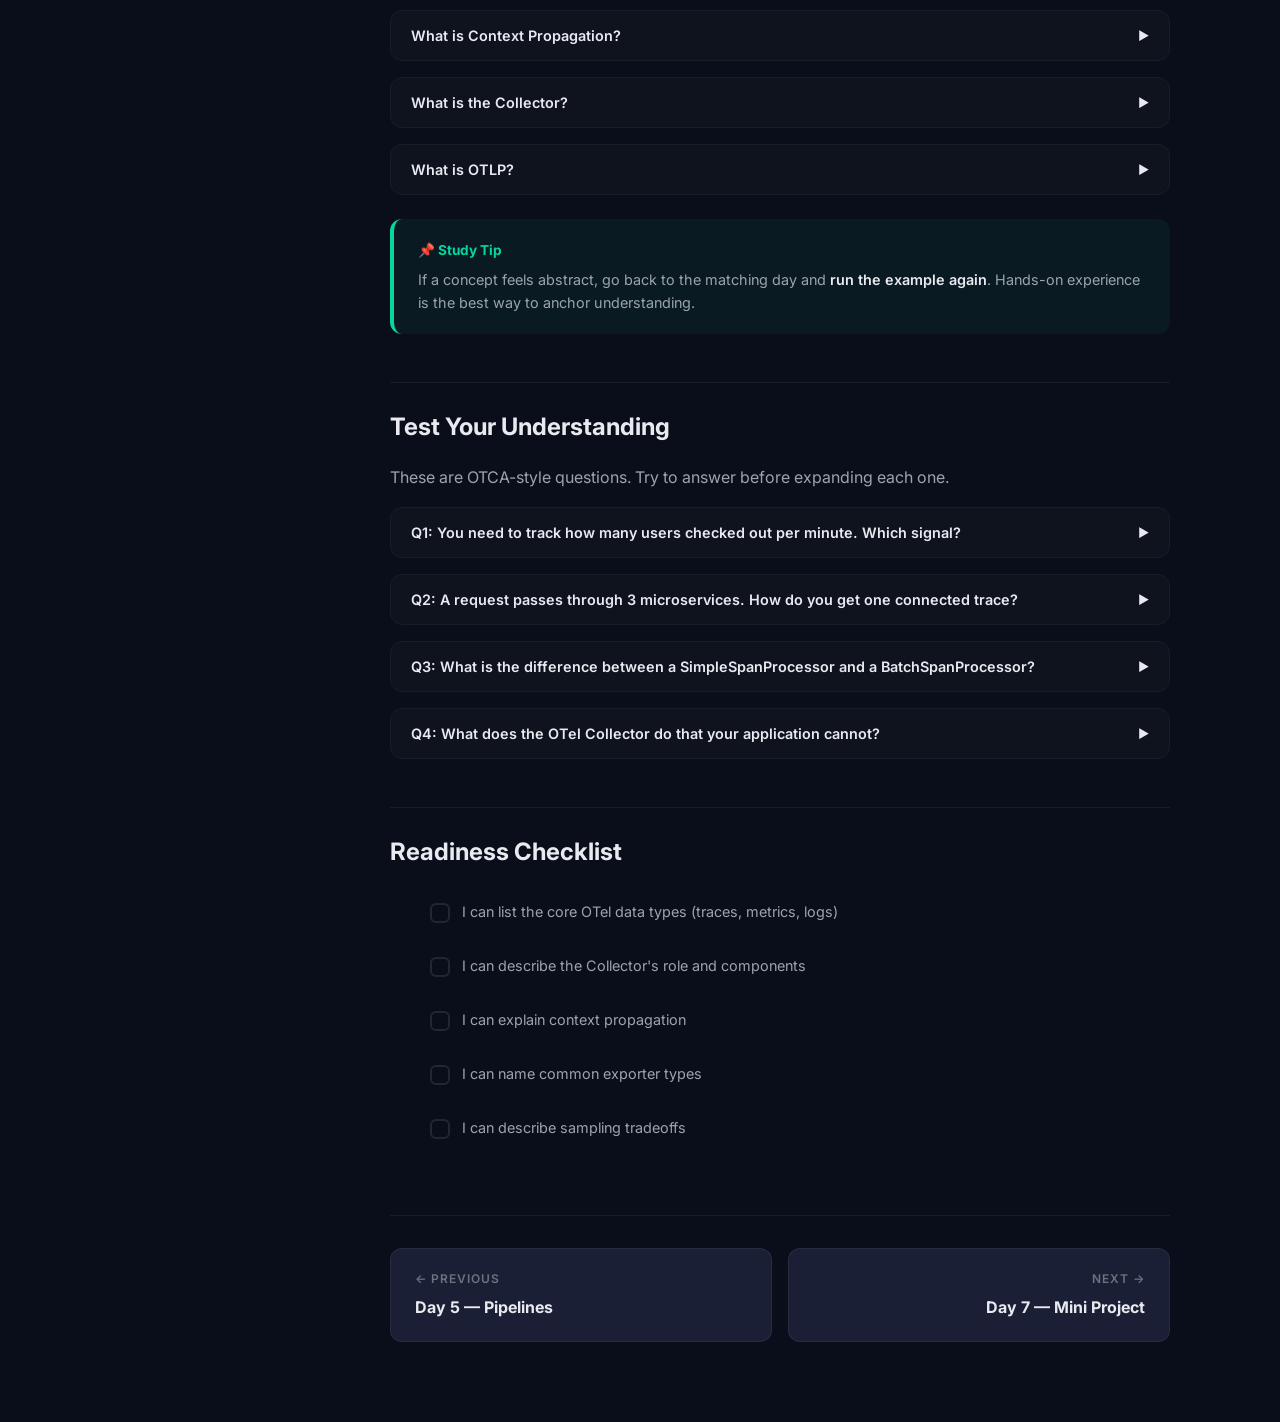
<file: site/day-06.html>
<!DOCTYPE html>
<html lang="en">
<head>
  <meta charset="UTF-8">
  <meta name="viewport" content="width=device-width, initial-scale=1.0">
  <title>Day 6 — OTCA Concepts | OTel Learning</title>
  <meta name="description" content="Map OTCA certification concepts to hands-on examples. Resource attributes, exporters, processors, context propagation — all connected to what you already practiced.">
  <link rel="stylesheet" href="css/style.css">
  <link rel="icon" href="data:image/svg+xml,<svg xmlns='http://www.w3.org/2000/svg' viewBox='0 0 100 100'><text y='.9em' font-size='90'>🔭</text></svg>">
</head>
<body>

  <header class="site-header">
    <a href="../index.html" class="header-logo"><span class="logo-icon">🔭</span><span>OTel Learning</span></a>
    <nav class="header-nav">
      <a href="../index.html">Home</a><a href="quick-start.html">Quick Start</a>
      <a href="day-00.html" class="active">Days</a><a href="https://github.com/ThejaReddy1/learn-otel" target="_blank">GitHub ↗</a>
    </nav>
    <button class="menu-toggle" aria-label="Toggle menu">☰</button>
  </header>

  <aside class="sidebar">
    <div class="sidebar-section">
      <div class="sidebar-section-title">Learning Path</div>
      <a href="day-00.html" class="sidebar-link" data-day="0"><span class="day-badge">0</span><span>Foundations</span><span class="check-icon">✓</span></a>
      <a href="day-01.html" class="sidebar-link" data-day="1"><span class="day-badge">1</span><span>OTel Basics</span><span class="check-icon">✓</span></a>
      <a href="day-02.html" class="sidebar-link" data-day="2"><span class="day-badge">2</span><span>Instrumentation</span><span class="check-icon">✓</span></a>
      <a href="day-03.html" class="sidebar-link" data-day="3"><span class="day-badge">3</span><span>Collector</span><span class="check-icon">✓</span></a>
      <a href="day-04.html" class="sidebar-link" data-day="4"><span class="day-badge">4</span><span>Exporters</span><span class="check-icon">✓</span></a>
      <a href="day-05.html" class="sidebar-link" data-day="5"><span class="day-badge">5</span><span>Pipelines</span><span class="check-icon">✓</span></a>
      <a href="day-06.html" class="sidebar-link active" data-day="6"><span class="day-badge">6</span><span>OTCA Concepts</span><span class="check-icon">✓</span></a>
      <a href="day-07.html" class="sidebar-link" data-day="7"><span class="day-badge">7</span><span>Mini Project</span><span class="check-icon">✓</span></a>
    </div>
    <div class="sidebar-section">
      <div class="sidebar-section-title">Resources</div>
      <a href="quick-start.html" class="sidebar-link"><span class="day-badge">⚡</span><span>Quick Start</span></a>
    </div>
  </aside>
  <div class="sidebar-overlay"></div>

  <main class="main-content">
    <div class="content-wrapper">

      <div class="page-header">
        <div class="page-breadcrumb">
          <a href="../index.html">Home</a> <span>/</span> <span>Day 6</span>
        </div>
        <div class="page-day-label day-6">Day 6 — Review</div>
        <h1 class="page-title">OTCA Concepts</h1>
        <p class="page-description">
          Certification prep becomes easier when each concept is tied to something you have already run. 
          Instead of memorizing definitions, map terms back to real examples.
        </p>
        <div style="display:flex;gap:12px;margin-top:16px;flex-wrap:wrap;">
          <span style="font-size:0.78rem;color:var(--text-muted);background:rgba(255,255,255,0.04);border:1px solid var(--border-subtle);padding:4px 12px;border-radius:100px;">⏱ ~20 min review</span>
          <span style="font-size:0.78rem;color:var(--accent-yellow);background:rgba(249,199,79,0.08);border:1px solid rgba(249,199,79,0.2);padding:4px 12px;border-radius:100px;">🟡 Intermediate</span>
        </div>
      </div>

      <div class="content">

        <h2 id="learning-outcomes">Learning Outcomes</h2>
        <ul>
          <li>Explain the core OpenTelemetry data types</li>
          <li>Describe the role of the Collector in a telemetry pipeline</li>
          <li>Understand resource attributes, context propagation, exporters, processors, and sampling</li>
        </ul>

        <h2 id="signal-decision">Which Signal Should I Use?</h2>
        <p>One of the most common early questions: <em>do I use a log, metric, or trace here?</em> This table helps you decide quickly:</p>

        <div style="overflow-x:auto;margin-bottom:32px;">
          <table style="width:100%;border-collapse:collapse;font-size:0.875rem;">
            <thead>
              <tr style="border-bottom:2px solid var(--border-default);">
                <th style="padding:12px 16px;text-align:left;color:var(--text-muted);font-weight:600;">Question you're answering</th>
                <th style="padding:12px 16px;text-align:left;color:var(--accent-blue);">Use</th>
                <th style="padding:12px 16px;text-align:left;color:var(--text-muted);font-weight:600;">Example</th>
              </tr>
            </thead>
            <tbody>
              <tr style="border-bottom:1px solid var(--border-subtle);">
                <td style="padding:12px 16px;color:var(--text-secondary);">"What happened at 14:03:22?"</td>
                <td style="padding:12px 16px;"><strong style="color:var(--accent-cyan);">Log</strong></td>
                <td style="padding:12px 16px;color:var(--text-muted);">Payment declined for user #4421</td>
              </tr>
              <tr style="border-bottom:1px solid var(--border-subtle);">
                <td style="padding:12px 16px;color:var(--text-secondary);">"How many requests per second?"</td>
                <td style="padding:12px 16px;"><strong style="color:var(--accent-orange);">Metric</strong></td>
                <td style="padding:12px 16px;color:var(--text-muted);">Counter: http_requests_total</td>
              </tr>
              <tr style="border-bottom:1px solid var(--border-subtle);">
                <td style="padding:12px 16px;color:var(--text-secondary);">"Why is this request slow?"</td>
                <td style="padding:12px 16px;"><strong style="color:var(--accent-purple);">Trace</strong></td>
                <td style="padding:12px 16px;color:var(--text-muted);">Span timeline shows DB query took 800ms</td>
              </tr>
              <tr style="border-bottom:1px solid var(--border-subtle);">
                <td style="padding:12px 16px;color:var(--text-secondary);">"Is latency getting worse over time?"</td>
                <td style="padding:12px 16px;"><strong style="color:var(--accent-orange);">Metric</strong></td>
                <td style="padding:12px 16px;color:var(--text-muted);">Histogram: request_duration_ms</td>
              </tr>
              <tr style="border-bottom:1px solid var(--border-subtle);">
                <td style="padding:12px 16px;color:var(--text-secondary);">"Which service in a chain is failing?"</td>
                <td style="padding:12px 16px;"><strong style="color:var(--accent-purple);">Trace</strong></td>
                <td style="padding:12px 16px;color:var(--text-muted);">Distributed trace spans STATUS=ERROR on checkout-svc</td>
              </tr>
              <tr>
                <td style="padding:12px 16px;color:var(--text-secondary);">"Did the deploy cause errors?"</td>
                <td style="padding:12px 16px;"><strong style="color:var(--accent-cyan);">All three</strong></td>
                <td style="padding:12px 16px;color:var(--text-muted);">Error rate spike (metric) + stack trace (log) + slow spans (trace)</td>
              </tr>
            </tbody>
          </table>
        </div>

        <h2 id="instrumentation-comparison">Instrumentation Approaches Compared</h2>
        <div style="overflow-x:auto;margin-bottom:32px;">
          <table style="width:100%;border-collapse:collapse;font-size:0.875rem;">
            <thead>
              <tr style="border-bottom:2px solid var(--border-default);">
                <th style="padding:12px 16px;text-align:left;color:var(--text-muted);font-weight:600;">Approach</th>
                <th style="padding:12px 16px;text-align:left;color:var(--text-muted);font-weight:600;">Code changes?</th>
                <th style="padding:12px 16px;text-align:left;color:var(--text-muted);font-weight:600;">Control level</th>
                <th style="padding:12px 16px;text-align:left;color:var(--text-muted);font-weight:600;">Best for</th>
              </tr>
            </thead>
            <tbody>
              <tr style="border-bottom:1px solid var(--border-subtle);">
                <td style="padding:12px 16px;"><strong style="color:var(--accent-blue);">Manual</strong></td>
                <td style="padding:12px 16px;color:var(--text-secondary);">Yes — write every span</td>
                <td style="padding:12px 16px;color:var(--text-secondary);">Full control</td>
                <td style="padding:12px 16px;color:var(--text-muted);">Business logic, custom spans</td>
              </tr>
              <tr style="border-bottom:1px solid var(--border-subtle);">
                <td style="padding:12px 16px;"><strong style="color:var(--accent-purple);">Library</strong></td>
                <td style="padding:12px 16px;color:var(--text-secondary);">Minimal — one call to instrument</td>
                <td style="padding:12px 16px;color:var(--text-secondary);">Library-defined spans</td>
                <td style="padding:12px 16px;color:var(--text-muted);">HTTP, DB, messaging frameworks</td>
              </tr>
              <tr>
                <td style="padding:12px 16px;"><strong style="color:var(--accent-cyan);">Auto</strong></td>
                <td style="padding:12px 16px;color:var(--text-secondary);">None — external command</td>
                <td style="padding:12px 16px;color:var(--text-secondary);">Automatic only</td>
                <td style="padding:12px 16px;color:var(--text-muted);">Quick start, legacy apps</td>
              </tr>
            </tbody>
          </table>
        </div>

        <h2 id="study-map">Study Map</h2>
        <p>Every OTCA concept maps to something you've already practiced. Use this reference to connect theory to hands-on experience:</p>

        <div class="modules-grid">
          <a href="day-01.html" class="module-card" style="text-decoration: none;">
            <div class="module-card-icon">🔍</div>
            <div class="module-card-title">Traces & Spans</div>
            <div class="module-card-desc">Day 1 + Day 2 — Creating tracers, spans, nested spans, and understanding parent-child relationships.</div>
          </a>
          <a href="day-02.html#api-instrumentation" class="module-card" style="text-decoration: none;">
            <div class="module-card-icon">🔗</div>
            <div class="module-card-title">Context Propagation</div>
            <div class="module-card-desc">Day 2 — API instrumentation shows how trace context moves between services for connected traces.</div>
          </a>
          <a href="day-02.html" class="module-card" style="text-decoration: none;">
            <div class="module-card-icon">📊</div>
            <div class="module-card-title">Metrics & Logs</div>
            <div class="module-card-desc">Day 2 + Day 4 — Metrics module covers counters and histograms. Day 4 covers log correlation.</div>
          </a>
          <a href="day-03.html" class="module-card" style="text-decoration: none;">
            <div class="module-card-icon">📦</div>
            <div class="module-card-title">Collector Architecture</div>
            <div class="module-card-desc">Day 3 — Receivers, processors, exporters, and pipelines in the Collector.</div>
          </a>
          <a href="day-04.html" class="module-card" style="text-decoration: none;">
            <div class="module-card-icon">📡</div>
            <div class="module-card-title">Exporters & OTLP</div>
            <div class="module-card-desc">Day 4 + Day 5 — OTLP exporting, Prometheus metrics, and pipeline design.</div>
          </a>
          <a href="day-05.html" class="module-card" style="text-decoration: none;">
            <div class="module-card-icon">🎲</div>
            <div class="module-card-title">Processors & Sampling</div>
            <div class="module-card-desc">Day 5 — Span processors, batching strategies, and sampling tradeoffs.</div>
          </a>
        </div>

        <h2 id="cardinality">Advanced Concept: Cardinality & Cost</h2>
        <p>Before you take an OTel setup into production, you must understand <strong>Cardinality</strong>. It is the #1 reason observability pipelines fail or result in massive bills.</p>

        <div class="callout callout-warning">
          <div class="callout-title">⚠️ The Golden Rule of Metrics</div>
          <div class="callout-body">
            <strong>NEVER put unbounded values (like User IDs, Request IDs, or Email Addresses) into a Metric label.</strong>
          </div>
        </div>

        <p><strong>Low Cardinality (Safe for Metrics):</strong> HTTP Status Codes (200, 404, 500), HTTP Methods (GET, POST), Service Names. There are a fixed, small number of these.</p>
        <p><strong>High Cardinality (Dangerous for Metrics):</strong> User IDs (e.g., `user_id="847291"`). If you have 1 million users, your backend now has to store and track 1 million unique metric streams concurrently. This will crash your Prometheus server or result in a massive vendor bill.</p>

        <p><em>So, where do you put the User ID?</em></p>
        <p>You put High Cardinality data into <strong>Traces</strong> or <strong>Logs</strong> as attributes. Traces are discrete events (they just get appended), whereas Metrics are continuous aggregations.</p>

        <h2 id="concept-review">Concept Quick Review</h2>

        <div class="collapsible open">
          <button class="collapsible-trigger">
            What is a Span?
            <span class="arrow">▶</span>
          </button>
          <div class="collapsible-content">
            <p>A span represents one unit of work — like "validate payment" or "query database". Spans have a name, start time, duration, attributes, and optionally a parent span.</p>
            <p><strong>Practiced in:</strong> <a href="day-01.html">Day 1</a></p>
          </div>
        </div>

        <div class="collapsible">
          <button class="collapsible-trigger">
            What is a Trace?
            <span class="arrow">▶</span>
          </button>
          <div class="collapsible-content">
            <p>A trace is a group of related spans forming a tree. All spans in a trace share the same trace ID. The root span has no parent.</p>
            <p><strong>Practiced in:</strong> <a href="day-01.html">Day 1</a>, <a href="day-02.html">Day 2</a></p>
          </div>
        </div>

        <div class="collapsible">
          <button class="collapsible-trigger">
            What are Resource Attributes?
            <span class="arrow">▶</span>
          </button>
          <div class="collapsible-content">
            <p>Resources describe the entity producing telemetry. Service name, version, and environment are common resource attributes. They stay consistent across all telemetry from the same source.</p>
            <p><strong>Practiced in:</strong> <a href="day-01.html#resource-attributes">Day 1 — Resource Attributes</a></p>
          </div>
        </div>

        <div class="collapsible">
          <button class="collapsible-trigger">
            What is Context Propagation?
            <span class="arrow">▶</span>
          </button>
          <div class="collapsible-content">
            <p>Context propagation moves trace context (trace ID, span ID) between services — typically via HTTP headers. Without it, each service creates an isolated trace.</p>
            <p><strong>Practiced in:</strong> <a href="day-02.html">Day 2 — API Instrumentation</a></p>
          </div>
        </div>

        <div class="collapsible">
          <button class="collapsible-trigger">
            What is the Collector?
            <span class="arrow">▶</span>
          </button>
          <div class="collapsible-content">
            <p>A vendor-agnostic service that receives, processes, and exports telemetry. It decouples your application from backend specifics and centralizes telemetry pipeline management.</p>
            <p><strong>Practiced in:</strong> <a href="day-03.html">Day 3</a></p>
          </div>
        </div>

        <div class="collapsible">
          <button class="collapsible-trigger">
            What is OTLP?
            <span class="arrow">▶</span>
          </button>
          <div class="collapsible-content">
            <p>OpenTelemetry Protocol — the standard wire format for transmitting telemetry. Available over gRPC (port 4317) and HTTP (port 4318).</p>
            <p><strong>Practiced in:</strong> <a href="day-04.html">Day 4</a></p>
          </div>
        </div>

        <div class="callout callout-tip">
          <div class="callout-title">📌 Study Tip</div>
          <div class="callout-body">If a concept feels abstract, go back to the matching day and <strong>run the example again</strong>. Hands-on experience is the best way to anchor understanding.</div>
        </div>

        <h2 id="quiz">Test Your Understanding</h2>
        <p>These are OTCA-style questions. Try to answer before expanding each one.</p>

        <div class="collapsible">
          <button class="collapsible-trigger">
            Q1: You need to track how many users checked out per minute. Which signal?
            <span class="arrow">▶</span>
          </button>
          <div class="collapsible-content">
            <p><strong>Metric</strong> — specifically a <code>Counter</code>. You'd use <code>meter.create_counter("checkout_total")</code> and call <code>.add(1, {"region": "us-east"})</code> on each checkout. Metrics answer "how many / how often."</p>
            <p>Logs would record individual events but can't efficiently aggregate rates. Traces show request flow but don't naturally answer aggregate questions.</p>
          </div>
        </div>

        <div class="collapsible">
          <button class="collapsible-trigger">
            Q2: A request passes through 3 microservices. How do you get one connected trace?
            <span class="arrow">▶</span>
          </button>
          <div class="collapsible-content">
            <p><strong>Context propagation</strong> — the client injects trace context into HTTP headers (<code>inject(headers)</code>), and each downstream service extracts it (<code>extract(request.headers)</code>) and continues the same trace.</p>
            <p>Without propagation, each service produces a separate, disconnected trace. With it, all spans share the same <code>trace_id</code> and form a complete tree.</p>
            <p><strong>Practiced in:</strong> <a href="day-02.html#api-instrumentation">Day 2 — Distributed Tracing</a></p>
          </div>
        </div>

        <div class="collapsible">
          <button class="collapsible-trigger">
            Q3: What is the difference between a SimpleSpanProcessor and a BatchSpanProcessor?
            <span class="arrow">▶</span>
          </button>
          <div class="collapsible-content">
            <p><strong>SimpleSpanProcessor</strong> exports each span <em>immediately</em> when it ends — synchronous, blocks your app, good for dev/learning.</p>
            <p><strong>BatchSpanProcessor</strong> buffers spans and exports them in batches on a timer (default: every 5 seconds or when 512 spans accumulate) — async, much better for production.</p>
            <p>Rule of thumb: <code>SimpleSpanProcessor</code> for learning, <code>BatchSpanProcessor</code> for production OTLP export.</p>
          </div>
        </div>

        <div class="collapsible">
          <button class="collapsible-trigger">
            Q4: What does the OTel Collector do that your application cannot?
            <span class="arrow">▶</span>
          </button>
          <div class="collapsible-content">
            <p>The Collector centralizes telemetry pipeline management <em>outside</em> your application code. Key capabilities:
            <ul style="padding-left:20px;margin-top:8px;">
              <li>Receive telemetry from many services simultaneously</li>
              <li>Transform, filter, or sample data before export</li>
              <li>Route signals to multiple backends without changing app code</li>
              <li>Add infrastructure metadata (k8s node name, pod labels, etc.)</li>
              <li>Absorb traffic spikes and buffer data</li>
            </ul>
            </p>
            <p>Your app only needs to know one endpoint: the Collector's OTLP receiver. The Collector handles everything downstream.</p>
          </div>
        </div>

        <h2 id="checklist">Readiness Checklist</h2>
        <ul class="checklist">
          <li class="checklist-item">
            <input type="checkbox" id="day6-data-types">
            <label for="day6-data-types">I can list the core OTel data types (traces, metrics, logs)</label>
          </li>
          <li class="checklist-item">
            <input type="checkbox" id="day6-collector-role">
            <label for="day6-collector-role">I can describe the Collector's role and components</label>
          </li>
          <li class="checklist-item">
            <input type="checkbox" id="day6-propagation">
            <label for="day6-propagation">I can explain context propagation</label>
          </li>
          <li class="checklist-item">
            <input type="checkbox" id="day6-exporters">
            <label for="day6-exporters">I can name common exporter types</label>
          </li>
          <li class="checklist-item">
            <input type="checkbox" id="day6-sampling">
            <label for="day6-sampling">I can describe sampling tradeoffs</label>
          </li>
        </ul>
      </div>

      <nav class="page-nav">
        <a href="day-05.html" class="page-nav-link prev">
          <span class="page-nav-label">← Previous</span>
          <span class="page-nav-title">Day 5 — Pipelines</span>
        </a>
        <a href="day-07.html" class="page-nav-link next">
          <span class="page-nav-label">Next →</span>
          <span class="page-nav-title">Day 7 — Mini Project</span>
        </a>
      </nav>
    </div>
  </main>

  <script src="js/main.js"></script>
  <script src="js/progress.js"></script>
  <script src="js/code-highlight.js"></script>
</body>
</html>
</file>
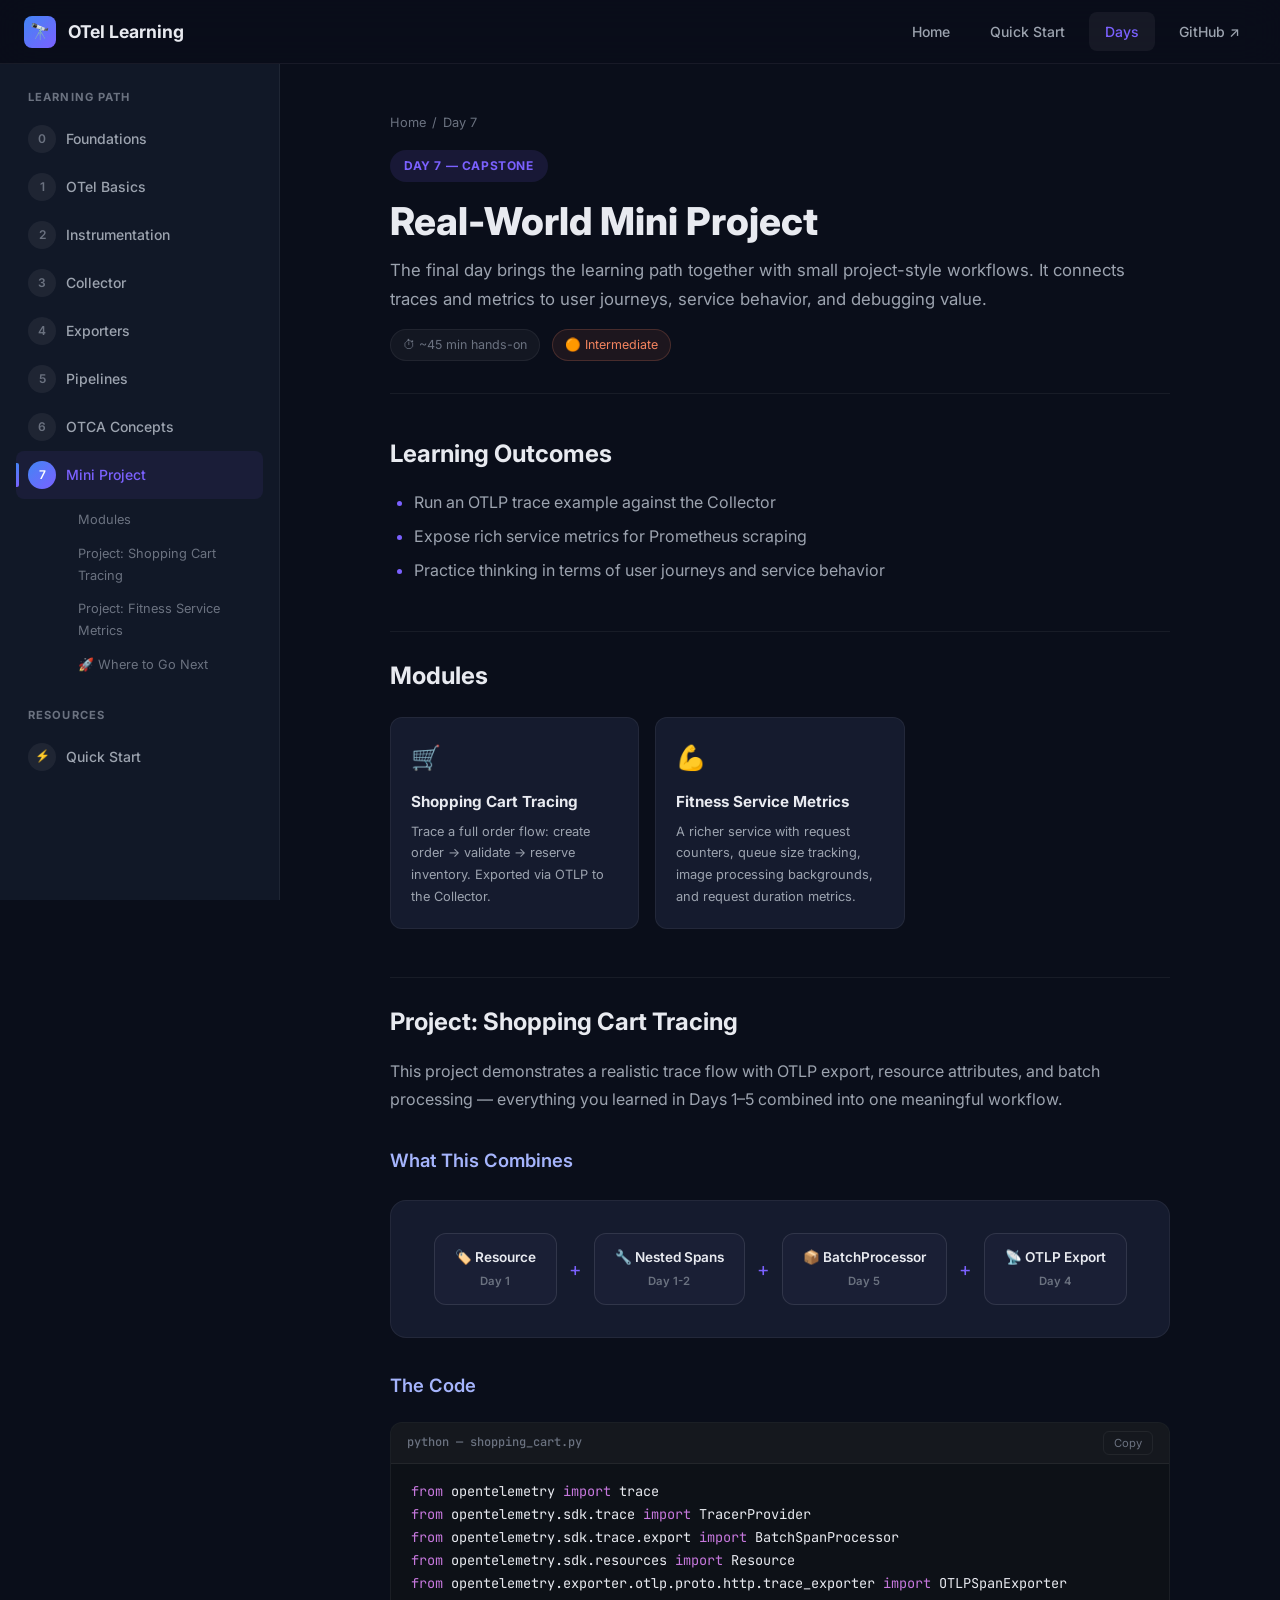
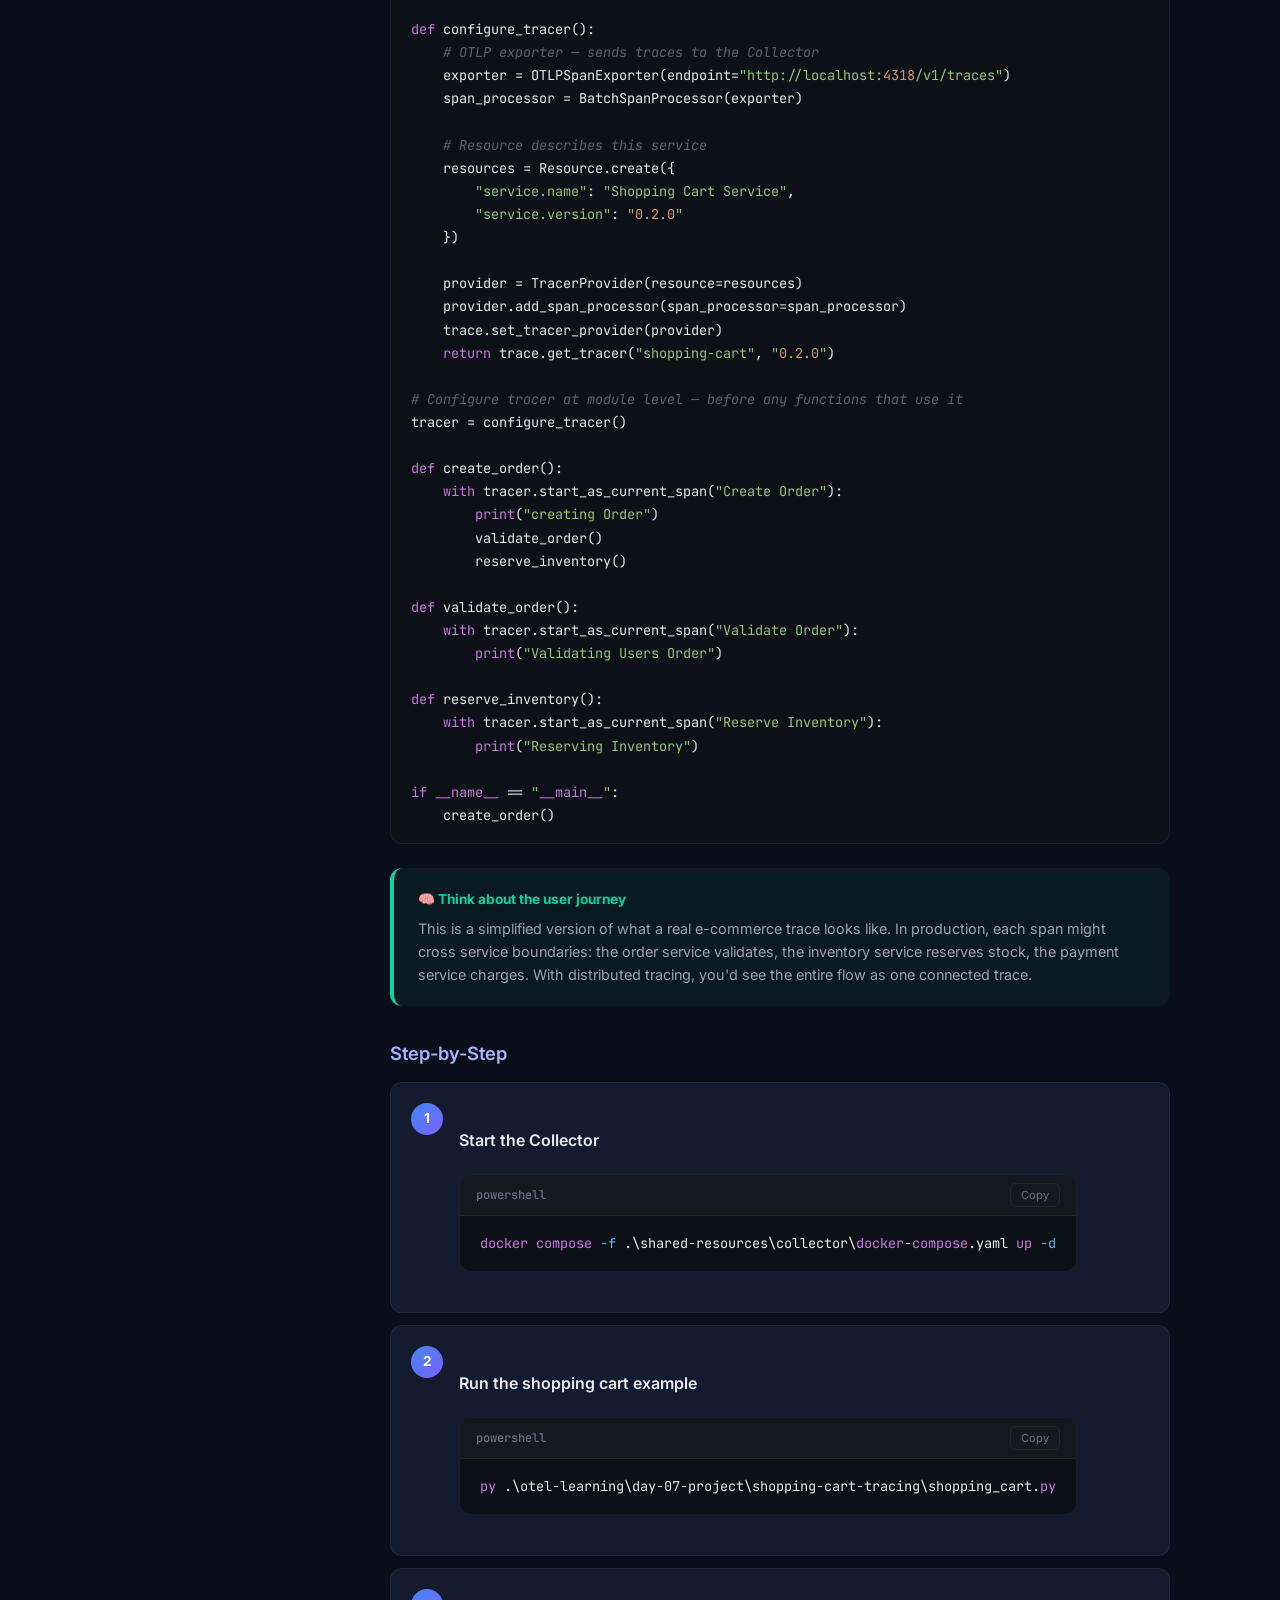
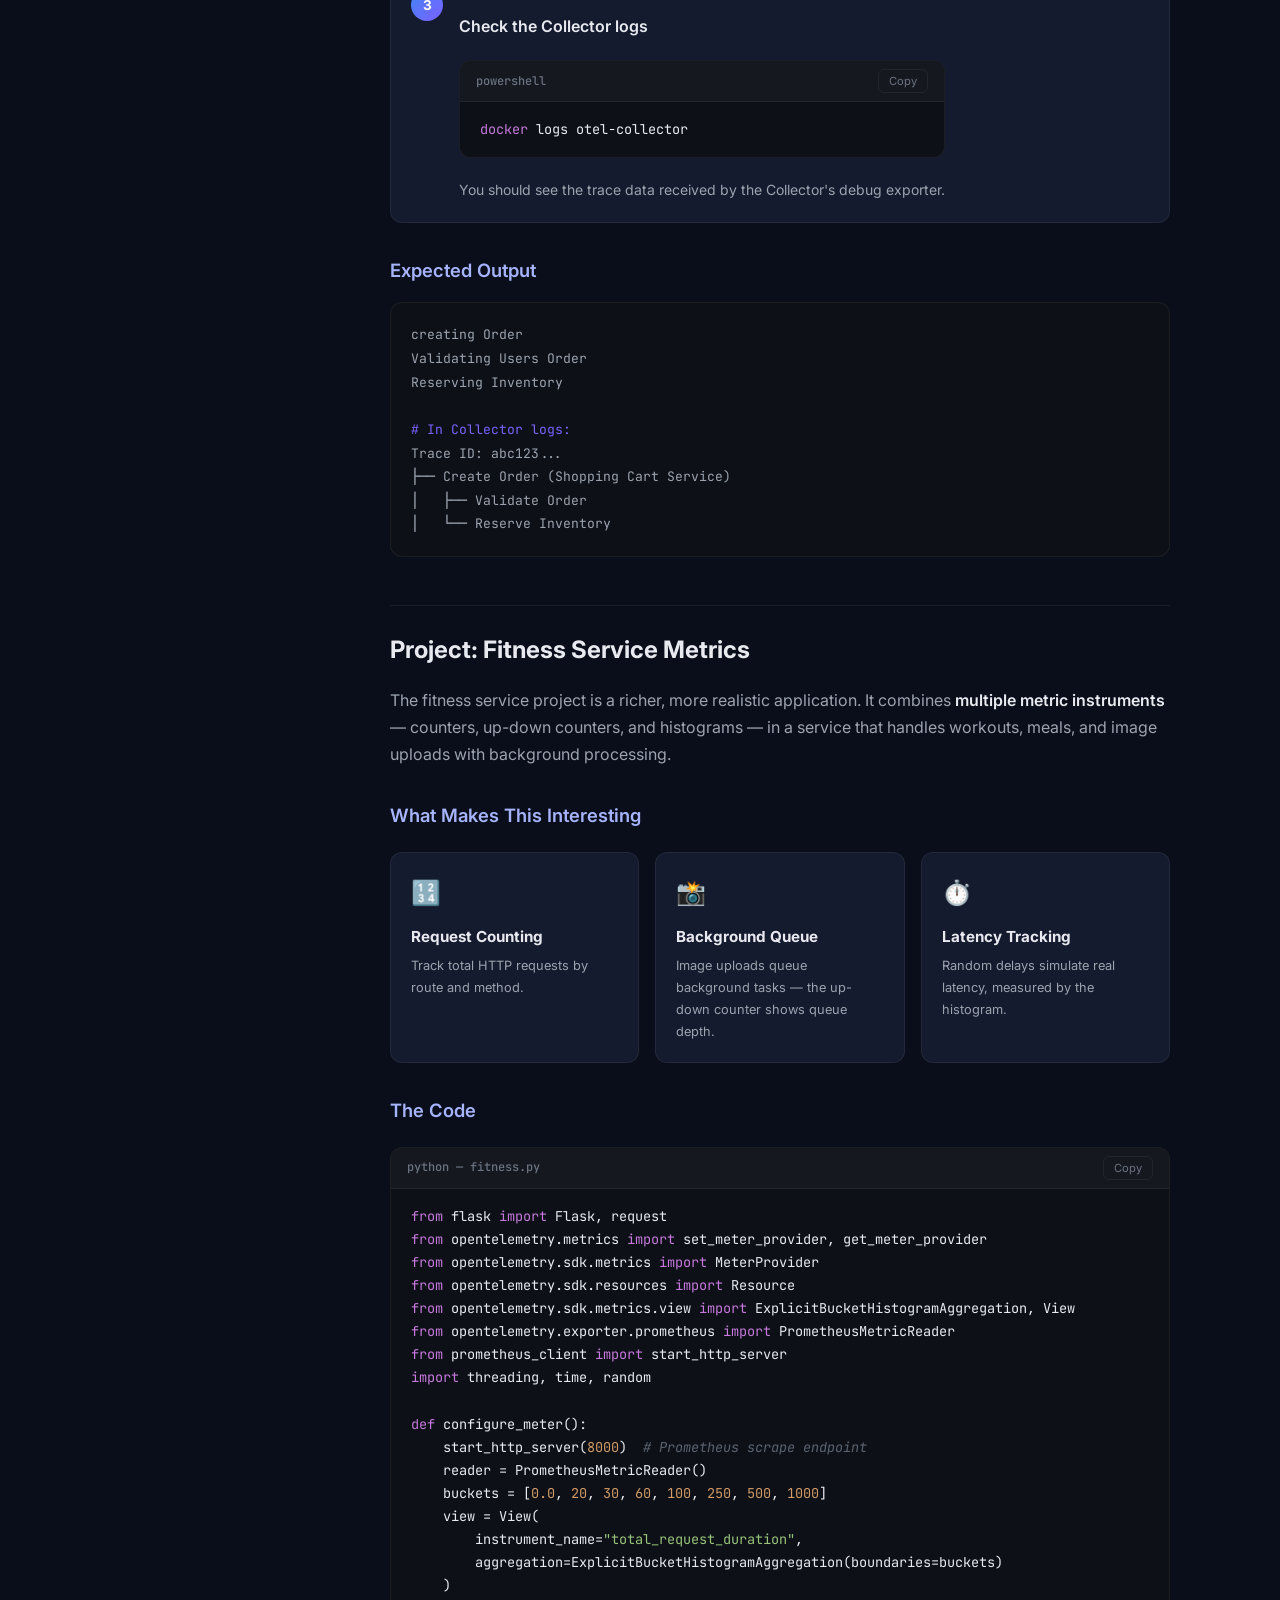
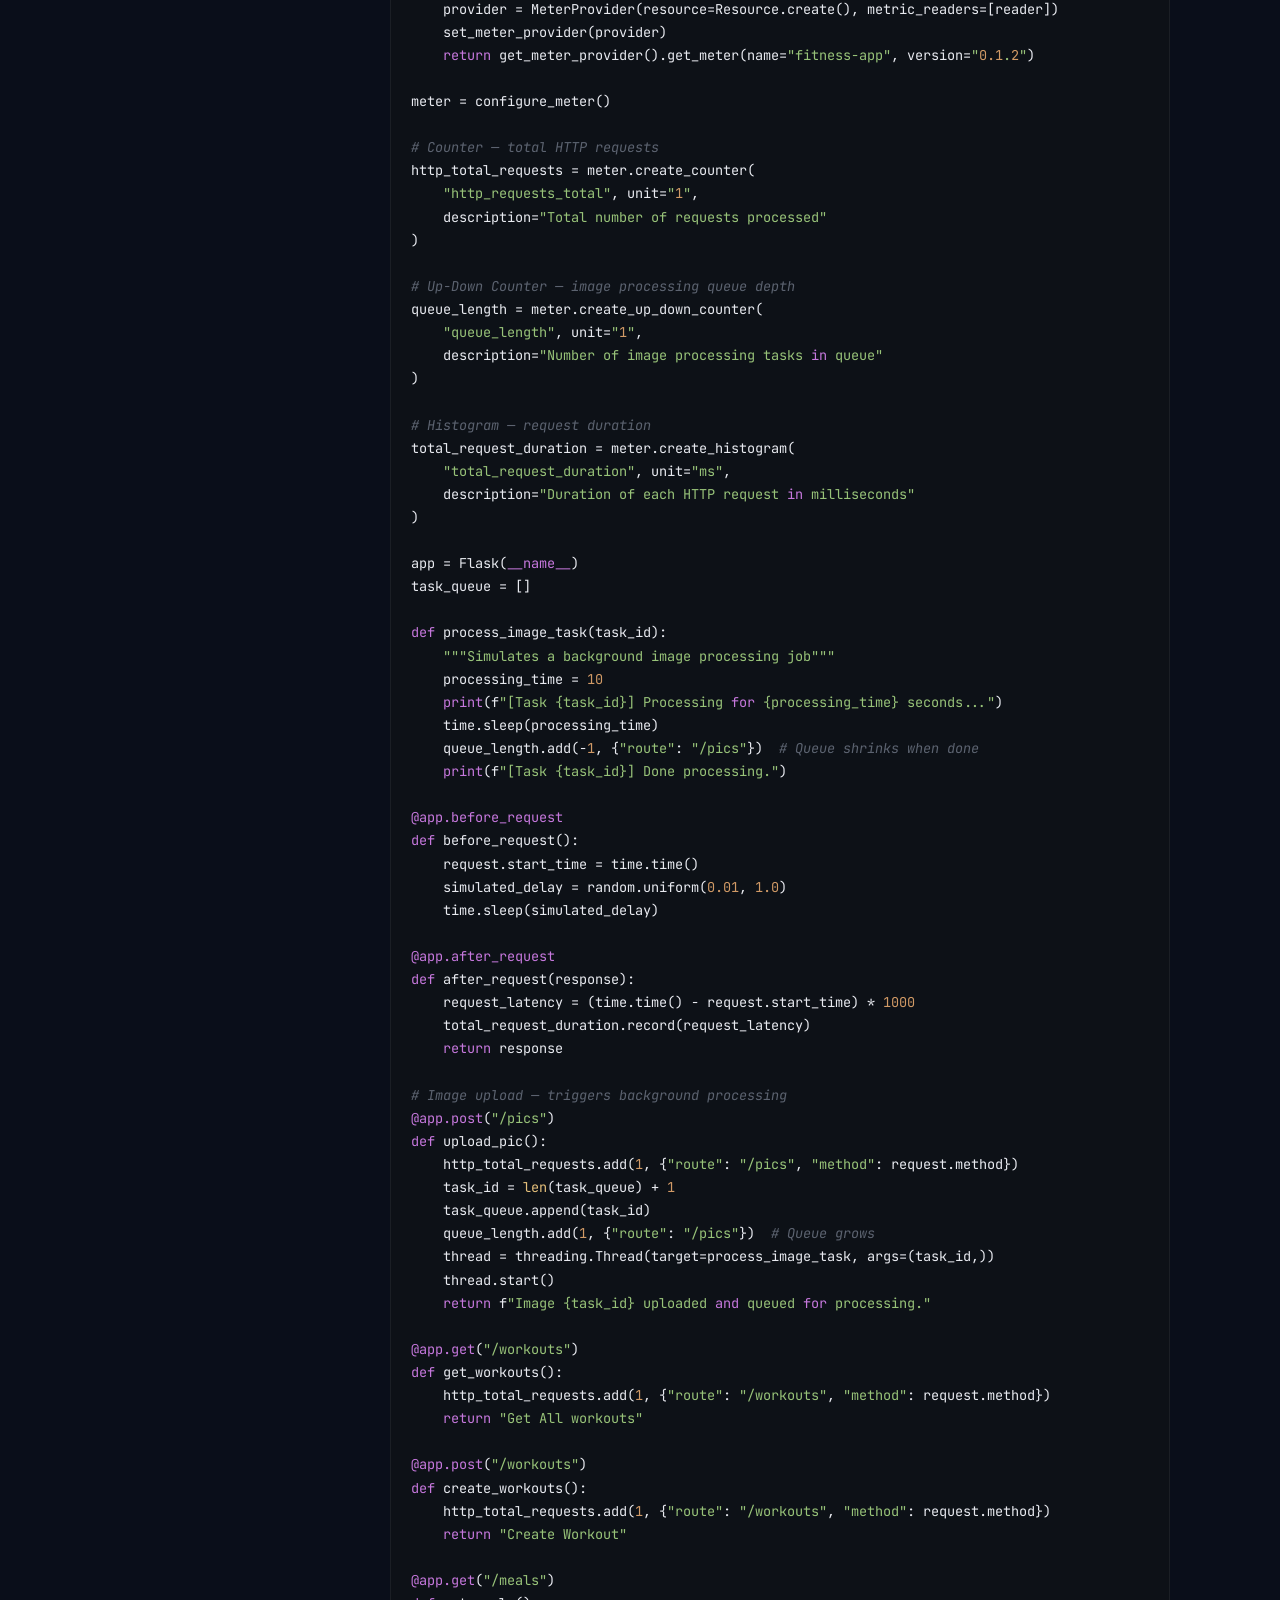
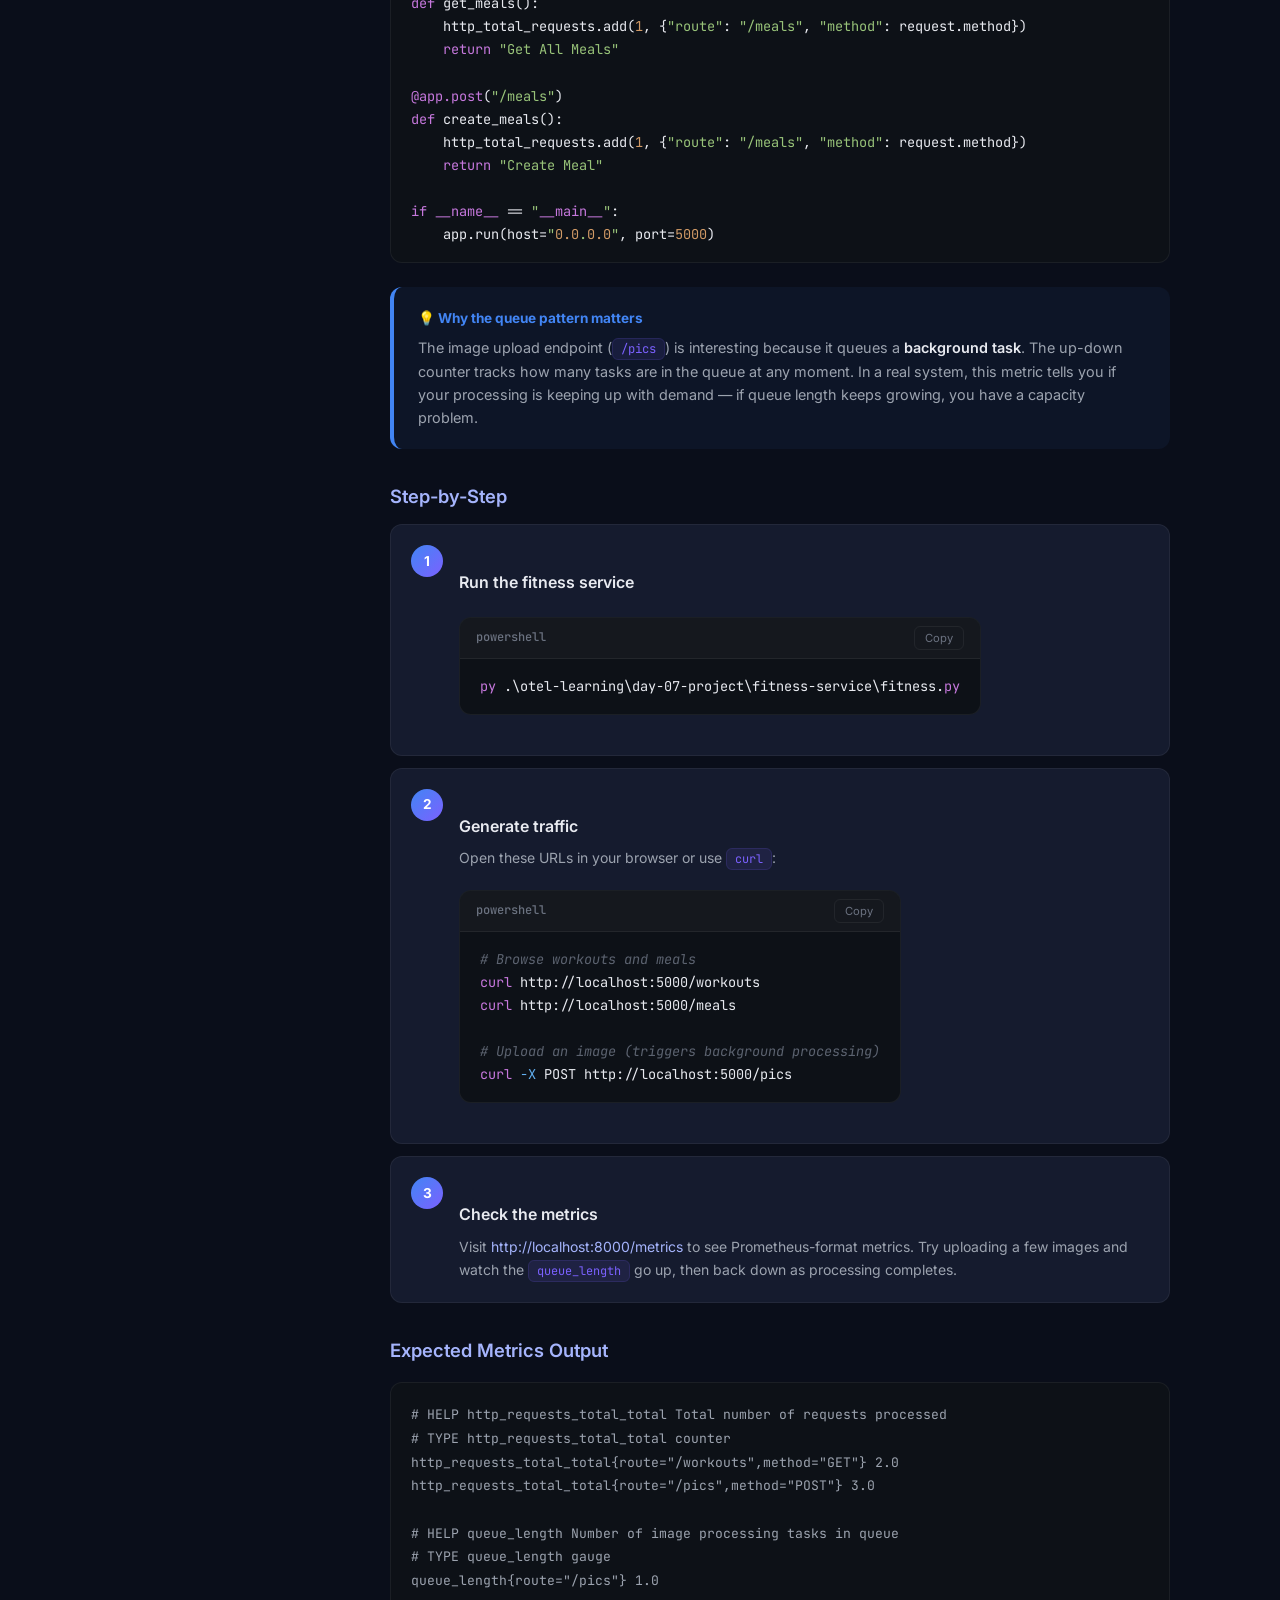
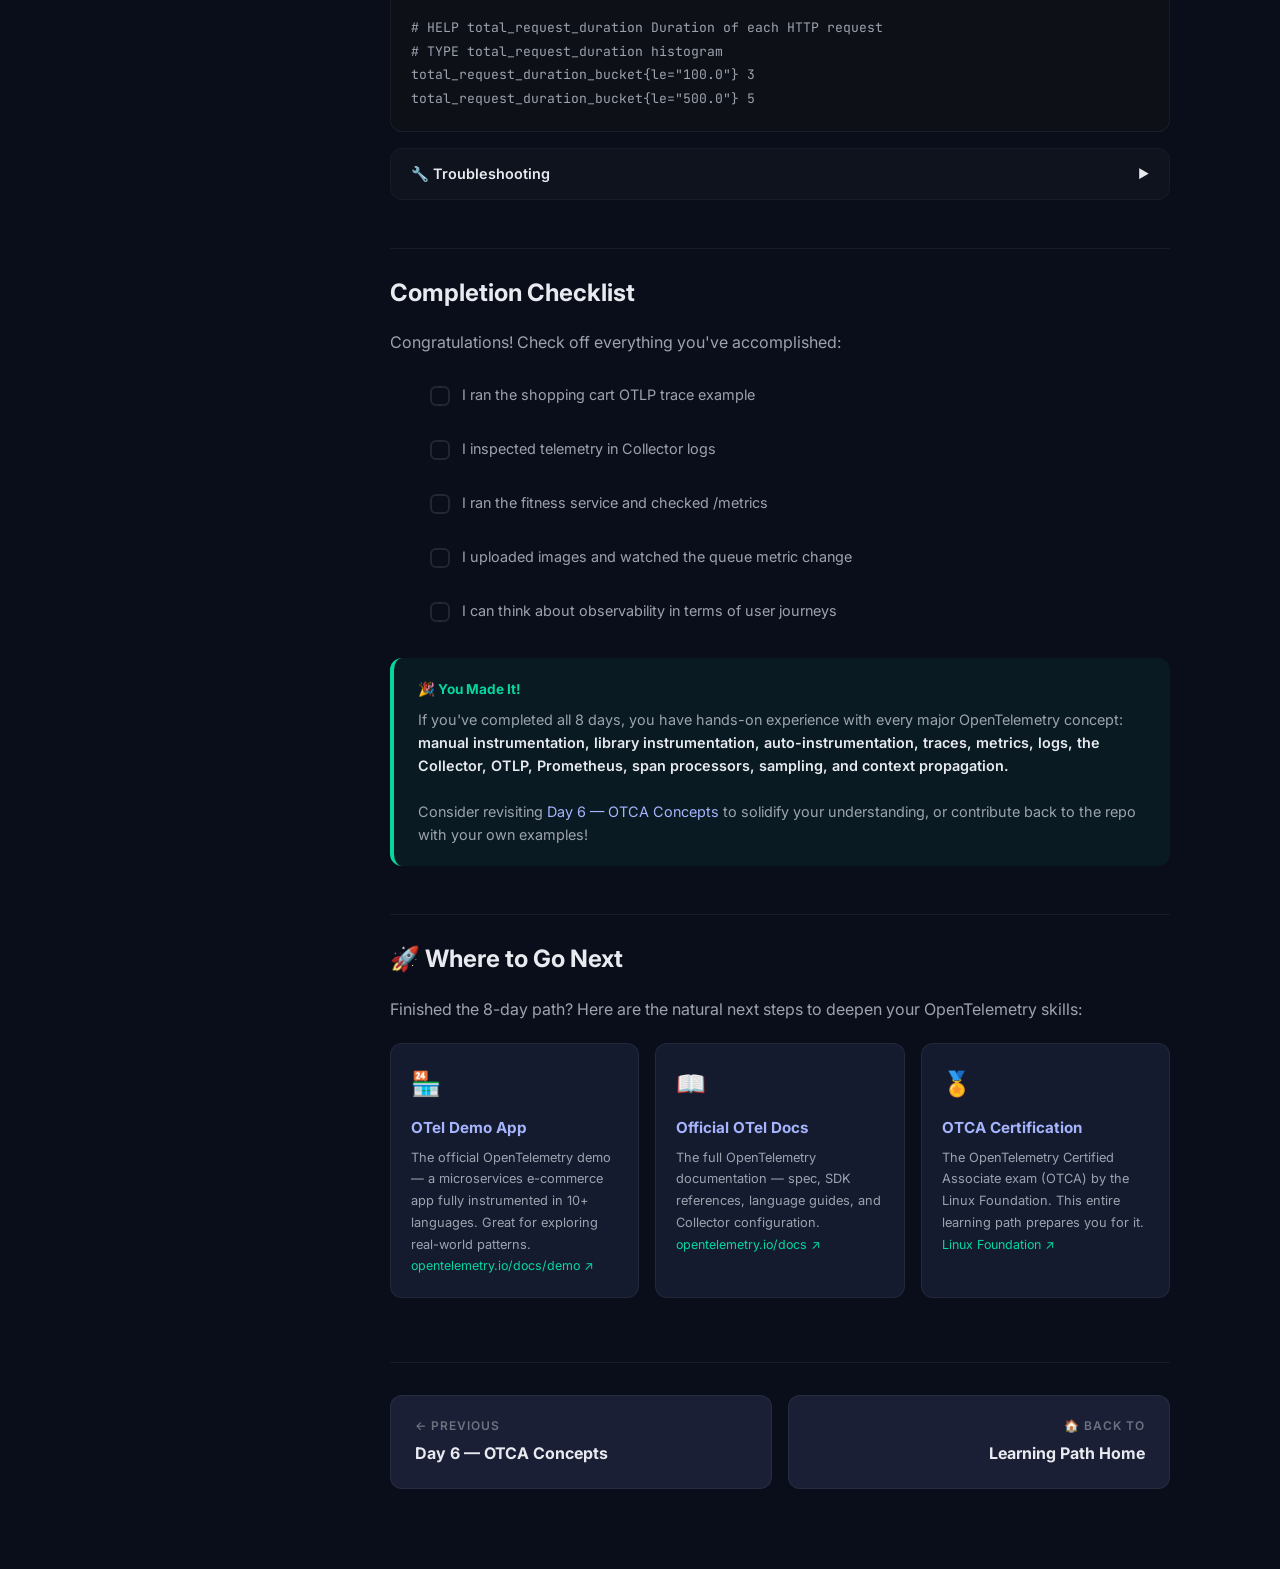
<file: site/day-07.html>
<!DOCTYPE html>
<html lang="en">

<head>
  <meta charset="UTF-8">
  <meta name="viewport" content="width=device-width, initial-scale=1.0">
  <title>Day 7 — Mini Project | OTel Learning</title>
  <meta name="description"
    content="Bring it all together with real-world mini projects. Trace a shopping cart flow, expose fitness service metrics, and practice thinking in user journeys.">
  <link rel="stylesheet" href="css/style.css">
  <link rel="icon"
    href="data:image/svg+xml,<svg xmlns='http://www.w3.org/2000/svg' viewBox='0 0 100 100'><text y='.9em' font-size='90'>🔭</text></svg>">
</head>

<body>

  <header class="site-header">
    <a href="../index.html" class="header-logo"><span class="logo-icon">🔭</span><span>OTel Learning</span></a>
    <nav class="header-nav">
      <a href="../index.html">Home</a><a href="quick-start.html">Quick Start</a>
      <a href="day-00.html" class="active">Days</a><a href="https://github.com/ThejaReddy1/learn-otel" target="_blank">GitHub ↗</a>
    </nav>
    <button class="menu-toggle" aria-label="Toggle menu">☰</button>
  </header>

  <aside class="sidebar">
    <div class="sidebar-section">
      <div class="sidebar-section-title">Learning Path</div>
      <a href="day-00.html" class="sidebar-link" data-day="0"><span
          class="day-badge">0</span><span>Foundations</span><span class="check-icon">✓</span></a>
      <a href="day-01.html" class="sidebar-link" data-day="1"><span class="day-badge">1</span><span>OTel
          Basics</span><span class="check-icon">✓</span></a>
      <a href="day-02.html" class="sidebar-link" data-day="2"><span
          class="day-badge">2</span><span>Instrumentation</span><span class="check-icon">✓</span></a>
      <a href="day-03.html" class="sidebar-link" data-day="3"><span
          class="day-badge">3</span><span>Collector</span><span class="check-icon">✓</span></a>
      <a href="day-04.html" class="sidebar-link" data-day="4"><span
          class="day-badge">4</span><span>Exporters</span><span class="check-icon">✓</span></a>
      <a href="day-05.html" class="sidebar-link" data-day="5"><span
          class="day-badge">5</span><span>Pipelines</span><span class="check-icon">✓</span></a>
      <a href="day-06.html" class="sidebar-link" data-day="6"><span class="day-badge">6</span><span>OTCA
          Concepts</span><span class="check-icon">✓</span></a>
      <a href="day-07.html" class="sidebar-link active" data-day="7"><span class="day-badge">7</span><span>Mini
          Project</span><span class="check-icon">✓</span></a>
    </div>
    <div class="sidebar-section">
      <div class="sidebar-section-title">Resources</div>
      <a href="quick-start.html" class="sidebar-link"><span class="day-badge">⚡</span><span>Quick Start</span></a>
    </div>
  </aside>
  <div class="sidebar-overlay"></div>

  <main class="main-content">
    <div class="content-wrapper">

      <div class="page-header">
        <div class="page-breadcrumb">
          <a href="../index.html">Home</a> <span>/</span> <span>Day 7</span>
        </div>
        <div class="page-day-label day-7">Day 7 — Capstone</div>
        <h1 class="page-title">Real-World Mini Project</h1>
        <p class="page-description">
          The final day brings the learning path together with small project-style workflows.
          It connects traces and metrics to user journeys, service behavior, and debugging value.
        </p>
        <div style="display:flex;gap:12px;margin-top:16px;flex-wrap:wrap;">
          <span
            style="font-size:0.78rem;color:var(--text-muted);background:rgba(255,255,255,0.04);border:1px solid var(--border-subtle);padding:4px 12px;border-radius:100px;">⏱
            ~45 min hands-on</span>
          <span
            style="font-size:0.78rem;color:var(--accent-orange);background:rgba(244,132,95,0.08);border:1px solid rgba(244,132,95,0.2);padding:4px 12px;border-radius:100px;">🟠
            Intermediate</span>
        </div>
      </div>

      <div class="content">

        <h2 id="learning-outcomes">Learning Outcomes</h2>
        <ul>
          <li>Run an OTLP trace example against the Collector</li>
          <li>Expose rich service metrics for Prometheus scraping</li>
          <li>Practice thinking in terms of user journeys and service behavior</li>
        </ul>

        <h2 id="modules">Modules</h2>
        <div class="modules-grid">
          <div class="module-card">
            <div class="module-card-icon">🛒</div>
            <div class="module-card-title">Shopping Cart Tracing</div>
            <div class="module-card-desc">Trace a full order flow: create order → validate → reserve inventory. Exported
              via OTLP to the Collector.</div>
          </div>
          <div class="module-card">
            <div class="module-card-icon">💪</div>
            <div class="module-card-title">Fitness Service Metrics</div>
            <div class="module-card-desc">A richer service with request counters, queue size tracking, image processing
              backgrounds, and request duration metrics.</div>
          </div>
        </div>

        <!-- ============================================ -->
        <!-- SHOPPING CART PROJECT -->
        <!-- ============================================ -->

        <h2 id="shopping-cart">Project: Shopping Cart Tracing</h2>
        <p>This project demonstrates a realistic trace flow with OTLP export, resource attributes, and batch processing
          — everything you learned in Days 1–5 combined into one meaningful workflow.</p>

        <h3>What This Combines</h3>
        <div class="diagram-box">
          <div class="diagram-flow">
            <div class="diagram-node">🏷️ Resource<br><small style="color:var(--text-muted)">Day 1</small></div>
            <div class="diagram-arrow">+</div>
            <div class="diagram-node">🔧 Nested Spans<br><small style="color:var(--text-muted)">Day 1-2</small></div>
            <div class="diagram-arrow">+</div>
            <div class="diagram-node">📦 BatchProcessor<br><small style="color:var(--text-muted)">Day 5</small></div>
            <div class="diagram-arrow">+</div>
            <div class="diagram-node">📡 OTLP Export<br><small style="color:var(--text-muted)">Day 4</small></div>
          </div>
        </div>

        <h3>The Code</h3>
        <div class="code-block" data-lang="python">
          <div class="code-header"><span class="code-lang">python — shopping_cart.py</span><button
              class="code-copy-btn">Copy</button></div>
          <pre><code>from opentelemetry import trace
from opentelemetry.sdk.trace import TracerProvider
from opentelemetry.sdk.trace.export import BatchSpanProcessor
from opentelemetry.sdk.resources import Resource
from opentelemetry.exporter.otlp.proto.http.trace_exporter import OTLPSpanExporter

def configure_tracer():
    # OTLP exporter — sends traces to the Collector
    exporter = OTLPSpanExporter(endpoint="http://localhost:4318/v1/traces")
    span_processor = BatchSpanProcessor(exporter)

    # Resource describes this service
    resources = Resource.create({
        "service.name": "Shopping Cart Service",
        "service.version": "0.2.0"
    })

    provider = TracerProvider(resource=resources)
    provider.add_span_processor(span_processor=span_processor)
    trace.set_tracer_provider(provider)
    return trace.get_tracer("shopping-cart", "0.2.0")

# Configure tracer at module level — before any functions that use it
tracer = configure_tracer()

def create_order():
    with tracer.start_as_current_span("Create Order"):
        print("creating Order")
        validate_order()
        reserve_inventory()

def validate_order():
    with tracer.start_as_current_span("Validate Order"):
        print("Validating Users Order")

def reserve_inventory():
    with tracer.start_as_current_span("Reserve Inventory"):
        print("Reserving Inventory")

if __name__ == "__main__":
    create_order()</code></pre>
        </div>

        <div class="callout callout-tip">
          <div class="callout-title">🧠 Think about the user journey</div>
          <div class="callout-body">
            This is a simplified version of what a real e-commerce trace looks like. In production, each span might
            cross service boundaries: the order service validates, the inventory service reserves stock, the payment
            service charges. With distributed tracing, you'd see the entire flow as one connected trace.
          </div>
        </div>

        <h3>Step-by-Step</h3>
        <div class="step-card">
          <div class="step-number">1</div>
          <div class="step-body">
            <h4>Start the Collector</h4>
            <div class="code-block" data-lang="powershell">
              <div class="code-header"><span class="code-lang">powershell</span><button
                  class="code-copy-btn">Copy</button></div>
              <pre><code>docker compose -f .\shared-resources\collector\docker-compose.yaml up -d</code></pre>
            </div>
          </div>
        </div>
        <div class="step-card">
          <div class="step-number">2</div>
          <div class="step-body">
            <h4>Run the shopping cart example</h4>
            <div class="code-block" data-lang="powershell">
              <div class="code-header"><span class="code-lang">powershell</span><button
                  class="code-copy-btn">Copy</button></div>
              <pre><code>py .\otel-learning\day-07-project\shopping-cart-tracing\shopping_cart.py</code></pre>
            </div>
          </div>
        </div>
        <div class="step-card">
          <div class="step-number">3</div>
          <div class="step-body">
            <h4>Check the Collector logs</h4>
            <div class="code-block" data-lang="powershell">
              <div class="code-header"><span class="code-lang">powershell</span><button
                  class="code-copy-btn">Copy</button></div>
              <pre><code>docker logs otel-collector</code></pre>
            </div>
            <p>You should see the trace data received by the Collector's debug exporter.</p>
          </div>
        </div>

        <h3>Expected Output</h3>
        <div class="terminal-block">
          <span class="output">creating Order<br>
            Validating Users Order<br>
            Reserving Inventory</span><br><br>
          <span class="prompt"># In Collector logs:</span><br>
          <span class="output">Trace ID: abc123...<br>
            ├── Create Order (Shopping Cart Service)<br>
            │&nbsp;&nbsp; ├── Validate Order<br>
            │&nbsp;&nbsp; └── Reserve Inventory</span>
        </div>

        <!-- ============================================ -->
        <!-- FITNESS SERVICE PROJECT -->
        <!-- ============================================ -->

        <h2 id="fitness-service">Project: Fitness Service Metrics</h2>
        <p>The fitness service project is a richer, more realistic application. It combines <strong>multiple metric
            instruments</strong> — counters, up-down counters, and histograms — in a service that handles workouts,
          meals, and image uploads with background processing.</p>

        <h3>What Makes This Interesting</h3>
        <div class="modules-grid">
          <div class="module-card">
            <div class="module-card-icon">🔢</div>
            <div class="module-card-title">Request Counting</div>
            <div class="module-card-desc">Track total HTTP requests by route and method.</div>
          </div>
          <div class="module-card">
            <div class="module-card-icon">📸</div>
            <div class="module-card-title">Background Queue</div>
            <div class="module-card-desc">Image uploads queue background tasks — the up-down counter shows queue depth.
            </div>
          </div>
          <div class="module-card">
            <div class="module-card-icon">⏱️</div>
            <div class="module-card-title">Latency Tracking</div>
            <div class="module-card-desc">Random delays simulate real latency, measured by the histogram.</div>
          </div>
        </div>

        <h3>The Code</h3>
        <div class="code-block" data-lang="python">
          <div class="code-header"><span class="code-lang">python — fitness.py</span><button
              class="code-copy-btn">Copy</button></div>
          <pre><code>from flask import Flask, request
from opentelemetry.metrics import set_meter_provider, get_meter_provider
from opentelemetry.sdk.metrics import MeterProvider
from opentelemetry.sdk.resources import Resource
from opentelemetry.sdk.metrics.view import ExplicitBucketHistogramAggregation, View
from opentelemetry.exporter.prometheus import PrometheusMetricReader
from prometheus_client import start_http_server
import threading, time, random

def configure_meter():
    start_http_server(8000)  # Prometheus scrape endpoint
    reader = PrometheusMetricReader()
    buckets = [0.0, 20, 30, 60, 100, 250, 500, 1000]
    view = View(
        instrument_name="total_request_duration",
        aggregation=ExplicitBucketHistogramAggregation(boundaries=buckets)
    )
    provider = MeterProvider(resource=Resource.create(), metric_readers=[reader])
    set_meter_provider(provider)
    return get_meter_provider().get_meter(name="fitness-app", version="0.1.2")

meter = configure_meter()

# Counter — total HTTP requests
http_total_requests = meter.create_counter(
    "http_requests_total", unit="1",
    description="Total number of requests processed"
)

# Up-Down Counter — image processing queue depth
queue_length = meter.create_up_down_counter(
    "queue_length", unit="1",
    description="Number of image processing tasks in queue"
)

# Histogram — request duration
total_request_duration = meter.create_histogram(
    "total_request_duration", unit="ms",
    description="Duration of each HTTP request in milliseconds"
)

app = Flask(__name__)
task_queue = []

def process_image_task(task_id):
    """Simulates a background image processing job"""
    processing_time = 10
    print(f"[Task {task_id}] Processing for {processing_time} seconds...")
    time.sleep(processing_time)
    queue_length.add(-1, {"route": "/pics"})  # Queue shrinks when done
    print(f"[Task {task_id}] Done processing.")

@app.before_request
def before_request():
    request.start_time = time.time()
    simulated_delay = random.uniform(0.01, 1.0)
    time.sleep(simulated_delay)

@app.after_request
def after_request(response):
    request_latency = (time.time() - request.start_time) * 1000
    total_request_duration.record(request_latency)
    return response

# Image upload — triggers background processing
@app.post("/pics")
def upload_pic():
    http_total_requests.add(1, {"route": "/pics", "method": request.method})
    task_id = len(task_queue) + 1
    task_queue.append(task_id)
    queue_length.add(1, {"route": "/pics"})  # Queue grows
    thread = threading.Thread(target=process_image_task, args=(task_id,))
    thread.start()
    return f"Image {task_id} uploaded and queued for processing."

@app.get("/workouts")
def get_workouts():
    http_total_requests.add(1, {"route": "/workouts", "method": request.method})
    return "Get All workouts"

@app.post("/workouts")
def create_workouts():
    http_total_requests.add(1, {"route": "/workouts", "method": request.method})
    return "Create Workout"

@app.get("/meals")
def get_meals():
    http_total_requests.add(1, {"route": "/meals", "method": request.method})
    return "Get All Meals"

@app.post("/meals")
def create_meals():
    http_total_requests.add(1, {"route": "/meals", "method": request.method})
    return "Create Meal"

if __name__ == "__main__":
    app.run(host="0.0.0.0", port=5000)</code></pre>
        </div>

        <div class="callout callout-info">
          <div class="callout-title">💡 Why the queue pattern matters</div>
          <div class="callout-body">
            The image upload endpoint (<code>/pics</code>) is interesting because it queues a <strong>background
              task</strong>. The up-down counter tracks how many tasks are in the queue at any moment. In a real system,
            this metric tells you if your processing is keeping up with demand — if queue length keeps growing, you have
            a capacity problem.
          </div>
        </div>

        <h3>Step-by-Step</h3>
        <div class="step-card">
          <div class="step-number">1</div>
          <div class="step-body">
            <h4>Run the fitness service</h4>
            <div class="code-block" data-lang="powershell">
              <div class="code-header"><span class="code-lang">powershell</span><button
                  class="code-copy-btn">Copy</button></div>
              <pre><code>py .\otel-learning\day-07-project\fitness-service\fitness.py</code></pre>
            </div>
          </div>
        </div>
        <div class="step-card">
          <div class="step-number">2</div>
          <div class="step-body">
            <h4>Generate traffic</h4>
            <p>Open these URLs in your browser or use <code>curl</code>:</p>
            <div class="code-block" data-lang="powershell">
              <div class="code-header"><span class="code-lang">powershell</span><button
                  class="code-copy-btn">Copy</button></div>
              <pre><code># Browse workouts and meals
curl http://localhost:5000/workouts
curl http://localhost:5000/meals

# Upload an image (triggers background processing)
curl -X POST http://localhost:5000/pics</code></pre>
            </div>
          </div>
        </div>
        <div class="step-card">
          <div class="step-number">3</div>
          <div class="step-body">
            <h4>Check the metrics</h4>
            <p>Visit <a href="http://localhost:8000/metrics" target="_blank">http://localhost:8000/metrics</a> to see
              Prometheus-format metrics. Try uploading a few images and watch the <code>queue_length</code> go up, then
              back down as processing completes.</p>
          </div>
        </div>

        <h3>Expected Metrics Output</h3>
        <div class="terminal-block">
          <span class="output"># HELP http_requests_total_total Total number of requests processed<br>
            # TYPE http_requests_total_total counter<br>
            http_requests_total_total{route="/workouts",method="GET"} 2.0<br>
            http_requests_total_total{route="/pics",method="POST"} 3.0<br><br>
            # HELP queue_length Number of image processing tasks in queue<br>
            # TYPE queue_length gauge<br>
            queue_length{route="/pics"} 1.0<br><br>
            # HELP total_request_duration Duration of each HTTP request<br>
            # TYPE total_request_duration histogram<br>
            total_request_duration_bucket{le="100.0"} 3<br>
            total_request_duration_bucket{le="500.0"} 5</span>
        </div>

        <div class="collapsible">
          <button class="collapsible-trigger">
            🔧 Troubleshooting
            <span class="arrow">▶</span>
          </button>
          <div class="collapsible-content">
            <ul>
              <li>Start the Collector before running the shopping cart sample.</li>
              <li>If you reuse ports from earlier days, stop the previous app first.</li>
              <li>If <code>/metrics</code> is unavailable on port 8000, make sure the fitness service is still running.
              </li>
              <li>If export fails for the shopping cart, confirm the endpoint is
                <code>http://localhost:4318/v1/traces</code>.
              </li>
            </ul>
          </div>
        </div>

        <h2 id="checklist">Completion Checklist</h2>
        <p>Congratulations! Check off everything you've accomplished:</p>
        <ul class="checklist">
          <li class="checklist-item">
            <input type="checkbox" id="day7-shopping-cart">
            <label for="day7-shopping-cart">I ran the shopping cart OTLP trace example</label>
          </li>
          <li class="checklist-item">
            <input type="checkbox" id="day7-collector-logs">
            <label for="day7-collector-logs">I inspected telemetry in Collector logs</label>
          </li>
          <li class="checklist-item">
            <input type="checkbox" id="day7-fitness">
            <label for="day7-fitness">I ran the fitness service and checked /metrics</label>
          </li>
          <li class="checklist-item">
            <input type="checkbox" id="day7-queue">
            <label for="day7-queue">I uploaded images and watched the queue metric change</label>
          </li>
          <li class="checklist-item">
            <input type="checkbox" id="day7-user-journeys">
            <label for="day7-user-journeys">I can think about observability in terms of user journeys</label>
          </li>
        </ul>

        <div class="callout callout-tip">
          <div class="callout-title">🎉 You Made It!</div>
          <div class="callout-body">
            If you've completed all 8 days, you have hands-on experience with every major OpenTelemetry concept:
            <strong>manual instrumentation, library instrumentation, auto-instrumentation, traces, metrics, logs,
              the Collector, OTLP, Prometheus, span processors, sampling, and context propagation.</strong><br><br>
            Consider revisiting <a href="day-06.html">Day 6 — OTCA Concepts</a> to solidify your understanding,
            or contribute back to the repo with your own examples!
          </div>
        </div>

        <h2 id="whats-next">🚀 Where to Go Next</h2>
        <p>Finished the 8-day path? Here are the natural next steps to deepen your OpenTelemetry skills:</p>

        <div class="modules-grid">
          <a href="https://opentelemetry.io/docs/demo/" target="_blank" class="module-card"
            style="text-decoration:none;">
            <div class="module-card-icon">🏪</div>
            <div class="module-card-title">OTel Demo App</div>
            <div class="module-card-desc">The official OpenTelemetry demo — a microservices e-commerce app fully
              instrumented in 10+ languages. Great for exploring real-world patterns.<br><span
                style="font-size:0.78rem;color:var(--accent-cyan);">opentelemetry.io/docs/demo ↗</span></div>
          </a>
          <a href="https://opentelemetry.io/docs/" target="_blank" class="module-card" style="text-decoration:none;">
            <div class="module-card-icon">📖</div>
            <div class="module-card-title">Official OTel Docs</div>
            <div class="module-card-desc">The full OpenTelemetry documentation — spec, SDK references, language guides,
              and Collector configuration.<br><span
                style="font-size:0.78rem;color:var(--accent-cyan);">opentelemetry.io/docs ↗</span></div>
          </a>
          <a href="https://training.linuxfoundation.org/certification/opentelemetry-certified-associate-otca/"
            target="_blank" class="module-card" style="text-decoration:none;">
            <div class="module-card-icon">🏅</div>
            <div class="module-card-title">OTCA Certification</div>
            <div class="module-card-desc">The OpenTelemetry Certified Associate exam (OTCA) by the Linux Foundation.
              This entire learning path prepares you for it.<br><span
                style="font-size:0.78rem;color:var(--accent-cyan);">Linux Foundation ↗</span></div>
          </a>
        </div>
      </div>

      <nav class="page-nav">
        <a href="day-06.html" class="page-nav-link prev">
          <span class="page-nav-label">← Previous</span>
          <span class="page-nav-title">Day 6 — OTCA Concepts</span>
        </a>
        <a href="../index.html" class="page-nav-link next">
          <span class="page-nav-label">🏠 Back to</span>
          <span class="page-nav-title">Learning Path Home</span>
        </a>
      </nav>
    </div>
  </main>

  <script src="js/main.js"></script>
  <script src="js/progress.js"></script>
  <script src="js/code-highlight.js"></script>
</body>

</html>
</file>
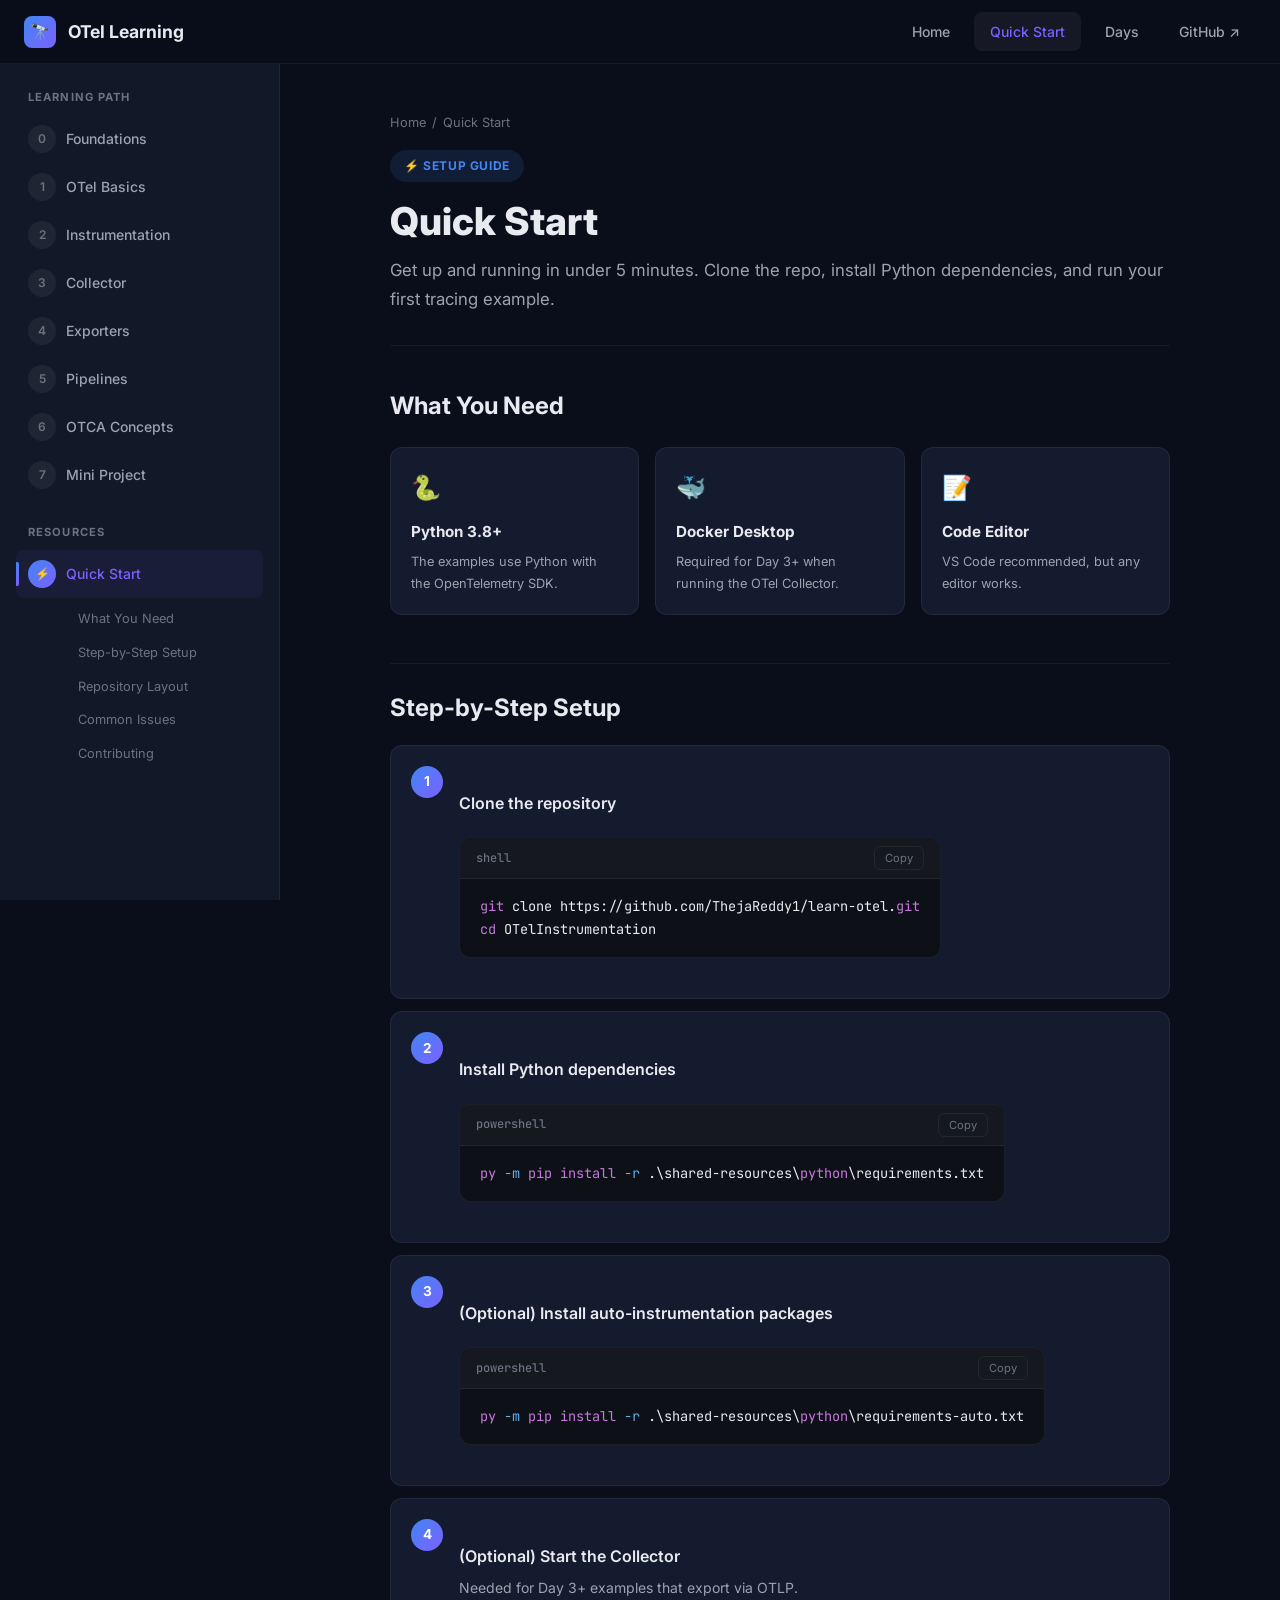
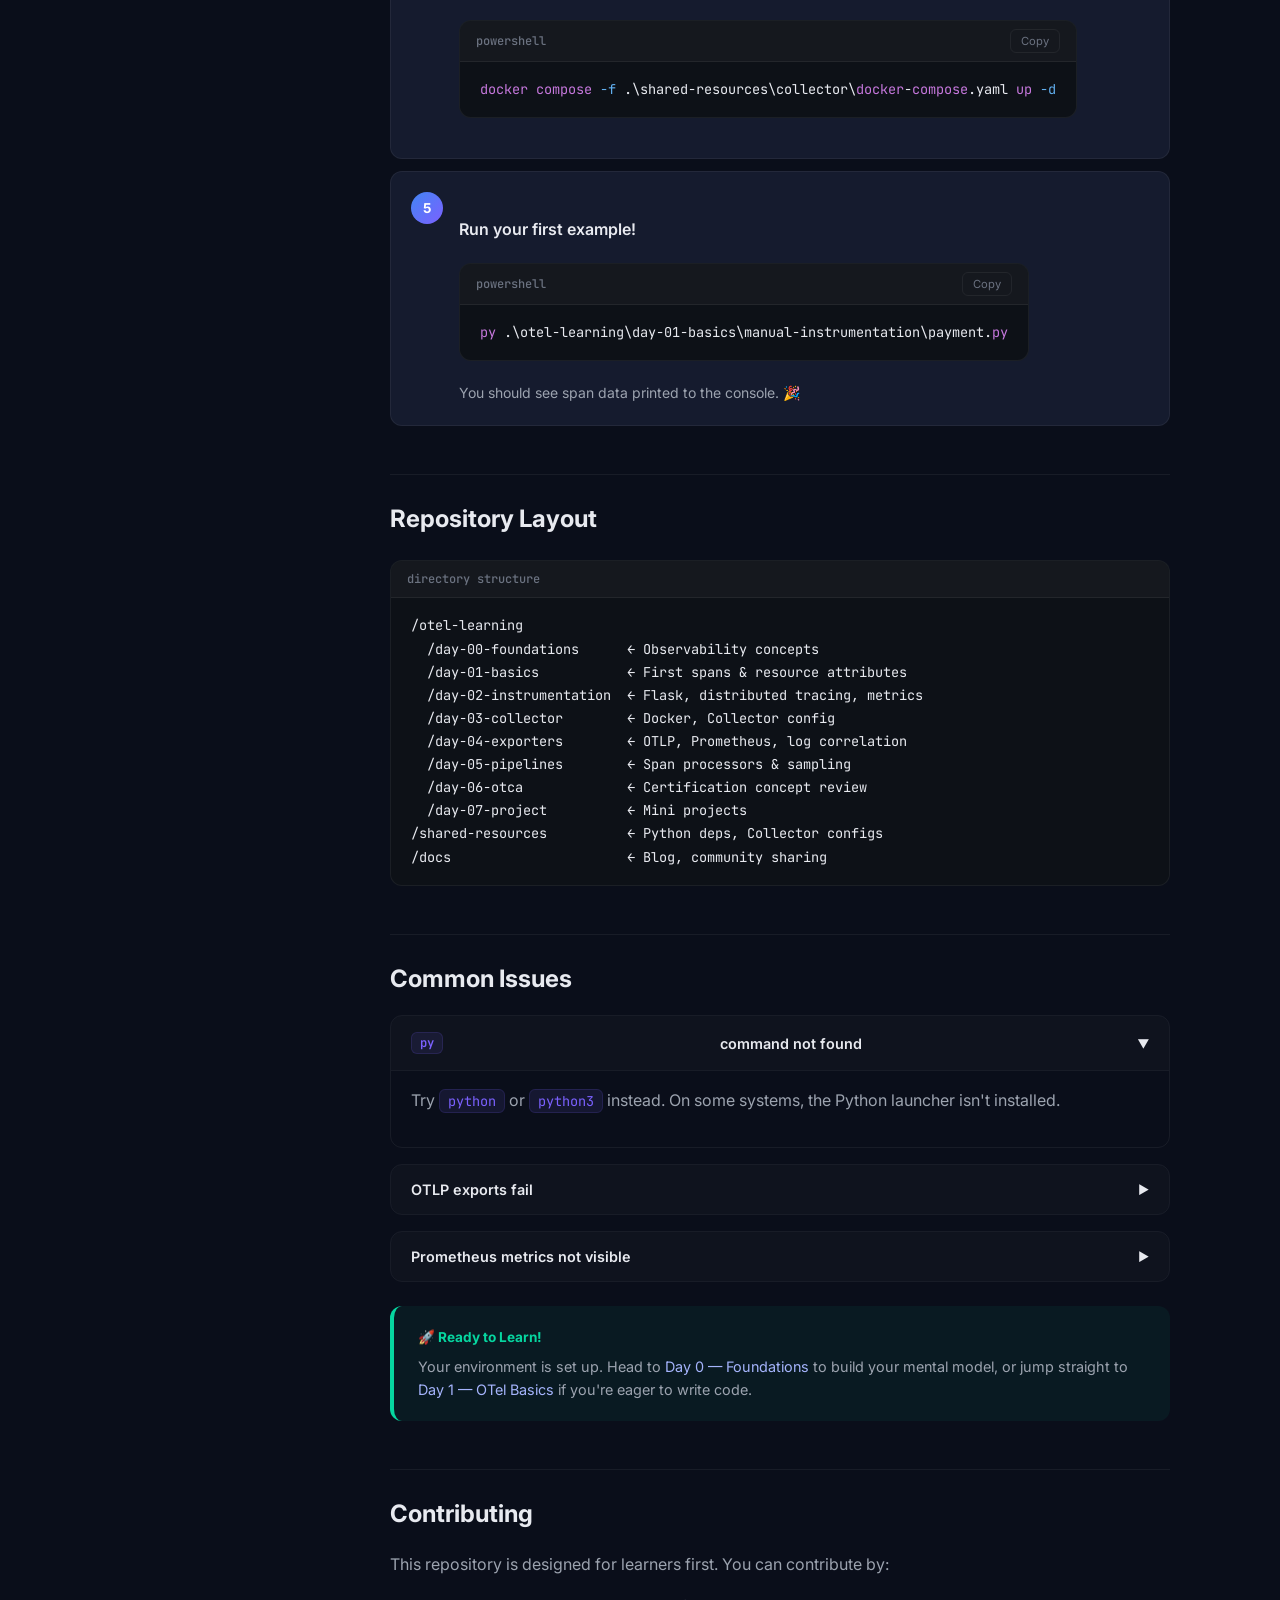
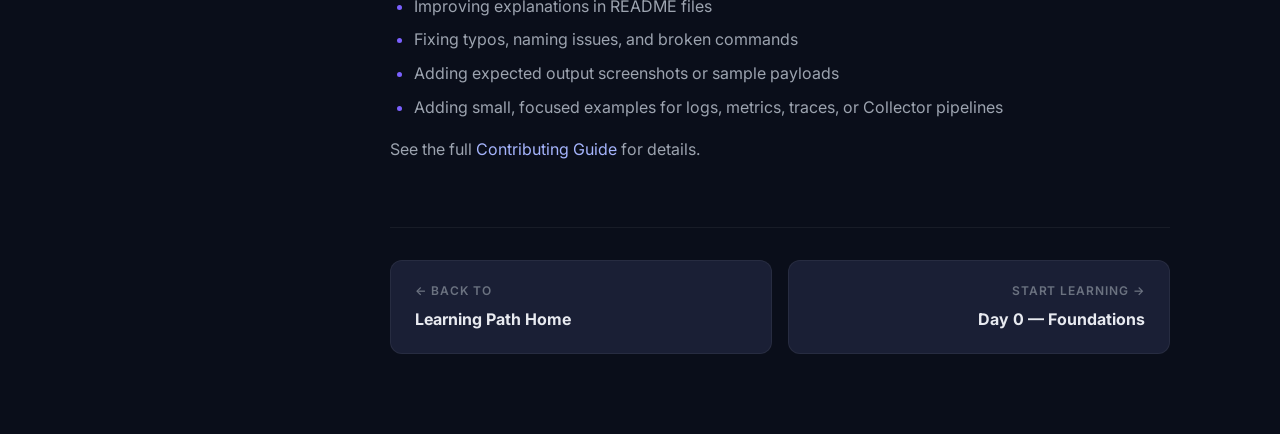
<file: site/quick-start.html>
<!DOCTYPE html>
<html lang="en">
<head>
  <meta charset="UTF-8">
  <meta name="viewport" content="width=device-width, initial-scale=1.0">
  <title>Quick Start | OTel Learning</title>
  <meta name="description" content="Get up and running with the OpenTelemetry Learning Path in minutes. Install dependencies, start the Collector, and run your first example.">
  <link rel="stylesheet" href="css/style.css">
  <link rel="icon" href="data:image/svg+xml,<svg xmlns='http://www.w3.org/2000/svg' viewBox='0 0 100 100'><text y='.9em' font-size='90'>🔭</text></svg>">
</head>
<body>

  <header class="site-header">
    <a href="../index.html" class="header-logo"><span class="logo-icon">🔭</span><span>OTel Learning</span></a>
    <nav class="header-nav">
      <a href="../index.html">Home</a>
      <a href="quick-start.html" class="active">Quick Start</a>
      <a href="day-00.html">Days</a>
      <a href="https://github.com/ThejaReddy1/learn-otel" target="_blank">GitHub ↗</a>
    </nav>
    <button class="menu-toggle" aria-label="Toggle menu">☰</button>
  </header>

  <aside class="sidebar">
    <div class="sidebar-section">
      <div class="sidebar-section-title">Learning Path</div>
      <a href="day-00.html" class="sidebar-link" data-day="0"><span class="day-badge">0</span><span>Foundations</span><span class="check-icon">✓</span></a>
      <a href="day-01.html" class="sidebar-link" data-day="1"><span class="day-badge">1</span><span>OTel Basics</span><span class="check-icon">✓</span></a>
      <a href="day-02.html" class="sidebar-link" data-day="2"><span class="day-badge">2</span><span>Instrumentation</span><span class="check-icon">✓</span></a>
      <a href="day-03.html" class="sidebar-link" data-day="3"><span class="day-badge">3</span><span>Collector</span><span class="check-icon">✓</span></a>
      <a href="day-04.html" class="sidebar-link" data-day="4"><span class="day-badge">4</span><span>Exporters</span><span class="check-icon">✓</span></a>
      <a href="day-05.html" class="sidebar-link" data-day="5"><span class="day-badge">5</span><span>Pipelines</span><span class="check-icon">✓</span></a>
      <a href="day-06.html" class="sidebar-link" data-day="6"><span class="day-badge">6</span><span>OTCA Concepts</span><span class="check-icon">✓</span></a>
      <a href="day-07.html" class="sidebar-link" data-day="7"><span class="day-badge">7</span><span>Mini Project</span><span class="check-icon">✓</span></a>
    </div>
    <div class="sidebar-section">
      <div class="sidebar-section-title">Resources</div>
      <a href="quick-start.html" class="sidebar-link active"><span class="day-badge">⚡</span><span>Quick Start</span></a>
    </div>
  </aside>
  <div class="sidebar-overlay"></div>

  <main class="main-content">
    <div class="content-wrapper">

      <div class="page-header">
        <div class="page-breadcrumb">
          <a href="../index.html">Home</a> <span>/</span> <span>Quick Start</span>
        </div>
        <div class="page-day-label day-1">⚡ Setup Guide</div>
        <h1 class="page-title">Quick Start</h1>
        <p class="page-description">
          Get up and running in under 5 minutes. Clone the repo, install Python dependencies, and run your first tracing example.
        </p>
      </div>

      <div class="content">

        <h2 id="prerequisites">What You Need</h2>
        <div class="modules-grid">
          <div class="module-card">
            <div class="module-card-icon">🐍</div>
            <div class="module-card-title">Python 3.8+</div>
            <div class="module-card-desc">The examples use Python with the OpenTelemetry SDK.</div>
          </div>
          <div class="module-card">
            <div class="module-card-icon">🐳</div>
            <div class="module-card-title">Docker Desktop</div>
            <div class="module-card-desc">Required for Day 3+ when running the OTel Collector.</div>
          </div>
          <div class="module-card">
            <div class="module-card-icon">📝</div>
            <div class="module-card-title">Code Editor</div>
            <div class="module-card-desc">VS Code recommended, but any editor works.</div>
          </div>
        </div>

        <h2 id="setup">Step-by-Step Setup</h2>

        <div class="step-card">
          <div class="step-number">1</div>
          <div class="step-body">
            <h4>Clone the repository</h4>
            <div class="code-block" data-lang="shell">
              <div class="code-header"><span class="code-lang">shell</span><button class="code-copy-btn">Copy</button></div>
              <pre><code>git clone https://github.com/ThejaReddy1/learn-otel.git
cd OTelInstrumentation</code></pre>
            </div>
          </div>
        </div>

        <div class="step-card">
          <div class="step-number">2</div>
          <div class="step-body">
            <h4>Install Python dependencies</h4>
            <div class="code-block" data-lang="powershell">
              <div class="code-header"><span class="code-lang">powershell</span><button class="code-copy-btn">Copy</button></div>
              <pre><code>py -m pip install -r .\shared-resources\python\requirements.txt</code></pre>
            </div>
          </div>
        </div>

        <div class="step-card">
          <div class="step-number">3</div>
          <div class="step-body">
            <h4>(Optional) Install auto-instrumentation packages</h4>
            <div class="code-block" data-lang="powershell">
              <div class="code-header"><span class="code-lang">powershell</span><button class="code-copy-btn">Copy</button></div>
              <pre><code>py -m pip install -r .\shared-resources\python\requirements-auto.txt</code></pre>
            </div>
          </div>
        </div>

        <div class="step-card">
          <div class="step-number">4</div>
          <div class="step-body">
            <h4>(Optional) Start the Collector</h4>
            <p>Needed for Day 3+ examples that export via OTLP.</p>
            <div class="code-block" data-lang="powershell">
              <div class="code-header"><span class="code-lang">powershell</span><button class="code-copy-btn">Copy</button></div>
              <pre><code>docker compose -f .\shared-resources\collector\docker-compose.yaml up -d</code></pre>
            </div>
          </div>
        </div>

        <div class="step-card">
          <div class="step-number">5</div>
          <div class="step-body">
            <h4>Run your first example!</h4>
            <div class="code-block" data-lang="powershell">
              <div class="code-header"><span class="code-lang">powershell</span><button class="code-copy-btn">Copy</button></div>
              <pre><code>py .\otel-learning\day-01-basics\manual-instrumentation\payment.py</code></pre>
            </div>
            <p>You should see span data printed to the console. 🎉</p>
          </div>
        </div>

        <h2 id="repo-layout">Repository Layout</h2>
        <div class="code-block" data-lang="text">
          <div class="code-header"><span class="code-lang">directory structure</span></div>
          <pre><code>/otel-learning
  /day-00-foundations      ← Observability concepts
  /day-01-basics           ← First spans & resource attributes
  /day-02-instrumentation  ← Flask, distributed tracing, metrics
  /day-03-collector        ← Docker, Collector config
  /day-04-exporters        ← OTLP, Prometheus, log correlation
  /day-05-pipelines        ← Span processors & sampling
  /day-06-otca             ← Certification concept review
  /day-07-project          ← Mini projects
/shared-resources          ← Python deps, Collector configs
/docs                      ← Blog, community sharing</code></pre>
        </div>

        <h2 id="troubleshooting">Common Issues</h2>

        <div class="collapsible open">
          <button class="collapsible-trigger">
            <code>py</code> command not found
            <span class="arrow">▶</span>
          </button>
          <div class="collapsible-content">
            <p>Try <code>python</code> or <code>python3</code> instead. On some systems, the Python launcher isn't installed.</p>
          </div>
        </div>

        <div class="collapsible">
          <button class="collapsible-trigger">
            OTLP exports fail
            <span class="arrow">▶</span>
          </button>
          <div class="collapsible-content">
            <p>Make sure the Collector is running on <code>localhost:4317</code> (gRPC) and <code>localhost:4318</code> (HTTP). Check with <code>docker ps</code>.</p>
          </div>
        </div>

        <div class="collapsible">
          <button class="collapsible-trigger">
            Prometheus metrics not visible
            <span class="arrow">▶</span>
          </button>
          <div class="collapsible-content">
            <p>Keep the app running and check <a href="http://localhost:8000/metrics" target="_blank">http://localhost:8000/metrics</a>. The metrics endpoint only exists while the process is alive.</p>
          </div>
        </div>

        <div class="callout callout-tip">
          <div class="callout-title">🚀 Ready to Learn!</div>
          <div class="callout-body">
            Your environment is set up. Head to <a href="day-00.html">Day 0 — Foundations</a> to build your mental model, 
            or jump straight to <a href="day-01.html">Day 1 — OTel Basics</a> if you're eager to write code.
          </div>
        </div>

        <h2 id="contributing">Contributing</h2>
        <p>This repository is designed for learners first. You can contribute by:</p>
        <ul>
          <li>Improving explanations in README files</li>
          <li>Fixing typos, naming issues, and broken commands</li>
          <li>Adding expected output screenshots or sample payloads</li>
          <li>Adding small, focused examples for logs, metrics, traces, or Collector pipelines</li>
        </ul>
        <p>See the full <a href="https://github.com/ThejaReddy1/learn-otel" target="_blank">Contributing Guide</a> for details.</p>
      </div>

      <nav class="page-nav">
        <a href="../index.html" class="page-nav-link prev">
          <span class="page-nav-label">← Back to</span>
          <span class="page-nav-title">Learning Path Home</span>
        </a>
        <a href="day-00.html" class="page-nav-link next">
          <span class="page-nav-label">Start Learning →</span>
          <span class="page-nav-title">Day 0 — Foundations</span>
        </a>
      </nav>
    </div>
  </main>

  <script src="js/main.js"></script>
  <script src="js/progress.js"></script>
  <script src="js/code-highlight.js"></script>
</body>
</html>
</file>
<file: site/css/style.css>
/* ============================================
   OTel Learning Path — Design System
   ============================================ */

/* --- Google Fonts --- */
@import url('https://fonts.googleapis.com/css2?family=Inter:wght@300;400;500;600;700;800;900&family=JetBrains+Mono:wght@400;500;600&display=swap');

/* --- CSS Variables --- */
:root {
  /* Core palette */
  --bg-primary: #0a0e1a;
  --bg-secondary: #111827;
  --bg-card: #1a1f35;
  --bg-card-hover: #222845;
  --bg-surface: #151b2e;
  --bg-code: #0d1117;

  /* Accent colors — OTel inspired */
  --accent-blue: #4285F4;
  --accent-purple: #7B61FF;
  --accent-cyan: #06d6a0;
  --accent-pink: #f72585;
  --accent-orange: #f4845f;
  --accent-yellow: #f9c74f;

  /* Gradients */
  --gradient-hero: linear-gradient(135deg, #4285F4 0%, #7B61FF 50%, #f72585 100%);
  --gradient-card: linear-gradient(135deg, rgba(66,133,244,0.1) 0%, rgba(123,97,255,0.1) 100%);
  --gradient-accent: linear-gradient(135deg, #4285F4, #7B61FF);
  --gradient-glow: radial-gradient(circle at 50% 0%, rgba(123,97,255,0.15) 0%, transparent 60%);

  /* Text */
  --text-primary: #e8eaf0;
  --text-secondary: #9ca3af;
  --text-muted: #6b7280;
  --text-accent: #a5b4fc;

  /* Borders */
  --border-subtle: rgba(255,255,255,0.06);
  --border-default: rgba(255,255,255,0.1);
  --border-hover: rgba(123,97,255,0.4);

  /* Sizing */
  --sidebar-width: 280px;
  --header-height: 64px;
  --content-max-width: 860px;
  --radius-sm: 8px;
  --radius-md: 12px;
  --radius-lg: 16px;
  --radius-xl: 24px;

  /* Shadows */
  --shadow-sm: 0 1px 3px rgba(0,0,0,0.3);
  --shadow-md: 0 4px 12px rgba(0,0,0,0.4);
  --shadow-lg: 0 8px 32px rgba(0,0,0,0.5);
  --shadow-glow: 0 0 40px rgba(123,97,255,0.15);

  /* Transitions */
  --transition-fast: 150ms ease;
  --transition-normal: 250ms ease;
  --transition-slow: 400ms cubic-bezier(0.4, 0, 0.2, 1);
}

/* --- Reset & Base --- */
*, *::before, *::after {
  margin: 0;
  padding: 0;
  box-sizing: border-box;
}

html {
  scroll-behavior: smooth;
  font-size: 16px;
}

body {
  font-family: 'Inter', -apple-system, BlinkMacSystemFont, sans-serif;
  background-color: var(--bg-primary);
  color: var(--text-primary);
  line-height: 1.7;
  overflow-x: hidden;
  -webkit-font-smoothing: antialiased;
  -moz-osx-font-smoothing: grayscale;
}

a {
  color: var(--text-accent);
  text-decoration: none;
  transition: color var(--transition-fast);
}

a:hover {
  color: var(--accent-purple);
}

img {
  max-width: 100%;
  display: block;
}

/* --- Scrollbar --- */
::-webkit-scrollbar {
  width: 6px;
}
::-webkit-scrollbar-track {
  background: var(--bg-primary);
}
::-webkit-scrollbar-thumb {
  background: rgba(123,97,255,0.3);
  border-radius: 3px;
}
::-webkit-scrollbar-thumb:hover {
  background: rgba(123,97,255,0.5);
}

/* ============================================
   HEADER / TOP NAV
   ============================================ */

.site-header {
  position: fixed;
  top: 0;
  left: 0;
  right: 0;
  height: var(--header-height);
  background: rgba(10, 14, 26, 0.85);
  backdrop-filter: blur(20px);
  -webkit-backdrop-filter: blur(20px);
  border-bottom: 1px solid var(--border-subtle);
  display: flex;
  align-items: center;
  justify-content: space-between;
  padding: 0 24px;
  z-index: 1000;
}

.header-logo {
  display: flex;
  align-items: center;
  gap: 12px;
  font-weight: 700;
  font-size: 1.1rem;
  color: var(--text-primary);
}

.header-logo .logo-icon {
  width: 32px;
  height: 32px;
  background: var(--gradient-accent);
  border-radius: var(--radius-sm);
  display: flex;
  align-items: center;
  justify-content: center;
  font-size: 1rem;
}

.header-nav {
  display: flex;
  align-items: center;
  gap: 8px;
}

.header-nav a {
  padding: 8px 16px;
  border-radius: var(--radius-sm);
  font-size: 0.875rem;
  font-weight: 500;
  color: var(--text-secondary);
  transition: all var(--transition-fast);
}

.header-nav a:hover,
.header-nav a.active {
  color: var(--text-primary);
  background: rgba(255,255,255,0.05);
}

.header-nav a.active {
  color: var(--accent-purple);
}

.menu-toggle {
  display: none;
  background: none;
  border: none;
  color: var(--text-primary);
  font-size: 1.5rem;
  cursor: pointer;
  padding: 4px;
}

/* ============================================
   SIDEBAR
   ============================================ */

.sidebar {
  position: fixed;
  top: var(--header-height);
  left: 0;
  width: var(--sidebar-width);
  height: calc(100vh - var(--header-height));
  background: var(--bg-secondary);
  border-right: 1px solid var(--border-subtle);
  overflow-y: auto;
  padding: 24px 0;
  z-index: 900;
  transition: transform var(--transition-slow);
}

.sidebar-section {
  padding: 0 16px;
  margin-bottom: 24px;
}

.sidebar-section-title {
  font-size: 0.7rem;
  font-weight: 700;
  letter-spacing: 0.1em;
  text-transform: uppercase;
  color: var(--text-muted);
  padding: 0 12px;
  margin-bottom: 8px;
}

.sidebar-link {
  display: flex;
  align-items: center;
  gap: 10px;
  padding: 10px 12px;
  border-radius: var(--radius-sm);
  font-size: 0.875rem;
  font-weight: 500;
  color: var(--text-secondary);
  transition: all var(--transition-fast);
  position: relative;
}

.sidebar-link:hover {
  color: var(--text-primary);
  background: rgba(255,255,255,0.04);
}

.sidebar-link.active {
  color: var(--accent-purple);
  background: rgba(123,97,255,0.08);
}

.sidebar-link.active::before {
  content: '';
  position: absolute;
  left: 0;
  top: 50%;
  transform: translateY(-50%);
  width: 3px;
  height: 24px;
  background: var(--gradient-accent);
  border-radius: 0 2px 2px 0;
}

.sidebar-link .day-badge {
  display: inline-flex;
  align-items: center;
  justify-content: center;
  width: 28px;
  height: 28px;
  border-radius: 50%;
  background: rgba(255,255,255,0.06);
  font-size: 0.75rem;
  font-weight: 600;
  color: var(--text-muted);
  flex-shrink: 0;
  transition: all var(--transition-fast);
}

.sidebar-link.active .day-badge {
  background: var(--gradient-accent);
  color: white;
}

.sidebar-link.completed .day-badge {
  background: var(--accent-cyan);
  color: var(--bg-primary);
}

.sidebar-link .check-icon {
  margin-left: auto;
  opacity: 0;
  color: var(--accent-cyan);
  font-size: 0.875rem;
  transition: opacity var(--transition-fast);
}

.sidebar-link.completed .check-icon {
  opacity: 1;
}

.sidebar-sublinks {
  padding-left: 50px;
  margin-top: 4px;
}

.sidebar-sublink {
  display: block;
  padding: 6px 12px;
  font-size: 0.8rem;
  color: var(--text-muted);
  border-radius: var(--radius-sm);
  transition: all var(--transition-fast);
}

.sidebar-sublink:hover {
  color: var(--text-secondary);
  background: rgba(255,255,255,0.03);
}

.sidebar-sublink.active {
  color: var(--accent-blue);
}

/* ============================================
   MAIN CONTENT AREA
   ============================================ */

.main-content {
  margin-left: var(--sidebar-width);
  margin-top: var(--header-height);
  min-height: calc(100vh - var(--header-height));
}

.content-wrapper {
  max-width: var(--content-max-width);
  margin: 0 auto;
  padding: 48px 40px 80px;
}

/* --- Page without sidebar (landing) --- */
.main-content.full-width {
  margin-left: 0;
}

/* ============================================
   HERO SECTION (Landing Page)
   ============================================ */

.hero {
  position: relative;
  min-height: calc(100vh - var(--header-height));
  display: flex;
  flex-direction: column;
  align-items: center;
  justify-content: center;
  text-align: center;
  padding: 80px 24px;
  overflow: hidden;
}

.hero::before {
  content: '';
  position: absolute;
  inset: 0;
  background: var(--gradient-glow);
  pointer-events: none;
}

.hero-bg-orb {
  position: absolute;
  border-radius: 50%;
  filter: blur(80px);
  opacity: 0.3;
  pointer-events: none;
  animation: orb-float 8s ease-in-out infinite;
}

.hero-bg-orb.orb-1 {
  width: 400px;
  height: 400px;
  background: var(--accent-blue);
  top: -100px;
  right: -100px;
  animation-delay: 0s;
}

.hero-bg-orb.orb-2 {
  width: 300px;
  height: 300px;
  background: var(--accent-purple);
  bottom: -50px;
  left: -50px;
  animation-delay: 3s;
}

.hero-bg-orb.orb-3 {
  width: 200px;
  height: 200px;
  background: var(--accent-pink);
  top: 30%;
  left: 60%;
  animation-delay: 5s;
}

@keyframes orb-float {
  0%, 100% { transform: translate(0, 0) scale(1); }
  33% { transform: translate(20px, -30px) scale(1.05); }
  66% { transform: translate(-15px, 15px) scale(0.95); }
}

.hero-badge {
  display: inline-flex;
  align-items: center;
  gap: 8px;
  padding: 6px 16px;
  background: rgba(123,97,255,0.12);
  border: 1px solid rgba(123,97,255,0.3);
  border-radius: 100px;
  font-size: 0.8rem;
  font-weight: 600;
  color: var(--accent-purple);
  margin-bottom: 24px;
  backdrop-filter: blur(10px);
  animation: fadeInDown 0.6s ease-out;
}

.hero-title {
  font-size: clamp(2.5rem, 6vw, 4.5rem);
  font-weight: 900;
  line-height: 1.1;
  margin-bottom: 20px;
  animation: fadeInUp 0.6s ease-out 0.1s both;
}

.hero-title .gradient-text {
  background: var(--gradient-hero);
  -webkit-background-clip: text;
  -webkit-text-fill-color: transparent;
  background-clip: text;
}

.hero-subtitle {
  font-size: clamp(1.05rem, 2vw, 1.3rem);
  color: var(--text-secondary);
  max-width: 640px;
  margin-bottom: 40px;
  line-height: 1.7;
  animation: fadeInUp 0.6s ease-out 0.2s both;
}

.hero-actions {
  display: flex;
  gap: 16px;
  flex-wrap: wrap;
  justify-content: center;
  animation: fadeInUp 0.6s ease-out 0.3s both;
}

@keyframes fadeInUp {
  from { opacity: 0; transform: translateY(20px); }
  to { opacity: 1; transform: translateY(0); }
}

@keyframes fadeInDown {
  from { opacity: 0; transform: translateY(-10px); }
  to { opacity: 1; transform: translateY(0); }
}

/* ============================================
   BUTTONS
   ============================================ */

.btn {
  display: inline-flex;
  align-items: center;
  gap: 8px;
  padding: 12px 28px;
  font-family: 'Inter', sans-serif;
  font-size: 0.9rem;
  font-weight: 600;
  border: none;
  border-radius: var(--radius-md);
  cursor: pointer;
  transition: all var(--transition-normal);
  text-decoration: none;
}

.btn-primary {
  background: var(--gradient-accent);
  color: white;
  box-shadow: 0 4px 16px rgba(66,133,244,0.3);
}

.btn-primary:hover {
  transform: translateY(-2px);
  box-shadow: 0 8px 24px rgba(66,133,244,0.4);
  color: white;
}

.btn-secondary {
  background: rgba(255,255,255,0.06);
  color: var(--text-primary);
  border: 1px solid var(--border-default);
}

.btn-secondary:hover {
  background: rgba(255,255,255,0.1);
  border-color: var(--border-hover);
  transform: translateY(-2px);
  color: var(--text-primary);
}

/* ============================================
   DAY CARDS (Landing Page Grid)
   ============================================ */

.section {
  padding: 80px 24px;
  position: relative;
}

.section-header {
  text-align: center;
  margin-bottom: 56px;
}

.section-tag {
  display: inline-block;
  font-size: 0.75rem;
  font-weight: 700;
  letter-spacing: 0.12em;
  text-transform: uppercase;
  color: var(--accent-cyan);
  margin-bottom: 12px;
}

.section-title {
  font-size: clamp(1.8rem, 4vw, 2.5rem);
  font-weight: 800;
  margin-bottom: 12px;
}

.section-subtitle {
  color: var(--text-secondary);
  font-size: 1.05rem;
  max-width: 560px;
  margin: 0 auto;
}

.days-grid {
  display: grid;
  grid-template-columns: repeat(auto-fill, minmax(280px, 1fr));
  gap: 20px;
  max-width: 1100px;
  margin: 0 auto;
}

.day-card {
  position: relative;
  background: var(--bg-card);
  border: 1px solid var(--border-subtle);
  border-radius: var(--radius-lg);
  padding: 28px;
  transition: all var(--transition-normal);
  overflow: hidden;
  text-decoration: none;
  color: var(--text-primary);
  display: flex;
  flex-direction: column;
}

.day-card::before {
  content: '';
  position: absolute;
  inset: 0;
  background: var(--gradient-card);
  opacity: 0;
  transition: opacity var(--transition-normal);
}

.day-card:hover {
  border-color: var(--border-hover);
  transform: translateY(-4px);
  box-shadow: var(--shadow-glow);
  color: var(--text-primary);
}

.day-card:hover::before {
  opacity: 1;
}

.day-card-number {
  position: relative;
  display: inline-flex;
  align-items: center;
  justify-content: center;
  width: 44px;
  height: 44px;
  border-radius: var(--radius-md);
  font-weight: 800;
  font-size: 1rem;
  margin-bottom: 16px;
}

.day-card-number.day-0 { background: rgba(6,214,160,0.12); color: var(--accent-cyan); }
.day-card-number.day-1 { background: rgba(66,133,244,0.12); color: var(--accent-blue); }
.day-card-number.day-2 { background: rgba(123,97,255,0.12); color: var(--accent-purple); }
.day-card-number.day-3 { background: rgba(247,37,133,0.12); color: var(--accent-pink); }
.day-card-number.day-4 { background: rgba(244,132,95,0.12); color: var(--accent-orange); }
.day-card-number.day-5 { background: rgba(249,199,79,0.12); color: var(--accent-yellow); }
.day-card-number.day-6 { background: rgba(66,133,244,0.12); color: var(--accent-blue); }
.day-card-number.day-7 { background: rgba(123,97,255,0.12); color: var(--accent-purple); }

.day-card-title {
  position: relative;
  font-size: 1.15rem;
  font-weight: 700;
  margin-bottom: 8px;
}

.day-card-desc {
  position: relative;
  font-size: 0.875rem;
  color: var(--text-secondary);
  line-height: 1.6;
  flex-grow: 1;
}

.day-card-modules {
  position: relative;
  display: flex;
  flex-wrap: wrap;
  gap: 6px;
  margin-top: 16px;
}

.module-tag {
  display: inline-block;
  padding: 3px 10px;
  background: rgba(255,255,255,0.04);
  border: 1px solid var(--border-subtle);
  border-radius: 100px;
  font-size: 0.7rem;
  font-weight: 500;
  color: var(--text-muted);
}

/* ============================================
   FEATURES STRIP
   ============================================ */

.features-strip {
  display: grid;
  grid-template-columns: repeat(auto-fit, minmax(220px, 1fr));
  gap: 24px;
  max-width: 1100px;
  margin: 0 auto;
}

.feature-item {
  text-align: center;
  padding: 32px 24px;
  background: var(--bg-surface);
  border: 1px solid var(--border-subtle);
  border-radius: var(--radius-lg);
  transition: all var(--transition-normal);
}

.feature-item:hover {
  border-color: var(--border-hover);
  transform: translateY(-2px);
}

.feature-icon {
  font-size: 2rem;
  margin-bottom: 12px;
}

.feature-title {
  font-size: 1rem;
  font-weight: 700;
  margin-bottom: 6px;
}

.feature-desc {
  font-size: 0.85rem;
  color: var(--text-secondary);
}

/* ============================================
   CONTENT TYPOGRAPHY (Day Pages)
   ============================================ */

.page-header {
  margin-bottom: 40px;
  padding-bottom: 32px;
  border-bottom: 1px solid var(--border-subtle);
}

.page-breadcrumb {
  display: flex;
  align-items: center;
  gap: 6px;
  font-size: 0.8rem;
  color: var(--text-muted);
  margin-bottom: 16px;
}

.page-breadcrumb a {
  color: var(--text-muted);
}

.page-breadcrumb a:hover {
  color: var(--text-accent);
}

.page-day-label {
  display: inline-flex;
  align-items: center;
  gap: 8px;
  padding: 6px 14px;
  border-radius: 100px;
  font-size: 0.75rem;
  font-weight: 700;
  letter-spacing: 0.05em;
  text-transform: uppercase;
  margin-bottom: 16px;
}

.page-day-label.day-0 { background: rgba(6,214,160,0.12); color: var(--accent-cyan); }
.page-day-label.day-1 { background: rgba(66,133,244,0.12); color: var(--accent-blue); }
.page-day-label.day-2 { background: rgba(123,97,255,0.12); color: var(--accent-purple); }
.page-day-label.day-3 { background: rgba(247,37,133,0.12); color: var(--accent-pink); }
.page-day-label.day-4 { background: rgba(244,132,95,0.12); color: var(--accent-orange); }
.page-day-label.day-5 { background: rgba(249,199,79,0.12); color: var(--accent-yellow); }
.page-day-label.day-6 { background: rgba(66,133,244,0.12); color: var(--accent-blue); }
.page-day-label.day-7 { background: rgba(123,97,255,0.12); color: var(--accent-purple); }

.page-title {
  font-size: clamp(1.8rem, 4vw, 2.4rem);
  font-weight: 800;
  line-height: 1.2;
  margin-bottom: 12px;
}

.page-description {
  font-size: 1.05rem;
  color: var(--text-secondary);
  line-height: 1.7;
}

/* Content blocks */
.content h2 {
  font-size: 1.5rem;
  font-weight: 700;
  margin-top: 48px;
  margin-bottom: 16px;
  padding-top: 24px;
  border-top: 1px solid var(--border-subtle);
}

.content h2:first-child {
  margin-top: 0;
  padding-top: 0;
  border-top: none;
}

.content h3 {
  font-size: 1.15rem;
  font-weight: 600;
  margin-top: 32px;
  margin-bottom: 12px;
  color: var(--text-accent);
}

.content h4 {
  font-size: 1rem;
  font-weight: 600;
  margin-top: 24px;
  margin-bottom: 8px;
}

.content p {
  margin-bottom: 16px;
  color: var(--text-secondary);
}

.content strong {
  color: var(--text-primary);
  font-weight: 600;
}

.content ul, .content ol {
  margin-bottom: 16px;
  padding-left: 24px;
}

.content li {
  color: var(--text-secondary);
  margin-bottom: 8px;
  line-height: 1.6;
}

.content li::marker {
  color: var(--accent-purple);
}

/* ============================================
   CODE BLOCKS
   ============================================ */

.code-block {
  position: relative;
  margin: 20px 0;
  border-radius: var(--radius-md);
  overflow: hidden;
  border: 1px solid var(--border-subtle);
  background: var(--bg-code);
}

.code-header {
  display: flex;
  align-items: center;
  justify-content: space-between;
  padding: 8px 16px;
  background: rgba(255,255,255,0.03);
  border-bottom: 1px solid var(--border-subtle);
  font-size: 0.75rem;
  color: var(--text-muted);
}

.code-lang {
  font-family: 'JetBrains Mono', monospace;
  font-weight: 500;
}

.code-copy-btn {
  background: none;
  border: 1px solid var(--border-subtle);
  color: var(--text-muted);
  padding: 4px 10px;
  border-radius: 6px;
  font-size: 0.7rem;
  font-family: 'Inter', sans-serif;
  cursor: pointer;
  transition: all var(--transition-fast);
}

.code-copy-btn:hover {
  background: rgba(255,255,255,0.06);
  color: var(--text-primary);
  border-color: var(--border-hover);
}

.code-copy-btn.copied {
  color: var(--accent-cyan);
  border-color: var(--accent-cyan);
}

.code-block pre {
  padding: 16px 20px;
  white-space: pre-wrap;
  word-break: break-word;
  font-family: 'JetBrains Mono', monospace;
  font-size: 0.85rem;
  line-height: 1.7;
  color: var(--text-primary);
}

.code-block code {
  font-family: 'JetBrains Mono', monospace;
}

/* Inline code */
.content code:not(.code-block code) {
  font-family: 'JetBrains Mono', monospace;
  font-size: 0.85em;
  padding: 2px 8px;
  background: rgba(123,97,255,0.1);
  border: 1px solid rgba(123,97,255,0.15);
  border-radius: 6px;
  color: var(--accent-purple);
}

/* Syntax colors */
.token-keyword { color: #c678dd; }
.token-string { color: #98c379; }
.token-comment { color: #5c6370; font-style: italic; }
.token-function { color: #61afef; }
.token-number { color: #d19a66; }
.token-decorator { color: #c678dd; }
.token-builtin { color: #e5c07b; }
.token-operator { color: #56b6c2; }
.token-class { color: #e5c07b; }
.token-param { color: #e06c75; }

/* ============================================
   INFO BOXES / CALLOUTS
   ============================================ */

.callout {
  padding: 20px 24px;
  border-radius: var(--radius-md);
  margin: 24px 0;
  border-left: 4px solid;
}

.callout-tip {
  background: rgba(6,214,160,0.06);
  border-color: var(--accent-cyan);
}

.callout-tip .callout-title { color: var(--accent-cyan); }

.callout-info {
  background: rgba(66,133,244,0.06);
  border-color: var(--accent-blue);
}

.callout-info .callout-title { color: var(--accent-blue); }

.callout-warning {
  background: rgba(249,199,79,0.06);
  border-color: var(--accent-yellow);
}

.callout-warning .callout-title { color: var(--accent-yellow); }

.callout-title {
  font-weight: 700;
  font-size: 0.85rem;
  margin-bottom: 6px;
  display: flex;
  align-items: center;
  gap: 8px;
}

.callout-body {
  font-size: 0.9rem;
  color: var(--text-secondary);
  line-height: 1.6;
}

/* ============================================
   CHECKLIST
   ============================================ */

.checklist {
  list-style: none;
  padding: 0;
  margin: 16px 0;
}

.checklist-item {
  display: flex;
  align-items: flex-start;
  gap: 12px;
  padding: 12px 16px;
  border-radius: var(--radius-sm);
  margin-bottom: 4px;
  transition: background var(--transition-fast);
  cursor: pointer;
}

.checklist-item:hover {
  background: rgba(255,255,255,0.03);
}

.checklist-item input[type="checkbox"] {
  appearance: none;
  -webkit-appearance: none;
  width: 20px;
  height: 20px;
  border: 2px solid var(--border-default);
  border-radius: 6px;
  flex-shrink: 0;
  margin-top: 2px;
  cursor: pointer;
  transition: all var(--transition-fast);
  position: relative;
}

.checklist-item input[type="checkbox"]:checked {
  background: var(--accent-cyan);
  border-color: var(--accent-cyan);
}

.checklist-item input[type="checkbox"]:checked::after {
  content: '✓';
  position: absolute;
  inset: 0;
  display: flex;
  align-items: center;
  justify-content: center;
  font-size: 0.7rem;
  font-weight: 700;
  color: var(--bg-primary);
}

.checklist-item label {
  color: var(--text-secondary);
  font-size: 0.9rem;
  cursor: pointer;
  line-height: 1.5;
  transition: color var(--transition-fast);
}

.checklist-item input[type="checkbox"]:checked + label {
  color: var(--text-muted);
  text-decoration: line-through;
}

/* ============================================
   NAVIGATION FOOTER
   ============================================ */

.page-nav {
  display: flex;
  justify-content: space-between;
  gap: 16px;
  margin-top: 64px;
  padding-top: 32px;
  border-top: 1px solid var(--border-subtle);
}

.page-nav-link {
  flex: 1;
  display: flex;
  flex-direction: column;
  gap: 4px;
  padding: 20px 24px;
  background: var(--bg-card);
  border: 1px solid var(--border-subtle);
  border-radius: var(--radius-md);
  text-decoration: none;
  transition: all var(--transition-normal);
}

.page-nav-link:hover {
  border-color: var(--border-hover);
  transform: translateY(-2px);
  box-shadow: var(--shadow-glow);
}

.page-nav-link.next {
  text-align: right;
}

.page-nav-label {
  font-size: 0.75rem;
  font-weight: 600;
  text-transform: uppercase;
  letter-spacing: 0.08em;
  color: var(--text-muted);
}

.page-nav-title {
  font-size: 1rem;
  font-weight: 700;
  color: var(--text-primary);
}

/* ============================================
   COLLAPSIBLE / ACCORDION
   ============================================ */

.collapsible {
  border: 1px solid var(--border-subtle);
  border-radius: var(--radius-md);
  margin: 16px 0;
  overflow: hidden;
}

.collapsible-trigger {
  display: flex;
  align-items: center;
  justify-content: space-between;
  width: 100%;
  padding: 16px 20px;
  background: rgba(255,255,255,0.02);
  border: none;
  color: var(--text-primary);
  font-family: 'Inter', sans-serif;
  font-size: 0.9rem;
  font-weight: 600;
  cursor: pointer;
  transition: background var(--transition-fast);
}

.collapsible-trigger:hover {
  background: rgba(255,255,255,0.04);
}

.collapsible-trigger .arrow {
  font-size: 0.75rem;
  transition: transform var(--transition-fast);
}

.collapsible.open .collapsible-trigger .arrow {
  transform: rotate(90deg);
}

.collapsible-content {
  display: none;
  padding: 16px 20px;
  border-top: 1px solid var(--border-subtle);
}

.collapsible.open .collapsible-content {
  display: block;
}

/* ============================================
   PROGRESS BAR
   ============================================ */

.progress-bar-container {
  margin: 24px 0;
}

.progress-label {
  display: flex;
  justify-content: space-between;
  font-size: 0.8rem;
  color: var(--text-muted);
  margin-bottom: 8px;
}

.progress-bar {
  height: 6px;
  background: rgba(255,255,255,0.06);
  border-radius: 3px;
  overflow: hidden;
}

.progress-fill {
  height: 100%;
  background: var(--gradient-accent);
  border-radius: 3px;
  transition: width var(--transition-slow);
}

/* ============================================
   FOOTER
   ============================================ */

.site-footer {
  padding: 40px 24px;
  border-top: 1px solid var(--border-subtle);
  text-align: center;
  color: var(--text-muted);
  font-size: 0.85rem;
}

.site-footer a {
  color: var(--text-secondary);
}

.site-footer a:hover {
  color: var(--accent-purple);
}

/* ============================================
   SCROLL ANIMATIONS
   ============================================ */

.animate-on-scroll {
  opacity: 0;
  transform: translateY(24px);
  transition: all 0.6s cubic-bezier(0.4, 0, 0.2, 1);
}

.animate-on-scroll.visible {
  opacity: 1;
  transform: translateY(0);
}

/* ============================================
   RESPONSIVE
   ============================================ */

@media (max-width: 1024px) {
  .sidebar {
    transform: translateX(-100%);
  }

  .sidebar.open {
    transform: translateX(0);
  }

  .main-content {
    margin-left: 0;
  }

  .menu-toggle {
    display: block;
  }
}

@media (max-width: 768px) {
  .content-wrapper {
    padding: 32px 20px 60px;
  }

  .hero {
    padding: 60px 20px;
  }

  .hero-actions {
    flex-direction: column;
    align-items: center;
  }

  .page-nav {
    flex-direction: column;
  }

  .days-grid {
    grid-template-columns: 1fr;
  }

  .header-nav {
    display: none;
  }

  .header-nav.open {
    display: flex;
    flex-direction: column;
    position: absolute;
    top: var(--header-height);
    left: 0;
    right: 0;
    background: var(--bg-secondary);
    padding: 16px;
    border-bottom: 1px solid var(--border-subtle);
  }
}

/* ============================================
   STEP CARDS
   ============================================ */

.step-card {
  display: flex;
  gap: 16px;
  padding: 20px;
  background: var(--bg-surface);
  border: 1px solid var(--border-subtle);
  border-radius: var(--radius-md);
  margin: 12px 0;
  transition: border-color var(--transition-fast);
}

.step-card:hover {
  border-color: var(--border-hover);
}

.step-number {
  display: flex;
  align-items: center;
  justify-content: center;
  width: 32px;
  height: 32px;
  border-radius: 50%;
  background: var(--gradient-accent);
  color: white;
  font-weight: 700;
  font-size: 0.85rem;
  flex-shrink: 0;
}

.step-body h4 {
  font-weight: 600;
  margin-bottom: 6px;
}

.step-body p {
  font-size: 0.875rem;
  color: var(--text-secondary);
  margin: 0;
}

/* ============================================
   MODULE CARDS (within day pages)
   ============================================ */

.modules-grid {
  display: grid;
  grid-template-columns: repeat(auto-fill, minmax(240px, 1fr));
  gap: 16px;
  margin: 20px 0;
}

.module-card {
  padding: 20px;
  background: var(--bg-surface);
  border: 1px solid var(--border-subtle);
  border-radius: var(--radius-md);
  transition: all var(--transition-normal);
}

.module-card:hover {
  border-color: var(--border-hover);
  transform: translateY(-2px);
  box-shadow: var(--shadow-glow);
}

.module-card-icon {
  font-size: 1.5rem;
  margin-bottom: 10px;
}

.module-card-title {
  font-size: 0.95rem;
  font-weight: 700;
  margin-bottom: 6px;
}

.module-card-desc {
  font-size: 0.8rem;
  color: var(--text-secondary);
}

/* ============================================
   TERMINAL/EXPECTED OUTPUT
   ============================================ */

.terminal-block {
  background: var(--bg-code);
  border: 1px solid var(--border-subtle);
  border-radius: var(--radius-md);
  padding: 20px;
  margin: 16px 0;
  font-family: 'JetBrains Mono', monospace;
  font-size: 0.82rem;
  color: var(--accent-cyan);
  line-height: 1.8;
}

.terminal-block .prompt {
  color: var(--accent-purple);
}

.terminal-block .output {
  color: var(--text-secondary);
}

/* ============================================
   MOBILE OVERLAY
   ============================================ */

.sidebar-overlay {
  display: none;
  position: fixed;
  inset: 0;
  background: rgba(0,0,0,0.5);
  z-index: 899;
}

.sidebar-overlay.active {
  display: block;
}

/* ============================================
   DIAGRAM BOX
   ============================================ */

.diagram-box {
  background: var(--bg-surface);
  border: 1px solid var(--border-subtle);
  border-radius: var(--radius-lg);
  padding: 32px;
  margin: 24px 0;
  text-align: center;
}

.diagram-flow {
  display: flex;
  align-items: center;
  justify-content: center;
  gap: 12px;
  flex-wrap: wrap;
}

.diagram-node {
  padding: 12px 20px;
  background: var(--bg-card);
  border: 1px solid var(--border-default);
  border-radius: var(--radius-md);
  font-size: 0.85rem;
  font-weight: 600;
  color: var(--text-primary);
}

.diagram-arrow {
  color: var(--accent-purple);
  font-size: 1.2rem;
}

/* ============================================
   TABLE OF CONTENTS (on day pages)
   ============================================ */

.toc {
  position: sticky;
  top: calc(var(--header-height) + 24px);
}

.toc-title {
  font-size: 0.75rem;
  font-weight: 700;
  letter-spacing: 0.1em;
  text-transform: uppercase;
  color: var(--text-muted);
  margin-bottom: 12px;
}

.toc-list {
  list-style: none;
  padding: 0;
}

.toc-list li {
  margin-bottom: 4px;
}

.toc-list a {
  display: block;
  padding: 6px 12px;
  font-size: 0.8rem;
  color: var(--text-muted);
  border-left: 2px solid transparent;
  transition: all var(--transition-fast);
}

.toc-list a:hover {
  color: var(--text-secondary);
  border-color: var(--border-default);
}

.toc-list a.active {
  color: var(--accent-purple);
  border-color: var(--accent-purple);
}
</file>
